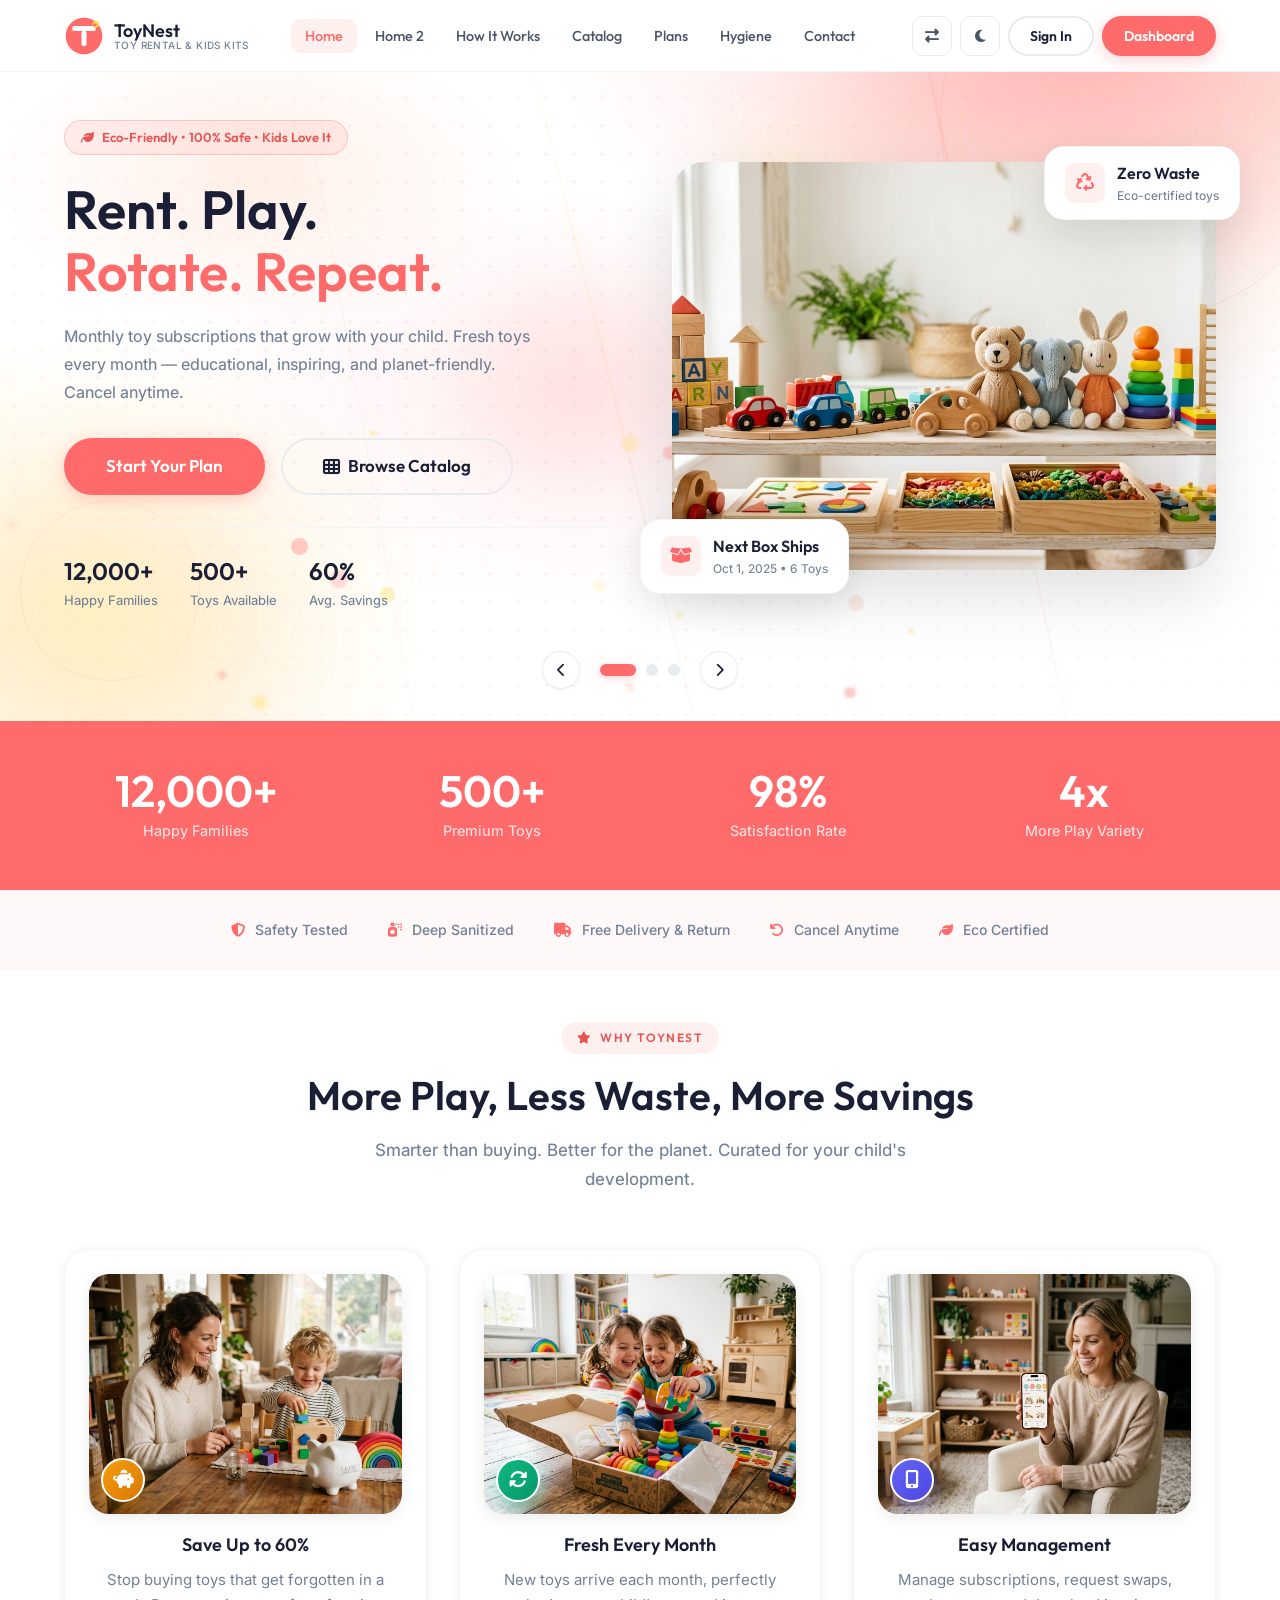
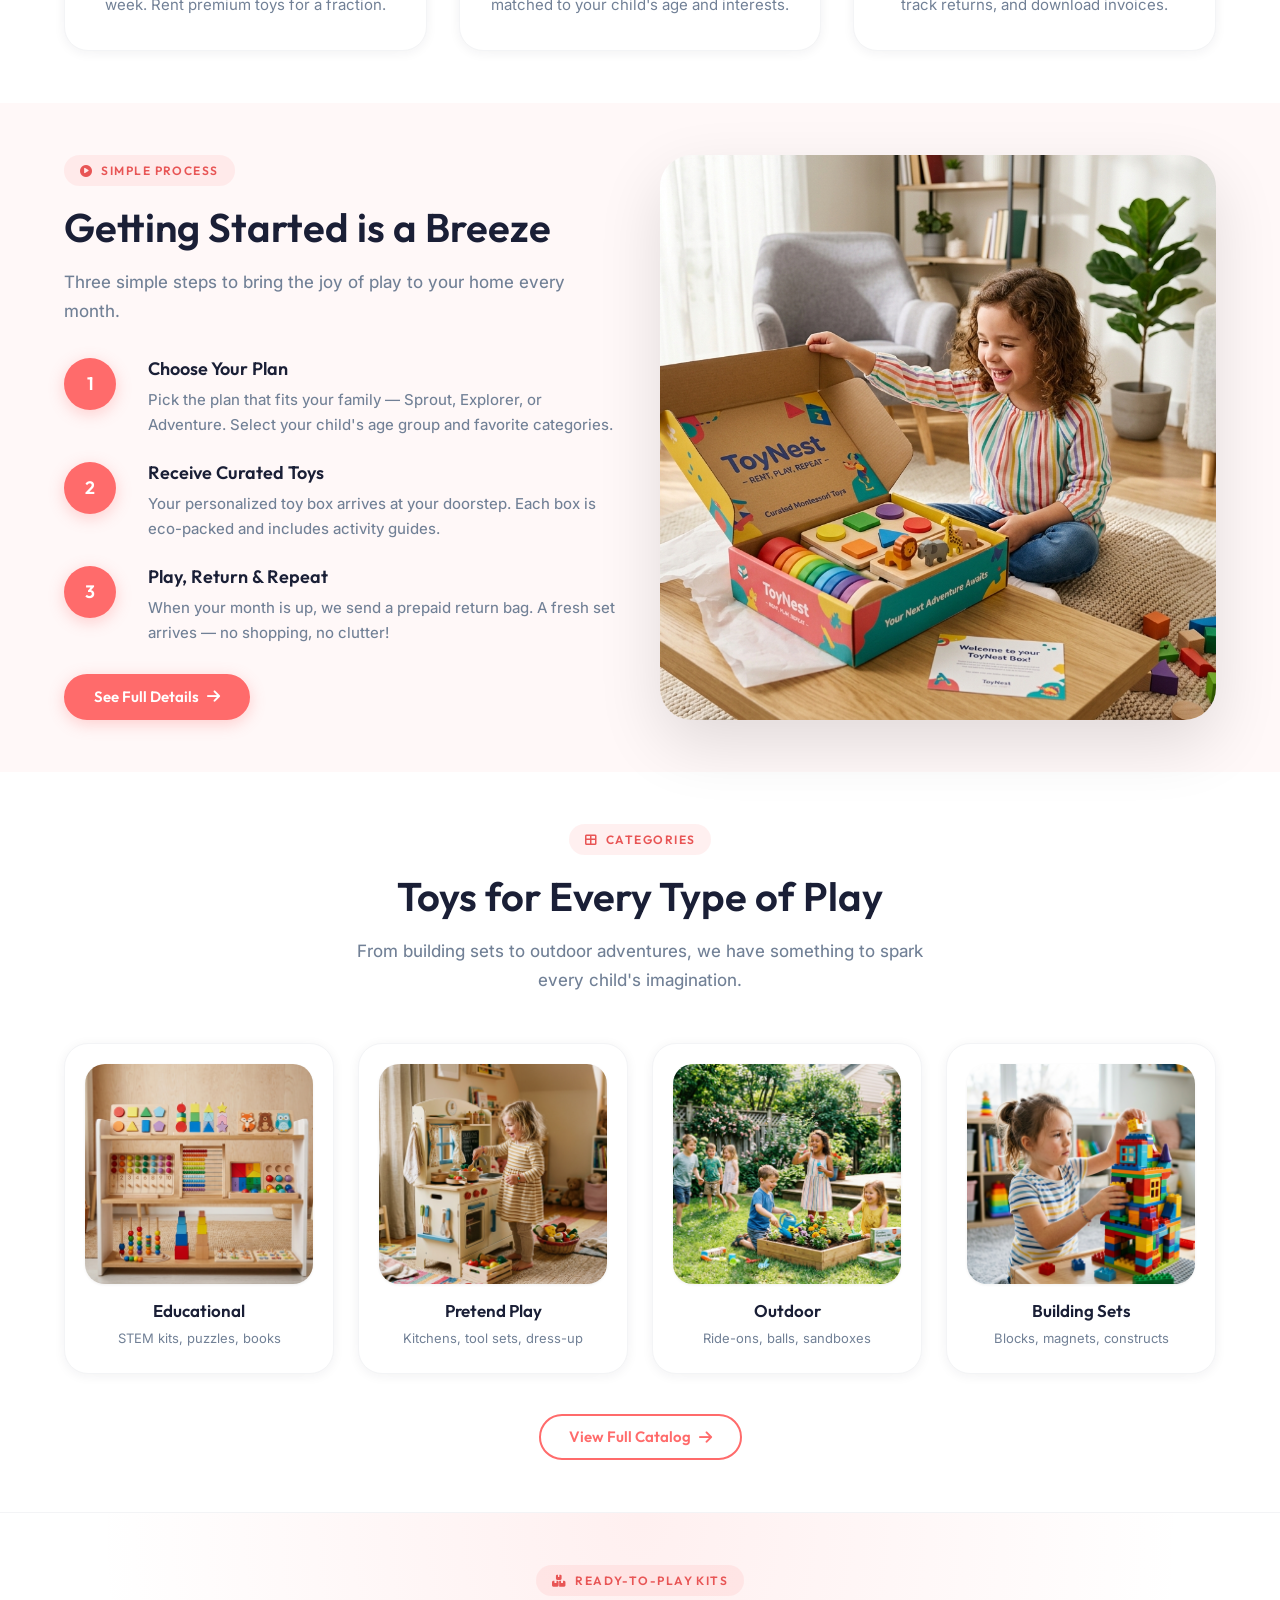
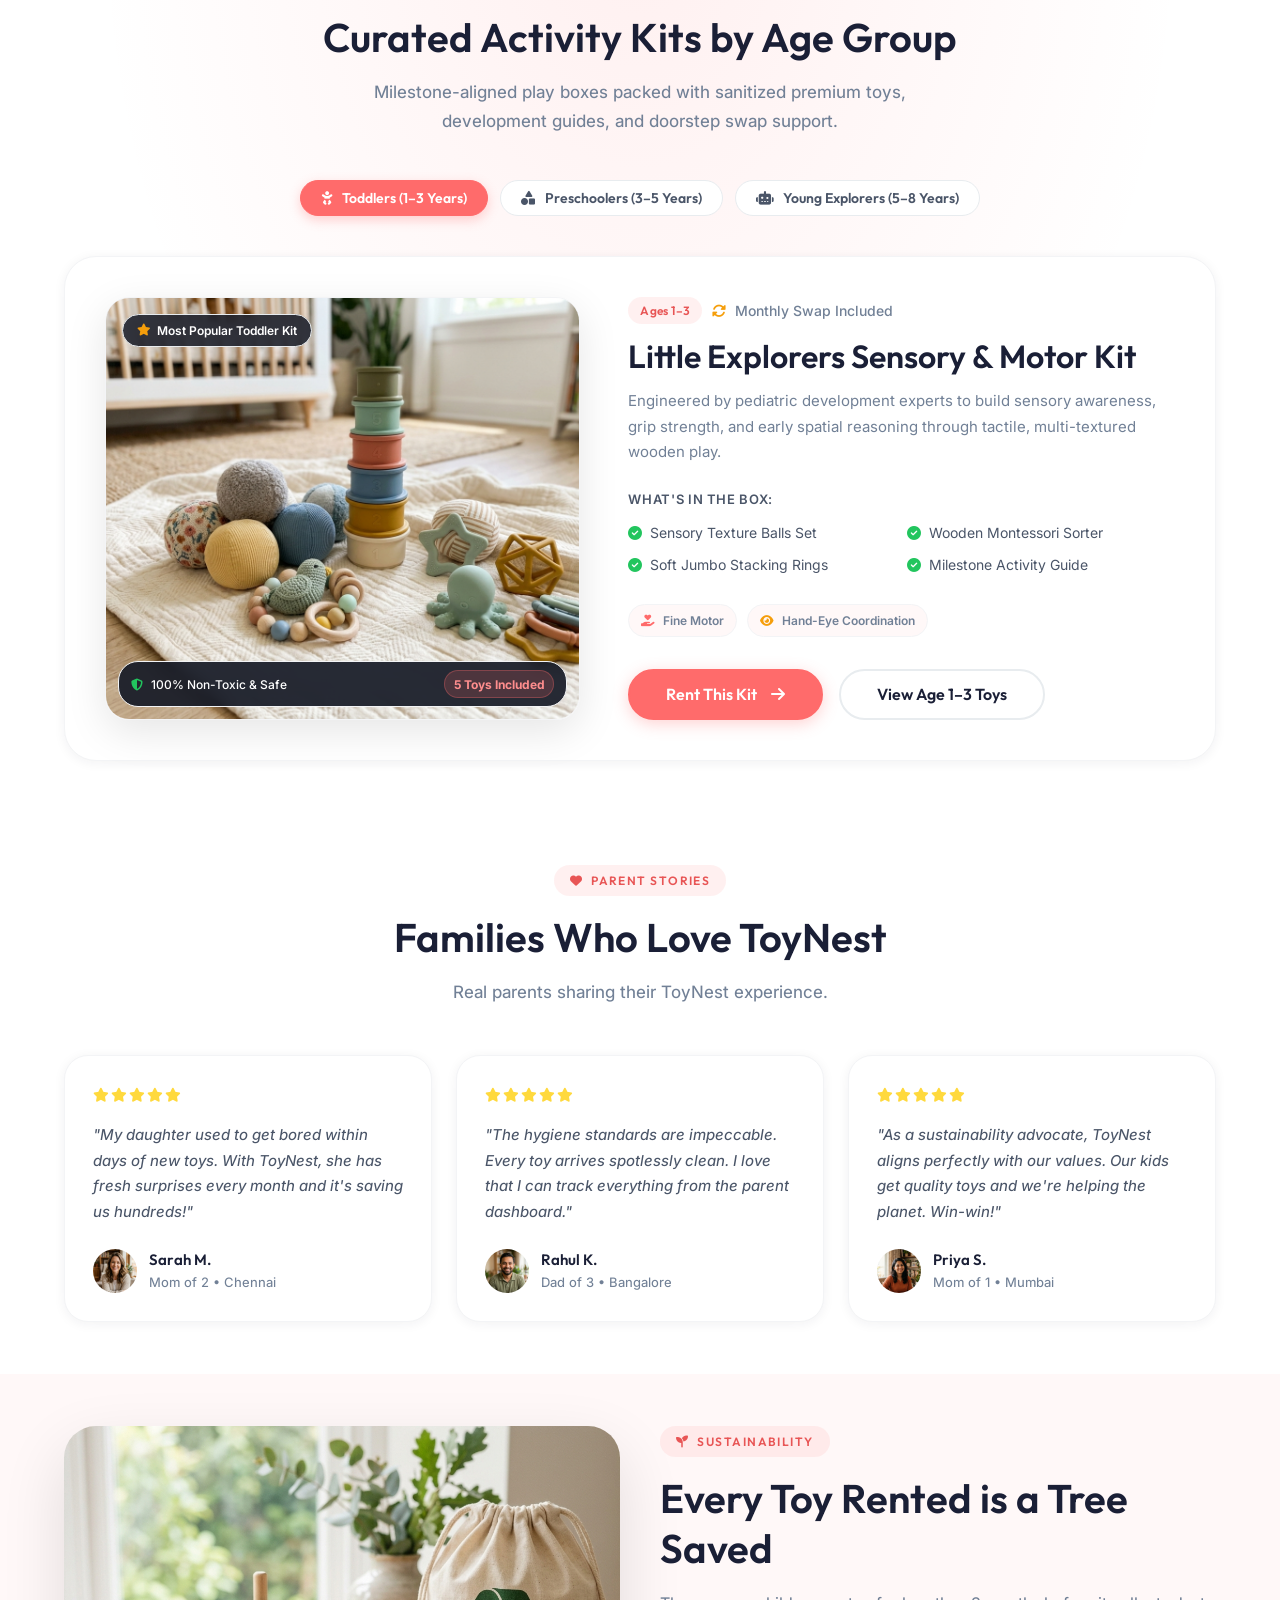
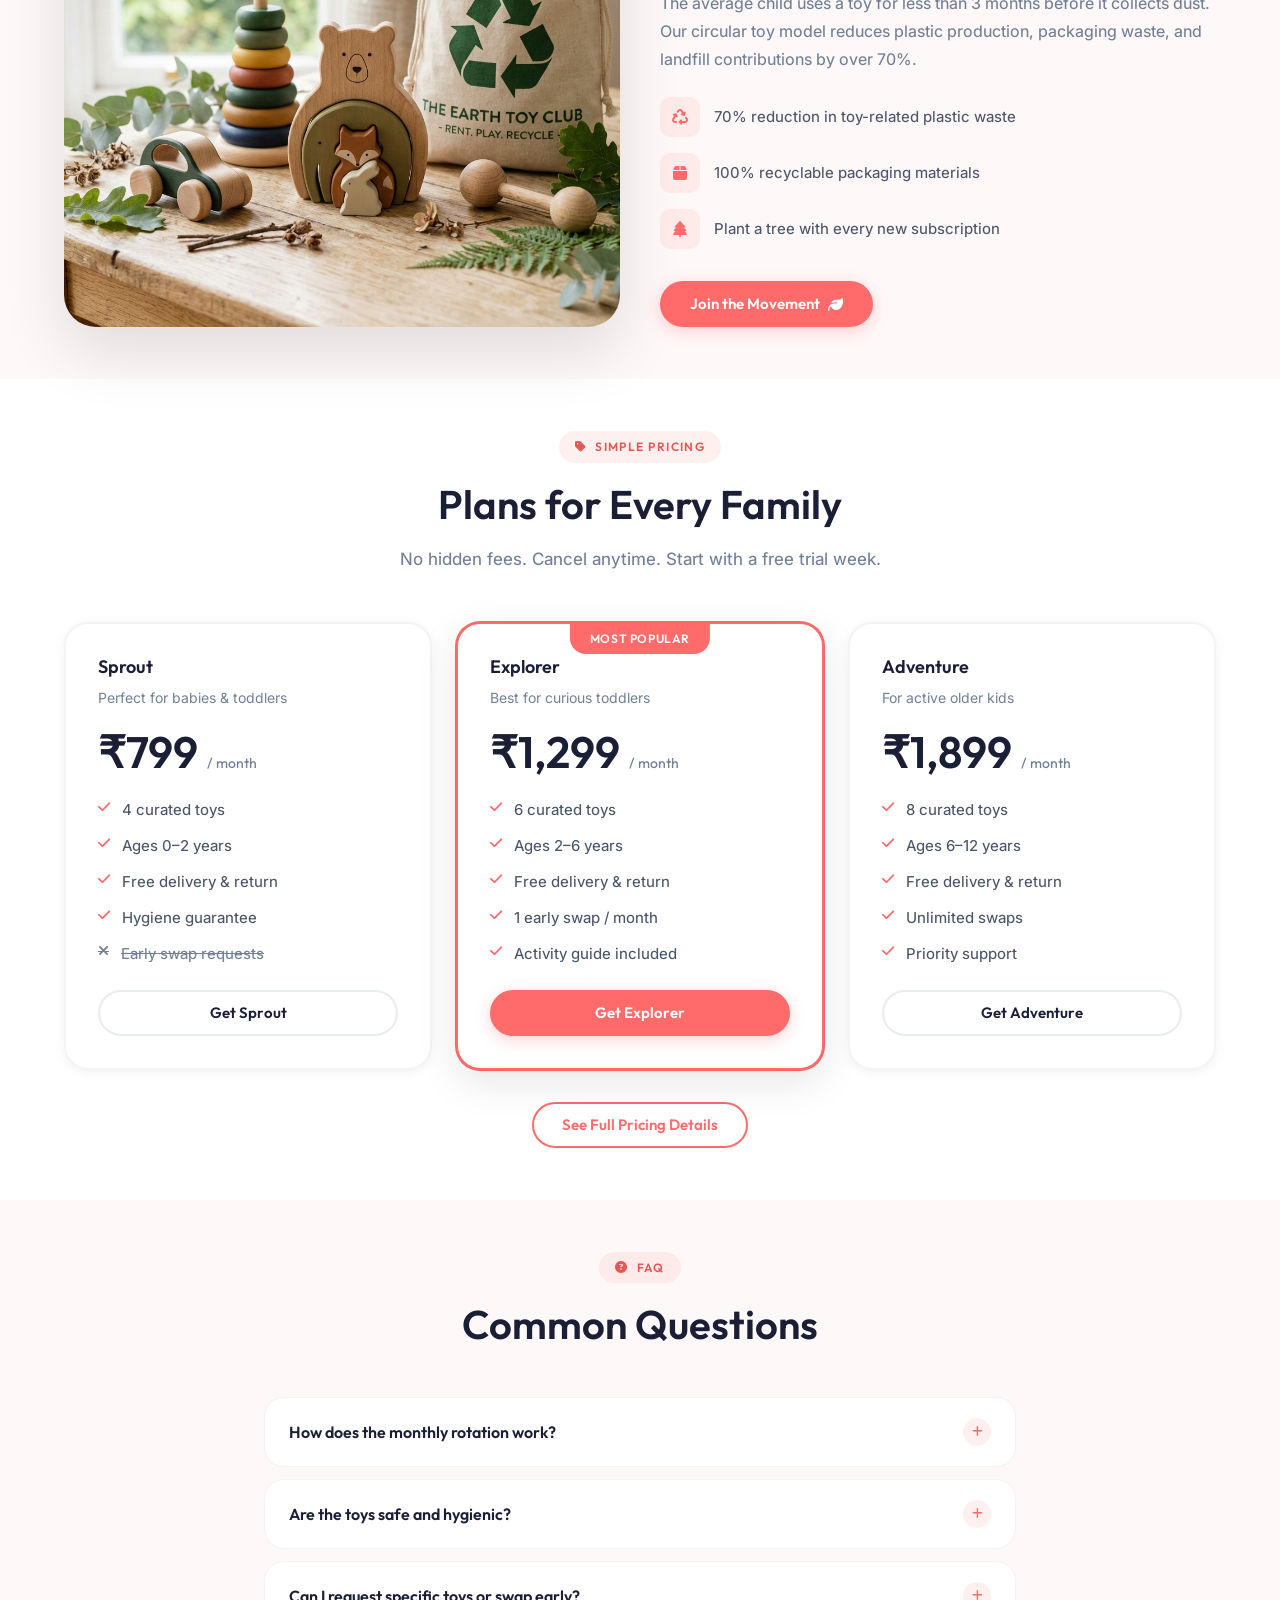
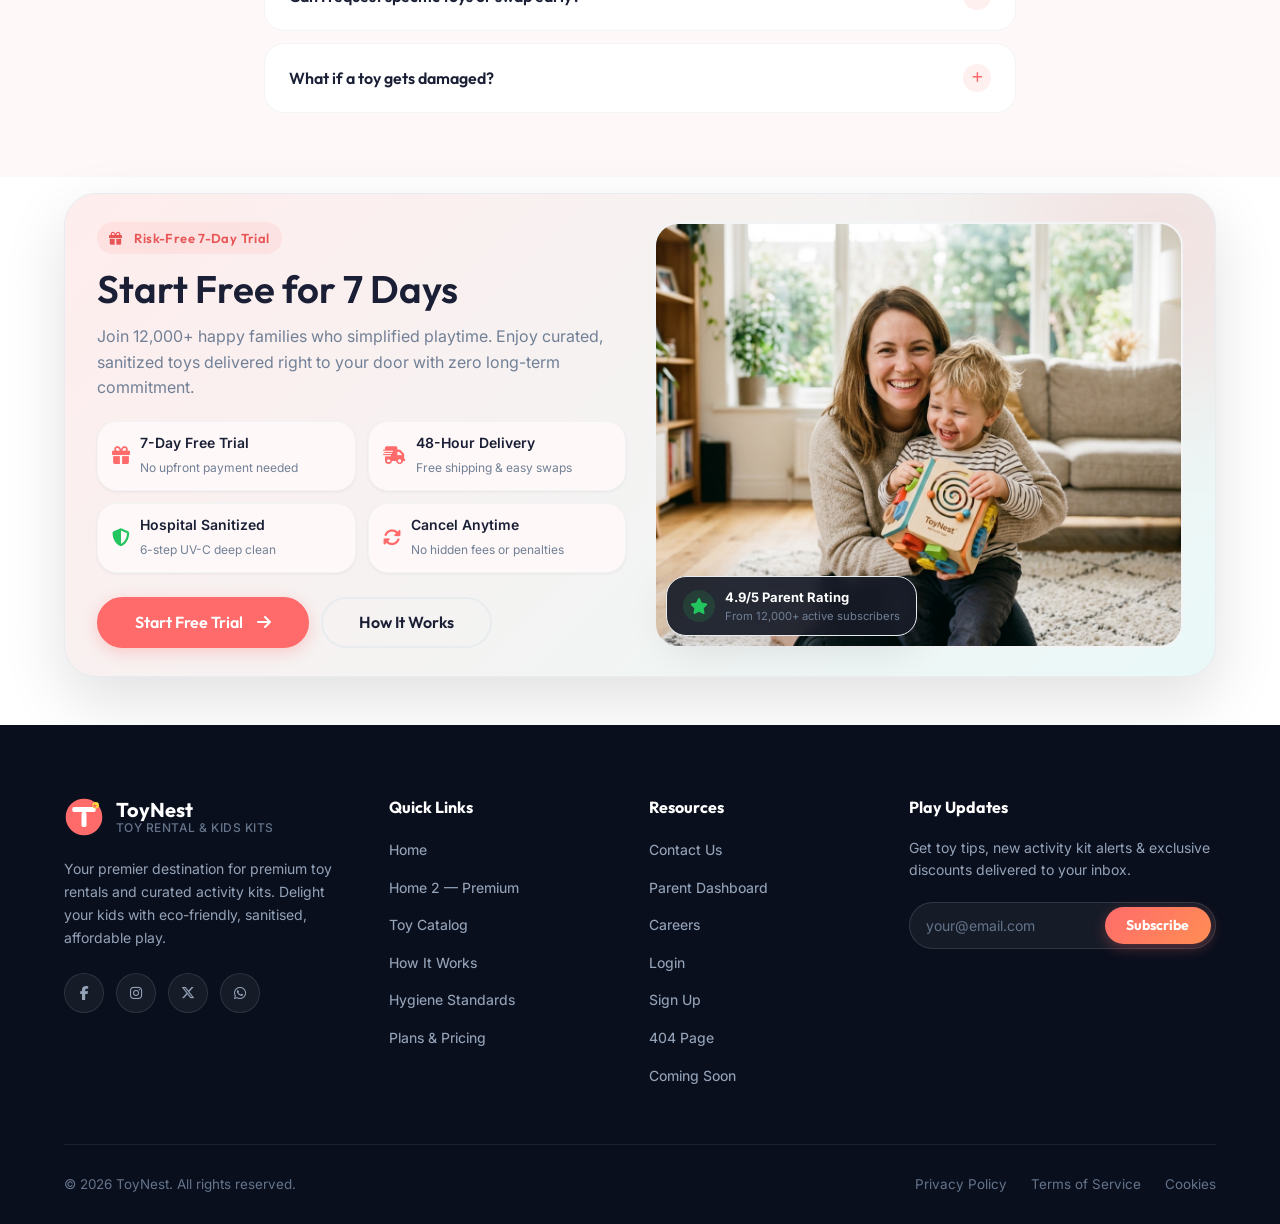
<file: index.html>
<!DOCTYPE html>
<html lang="en" id="root-html">
<head>
  <meta charset="UTF-8">
  <meta name="viewport" content="width=device-width, initial-scale=1.0">
  <meta name="description" content="ToyNest — Premium eco-friendly toy rental subscription for kids. Browse 500+ toys by age group, enjoy monthly rotations, and save 60% vs buying. Start free today.">
  <title>ToyNest | Toy Rental & Kids Activity Kit Subscription</title>
  <link rel="icon" type="image/svg+xml" href="favicon.svg">
  <link rel="stylesheet" href="https://cdnjs.cloudflare.com/ajax/libs/font-awesome/6.5.1/css/all.min.css">
  <link rel="stylesheet" href="style.css">
  <style>
    /* ─── HERO VISUAL EFFECTS ─── */
    .hero-bg { position:absolute;inset:0;z-index:0;pointer-events:none;overflow:hidden; }

    /* === AURORA WAVE === */
    .hero-aurora {
      position:absolute;inset:0;
      background:
        radial-gradient(ellipse 75% 55% at 85% 10%, rgba(255,107,107,0.28) 0%, transparent 55%),
        radial-gradient(ellipse 55% 70% at 5%  85%, rgba(255,217,61,0.20)  0%, transparent 55%),
        radial-gradient(ellipse 50% 45% at 45% 55%, rgba(255,107,107,0.10) 0%, transparent 65%),
        radial-gradient(ellipse 35% 35% at 20% 25%, rgba(255,142,83,0.14)  0%, transparent 60%);
      animation:auroraDrift 12s ease-in-out infinite alternate;
      will-change:transform,opacity;
    }
    @keyframes auroraDrift {
      0%  { opacity:.85; transform:scale(1)    translate(0,0); }
      40% { opacity:1;   transform:scale(1.06) translate(18px,-14px); }
      70% { opacity:.9;  transform:scale(1.03) translate(-8px,10px); }
      100%{ opacity:.85; transform:scale(1)    translate(4px,6px); }
    }

    /* === GRID DOT PATTERN === */
    .hero-grid-dots {
      position:absolute;inset:0;
      background-image:radial-gradient(circle, rgba(255,107,107,0.18) 1.2px, transparent 1.2px);
      background-size:28px 28px;
      mask-image:radial-gradient(ellipse 90% 90% at 50% 50%, black 30%, transparent 100%);
      -webkit-mask-image:radial-gradient(ellipse 90% 90% at 50% 50%, black 30%, transparent 100%);
      animation:gridPulse 5s ease-in-out infinite;
    }
    @keyframes gridPulse { 0%,100%{opacity:.4;} 50%{opacity:.85;} }

    /* === FLOATING GLOWING ORBS === */
    .hero-orb {
      position:absolute;border-radius:50%;
      filter:blur(60px);
      animation:orbFloat 15s ease-in-out infinite;
      pointer-events:none;
      will-change:transform;
    }
    .hero-orb-1 {
      width:560px;height:560px;
      background:radial-gradient(circle at 40% 40%, rgba(255,107,107,0.30), rgba(255,142,83,0.12) 60%, transparent);
      top:-180px;right:-120px;
      animation-duration:18s;
    }
    .hero-orb-2 {
      width:380px;height:380px;
      background:radial-gradient(circle at 50% 50%, rgba(255,217,61,0.22), rgba(255,107,107,0.08) 60%, transparent);
      bottom:-100px;left:-80px;
      animation-duration:13s;animation-delay:-5s;
    }
    .hero-orb-3 {
      width:260px;height:260px;
      background:radial-gradient(circle, rgba(255,107,107,0.18), transparent 70%);
      top:35%;left:35%;
      animation-duration:20s;animation-delay:-10s;
      filter:blur(45px);
    }
    .hero-orb-4 {
      width:180px;height:180px;
      background:radial-gradient(circle, rgba(255,217,61,0.20), transparent 70%);
      top:15%;left:55%;
      animation-duration:11s;animation-delay:-2s;
      filter:blur(40px);
    }
    @keyframes orbFloat {
      0%  { transform:translate(0,0)      scale(1); }
      25% { transform:translate(22px,-28px) scale(1.06); }
      50% { transform:translate(-10px,18px) scale(0.97); }
      75% { transform:translate(14px,8px)  scale(1.04); }
      100%{ transform:translate(0,0)      scale(1); }
    }

    /* === BOKEH SPARKLE CIRCLES === */
    .hero-bokeh {
      position:absolute;inset:0;
      overflow:hidden;
    }
    .hero-bokeh span {
      position:absolute;border-radius:50%;
      background:rgba(255,107,107,0.25);
      filter:blur(1px);
      animation:bokehRise linear infinite;
    }
    @keyframes bokehRise {
      0%  { transform:translateY(0) scale(1);   opacity:0; }
      10% { opacity:1; }
      90% { opacity:.6; }
      100%{ transform:translateY(-120vh) scale(1.4); opacity:0; }
    }

    /* === ANIMATED GEOMETRIC RING === */
    .hero-ring {
      position:absolute;border-radius:50%;border:1.5px solid rgba(255,107,107,0.15);
      animation:ringPulse 6s ease-in-out infinite;
    }
    .hero-ring-1 { width:400px;height:400px;top:-80px;right:-60px; animation-delay:0s; }
    .hero-ring-2 { width:260px;height:260px;top:0px;right:60px; border-color:rgba(255,217,61,0.12); animation-delay:-2s; }
    .hero-ring-3 { width:180px;height:180px;bottom:40px;left:20px; border-color:rgba(255,107,107,0.10); animation-delay:-4s; }
    @keyframes ringPulse {
      0%,100%{ transform:scale(1);   opacity:.5; }
      50%    { transform:scale(1.08); opacity:1; }
    }

    /* === DIAGONAL LIGHT BEAMS === */
    .hero-beam {
      position:absolute;
      top:-15%;right:22%;
      width:1.5px;height:140%;
      background:linear-gradient(to bottom, transparent 0%, rgba(255,107,107,0.18) 35%, rgba(255,107,107,0.08) 65%, transparent 100%);
      transform:rotate(-12deg);
      animation:beamPulse 9s ease-in-out infinite;
      filter:blur(0.5px);
    }
    .hero-beam-2 { right:52%; animation-delay:-3.5s;
      background:linear-gradient(to bottom, transparent 0%, rgba(255,217,61,0.12) 40%, rgba(255,107,107,0.06) 65%, transparent 100%);
      transform:rotate(-14deg);
    }
    .hero-beam-3 { right:72%; animation-delay:-6s; width:1px;
      background:linear-gradient(to bottom, transparent 0%, rgba(255,107,107,0.08) 45%, transparent 100%);
      transform:rotate(-10deg);
    }
    @keyframes beamPulse { 0%,100%{opacity:.35;} 50%{opacity:1;} }

    /* === SHIMMER TOP BORDER === */
    .hero-shimmer-bar {
      position:absolute;top:0;left:0;right:0;height:2.5px;z-index:5;
      background:linear-gradient(90deg, transparent 0%, var(--primary) 30%, var(--accent) 55%, rgba(255,107,107,0.6) 75%, transparent 100%);
      background-size:300% 100%;
      animation:shimmerSlide 2.5s linear infinite;
      opacity:0.9;
    }
    @keyframes shimmerSlide {
      0%  {background-position:200% 0;}
      100%{background-position:-200% 0;}
    }

    /* === CANVAS PARTICLES === */
    #hero-particles { position:absolute;inset:0;z-index:1;pointer-events:none; }

    /* Dark mode adjustments */
    .dark .hero-aurora { opacity:1.2; }
    .dark .hero-orb-1 { background:radial-gradient(circle at 40% 40%, rgba(255,107,107,0.22), rgba(255,142,83,0.10) 60%, transparent); }

    /* Curated Activity Kits section responsive styles */
    .kit-panel { display:none; grid-template-columns:1fr 1.15fr; gap:3rem; align-items:stretch; background:var(--bg-card); border:1px solid var(--border-light); border-radius:var(--radius-3xl); padding:2.5rem; box-shadow:var(--shadow-card); transition:opacity 0.35s ease; }
    .kit-panel.active { display:grid; }
    @media (max-width: 860px) {
      .kit-panel { grid-template-columns: 1fr; gap: 2rem; padding: 1.5rem; }
    }
  </style>
</head>
<body>

<div id="navbar-placeholder"></div>

<!-- HERO -->
<section class="hero" id="hero">
  <!-- VISUAL EFFECTS BACKGROUND -->
  <div class="hero-bg">
    <!-- Aurora gradient -->
    <div class="hero-aurora"></div>
    <!-- Dot grid -->
    <div class="hero-grid-dots"></div>
    <!-- Glowing orbs -->
    <div class="hero-orb hero-orb-1"></div>
    <div class="hero-orb hero-orb-2"></div>
    <div class="hero-orb hero-orb-3"></div>
    <div class="hero-orb hero-orb-4"></div>
    <!-- Geometric rings -->
    <div class="hero-ring hero-ring-1"></div>
    <div class="hero-ring hero-ring-2"></div>
    <div class="hero-ring hero-ring-3"></div>
    <!-- Bokeh sparkles (JS will add more) -->
    <div class="hero-bokeh" id="hero-bokeh"></div>
    <!-- Light beams -->
    <div class="hero-beam"></div>
    <div class="hero-beam hero-beam-2"></div>
    <div class="hero-beam hero-beam-3"></div>
    <!-- Shimmer top bar -->
    <div class="hero-shimmer-bar"></div>
    <!-- Particle canvas -->
    <canvas id="hero-particles"></canvas>
  </div>

  <div class="container" style="position:relative;z-index:2;">

    <div class="hero-slider" id="hero-slider">

      <!-- SLIDE 1 -->
      <div class="hero-slide active" data-slide="0">
        <div class="hero-inner">
          <div class="hero-content">
            <div class="hero-badge">
              <i class="fas fa-leaf"></i>
              Eco-Friendly &bull; 100% Safe &bull; Kids Love It
            </div>
            <h1 class="hero-title">
              Rent. Play.<br>
              <span class="highlight">Rotate. Repeat.</span>
            </h1>
            <p class="hero-desc">Monthly toy subscriptions that grow with your child. Fresh toys every month — educational, inspiring, and planet-friendly. Cancel anytime.</p>
            <div class="hero-ctas">
              <a href="pricing.html" class="btn btn-primary btn-xl" id="hero-cta-primary">Start Your Plan</a>
              <a href="catalog.html" class="btn btn-secondary btn-xl" id="hero-cta-secondary"><i class="fas fa-th"></i> Browse Catalog</a>
            </div>
            <div class="hero-stats">
              <div>
                <div class="hero-stat-num" data-count="12000" data-suffix="+">12,000+</div>
                <div class="hero-stat-label">Happy Families</div>
              </div>
              <div>
                <div class="hero-stat-num" data-count="500" data-suffix="+">500+</div>
                <div class="hero-stat-label">Toys Available</div>
              </div>
              <div>
                <div class="hero-stat-num" data-count="60" data-suffix="%">60%</div>
                <div class="hero-stat-label">Avg. Savings</div>
              </div>
            </div>
          </div>
          <div class="hero-visual">
            <div class="hero-img-wrap">
              <img src="assets/images/hero_toys_1790218188914.jpg" alt="Happy child playing with colorful educational toys" loading="eager">
            </div>
            <div class="hero-float-card card-1">
              <div class="card-icon"><i class="fas fa-box-open"></i></div>
              <div class="card-text">
                <div class="label">Next Box Ships</div>
                <div class="sub">Oct 1, 2025 &bull; 6 Toys</div>
              </div>
            </div>
            <div class="hero-float-card card-2">
              <div class="card-icon"><i class="fas fa-recycle"></i></div>
              <div class="card-text">
                <div class="label">Zero Waste</div>
                <div class="sub">Eco-certified toys</div>
              </div>
            </div>
          </div>
        </div>
      </div>

      <!-- SLIDE 2 -->
      <div class="hero-slide" data-slide="1">
        <div class="hero-inner">
          <div class="hero-content">
            <div class="hero-badge">
              <i class="fas fa-brain"></i>
              STEM &amp; Skill Development &bull; Expert Curated
            </div>
            <h1 class="hero-title">
              Unlock Skills.<br>
              <span class="highlight">Inspire Minds.</span>
            </h1>
            <p class="hero-desc">Discover age-tailored activity kits and developmental toys designed to boost cognitive growth, spatial problem-solving, and hands-on creativity.</p>
            <div class="hero-ctas">
              <a href="catalog.html" class="btn btn-primary btn-xl" id="hero-cta-slide2-primary"><i class="fas fa-boxes-stacked"></i> Explore Activity Kits</a>
              <a href="how-it-works.html" class="btn btn-secondary btn-xl" id="hero-cta-slide2-secondary"><i class="fas fa-play-circle"></i> How It Works</a>
            </div>
            <div class="hero-stats">
              <div>
                <div class="hero-stat-num" data-count="150" data-suffix="+">150+</div>
                <div class="hero-stat-label">STEM &amp; Skill Kits</div>
              </div>
              <div>
                <div class="hero-stat-num">0 - 12</div>
                <div class="hero-stat-label">Age Specific Groups</div>
              </div>
              <div>
                <div class="hero-stat-num">4.9/5</div>
                <div class="hero-stat-label">Parent Satisfaction</div>
              </div>
            </div>
          </div>
          <div class="hero-visual">
            <div class="hero-img-wrap">
              <img src="assets/images/educational_toys_shelf_1790218297526.jpg" alt="Educational toys and STEM development kits" loading="lazy">
            </div>
            <div class="hero-float-card card-1">
              <div class="card-icon"><i class="fas fa-award"></i></div>
              <div class="card-text">
                <div class="label">Expert Approved</div>
                <div class="sub">Montessori &amp; STEM</div>
              </div>
            </div>
            <div class="hero-float-card card-2">
              <div class="card-icon"><i class="fas fa-lightbulb"></i></div>
              <div class="card-text">
                <div class="label">Brain Boost</div>
                <div class="sub">+40% Skill Growth</div>
              </div>
            </div>
          </div>
        </div>
      </div>

      <!-- SLIDE 3 -->
      <div class="hero-slide" data-slide="2">
        <div class="hero-inner">
          <div class="hero-content">
            <div class="hero-badge">
              <i class="fas fa-shield-virus"></i>
              Hospital-Grade Sanitized &bull; Zero Hassle Swaps
            </div>
            <h1 class="hero-title">
              Pure Joy.<br>
              <span class="highlight">Zero Clutter.</span>
            </h1>
            <p class="hero-desc">Say goodbye to overflowing toy bins and wasted money. Swap toys effortlessly whenever your child is ready for their next exciting discovery box.</p>
            <div class="hero-ctas">
              <a href="pricing.html" class="btn btn-primary btn-xl" id="hero-cta-slide3-primary">View Subscription Plans</a>
              <a href="hygiene.html" class="btn btn-secondary btn-xl" id="hero-cta-slide3-secondary"><i class="fas fa-pump-medical"></i> Hygiene Standard</a>
            </div>
            <div class="hero-stats">
              <div>
                <div class="hero-stat-num" data-count="99" data-suffix=".9%">99.9%</div>
                <div class="hero-stat-label">Germ Sanitized</div>
              </div>
              <div>
                <div class="hero-stat-num">Free</div>
                <div class="hero-stat-label">Doorstep Swaps</div>
              </div>
              <div>
                <div class="hero-stat-num">100%</div>
                <div class="hero-stat-label">Flexible &amp; Risk Free</div>
              </div>
            </div>
          </div>
          <div class="hero-visual">
            <div class="hero-img-wrap">
              <img src="assets/images/toy_subscription_box_1790218273378.jpg" alt="Child unboxing ToyNest subscription kit" loading="lazy">
            </div>
            <div class="hero-float-card card-1">
              <div class="card-icon"><i class="fas fa-truck-fast"></i></div>
              <div class="card-text">
                <div class="label">Free Doorstep Swap</div>
                <div class="sub">Delivered in 48 hours</div>
              </div>
            </div>
            <div class="hero-float-card card-2">
              <div class="card-icon"><i class="fas fa-shield-virus"></i></div>
              <div class="card-text">
                <div class="label">UV Sanitized</div>
                <div class="sub">100% Germ-free guarantee</div>
              </div>
            </div>
          </div>
        </div>
      </div>

    </div>

    <!-- SLIDER CONTROLS (Arrows & Dots) -->
    <div class="hero-slider-controls">
      <button class="hero-slider-arrow prev" id="hero-prev" aria-label="Previous Slide"><i class="fas fa-chevron-left"></i></button>
      <div class="hero-slider-dots">
        <button class="hero-dot active" aria-label="Go to Slide 1" data-slide-target="0"></button>
        <button class="hero-dot" aria-label="Go to Slide 2" data-slide-target="1"></button>
        <button class="hero-dot" aria-label="Go to Slide 3" data-slide-target="2"></button>
      </div>
      <button class="hero-slider-arrow next" id="hero-next" aria-label="Next Slide"><i class="fas fa-chevron-right"></i></button>
    </div>
  </div>
</section>

<!-- STATS -->
<div class="stats-strip">
  <div class="container">
    <div class="stats-grid">
      <div>
        <div class="stat-num" data-count="12000" data-suffix="+">12,000+</div>
        <div class="stat-label">Happy Families</div>
      </div>
      <div>
        <div class="stat-num" data-count="500" data-suffix="+">500+</div>
        <div class="stat-label">Premium Toys</div>
      </div>
      <div>
        <div class="stat-num" data-count="98" data-suffix="%">98%</div>
        <div class="stat-label">Satisfaction Rate</div>
      </div>
      <div>
        <div class="stat-num" data-count="4" data-suffix="x">4x</div>
        <div class="stat-label">More Play Variety</div>
      </div>
    </div>
  </div>
</div>

<!-- TRUST STRIP -->
<div style="background:var(--bg-surface);padding:1.75rem 0;border-top:1px solid var(--border-light);border-bottom:1px solid var(--border-light);">
  <div class="container">
    <div style="display:flex;align-items:center;justify-content:center;gap:2.5rem;flex-wrap:wrap;">
      <div style="display:flex;align-items:center;gap:0.625rem;color:var(--text-muted);font-size:0.875rem;font-weight:500;">
        <i class="fas fa-shield-alt" style="color:var(--primary);"></i> Safety Tested
      </div>
      <div style="display:flex;align-items:center;gap:0.625rem;color:var(--text-muted);font-size:0.875rem;font-weight:500;">
        <i class="fas fa-spray-can" style="color:var(--primary);"></i> Deep Sanitized
      </div>
      <div style="display:flex;align-items:center;gap:0.625rem;color:var(--text-muted);font-size:0.875rem;font-weight:500;">
        <i class="fas fa-truck" style="color:var(--primary);"></i> Free Delivery & Return
      </div>
      <div style="display:flex;align-items:center;gap:0.625rem;color:var(--text-muted);font-size:0.875rem;font-weight:500;">
        <i class="fas fa-undo" style="color:var(--primary);"></i> Cancel Anytime
      </div>
      <div style="display:flex;align-items:center;gap:0.625rem;color:var(--text-muted);font-size:0.875rem;font-weight:500;">
        <i class="fas fa-leaf" style="color:var(--primary);"></i> Eco Certified
      </div>
    </div>
  </div>
</div>

<!-- WHY TOYNEST -->
<section class="section" id="why">
  <div class="container">
    <div class="text-center reveal" style="margin-bottom:3.5rem;">
      <span class="section-label"><i class="fas fa-star"></i> Why ToyNest</span>
      <h2 class="section-heading">More Play, Less Waste, More Savings</h2>
      <p class="section-sub">Smarter than buying. Better for the planet. Curated for your child's development.</p>
    </div>
    <div class="grid-3" style="gap:2rem;">
      <div class="card reveal" style="padding:1.5rem 1.5rem 2rem;text-align:center;">
        <div class="feature-card-img">
          <img src="assets/images/index_why_save_money.jpg" alt="Mother and toddler saving money with wooden educational toys">
          <div class="feature-card-badge" style="background:linear-gradient(135deg, #F59E0B, #D97706);box-shadow:0 6px 16px rgba(245,158,11,0.45);">
            <i class="fas fa-piggy-bank"></i>
          </div>
        </div>
        <h3 style="font-size:1.125rem;margin-bottom:0.625rem;">Save Up to 60%</h3>
        <p style="font-size:0.9375rem;color:var(--text-muted);line-height:1.7;">Stop buying toys that get forgotten in a week. Rent premium toys for a fraction.</p>
      </div>
      <div class="card reveal" style="padding:1.5rem 1.5rem 2rem;text-align:center;animation-delay:0.1s;">
        <div class="feature-card-img">
          <img src="assets/images/index_why_fresh_monthly.jpg" alt="Children unpacking a new monthly toy delivery box">
          <div class="feature-card-badge" style="background:linear-gradient(135deg, #10B981, #059669);box-shadow:0 6px 16px rgba(16,185,129,0.45);">
            <i class="fas fa-rotate"></i>
          </div>
        </div>
        <h3 style="font-size:1.125rem;margin-bottom:0.625rem;">Fresh Every Month</h3>
        <p style="font-size:0.9375rem;color:var(--text-muted);line-height:1.7;">New toys arrive each month, perfectly matched to your child's age and interests.</p>
      </div>
      <div class="card reveal" style="padding:1.5rem 1.5rem 2rem;text-align:center;animation-delay:0.2s;">
        <div class="feature-card-img">
          <img src="assets/images/index_why_easy_management.jpg" alt="Parent managing subscription on mobile phone">
          <div class="feature-card-badge" style="background:linear-gradient(135deg, #6366F1, #4F46E5);box-shadow:0 6px 16px rgba(99,102,241,0.45);">
            <i class="fas fa-mobile-screen-button"></i>
          </div>
        </div>
        <h3 style="font-size:1.125rem;margin-bottom:0.625rem;">Easy Management</h3>
        <p style="font-size:0.9375rem;color:var(--text-muted);line-height:1.7;">Manage subscriptions, request swaps, track returns, and download invoices.</p>
      </div>
    </div>
  </div>
</section>

<!-- HOW IT WORKS TEASER -->
<section class="section" style="background:var(--bg-surface);">
  <div class="container">
    <div style="display:grid;grid-template-columns:repeat(auto-fit, minmax(300px, 1fr));gap:2.5rem;align-items:stretch;">
      <div class="reveal">
        <span class="section-label"><i class="fas fa-play-circle"></i> Simple Process</span>
        <h2 class="section-heading">Getting Started is a Breeze</h2>
        <p class="section-sub" style="margin-bottom:2rem;">Three simple steps to bring the joy of play to your home every month.</p>
        <div style="display:flex;flex-direction:column;gap:1.5rem;">
          <div class="step-item" style="margin-bottom:0;">
            <div class="step-number">1</div>
            <div class="step-content">
              <h3>Choose Your Plan</h3>
              <p>Pick the plan that fits your family — Sprout, Explorer, or Adventure. Select your child's age group and favorite categories.</p>
            </div>
          </div>
          <div class="step-item" style="margin-bottom:0;">
            <div class="step-number">2</div>
            <div class="step-content">
              <h3>Receive Curated Toys</h3>
              <p>Your personalized toy box arrives at your doorstep. Each box is eco-packed and includes activity guides.</p>
            </div>
          </div>
          <div class="step-item" style="margin-bottom:0;">
            <div class="step-number">3</div>
            <div class="step-content">
              <h3>Play, Return & Repeat</h3>
              <p>When your month is up, we send a prepaid return bag. A fresh set arrives — no shopping, no clutter!</p>
            </div>
          </div>
        </div>
        <a href="how-it-works.html" class="btn btn-primary" style="margin-top:1.75rem;" id="home-hiw-cta">See Full Details <i class="fas fa-arrow-right"></i></a>
      </div>
      <div class="reveal" style="animation-delay:0.2s;align-self:stretch;display:flex;flex-direction:column;">
        <div style="border-radius:var(--radius-3xl);overflow:hidden;box-shadow:var(--shadow-xl);width:100%;height:100%;min-height:420px;flex:1;">
          <img src="assets/images/getting_started_steps.jpg" alt="Child opening ToyNest subscription box" style="width:100%;height:100%;object-fit:cover;display:block;">
        </div>
      </div>
    </div>
  </div>
</section>

<!-- FEATURED CATEGORIES -->
<section class="section" id="categories">
  <div class="container">
    <div class="text-center reveal" style="margin-bottom:3rem;">
      <span class="section-label"><i class="fas fa-th-large"></i> Categories</span>
      <h2 class="section-heading">Toys for Every Type of Play</h2>
      <p class="section-sub">From building sets to outdoor adventures, we have something to spark every child's imagination.</p>
    </div>
    <div class="grid-4 reveal">
      <a href="catalog.html?cat=educational" class="card category-card" id="cat-educational">
        <div class="category-card-img">
          <img src="assets/images/category_educational.jpg" alt="Educational toys">
        </div>
        <h3 class="category-card-title">Educational</h3>
        <p class="category-card-desc">STEM kits, puzzles, books</p>
      </a>
      <a href="catalog.html?cat=pretend" class="card category-card" id="cat-pretend">
        <div class="category-card-img">
          <img src="assets/images/pretend_play_kitchen_1790218338886.jpg" alt="Pretend play toys">
        </div>
        <h3 class="category-card-title">Pretend Play</h3>
        <p class="category-card-desc">Kitchens, tool sets, dress-up</p>
      </a>
      <a href="catalog.html?cat=outdoor" class="card category-card" id="cat-outdoor">
        <div class="category-card-img">
          <img src="assets/images/outdoor_play_kids_1790218314047.jpg" alt="Outdoor play toys">
        </div>
        <h3 class="category-card-title">Outdoor</h3>
        <p class="category-card-desc">Ride-ons, balls, sandboxes</p>
      </a>
      <a href="catalog.html?cat=building" class="card category-card" id="cat-building">
        <div class="category-card-img">
          <img src="assets/images/building_blocks_set_1790218370372.jpg" alt="Building set toys">
        </div>
        <h3 class="category-card-title">Building Sets</h3>
        <p class="category-card-desc">Blocks, magnets, constructs</p>
      </a>
    </div>
    <div style="margin-top:2.5rem;display:flex;justify-content:center;align-items:center;">
      <a href="catalog.html" class="btn btn-outline-primary" id="view-all-cats">View Full Catalog <i class="fas fa-arrow-right"></i></a>
    </div>
  </div>
</section>

<!-- CURATED ACTIVITY KITS BY AGE GROUP -->
<section class="section" id="activity-kits" style="border-top:1px solid var(--border-light);background:radial-gradient(ellipse at 50% 0%, var(--primary-subtle) 0%, transparent 60%);">
  <div class="container">
    <div class="text-center reveal" style="margin-bottom:2.75rem;">
      <span class="section-label"><i class="fas fa-boxes-stacked"></i> Ready-to-Play Kits</span>
      <h2 class="section-heading">Curated Activity Kits by Age Group</h2>
      <p class="section-sub">Milestone-aligned play boxes packed with sanitized premium toys, development guides, and doorstep swap support.</p>
    </div>

    <!-- Age Group Tabs -->
    <div class="filter-tabs reveal" id="kit-age-tabs" style="gap:0.75rem;margin-bottom:2.5rem;">
      <button type="button" class="filter-tab active" data-kit-target="kit-toddler"><i class="fas fa-baby" style="margin-right:0.4rem;"></i> Toddlers (1–3 Years)</button>
      <button type="button" class="filter-tab" data-kit-target="kit-preschool"><i class="fas fa-shapes" style="margin-right:0.4rem;"></i> Preschoolers (3–5 Years)</button>
      <button type="button" class="filter-tab" data-kit-target="kit-stem"><i class="fas fa-robot" style="margin-right:0.4rem;"></i> Young Explorers (5–8 Years)</button>
    </div>

    <!-- Kit Panels -->
    <div id="kit-panels-wrapper">
      
      <!-- Panel 1: Toddler (1-3 Years) -->
      <div class="kit-panel active reveal" id="kit-toddler">
        <div style="position:relative;border-radius:var(--radius-2xl);overflow:hidden;height:100%;min-height:320px;box-shadow:var(--shadow-lg);border:1px solid var(--border-light);">
          <img src="assets/images/sensory_discovery_set.jpg" alt="Toddler sensory discovery activity kit" style="width:100%;height:100%;object-fit:cover;">
          <div style="position:absolute;top:1rem;left:1rem;background:rgba(22,27,39,0.85);backdrop-filter:blur(8px);border:1px solid var(--border-default);color:#fff;padding:0.35rem 0.85rem;border-radius:var(--radius-full);font-size:0.75rem;font-weight:600;display:flex;align-items:center;gap:0.4rem;">
            <i class="fas fa-star" style="color:var(--amber);"></i> Most Popular Toddler Kit
          </div>
          <div style="position:absolute;bottom:0.75rem;left:0.75rem;right:0.75rem;background:rgba(22,27,39,0.92);backdrop-filter:blur(8px);border:1px solid var(--border-light);padding:0.5rem 0.75rem;border-radius:var(--radius-xl);display:flex;align-items:center;justify-content:space-between;gap:0.5rem;color:#fff;">
            <span style="font-size:0.75rem;font-weight:500;white-space:nowrap;overflow:hidden;text-overflow:ellipsis;"><i class="fas fa-shield-halved" style="color:var(--green);margin-right:0.3rem;"></i> 100% Non-Toxic &amp; Safe</span>
            <span style="font-size:0.75rem;font-weight:700;color:#ff8e8e;background:rgba(255,107,107,0.18);padding:0.2rem 0.55rem;border-radius:var(--radius-full);border:1px solid rgba(255,107,107,0.3);white-space:nowrap;flex-shrink:0;">5 Toys Included</span>
          </div>
        </div>

        <div>
          <div style="display:flex;align-items:center;gap:0.6rem;margin-bottom:0.75rem;">
            <span class="badge badge-primary" style="font-size:0.75rem;">Ages 1–3</span>
            <span style="color:var(--text-muted);font-size:0.875rem;font-weight:500;"><i class="fas fa-rotate" style="color:var(--amber);margin-right:0.3rem;"></i> Monthly Swap Included</span>
          </div>
          <h3 style="font-size:clamp(1.5rem,2.5vw,2rem);margin-bottom:0.75rem;color:var(--text-heading);line-height:1.25;">Little Explorers Sensory &amp; Motor Kit</h3>
          <p style="color:var(--text-muted);font-size:0.9375rem;line-height:1.7;margin-bottom:1.5rem;">Engineered by pediatric development experts to build sensory awareness, grip strength, and early spatial reasoning through tactile, multi-textured wooden play.</p>
          
          <div style="margin-bottom:1.75rem;">
            <div style="font-size:0.8125rem;font-weight:600;text-transform:uppercase;letter-spacing:0.05em;color:var(--text-body);margin-bottom:0.75rem;">What's In The Box:</div>
            <div style="display:grid;grid-template-columns:repeat(auto-fit, minmax(200px, 1fr));gap:0.625rem;">
              <div style="display:flex;align-items:center;gap:0.5rem;font-size:0.875rem;color:var(--text-body);"><i class="fas fa-check-circle" style="color:var(--green);font-size:0.875rem;"></i> Sensory Texture Balls Set</div>
              <div style="display:flex;align-items:center;gap:0.5rem;font-size:0.875rem;color:var(--text-body);"><i class="fas fa-check-circle" style="color:var(--green);font-size:0.875rem;"></i> Wooden Montessori Sorter</div>
              <div style="display:flex;align-items:center;gap:0.5rem;font-size:0.875rem;color:var(--text-body);"><i class="fas fa-check-circle" style="color:var(--green);font-size:0.875rem;"></i> Soft Jumbo Stacking Rings</div>
              <div style="display:flex;align-items:center;gap:0.5rem;font-size:0.875rem;color:var(--text-body);"><i class="fas fa-check-circle" style="color:var(--green);font-size:0.875rem;"></i> Milestone Activity Guide</div>
            </div>
          </div>

          <div style="display:flex;align-items:center;gap:0.625rem;margin-bottom:2rem;flex-wrap:wrap;">
            <span style="font-size:0.75rem;font-weight:600;padding:0.35rem 0.75rem;background:var(--bg-surface);border:1px solid var(--border-light);border-radius:var(--radius-full);color:var(--text-muted);"><i class="fas fa-hand-holding-heart" style="color:var(--primary);margin-right:0.3rem;"></i> Fine Motor</span>
            <span style="font-size:0.75rem;font-weight:600;padding:0.35rem 0.75rem;background:var(--bg-surface);border:1px solid var(--border-light);border-radius:var(--radius-full);color:var(--text-muted);"><i class="fas fa-eye" style="color:var(--amber);margin-right:0.3rem;"></i> Hand-Eye Coordination</span>
          </div>

          <div style="display:flex;gap:1rem;flex-wrap:wrap;">
            <a href="signup.html" class="btn btn-primary btn-lg" id="kit-toddler-cta">Rent This Kit <i class="fas fa-arrow-right" style="margin-left:0.35rem;"></i></a>
            <a href="catalog.html?cat=educational" class="btn btn-secondary btn-lg" id="kit-toddler-more">View Age 1–3 Toys</a>
          </div>
        </div>
      </div>

      <!-- Panel 2: Preschool (3-5 Years) -->
      <div class="kit-panel reveal" id="kit-preschool">
        <div style="position:relative;border-radius:var(--radius-2xl);overflow:hidden;height:100%;min-height:320px;box-shadow:var(--shadow-lg);border:1px solid var(--border-light);">
          <img src="assets/images/kit_preschoolers_creators.jpg" alt="Preschool imaginative roleplay activity kit" style="width:100%;height:100%;object-fit:cover;">
          <div style="position:absolute;top:1rem;left:1rem;background:rgba(22,27,39,0.85);backdrop-filter:blur(8px);border:1px solid var(--border-default);color:#fff;padding:0.35rem 0.85rem;border-radius:var(--radius-full);font-size:0.75rem;font-weight:600;display:flex;align-items:center;gap:0.4rem;">
            <i class="fas fa-palette" style="color:var(--primary);"></i> Top Creative Pick
          </div>
          <div style="position:absolute;bottom:0.75rem;left:0.75rem;right:0.75rem;background:rgba(22,27,39,0.92);backdrop-filter:blur(8px);border:1px solid var(--border-light);padding:0.5rem 0.75rem;border-radius:var(--radius-xl);display:flex;align-items:center;justify-content:space-between;gap:0.5rem;color:#fff;">
            <span style="font-size:0.75rem;font-weight:500;white-space:nowrap;overflow:hidden;text-overflow:ellipsis;"><i class="fas fa-leaf" style="color:var(--green);margin-right:0.3rem;"></i> Eco Wood &amp; Safe Dyes</span>
            <span style="font-size:0.75rem;font-weight:700;color:#ff8e8e;background:rgba(255,107,107,0.18);padding:0.2rem 0.55rem;border-radius:var(--radius-full);border:1px solid rgba(255,107,107,0.3);white-space:nowrap;flex-shrink:0;">6 Toys Included</span>
          </div>
        </div>

        <div>
          <div style="display:flex;align-items:center;gap:0.6rem;margin-bottom:0.75rem;">
            <span class="badge badge-primary" style="font-size:0.75rem;">Ages 3–5</span>
            <span style="color:var(--text-muted);font-size:0.875rem;font-weight:500;"><i class="fas fa-rotate" style="color:var(--amber);margin-right:0.3rem;"></i> Monthly Swap Included</span>
          </div>
          <h3 style="font-size:clamp(1.5rem,2.5vw,2rem);margin-bottom:0.75rem;color:var(--text-heading);line-height:1.25;">Little Creators &amp; Storytellers Kit</h3>
          <p style="color:var(--text-muted);font-size:0.9375rem;line-height:1.7;margin-bottom:1.5rem;">Fosters social-emotional intelligence, language development, and spatial cognition with open-ended pretend play sets and colorful interlocking builder components.</p>
          
          <div style="margin-bottom:1.75rem;">
            <div style="font-size:0.8125rem;font-weight:600;text-transform:uppercase;letter-spacing:0.05em;color:var(--text-body);margin-bottom:0.75rem;">What's In The Box:</div>
            <div style="display:grid;grid-template-columns:repeat(auto-fit, minmax(200px, 1fr));gap:0.625rem;">
              <div style="display:flex;align-items:center;gap:0.5rem;font-size:0.875rem;color:var(--text-body);"><i class="fas fa-check-circle" style="color:var(--green);font-size:0.875rem;"></i> Chef's Kitchen &amp; Food Set</div>
              <div style="display:flex;align-items:center;gap:0.5rem;font-size:0.875rem;color:var(--text-body);"><i class="fas fa-check-circle" style="color:var(--green);font-size:0.875rem;"></i> Rainbow Castle Arch Blocks</div>
              <div style="display:flex;align-items:center;gap:0.5rem;font-size:0.875rem;color:var(--text-body);"><i class="fas fa-check-circle" style="color:var(--green);font-size:0.875rem;"></i> Doctor's Roleplay Kit</div>
              <div style="display:flex;align-items:center;gap:0.5rem;font-size:0.875rem;color:var(--text-body);"><i class="fas fa-check-circle" style="color:var(--green);font-size:0.875rem;"></i> Story Prompt Flashcards</div>
            </div>
          </div>

          <div style="display:flex;align-items:center;gap:0.625rem;margin-bottom:2rem;flex-wrap:wrap;">
            <span style="font-size:0.75rem;font-weight:600;padding:0.35rem 0.75rem;background:var(--bg-surface);border:1px solid var(--border-light);border-radius:var(--radius-full);color:var(--text-muted);"><i class="fas fa-comments" style="color:var(--primary);margin-right:0.3rem;"></i> Language Skills</span>
            <span style="font-size:0.75rem;font-weight:600;padding:0.35rem 0.75rem;background:var(--bg-surface);border:1px solid var(--border-light);border-radius:var(--radius-full);color:var(--text-muted);"><i class="fas fa-users" style="color:var(--green);margin-right:0.3rem;"></i> Social Empathy</span>
            <span style="font-size:0.75rem;font-weight:600;padding:0.35rem 0.75rem;background:var(--bg-surface);border:1px solid var(--border-light);border-radius:var(--radius-full);color:var(--text-muted);"><i class="fas fa-cubes" style="color:var(--amber);margin-right:0.3rem;"></i> Spatial Logic</span>
          </div>

          <div style="display:flex;gap:1rem;flex-wrap:wrap;">
            <a href="signup.html" class="btn btn-primary btn-lg" id="kit-preschool-cta">Rent This Kit <i class="fas fa-arrow-right" style="margin-left:0.35rem;"></i></a>
            <a href="catalog.html?cat=pretend" class="btn btn-secondary btn-lg" id="kit-preschool-more">View Age 3–5 Toys</a>
          </div>
        </div>
      </div>

      <!-- Panel 3: STEM (5-8 Years) -->
      <div class="kit-panel reveal" id="kit-stem">
        <div style="position:relative;border-radius:var(--radius-2xl);overflow:hidden;height:100%;min-height:320px;box-shadow:var(--shadow-lg);border:1px solid var(--border-light);">
          <img src="assets/images/code_play_robot.jpg" alt="STEM coding robot and science activity kit" style="width:100%;height:100%;object-fit:cover;">
          <div style="position:absolute;top:1rem;left:1rem;background:rgba(22,27,39,0.85);backdrop-filter:blur(8px);border:1px solid var(--border-default);color:#fff;padding:0.35rem 0.85rem;border-radius:var(--radius-full);font-size:0.75rem;font-weight:600;display:flex;align-items:center;gap:0.4rem;">
            <i class="fas fa-atom" style="color:var(--purple);"></i> STEM &amp; Coding Winner
          </div>
          <div style="position:absolute;bottom:0.75rem;left:0.75rem;right:0.75rem;background:rgba(22,27,39,0.92);backdrop-filter:blur(8px);border:1px solid var(--border-light);padding:0.5rem 0.75rem;border-radius:var(--radius-xl);display:flex;align-items:center;justify-content:space-between;gap:0.5rem;color:#fff;">
            <span style="font-size:0.75rem;font-weight:500;white-space:nowrap;overflow:hidden;text-overflow:ellipsis;"><i class="fas fa-microchip" style="color:var(--purple);margin-right:0.3rem;"></i> Screen-Free Coding</span>
            <span style="font-size:0.75rem;font-weight:700;color:#ff8e8e;background:rgba(255,107,107,0.18);padding:0.2rem 0.55rem;border-radius:var(--radius-full);border:1px solid rgba(255,107,107,0.3);white-space:nowrap;flex-shrink:0;">4 Kits Included</span>
          </div>
        </div>

        <div>
          <div style="display:flex;align-items:center;gap:0.6rem;margin-bottom:0.75rem;">
            <span class="badge badge-primary" style="font-size:0.75rem;">Ages 5–8</span>
            <span style="color:var(--text-muted);font-size:0.875rem;font-weight:500;"><i class="fas fa-rotate" style="color:var(--amber);margin-right:0.3rem;"></i> Monthly Swap Included</span>
          </div>
          <h3 style="font-size:clamp(1.5rem,2.5vw,2rem);margin-bottom:0.75rem;color:var(--text-heading);line-height:1.25;">Future Inventors &amp; STEM Masters Kit</h3>
          <p style="color:var(--text-muted);font-size:0.9375rem;line-height:1.7;margin-bottom:1.5rem;">Hands-on engineering, robotic coding challenges, and magnetism experiments that inspire curious young minds and build foundational science confidence.</p>
          
          <div style="margin-bottom:1.75rem;">
            <div style="font-size:0.8125rem;font-weight:600;text-transform:uppercase;letter-spacing:0.05em;color:var(--text-body);margin-bottom:0.75rem;">What's In The Box:</div>
            <div style="display:grid;grid-template-columns:repeat(auto-fit, minmax(200px, 1fr));gap:0.625rem;">
              <div style="display:flex;align-items:center;gap:0.5rem;font-size:0.875rem;color:var(--text-body);"><i class="fas fa-check-circle" style="color:var(--green);font-size:0.875rem;"></i> Screen-Free Coding Robot</div>
              <div style="display:flex;align-items:center;gap:0.5rem;font-size:0.875rem;color:var(--text-body);"><i class="fas fa-check-circle" style="color:var(--green);font-size:0.875rem;"></i> 100-Pc Magnetic 3D Tiles</div>
              <div style="display:flex;align-items:center;gap:0.5rem;font-size:0.875rem;color:var(--text-body);"><i class="fas fa-check-circle" style="color:var(--green);font-size:0.875rem;"></i> Junior Chemistry Lab Kit</div>
              <div style="display:flex;align-items:center;gap:0.5rem;font-size:0.875rem;color:var(--text-body);"><i class="fas fa-check-circle" style="color:var(--green);font-size:0.875rem;"></i> Weekly STEM Challenges</div>
            </div>
          </div>

          <div style="display:flex;align-items:center;gap:0.625rem;margin-bottom:2rem;flex-wrap:wrap;">
            <span style="font-size:0.75rem;font-weight:600;padding:0.35rem 0.75rem;background:var(--bg-surface);border:1px solid var(--border-light);border-radius:var(--radius-full);color:var(--text-muted);"><i class="fas fa-code" style="color:var(--purple);margin-right:0.3rem;"></i> Algorithmic Thinking</span>
            <span style="font-size:0.75rem;font-weight:600;padding:0.35rem 0.75rem;background:var(--bg-surface);border:1px solid var(--border-light);border-radius:var(--radius-full);color:var(--text-muted);"><i class="fas fa-magnet" style="color:var(--primary);margin-right:0.3rem;"></i> Physics &amp; Optics</span>
          </div>

          <div style="display:flex;gap:1rem;flex-wrap:wrap;">
            <a href="signup.html" class="btn btn-primary btn-lg" id="kit-stem-cta">Rent This Kit <i class="fas fa-arrow-right" style="margin-left:0.35rem;"></i></a>
            <a href="catalog.html?cat=building" class="btn btn-secondary btn-lg" id="kit-stem-more">View Age 5–8 Toys</a>
          </div>
        </div>
      </div>

    </div>
  </div>
</section>

<!-- TESTIMONIALS -->
<section class="section" id="testimonials">
  <div class="container">
    <div class="text-center reveal" style="margin-bottom:3rem;">
      <span class="section-label"><i class="fas fa-heart"></i> Parent Stories</span>
      <h2 class="section-heading">Families Who Love ToyNest</h2>
      <p class="section-sub">Real parents sharing their ToyNest experience.</p>
    </div>
    <div class="grid-3 reveal">
      <div class="testimonial-card">
        <div class="testimonial-stars"><i class="fas fa-star"></i><i class="fas fa-star"></i><i class="fas fa-star"></i><i class="fas fa-star"></i><i class="fas fa-star"></i></div>
        <p class="testimonial-text">"My daughter used to get bored within days of new toys. With ToyNest, she has fresh surprises every month and it's saving us hundreds!"</p>
        <div class="testimonial-author">
          <img src="assets/images/avatar_parent_sarah.jpg" alt="Sarah M." class="testimonial-avatar">
          <div class="testimonial-info">
            <div class="name">Sarah M.</div>
            <div class="role">Mom of 2 &bull; Chennai</div>
          </div>
        </div>
      </div>
      <div class="testimonial-card">
        <div class="testimonial-stars"><i class="fas fa-star"></i><i class="fas fa-star"></i><i class="fas fa-star"></i><i class="fas fa-star"></i><i class="fas fa-star"></i></div>
        <p class="testimonial-text">"The hygiene standards are impeccable. Every toy arrives spotlessly clean. I love that I can track everything from the parent dashboard."</p>
        <div class="testimonial-author">
          <img src="assets/images/avatar_parent_rahul.jpg" alt="Rahul K." class="testimonial-avatar">
          <div class="testimonial-info">
            <div class="name">Rahul K.</div>
            <div class="role">Dad of 3 &bull; Bangalore</div>
          </div>
        </div>
      </div>
      <div class="testimonial-card">
        <div class="testimonial-stars"><i class="fas fa-star"></i><i class="fas fa-star"></i><i class="fas fa-star"></i><i class="fas fa-star"></i><i class="fas fa-star"></i></div>
        <p class="testimonial-text">"As a sustainability advocate, ToyNest aligns perfectly with our values. Our kids get quality toys and we're helping the planet. Win-win!"</p>
        <div class="testimonial-author">
          <img src="assets/images/avatar_parent_priya.jpg" alt="Priya S." class="testimonial-avatar">
          <div class="testimonial-info">
            <div class="name">Priya S.</div>
            <div class="role">Mom of 1 &bull; Mumbai</div>
          </div>
        </div>
      </div>
    </div>
  </div>
</section>

<!-- ECO SECTION -->
<section class="section" style="background:var(--bg-surface);">
  <div class="container">
    <div style="display:grid;grid-template-columns:repeat(auto-fit, minmax(300px, 1fr));gap:2.5rem;align-items:stretch;">
      <div class="reveal" style="align-self:stretch;display:flex;flex-direction:column;">
        <div style="border-radius:var(--radius-3xl);overflow:hidden;box-shadow:var(--shadow-xl);width:100%;height:100%;min-height:380px;flex:1;">
          <img src="assets/images/eco_green_toys_1790218458406.jpg" alt="Eco-friendly sustainable toys" style="width:100%;height:100%;object-fit:cover;display:block;">
        </div>
      </div>
      <div class="reveal" style="animation-delay:0.2s;">
        <span class="section-label"><i class="fas fa-seedling"></i> Sustainability</span>
        <h2 class="section-heading">Every Toy Rented is a Tree Saved</h2>
        <p style="color:var(--text-muted);line-height:1.75;margin-bottom:1.5rem;font-weight:450;">The average child uses a toy for less than 3 months before it collects dust. Our circular toy model reduces plastic production, packaging waste, and landfill contributions by over 70%.</p>
        <div style="display:flex;flex-direction:column;gap:1rem;margin-bottom:2rem;">
          <div style="display:flex;align-items:center;gap:0.875rem;">
            <div style="width:40px;height:40px;border-radius:var(--radius-md);background:var(--primary-subtle);display:flex;align-items:center;justify-content:center;flex-shrink:0;">
              <i class="fas fa-recycle" style="color:var(--primary);"></i>
            </div>
            <span style="font-size:0.9375rem;color:var(--text-body);font-weight:450;">70% reduction in toy-related plastic waste</span>
          </div>
          <div style="display:flex;align-items:center;gap:0.875rem;">
            <div style="width:40px;height:40px;border-radius:var(--radius-md);background:var(--primary-subtle);display:flex;align-items:center;justify-content:center;flex-shrink:0;">
              <i class="fas fa-box" style="color:var(--primary);"></i>
            </div>
            <span style="font-size:0.9375rem;color:var(--text-body);font-weight:450;">100% recyclable packaging materials</span>
          </div>
          <div style="display:flex;align-items:center;gap:0.875rem;">
            <div style="width:40px;height:40px;border-radius:var(--radius-md);background:var(--primary-subtle);display:flex;align-items:center;justify-content:center;flex-shrink:0;">
              <i class="fas fa-tree" style="color:var(--primary);"></i>
            </div>
            <span style="font-size:0.9375rem;color:var(--text-body);font-weight:450;">Plant a tree with every new subscription</span>
          </div>
        </div>
        <a href="pricing.html" class="btn btn-primary" id="eco-cta">Join the Movement <i class="fas fa-leaf"></i></a>
      </div>
    </div>
  </div>
</section>

<!-- PRICING PREVIEW -->
<section class="section" id="pricing-preview">
  <div class="container">
    <div class="text-center reveal" style="margin-bottom:3rem;">
      <span class="section-label"><i class="fas fa-tag"></i> Simple Pricing</span>
      <h2 class="section-heading">Plans for Every Family</h2>
      <p class="section-sub">No hidden fees. Cancel anytime. Start with a free trial week.</p>
    </div>
    <div class="pricing-grid reveal">
      <div class="pricing-card">
        <h3 style="font-size:1.125rem;margin-bottom:0.5rem;">Sprout</h3>
        <p style="font-size:0.875rem;color:var(--text-muted);margin-bottom:1.25rem;">Perfect for babies &amp; toddlers</p>
        <div class="price-amount">₹799 <span class="price-period">/ month</span></div>
        <ul class="price-features">
          <li><i class="fas fa-check"></i> 4 curated toys</li>
          <li><i class="fas fa-check"></i> Ages 0–2 years</li>
          <li><i class="fas fa-check"></i> Free delivery &amp; return</li>
          <li><i class="fas fa-check"></i> Hygiene guarantee</li>
          <li class="disabled"><i class="fas fa-times"></i> Early swap requests</li>
        </ul>
        <a href="signup.html" class="btn btn-secondary w-full" id="plan-sprout">Get Sprout</a>
      </div>
      <div class="pricing-card popular">
        <div class="popular-badge">Most Popular</div>
        <h3 style="font-size:1.125rem;margin-bottom:0.5rem;">Explorer</h3>
        <p style="font-size:0.875rem;color:var(--text-muted);margin-bottom:1.25rem;">Best for curious toddlers</p>
        <div class="price-amount">₹1,299 <span class="price-period">/ month</span></div>
        <ul class="price-features">
          <li><i class="fas fa-check"></i> 6 curated toys</li>
          <li><i class="fas fa-check"></i> Ages 2–6 years</li>
          <li><i class="fas fa-check"></i> Free delivery &amp; return</li>
          <li><i class="fas fa-check"></i> 1 early swap / month</li>
          <li><i class="fas fa-check"></i> Activity guide included</li>
        </ul>
        <a href="signup.html" class="btn btn-primary w-full" id="plan-explorer">Get Explorer</a>
      </div>
      <div class="pricing-card">
        <h3 style="font-size:1.125rem;margin-bottom:0.5rem;">Adventure</h3>
        <p style="font-size:0.875rem;color:var(--text-muted);margin-bottom:1.25rem;">For active older kids</p>
        <div class="price-amount">₹1,899 <span class="price-period">/ month</span></div>
        <ul class="price-features">
          <li><i class="fas fa-check"></i> 8 curated toys</li>
          <li><i class="fas fa-check"></i> Ages 6–12 years</li>
          <li><i class="fas fa-check"></i> Free delivery &amp; return</li>
          <li><i class="fas fa-check"></i> Unlimited swaps</li>
          <li><i class="fas fa-check"></i> Priority support</li>
        </ul>
        <a href="signup.html" class="btn btn-secondary w-full" id="plan-adventure">Get Adventure</a>
      </div>
    </div>
    <div class="text-center" style="margin-top:2rem;">
      <a href="pricing.html" class="btn btn-outline-primary" id="full-pricing-link">See Full Pricing Details</a>
    </div>
  </div>
</section>

<!-- FAQ TEASER -->
<section class="section" style="background:var(--bg-surface);">
  <div class="container" style="max-width:800px;">
    <div class="text-center reveal" style="margin-bottom:3rem;">
      <span class="section-label"><i class="fas fa-question-circle"></i> FAQ</span>
      <h2 class="section-heading">Common Questions</h2>
    </div>
    <div class="reveal">
      <div class="faq-item">
        <button class="faq-question" aria-expanded="false"><span>How does the monthly rotation work?</span><span class="faq-icon"><i class="fas fa-plus"></i></span></button>
        <div class="faq-answer"><div class="faq-answer-inner">Each month, we ship a new set of toys tailored to your child's age group and categories you've selected. At the end of the month, we send a prepaid return bag. Simply pack the toys and leave it for pickup — no hassle!</div></div>
      </div>
      <div class="faq-item">
        <button class="faq-question" aria-expanded="false"><span>Are the toys safe and hygienic?</span><span class="faq-icon"><i class="fas fa-plus"></i></span></button>
        <div class="faq-answer"><div class="faq-answer-inner">Absolutely. Every toy goes through a rigorous 6-step cleaning and safety inspection before being shipped. We use non-toxic, hospital-grade sanitizers and UV sterilization. Damaged toys are immediately retired from our fleet.</div></div>
      </div>
      <div class="faq-item">
        <button class="faq-question" aria-expanded="false"><span>Can I request specific toys or swap early?</span><span class="faq-icon"><i class="fas fa-plus"></i></span></button>
        <div class="faq-answer"><div class="faq-answer-inner">Yes! Explorer and Adventure plan members can request early swaps directly from the parent dashboard. You can also set toy preferences and blacklist categories you don't want.</div></div>
      </div>
      <div class="faq-item">
        <button class="faq-question" aria-expanded="false"><span>What if a toy gets damaged?</span><span class="faq-icon"><i class="fas fa-plus"></i></span></button>
        <div class="faq-answer"><div class="faq-answer-inner">Normal wear and tear is completely covered at no extra cost. We understand that kids play hard! Intentional damage may incur a small fee, but this is assessed case-by-case with full transparency.</div></div>
      </div>
    </div>
  </div>
</section>

<!-- CTA -->
<section class="section" style="padding-top:1rem;padding-bottom:3rem;">
  <div class="container">
    <div style="background:linear-gradient(135deg, rgba(255,107,107,0.12) 0%, rgba(78,205,196,0.12) 100%), var(--bg-card);border:1px solid var(--border-default);border-radius:var(--radius-3xl);padding:1.75rem 2rem;position:relative;overflow:hidden;box-shadow:var(--shadow-xl);">
      <div style="position:absolute;top:-100px;right:-100px;width:300px;height:300px;background:rgba(255,107,107,0.15);filter:blur(80px);border-radius:50%;pointer-events:none;"></div>
      
      <div style="display:grid;grid-template-columns:repeat(auto-fit, minmax(280px, 1fr));gap:1.75rem;align-items:stretch;position:relative;z-index:1;">
        <div style="display:flex;flex-direction:column;justify-content:center;">
          <span class="badge badge-primary" style="margin-bottom:0.75rem;font-size:0.8125rem;padding:0.35rem 0.75rem;align-self:flex-start;"><i class="fas fa-gift" style="margin-right:0.375rem;"></i> Risk-Free 7-Day Trial</span>
          <h2 style="font-size:clamp(1.75rem,3vw,2.5rem);margin-bottom:0.75rem;color:var(--text-heading);line-height:1.2;">Start Free for 7 Days</h2>
          <p style="font-size:1rem;color:var(--text-muted);margin-bottom:1.25rem;line-height:1.6;">Join 12,000+ happy families who simplified playtime. Enjoy curated, sanitized toys delivered right to your door with zero long-term commitment.</p>
          
          <div style="display:grid;grid-template-columns:repeat(auto-fit, minmax(200px, 1fr));gap:0.75rem;margin-bottom:1.5rem;">
            <div style="display:flex;align-items:center;gap:0.625rem;padding:0.625rem 0.875rem;background:var(--bg-surface);border:1px solid var(--border-light);border-radius:var(--radius-xl);box-shadow:var(--shadow-sm);">
              <i class="fas fa-gift" style="color:var(--primary);font-size:1.125rem;"></i>
              <div>
                <strong style="display:block;font-size:0.875rem;color:var(--text-heading);font-weight:600;">7-Day Free Trial</strong>
                <span style="font-size:0.75rem;color:var(--text-muted);">No upfront payment needed</span>
              </div>
            </div>
            <div style="display:flex;align-items:center;gap:0.625rem;padding:0.625rem 0.875rem;background:var(--bg-surface);border:1px solid var(--border-light);border-radius:var(--radius-xl);box-shadow:var(--shadow-sm);">
              <i class="fas fa-truck-fast" style="color:var(--primary);font-size:1.125rem;"></i>
              <div>
                <strong style="display:block;font-size:0.875rem;color:var(--text-heading);font-weight:600;">48-Hour Delivery</strong>
                <span style="font-size:0.75rem;color:var(--text-muted);">Free shipping & easy swaps</span>
              </div>
            </div>
            <div style="display:flex;align-items:center;gap:0.625rem;padding:0.625rem 0.875rem;background:var(--bg-surface);border:1px solid var(--border-light);border-radius:var(--radius-xl);box-shadow:var(--shadow-sm);">
              <i class="fas fa-shield-halved" style="color:var(--green);font-size:1.125rem;"></i>
              <div>
                <strong style="display:block;font-size:0.875rem;color:var(--text-heading);font-weight:600;">Hospital Sanitized</strong>
                <span style="font-size:0.75rem;color:var(--text-muted);">6-step UV-C deep clean</span>
              </div>
            </div>
            <div style="display:flex;align-items:center;gap:0.625rem;padding:0.625rem 0.875rem;background:var(--bg-surface);border:1px solid var(--border-light);border-radius:var(--radius-xl);box-shadow:var(--shadow-sm);">
              <i class="fas fa-rotate" style="color:var(--primary);font-size:1.125rem;"></i>
              <div>
                <strong style="display:block;font-size:0.875rem;color:var(--text-heading);font-weight:600;">Cancel Anytime</strong>
                <span style="font-size:0.75rem;color:var(--text-muted);">No hidden fees or penalties</span>
              </div>
            </div>
          </div>

          <div style="display:flex;gap:0.75rem;flex-wrap:wrap;">
            <a href="signup.html" class="btn btn-primary btn-lg" id="home-final-cta">Start Free Trial <i class="fas fa-arrow-right" style="margin-left:0.375rem;"></i></a>
            <a href="how-it-works.html" class="btn btn-secondary btn-lg" id="home-final-hiw">How It Works</a>
          </div>
        </div>

        <div style="position:relative;display:flex;flex-direction:column;align-self:stretch;">
          <div style="border-radius:var(--radius-2xl);overflow:hidden;box-shadow:var(--shadow-2xl);border:2px solid var(--border-light);width:100%;height:100%;min-height:280px;flex:1;">
            <img src="assets/images/index_cta_trial.jpg" alt="Mother and child with ToyNest activity toy" style="width:100%;height:100%;object-fit:cover;display:block;">
          </div>
          <!-- Floating badge overlay -->
          <div style="position:absolute;bottom:0.75rem;left:0.75rem;background:rgba(22,27,39,0.92);backdrop-filter:blur(8px);border:1px solid var(--border-default);padding:0.6rem 1rem;border-radius:var(--radius-xl);box-shadow:var(--shadow-lg);display:flex;align-items:center;gap:0.625rem;">
            <div style="width:32px;height:32px;border-radius:50%;background:rgba(34,197,94,0.15);color:var(--green);display:flex;align-items:center;justify-content:center;font-size:1rem;"><i class="fas fa-star"></i></div>
            <div>
              <div style="font-size:0.8125rem;font-weight:700;color:#fff;">4.9/5 Parent Rating</div>
              <div style="font-size:0.7rem;color:var(--text-muted);">From 12,000+ active subscribers</div>
            </div>
          </div>
        </div>
      </div>

    </div>
  </div>
</section>

<div id="footer-placeholder"></div>

<script src="components.js"></script>
<script>
/* ─── HERO VISUAL EFFECTS SCRIPTS ─── */

/* 1. Bokeh sparkle DOM generation */
(function() {
  const bokeh = document.getElementById('hero-bokeh');
  if (!bokeh) return;
  const colors = [
    'rgba(255,107,107,', 'rgba(255,142,83,', 'rgba(255,217,61,'
  ];
  for (let i = 0; i < 22; i++) {
    const s = document.createElement('span');
    const size = Math.random() * 14 + 4;
    const col  = colors[Math.floor(Math.random() * colors.length)];
    const alpha = (Math.random() * 0.25 + 0.12).toFixed(2);
    s.style.cssText = [
      `width:${size}px`, `height:${size}px`,
      `left:${Math.random() * 100}%`,
      `bottom:${Math.random() * 40}%`,
      `background:${col}${alpha})`,
      `animation-duration:${(Math.random() * 12 + 8).toFixed(1)}s`,
      `animation-delay:${(Math.random() * -14).toFixed(1)}s`,
      `filter:blur(${(Math.random() * 2 + 0.5).toFixed(1)}px)`
    ].join(';');
    bokeh.appendChild(s);
  }
})();

/* 2. Canvas particle system */
(function() {
  const canvas = document.getElementById('hero-particles');
  if (!canvas) return;
  const ctx = canvas.getContext('2d');
  const hero = document.getElementById('hero');
  let W, H, particles = [], animId;

  function resize() {
    W = canvas.width  = hero.offsetWidth;
    H = canvas.height = hero.offsetHeight;
  }

  function Particle() {
    this.reset = function() {
      this.x  = Math.random() * W;
      this.y  = H + 5;
      this.r  = Math.random() * 2.2 + 0.5;
      this.vx = (Math.random() - 0.5) * 0.45;
      this.vy = -(Math.random() * 0.65 + 0.2);
      this.alpha = Math.random() * 0.55 + 0.2;
      this.decay = Math.random() * 0.0018 + 0.0007;
      this.isCoral = Math.random() > 0.45;
    };
    this.reset();
    this.y = Math.random() * H; // scatter on init
  }

  function init() {
    resize();
    particles = [];
    const count = Math.min(Math.floor((W * H) / 7500), 110);
    for (let i = 0; i < count; i++) particles.push(new Particle());
  }

  function draw() {
    ctx.clearRect(0, 0, W, H);
    particles.forEach(p => {
      p.x += p.vx;
      p.y += p.vy;
      p.alpha -= p.decay;

      if (p.alpha <= 0 || p.y < -10 || p.x < -5 || p.x > W + 5) p.reset();

      const a = Math.max(0, p.alpha);
      ctx.beginPath();
      ctx.arc(p.x, p.y, p.r, 0, Math.PI * 2);
      ctx.fillStyle = p.isCoral ? `rgba(255,107,107,${a})` : `rgba(255,217,61,${a})`;
      ctx.fill();
    });
    animId = requestAnimationFrame(draw);
  }

  const obs = new IntersectionObserver(entries => {
    entries.forEach(e => {
      if (e.isIntersecting) { if (!animId) draw(); }
      else { cancelAnimationFrame(animId); animId = null; }
    });
  }, { threshold: 0.1 });
  obs.observe(hero);

  window.addEventListener('resize', init);
  init();
  draw();
})();

// === CURATED ACTIVITY KITS TAB SWITCHER ===
(function() {
  const kitTabs = document.querySelectorAll('#kit-age-tabs .filter-tab');
  const kitPanels = document.querySelectorAll('.kit-panel');
  if (!kitTabs.length || !kitPanels.length) return;

  kitTabs.forEach(tab => {
    tab.addEventListener('click', function(e) {
      e.preventDefault();
      const targetId = this.getAttribute('data-kit-target');
      kitTabs.forEach(t => t.classList.remove('active'));
      this.classList.add('active');

      kitPanels.forEach(panel => {
        if (panel.id === targetId) {
          panel.classList.add('active');
        } else {
          panel.classList.remove('active');
        }
      });
    });
  });
})();
</script>
</body>
</html>
</file>
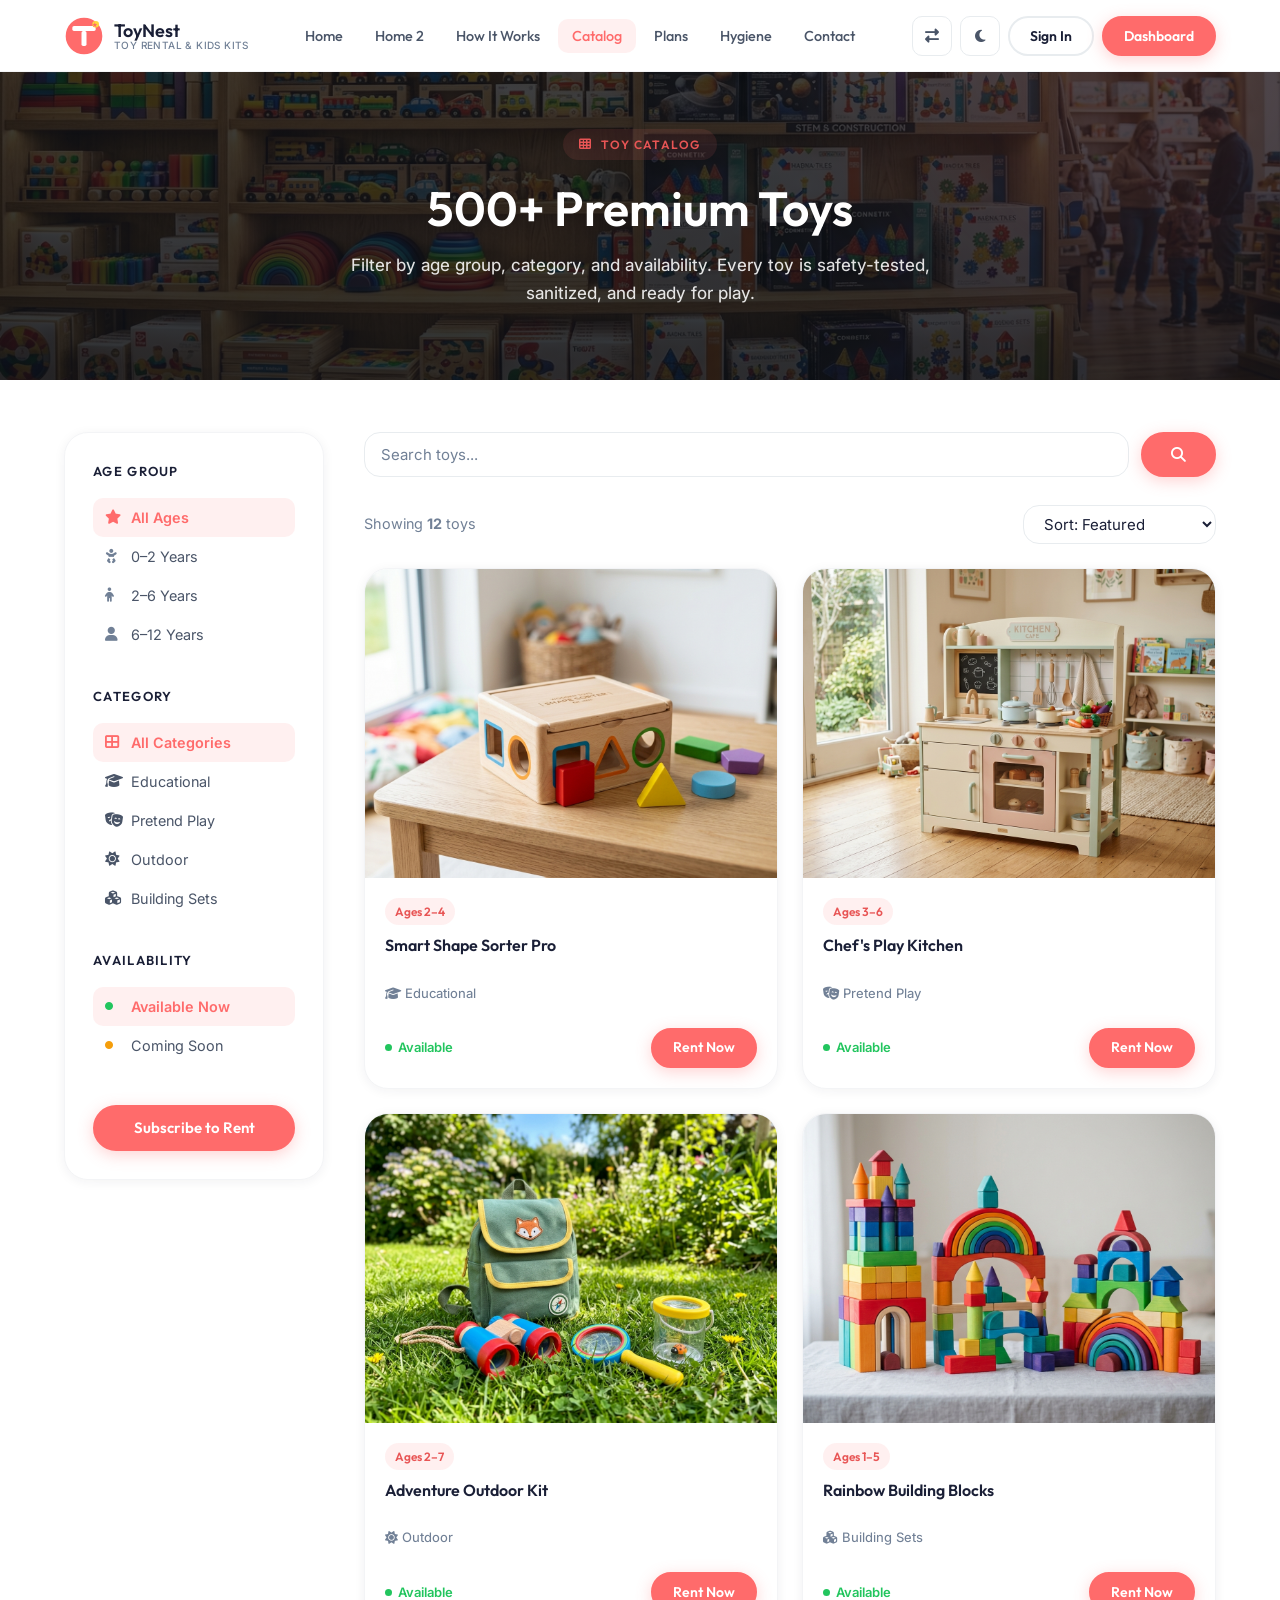
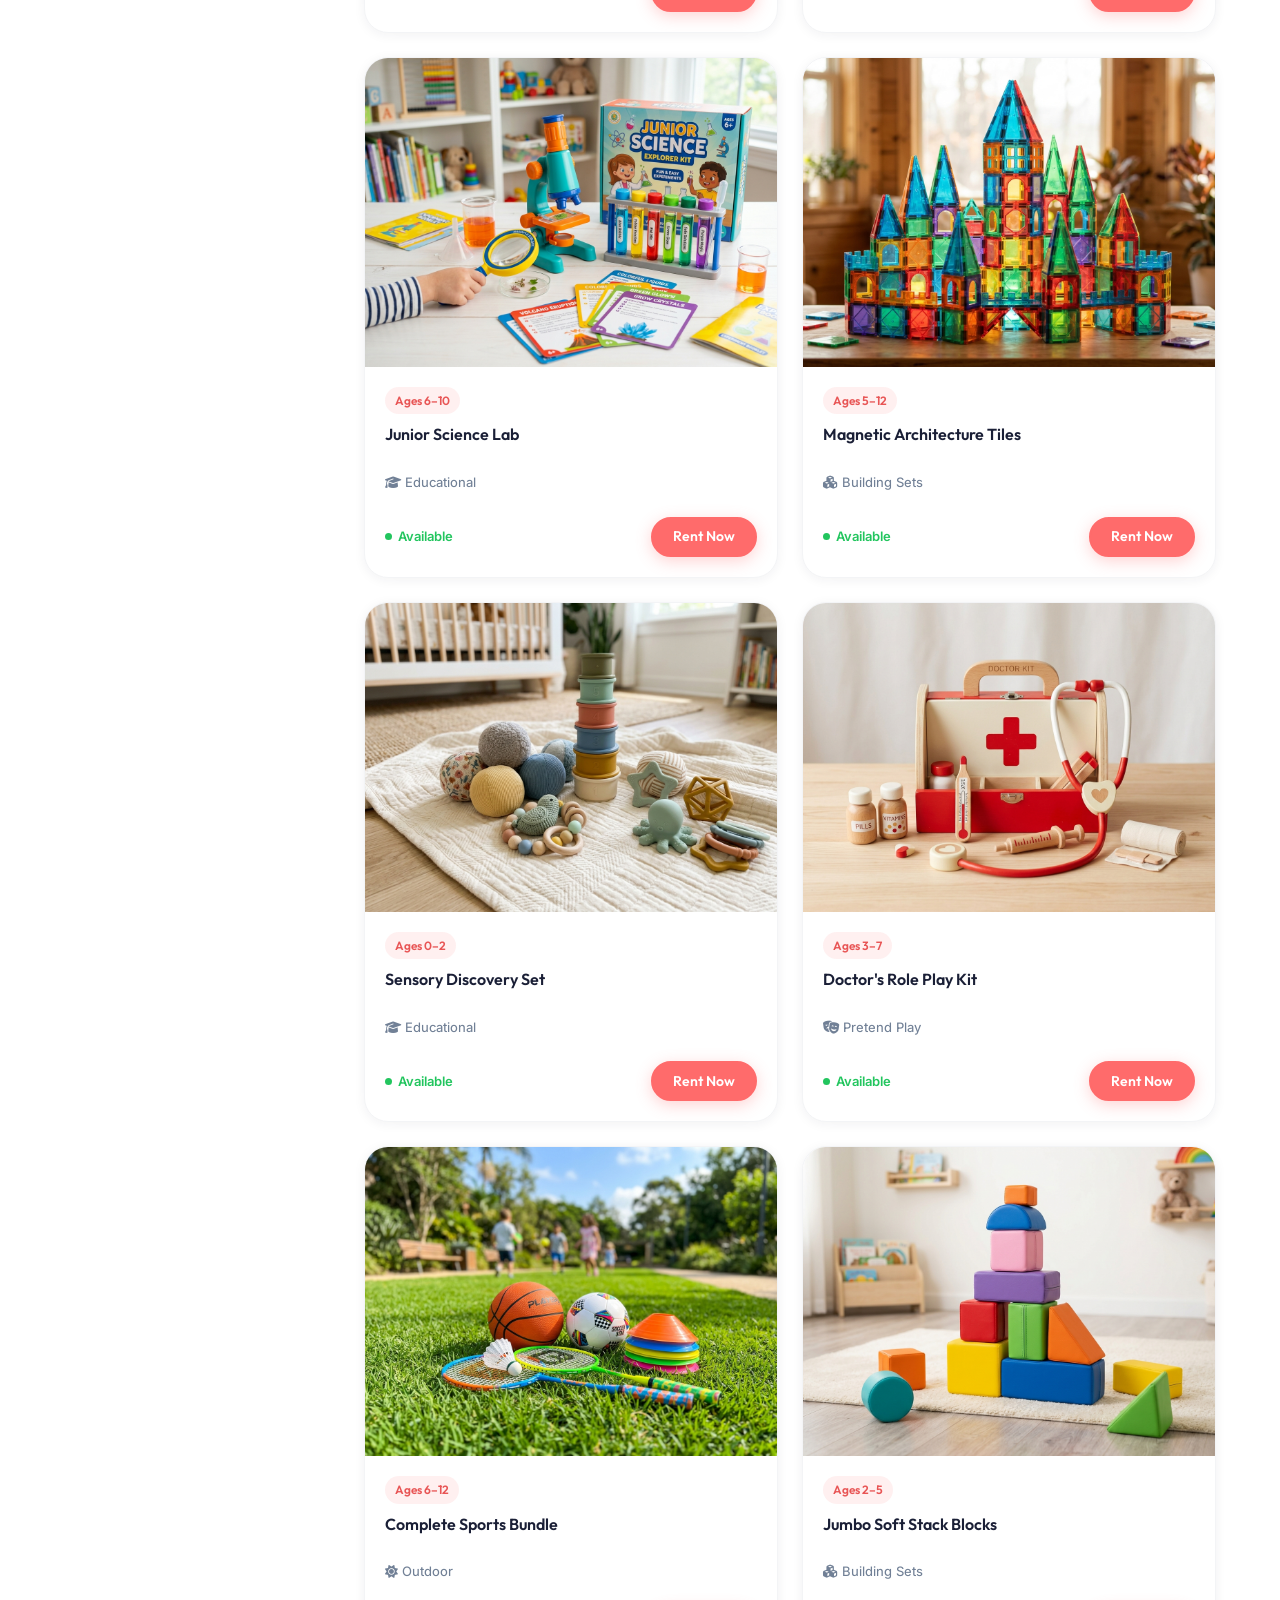
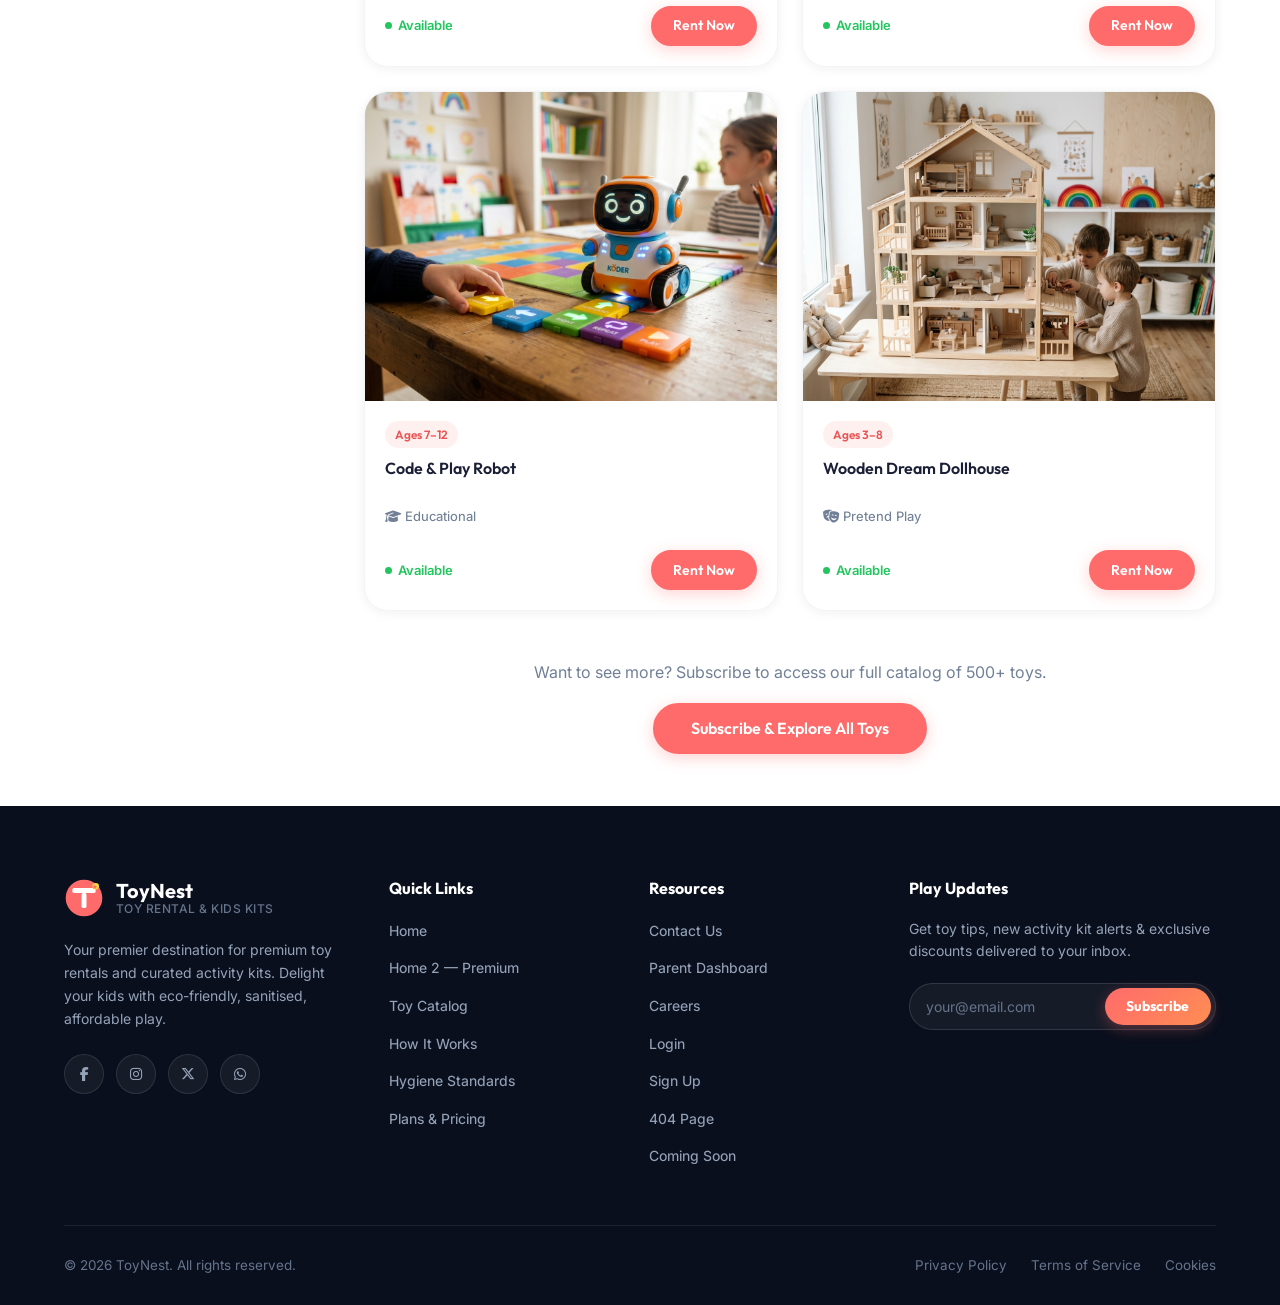
<file: catalog.html>
<!DOCTYPE html>
<html lang="en" id="root-html">
<head>
  <meta charset="UTF-8">
  <meta name="viewport" content="width=device-width, initial-scale=1.0">
  <meta name="description" content="Browse ToyNest's curated toy catalog — filter by age group (0-12 years) and category including Educational, Pretend Play, Outdoor, and Building Sets. 500+ premium toys.">
  <title>Toy Catalog | ToyNest Rental & Kids Activity Kits</title>
  <link rel="icon" type="image/svg+xml" href="favicon.svg">
  <link rel="stylesheet" href="https://cdnjs.cloudflare.com/ajax/libs/font-awesome/6.5.1/css/all.min.css">
  <link rel="stylesheet" href="style.css">
  <style>
    .catalog-layout { display: grid; grid-template-columns: 260px 1fr; gap: 2.5rem; align-items: start; }
    .catalog-sidebar { position: sticky; top: calc(var(--nav-height) + 1rem); background: var(--bg-card); border: 1px solid var(--border-light); border-radius: var(--radius-2xl); padding: 1.75rem; box-shadow: var(--shadow-card); }
    .sidebar-section { margin-bottom: 2rem; }
    .sidebar-section:last-child { margin-bottom: 0; }
    .sidebar-title { font-family: var(--font-heading); font-size: 0.8125rem; font-weight: 600; color: var(--text-heading); text-transform: uppercase; letter-spacing: 0.1em; margin-bottom: 1rem; }
    .sidebar-option { display: flex; align-items: center; gap: 0.625rem; padding: 0.5rem 0.75rem; border-radius: var(--radius-md); cursor: pointer; font-size: 0.9rem; color: var(--text-body); transition: var(--transition-fast); }
    .sidebar-option:hover { background: var(--primary-subtle); color: var(--primary); }
    .sidebar-option.active { background: var(--primary-subtle); color: var(--primary); font-weight: 600; }
    .sidebar-option input { accent-color: var(--primary); }
    .toys-grid { display: grid !important; grid-template-columns: repeat(2, 1fr) !important; gap: 1.5rem; }
    .search-bar { display: flex; gap: 0.75rem; margin-bottom: 1.75rem; }
    .search-bar .form-input { flex: 1; }
    .toy-card-body { padding: 1.25rem; display: flex; flex-direction: column; flex: 1; text-align: left; }
    .toy-card-title { font-family: var(--font-heading); font-weight: 600; font-size: 1rem; color: var(--text-heading); margin-bottom: 0.375rem; line-height: 1.3; text-align: left; }
    .toy-card-cat { font-size: 0.8125rem; color: var(--text-muted); font-weight: 450; margin-bottom: 1rem; text-align: left; }
    .toy-card-footer { display: flex; align-items: center; justify-content: space-between; gap: 0.5rem; margin-top: auto; padding-top: 0.5rem; }
    @media (max-width: 1024px) { 
      .catalog-layout { grid-template-columns: 1fr; } 
      .catalog-sidebar { 
        position: static; 
        max-width: 460px;
        width: 100%;
        margin: 0 auto 2.5rem;
      } 
      .toys-grid { grid-template-columns: repeat(2, 1fr) !important; gap: 1.25rem; } 
    }
    @media (max-width: 768px) { 
      .catalog-sidebar { max-width: 440px; padding: 1.5rem; }
      .toys-grid { grid-template-columns: repeat(2, 1fr) !important; gap: 1rem; } 
    }
    @media (max-width: 600px) {
      .catalog-sidebar { max-width: 100%; padding: 1.25rem; }
      .toys-grid { grid-template-columns: 1fr !important; gap: 1.25rem; }
      .toy-card { max-width: 400px; margin: 0 auto; width: 100%; }
      .toy-card-body { padding: 1.125rem; }
      .toy-card-title { font-size: 1rem; min-height: auto; margin-bottom: 0.35rem; }
      .toy-card-cat { font-size: 0.8125rem; margin-bottom: 0.75rem; }
      .toy-card-footer { gap: 0.5rem; flex-wrap: nowrap; }
      .toy-card-footer .btn { padding: 0.5rem 1.25rem; font-size: 0.85rem; }
    }
  </style>
</head>
<body>

<div id="navbar-placeholder"></div>

<!-- PAGE HERO -->
<section class="page-hero" style="background:linear-gradient(rgba(13,17,23,0.78), rgba(13,17,23,0.85)), url('assets/images/banner_catalog.jpg') center/cover no-repeat;">
  <div class="container">
    <span class="section-label" style="margin-bottom:1.25rem;"><i class="fas fa-th"></i> Toy Catalog</span>
    <h1 style="color:#ffffff;">500+ Premium Toys</h1>
    <p style="color:rgba(255,255,255,0.88);">Filter by age group, category, and availability. Every toy is safety-tested, sanitized, and ready for play.</p>
  </div>
</section>

<section class="section">
  <div class="container">

    <!-- Mobile Filter Tabs -->
    <div class="filter-tabs" style="display:none;" id="mobile-tabs">
      <button class="filter-tab active" data-filter="all">All</button>
      <button class="filter-tab" data-filter="educational">Educational</button>
      <button class="filter-tab" data-filter="pretend">Pretend Play</button>
      <button class="filter-tab" data-filter="outdoor">Outdoor</button>
      <button class="filter-tab" data-filter="building">Building</button>
    </div>

    <div class="catalog-layout">
      <!-- Sidebar -->
      <aside class="catalog-sidebar" aria-label="Filter toys">
        <div class="sidebar-section">
          <div class="sidebar-title">Age Group</div>
          <div class="sidebar-option active" onclick="filterByAge('all', this)" id="age-all"><i class="fas fa-star" style="color:var(--primary);width:16px;"></i> All Ages</div>
          <div class="sidebar-option" onclick="filterByAge('0-2', this)" id="age-0-2"><i class="fas fa-baby" style="color:var(--text-muted);width:16px;"></i> 0–2 Years</div>
          <div class="sidebar-option" onclick="filterByAge('2-6', this)" id="age-2-6"><i class="fas fa-child" style="color:var(--text-muted);width:16px;"></i> 2–6 Years</div>
          <div class="sidebar-option" onclick="filterByAge('6-12', this)" id="age-6-12"><i class="fas fa-user" style="color:var(--text-muted);width:16px;"></i> 6–12 Years</div>
        </div>
        <div class="sidebar-section">
          <div class="sidebar-title">Category</div>
          <div class="sidebar-option active" onclick="filterByCat('all', this)" id="cat-all"><i class="fas fa-th-large" style="width:16px;"></i> All Categories</div>
          <div class="sidebar-option" onclick="filterByCat('educational', this)" id="cat-edu"><i class="fas fa-graduation-cap" style="width:16px;"></i> Educational</div>
          <div class="sidebar-option" onclick="filterByCat('pretend', this)" id="cat-pre"><i class="fas fa-theater-masks" style="width:16px;"></i> Pretend Play</div>
          <div class="sidebar-option" onclick="filterByCat('outdoor', this)" id="cat-out"><i class="fas fa-sun" style="width:16px;"></i> Outdoor</div>
          <div class="sidebar-option" onclick="filterByCat('building', this)" id="cat-bld"><i class="fas fa-cubes" style="width:16px;"></i> Building Sets</div>
        </div>
        <div class="sidebar-section">
          <div class="sidebar-title">Availability</div>
          <div class="sidebar-option active"><i class="fas fa-circle" style="color:var(--green);font-size:0.5rem;width:16px;"></i> Available Now</div>
          <div class="sidebar-option"><i class="fas fa-circle" style="color:var(--amber);font-size:0.5rem;width:16px;"></i> Coming Soon</div>
        </div>
        <a href="pricing.html" class="btn btn-primary w-full" style="margin-top:0.5rem;" id="catalog-sub-cta">Subscribe to Rent</a>
      </aside>

      <!-- Toy Grid -->
      <div>
        <div class="search-bar">
          <input type="text" class="form-input" placeholder="Search toys..." id="toy-search" oninput="searchToys(this.value)">
          <button class="btn btn-primary" id="catalog-search-btn"><i class="fas fa-search"></i></button>
        </div>
        <div style="display:flex;align-items:center;justify-content:space-between;margin-bottom:1.5rem;flex-wrap:wrap;gap:0.75rem;">
          <p style="font-size:0.9rem;color:var(--text-muted);" id="results-count">Showing <strong>12</strong> toys</p>
          <select class="form-input" style="width:auto;padding:0.5rem 1rem;" id="sort-select">
            <option>Sort: Featured</option>
            <option>Age: Youngest First</option>
            <option>Age: Oldest First</option>
            <option>Name: A–Z</option>
          </select>
        </div>

        <div class="toys-grid" id="toys-grid">
          <!-- Educational Toys -->
          <div class="toy-card" data-category="educational" data-age="2-6" data-name="Smart Shape Sorter">
            <div class="toy-card-img">
              <img src="assets/images/shape_sorter_toy.jpg" alt="Smart Shape Sorter educational toy">
            </div>
            <div class="toy-card-body">
              <span class="toy-card-age">Ages 2–4</span>
              <div class="toy-card-title">Smart Shape Sorter Pro</div>
              <div class="toy-card-cat"><i class="fas fa-graduation-cap"></i> Educational</div>
              <div class="toy-card-footer">
                <span class="toy-availability">Available</span>
                <a href="signup.html" class="btn btn-primary btn-sm" id="rent-shape-sorter">Rent Now</a>
              </div>
            </div>
          </div>

          <div class="toy-card" data-category="pretend" data-age="2-6" data-name="Pretend Kitchen">
            <div class="toy-card-img">
              <img src="assets/images/chefs_play_kitchen.jpg" alt="Pretend play kitchen set">
            </div>
            <div class="toy-card-body">
              <span class="toy-card-age">Ages 3–6</span>
              <div class="toy-card-title">Chef's Play Kitchen</div>
              <div class="toy-card-cat"><i class="fas fa-theater-masks"></i> Pretend Play</div>
              <div class="toy-card-footer">
                <span class="toy-availability">Available</span>
                <a href="signup.html" class="btn btn-primary btn-sm" id="rent-kitchen">Rent Now</a>
              </div>
            </div>
          </div>

          <div class="toy-card" data-category="outdoor" data-age="2-6" data-name="Outdoor Play Set">
            <div class="toy-card-img">
              <img src="assets/images/outdoor_adventure_kit.jpg" alt="Kids outdoor play set">
            </div>
            <div class="toy-card-body">
              <span class="toy-card-age">Ages 2–7</span>
              <div class="toy-card-title">Adventure Outdoor Kit</div>
              <div class="toy-card-cat"><i class="fas fa-sun"></i> Outdoor</div>
              <div class="toy-card-footer">
                <span class="toy-availability">Available</span>
                <a href="signup.html" class="btn btn-primary btn-sm" id="rent-outdoor">Rent Now</a>
              </div>
            </div>
          </div>

          <div class="toy-card" data-category="building" data-age="2-6" data-name="Building Blocks">
            <div class="toy-card-img">
              <img src="assets/images/rainbow_building_blocks.jpg" alt="Premium building blocks set">
            </div>
            <div class="toy-card-body">
              <span class="toy-card-age">Ages 1–5</span>
              <div class="toy-card-title">Rainbow Building Blocks</div>
              <div class="toy-card-cat"><i class="fas fa-cubes"></i> Building Sets</div>
              <div class="toy-card-footer">
                <span class="toy-availability">Available</span>
                <a href="signup.html" class="btn btn-primary btn-sm" id="rent-blocks">Rent Now</a>
              </div>
            </div>
          </div>

          <div class="toy-card" data-category="educational" data-age="6-12" data-name="Science Kit">
            <div class="toy-card-img">
              <img src="assets/images/junior_science_lab.jpg" alt="Science experiment kit for kids">
            </div>
            <div class="toy-card-body">
              <span class="toy-card-age">Ages 6–10</span>
              <div class="toy-card-title">Junior Science Lab</div>
              <div class="toy-card-cat"><i class="fas fa-graduation-cap"></i> Educational</div>
              <div class="toy-card-footer">
                <span class="toy-availability">Available</span>
                <a href="signup.html" class="btn btn-primary btn-sm" id="rent-science">Rent Now</a>
              </div>
            </div>
          </div>

          <div class="toy-card" data-category="building" data-age="6-12" data-name="Magnetic Tiles">
            <div class="toy-card-img">
              <img src="assets/images/magnetic_tiles_toy.jpg" alt="Magnetic building tiles for kids">
            </div>
            <div class="toy-card-body">
              <span class="toy-card-age">Ages 5–12</span>
              <div class="toy-card-title">Magnetic Architecture Tiles</div>
              <div class="toy-card-cat"><i class="fas fa-cubes"></i> Building Sets</div>
              <div class="toy-card-footer">
                <span class="toy-availability">Available</span>
                <a href="signup.html" class="btn btn-primary btn-sm" id="rent-tiles">Rent Now</a>
              </div>
            </div>
          </div>

          <div class="toy-card" data-category="educational" data-age="0-2" data-name="Sensory Toys">
            <div class="toy-card-img">
              <img src="assets/images/sensory_discovery_set.jpg" alt="Sensory development toys for babies">
            </div>
            <div class="toy-card-body">
              <span class="toy-card-age">Ages 0–2</span>
              <div class="toy-card-title">Sensory Discovery Set</div>
              <div class="toy-card-cat"><i class="fas fa-graduation-cap"></i> Educational</div>
              <div class="toy-card-footer">
                <span class="toy-availability">Available</span>
                <a href="signup.html" class="btn btn-primary btn-sm" id="rent-sensory">Rent Now</a>
              </div>
            </div>
          </div>

          <div class="toy-card" data-category="pretend" data-age="2-6" data-name="Doctor Set">
            <div class="toy-card-img">
              <img src="assets/images/doctors_role_play_kit.jpg" alt="Pretend doctor play set">
            </div>
            <div class="toy-card-body">
              <span class="toy-card-age">Ages 3–7</span>
              <div class="toy-card-title">Doctor's Role Play Kit</div>
              <div class="toy-card-cat"><i class="fas fa-theater-masks"></i> Pretend Play</div>
              <div class="toy-card-footer">
                <span class="toy-availability">Available</span>
                <a href="signup.html" class="btn btn-primary btn-sm" id="rent-doctor">Rent Now</a>
              </div>
            </div>
          </div>

          <div class="toy-card" data-category="outdoor" data-age="6-12" data-name="Sports Set">
            <div class="toy-card-img">
              <img src="assets/images/sports_bundle_toy.jpg" alt="Outdoor sports kit for older kids">
            </div>
            <div class="toy-card-body">
              <span class="toy-card-age">Ages 6–12</span>
              <div class="toy-card-title">Complete Sports Bundle</div>
              <div class="toy-card-cat"><i class="fas fa-sun"></i> Outdoor</div>
              <div class="toy-card-footer">
                <span class="toy-availability">Available</span>
                <a href="signup.html" class="btn btn-primary btn-sm" id="rent-sports">Rent Now</a>
              </div>
            </div>
          </div>

          <div class="toy-card" data-category="building" data-age="2-6" data-name="Duplo Blocks">
            <div class="toy-card-img">
              <img src="assets/images/jumbo_soft_blocks.jpg" alt="Large soft building blocks">
            </div>
            <div class="toy-card-body">
              <span class="toy-card-age">Ages 2–5</span>
              <div class="toy-card-title">Jumbo Soft Stack Blocks</div>
              <div class="toy-card-cat"><i class="fas fa-cubes"></i> Building Sets</div>
              <div class="toy-card-footer">
                <span class="toy-availability">Available</span>
                <a href="signup.html" class="btn btn-primary btn-sm" id="rent-soft-blocks">Rent Now</a>
              </div>
            </div>
          </div>

          <div class="toy-card" data-category="educational" data-age="6-12" data-name="Coding Robot">
            <div class="toy-card-img">
              <img src="assets/images/code_play_robot.jpg" alt="Kids coding robot toy">
            </div>
            <div class="toy-card-body">
              <span class="toy-card-age">Ages 7–12</span>
              <div class="toy-card-title">Code & Play Robot</div>
              <div class="toy-card-cat"><i class="fas fa-graduation-cap"></i> Educational</div>
              <div class="toy-card-footer">
                <span class="toy-availability">Available</span>
                <a href="signup.html" class="btn btn-primary btn-sm" id="rent-robot">Rent Now</a>
              </div>
            </div>
          </div>

          <div class="toy-card" data-category="pretend" data-age="2-6" data-name="Doll House">
            <div class="toy-card-img">
              <img src="assets/images/wooden_dream_dollhouse.jpg" alt="Wooden dollhouse for pretend play">
            </div>
            <div class="toy-card-body">
              <span class="toy-card-age">Ages 3–8</span>
              <div class="toy-card-title">Wooden Dream Dollhouse</div>
              <div class="toy-card-cat"><i class="fas fa-theater-masks"></i> Pretend Play</div>
              <div class="toy-card-footer">
                <span class="toy-availability">Available</span>
                <a href="signup.html" class="btn btn-primary btn-sm" id="rent-dollhouse">Rent Now</a>
              </div>
            </div>
          </div>
        </div>

        <div class="text-center" style="margin-top:3rem;">
          <p style="color:var(--text-muted);margin-bottom:1rem;">Want to see more? Subscribe to access our full catalog of 500+ toys.</p>
          <a href="signup.html" class="btn btn-primary btn-lg" id="catalog-full-cta">Subscribe & Explore All Toys</a>
        </div>
      </div>
    </div>

  </div>
</section>

<div id="footer-placeholder"></div>

<script src="components.js"></script>
<script>
let activeAge = 'all';
let activeCat = 'all';

function filterByAge(age, el) {
    activeAge = age;
    document.querySelectorAll('[id^="age-"]').forEach(e => e.classList.remove('active'));
    el.classList.add('active');
    applyFilter();
}

function filterByCat(cat, el) {
    activeCat = cat;
    document.querySelectorAll('[id^="cat-"]').forEach(e => e.classList.remove('active'));
    el.classList.add('active');
    applyFilter();
}

function applyFilter() {
    const cards = document.querySelectorAll('.toy-card');
    let visible = 0;
    cards.forEach(card => {
        const cardAge = card.dataset.age;
        const cardCat = card.dataset.category;
        const ageMatch = activeAge === 'all' || cardAge === activeAge;
        const catMatch = activeCat === 'all' || cardCat === activeCat;
        const show = ageMatch && catMatch;
        card.style.display = show ? '' : 'none';
        if (show) visible++;
    });
    const count = document.getElementById('results-count');
    if (count) count.innerHTML = `Showing <strong>${visible}</strong> toys`;
}

function searchToys(q) {
    const cards = document.querySelectorAll('.toy-card');
    let visible = 0;
    q = q.toLowerCase();
    cards.forEach(card => {
        const name = (card.dataset.name || '').toLowerCase();
        const cat = (card.dataset.category || '').toLowerCase();
        const match = !q || name.includes(q) || cat.includes(q);
        card.style.display = match ? '' : 'none';
        if (match) visible++;
    });
    const count = document.getElementById('results-count');
    if (count) count.innerHTML = `Showing <strong>${visible}</strong> toys`;
}
</script>
</body>
</html>
</file>
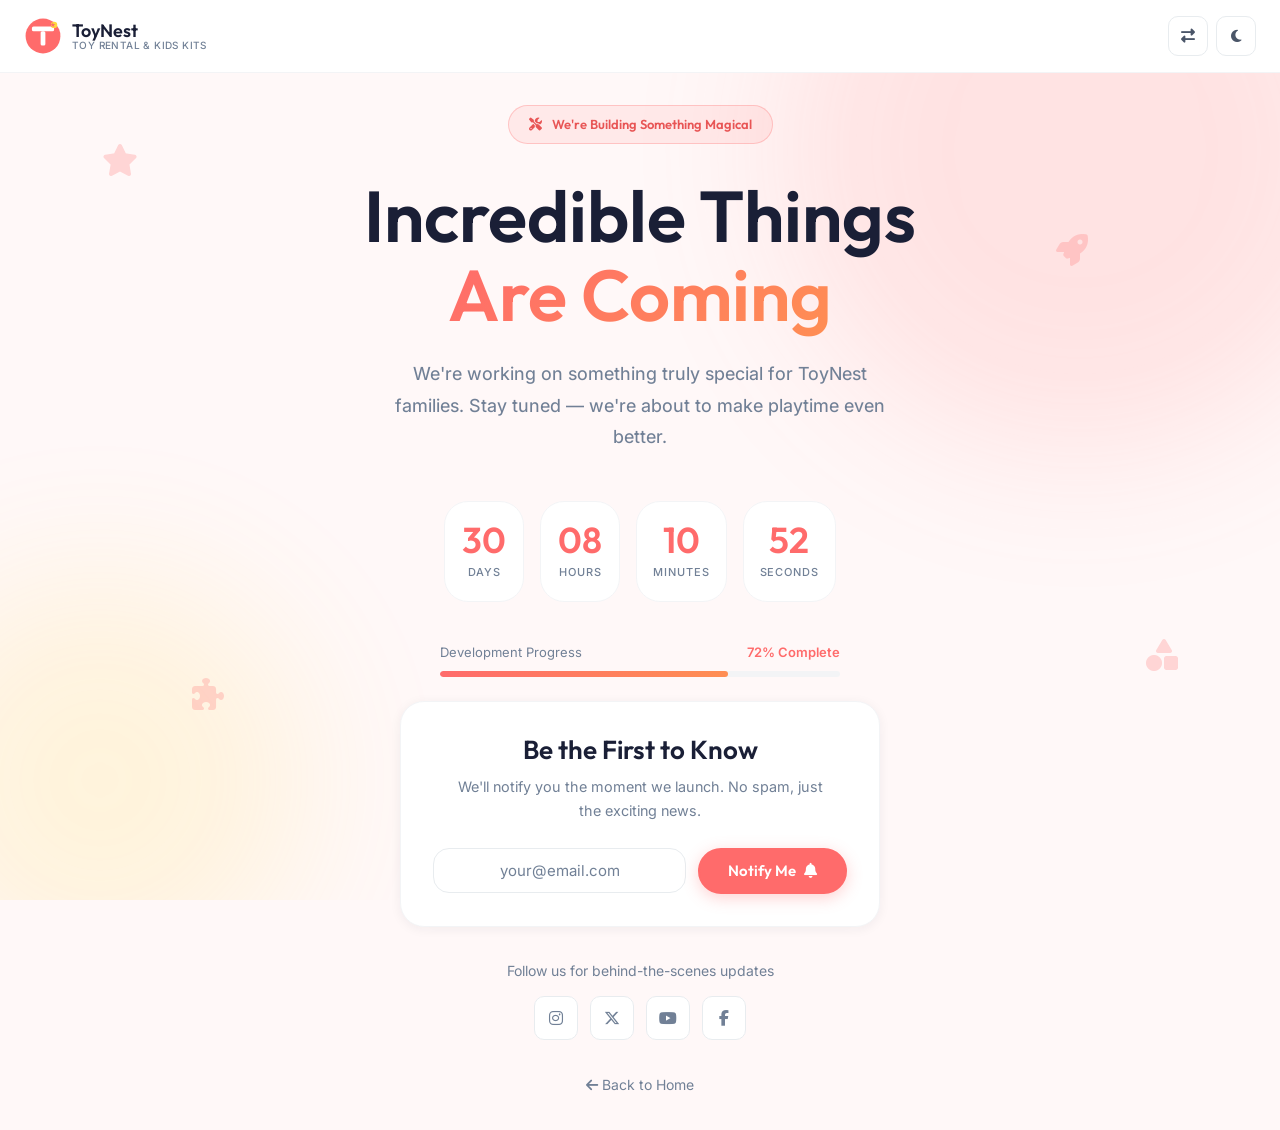
<file: coming-soon.html>
<!DOCTYPE html>
<html lang="en" id="root-html">
<head>
  <meta charset="UTF-8">
  <meta name="viewport" content="width=device-width, initial-scale=1.0">
  <meta name="description" content="Something exciting is coming to ToyNest. New features and experiences are on the way — subscribe to be notified first.">
  <title>Coming Soon | ToyNest</title>
  <link rel="icon" type="image/svg+xml" href="favicon.svg">
  <link rel="stylesheet" href="https://cdnjs.cloudflare.com/ajax/libs/font-awesome/6.5.1/css/all.min.css">
  <link rel="stylesheet" href="style.css">
  <style>
    .coming-soon-bg {
      position: fixed;
      inset: 0;
      z-index: -1;
      overflow: hidden;
    }
    .cs-blob {
      position: absolute;
      border-radius: 50%;
      filter: blur(80px);
      opacity: 0.15;
    }
    .toy-orbit {
      position: absolute;
      animation: float 4s ease-in-out infinite;
      font-size: 2rem;
      color: var(--primary);
      opacity: 0.25;
    }
  </style>
</head>
<body class="fullscreen-page">

<div class="coming-soon-bg">
  <div class="cs-blob" style="width:600px;height:600px;background:var(--primary);top:-150px;right:-100px;"></div>
  <div class="cs-blob" style="width:400px;height:400px;background:var(--accent);bottom:-80px;left:-100px;"></div>
  <div class="toy-orbit" style="top:15%;left:8%;animation-delay:0s;"><i class="fas fa-star"></i></div>
  <div class="toy-orbit" style="top:70%;right:8%;animation-delay:1s;"><i class="fas fa-shapes"></i></div>
  <div class="toy-orbit" style="bottom:20%;left:15%;animation-delay:2s;"><i class="fas fa-puzzle-piece"></i></div>
  <div class="toy-orbit" style="top:25%;right:15%;animation-delay:1.5s;"><i class="fas fa-rocket"></i></div>
</div>

<div class="fullscreen-topbar">
  <a href="index.html" class="nav-logo" aria-label="ToyNest Home">
    <img src="logo.svg" alt="ToyNest Logo" width="38" height="38" style="width:38px;height:38px;object-fit:contain;">
    <div class="nav-logo-text">
      <span class="brand-top">ToyNest</span>
      <span class="brand-bottom">Toy Rental &amp; Kids Kits</span>
    </div>
  </a>
  <div style="display:flex;gap:0.5rem;align-items:center;">
    <button onclick="toggleDir()" class="auth-toggle-btn dir-toggle-btn" title="Toggle Direction" aria-label="Toggle text direction">
      <i class="fas fa-right-left"></i>
    </button>
    <button onclick="toggleTheme()" class="auth-toggle-btn" title="Toggle Theme" aria-label="Toggle dark mode">
      <i class="fas fa-moon theme-icon"></i>
    </button>
  </div>
</div>

<div class="fullscreen-content" style="text-align:center;">
  <div style="max-width:680px;width:100%;margin:0 auto;">
    <div style="display:inline-flex;align-items:center;gap:0.625rem;background:var(--primary-subtle);border:1px solid var(--primary-glow);color:var(--primary-text);font-family:var(--font-heading);font-size:0.8125rem;font-weight:600;padding:0.5rem 1.25rem;border-radius:var(--radius-full);margin-bottom:2rem;">
      <i class="fas fa-tools"></i> We're Building Something Magical
    </div>

    <h1 style="font-size:clamp(2.5rem,7vw,4.5rem);margin-bottom:1.5rem;line-height:1.1;">
      Incredible Things <br><span class="gradient-text">Are Coming</span>
    </h1>
    <p style="font-size:1.125rem;color:var(--text-muted);max-width:520px;margin:0 auto 3rem;line-height:1.75;font-weight:450;">We're working on something truly special for ToyNest families. Stay tuned — we're about to make playtime even better.</p>

    <!-- Countdown -->
    <div class="countdown-grid" id="countdown">
      <div class="countdown-item"><div class="countdown-value" id="cd-days">30</div><div class="countdown-label">Days</div></div>
      <div class="countdown-item"><div class="countdown-value" id="cd-hours">12</div><div class="countdown-label">Hours</div></div>
      <div class="countdown-item"><div class="countdown-value" id="cd-minutes">45</div><div class="countdown-label">Minutes</div></div>
      <div class="countdown-item"><div class="countdown-value" id="cd-seconds">00</div><div class="countdown-label">Seconds</div></div>
    </div>

    <!-- Progress Bar -->
    <div class="progress-bar-wrapper">
      <div style="display:flex;justify-content:space-between;font-size:0.8125rem;color:var(--text-muted);margin-bottom:0.5rem;">
        <span>Development Progress</span>
        <span style="color:var(--primary);font-weight:600;">72% Complete</span>
      </div>
      <div class="progress-bar-bg">
        <div class="progress-bar-fill"></div>
      </div>
    </div>

    <!-- Notify Me Form -->
    <div class="coming-soon-card">
      <h3 style="margin-bottom:0.5rem;text-align:center;">Be the First to Know</h3>
      <p style="font-size:0.9rem;color:var(--text-muted);margin:0 auto 1.5rem;text-align:center;max-width:380px;">We'll notify you the moment we launch. No spam, just the exciting news.</p>
      <form onsubmit="event.preventDefault(); notifySuccess();" id="notify-form" style="display:flex;gap:0.75rem;flex-wrap:wrap;justify-content:center;align-items:center;width:100%;margin:0 auto;">
        <input type="email" class="form-input" placeholder="your@email.com" required style="flex:1;min-width:200px;text-align:center;">
        <button type="submit" class="btn btn-primary" id="notify-submit-btn" style="justify-content:center;white-space:nowrap;">Notify Me <i class="fas fa-bell"></i></button>
      </form>
      <div id="notify-success" style="display:none;margin-top:1rem;text-align:center;">
        <span style="color:var(--green);font-weight:600;"><i class="fas fa-check-circle"></i> You're on the list! We'll email you at launch.</span>
      </div>
    </div>

    <!-- Social Links -->
    <div>
      <p style="font-size:0.875rem;color:var(--text-muted);margin-bottom:0.875rem;">Follow us for behind-the-scenes updates</p>
      <div style="display:flex;gap:0.75rem;justify-content:center;">
        <a href="#" style="width:44px;height:44px;border-radius:var(--radius-md);border:1px solid var(--border-default);background:var(--bg-card);display:flex;align-items:center;justify-content:center;color:var(--text-muted);font-size:1rem;transition:var(--transition-fast);" aria-label="Instagram"><i class="fab fa-instagram"></i></a>
        <a href="#" style="width:44px;height:44px;border-radius:var(--radius-md);border:1px solid var(--border-default);background:var(--bg-card);display:flex;align-items:center;justify-content:center;color:var(--text-muted);font-size:1rem;transition:var(--transition-fast);" aria-label="X"><i class="fab fa-x-twitter"></i></a>
        <a href="#" style="width:44px;height:44px;border-radius:var(--radius-md);border:1px solid var(--border-default);background:var(--bg-card);display:flex;align-items:center;justify-content:center;color:var(--text-muted);font-size:1rem;transition:var(--transition-fast);" aria-label="YouTube"><i class="fab fa-youtube"></i></a>
        <a href="#" style="width:44px;height:44px;border-radius:var(--radius-md);border:1px solid var(--border-default);background:var(--bg-card);display:flex;align-items:center;justify-content:center;color:var(--text-muted);font-size:1rem;transition:var(--transition-fast);" aria-label="Facebook"><i class="fab fa-facebook-f"></i></a>
      </div>
    </div>

    <div style="margin-top:2rem;">
      <a href="index.html" style="font-size:0.875rem;color:var(--text-muted);text-decoration:none;"><i class="fas fa-arrow-left"></i> Back to Home</a>
    </div>
  </div>
</div>

<script src="components.js"></script>
<script>
document.addEventListener('DOMContentLoaded', function() {
    initAuthPage();
    // Countdown: Launch date = 30 days from now
    const launch = new Date();
    launch.setDate(launch.getDate() + 30);
    launch.setHours(12, 0, 0, 0);

    function updateCountdown() {
        const now = new Date();
        const diff = launch - now;
        if (diff <= 0) return;
        const days = Math.floor(diff / (1000 * 60 * 60 * 24));
        const hours = Math.floor((diff % (1000 * 60 * 60 * 24)) / (1000 * 60 * 60));
        const mins = Math.floor((diff % (1000 * 60 * 60)) / (1000 * 60));
        const secs = Math.floor((diff % (1000 * 60)) / 1000);
        document.getElementById('cd-days').textContent = String(days).padStart(2,'0');
        document.getElementById('cd-hours').textContent = String(hours).padStart(2,'0');
        document.getElementById('cd-minutes').textContent = String(mins).padStart(2,'0');
        document.getElementById('cd-seconds').textContent = String(secs).padStart(2,'0');
    }
    updateCountdown();
    setInterval(updateCountdown, 1000);
});

function notifySuccess() {
    document.getElementById('notify-form').style.display = 'none';
    document.getElementById('notify-success').style.display = 'block';
}
</script>
</body>
</html>
</file>
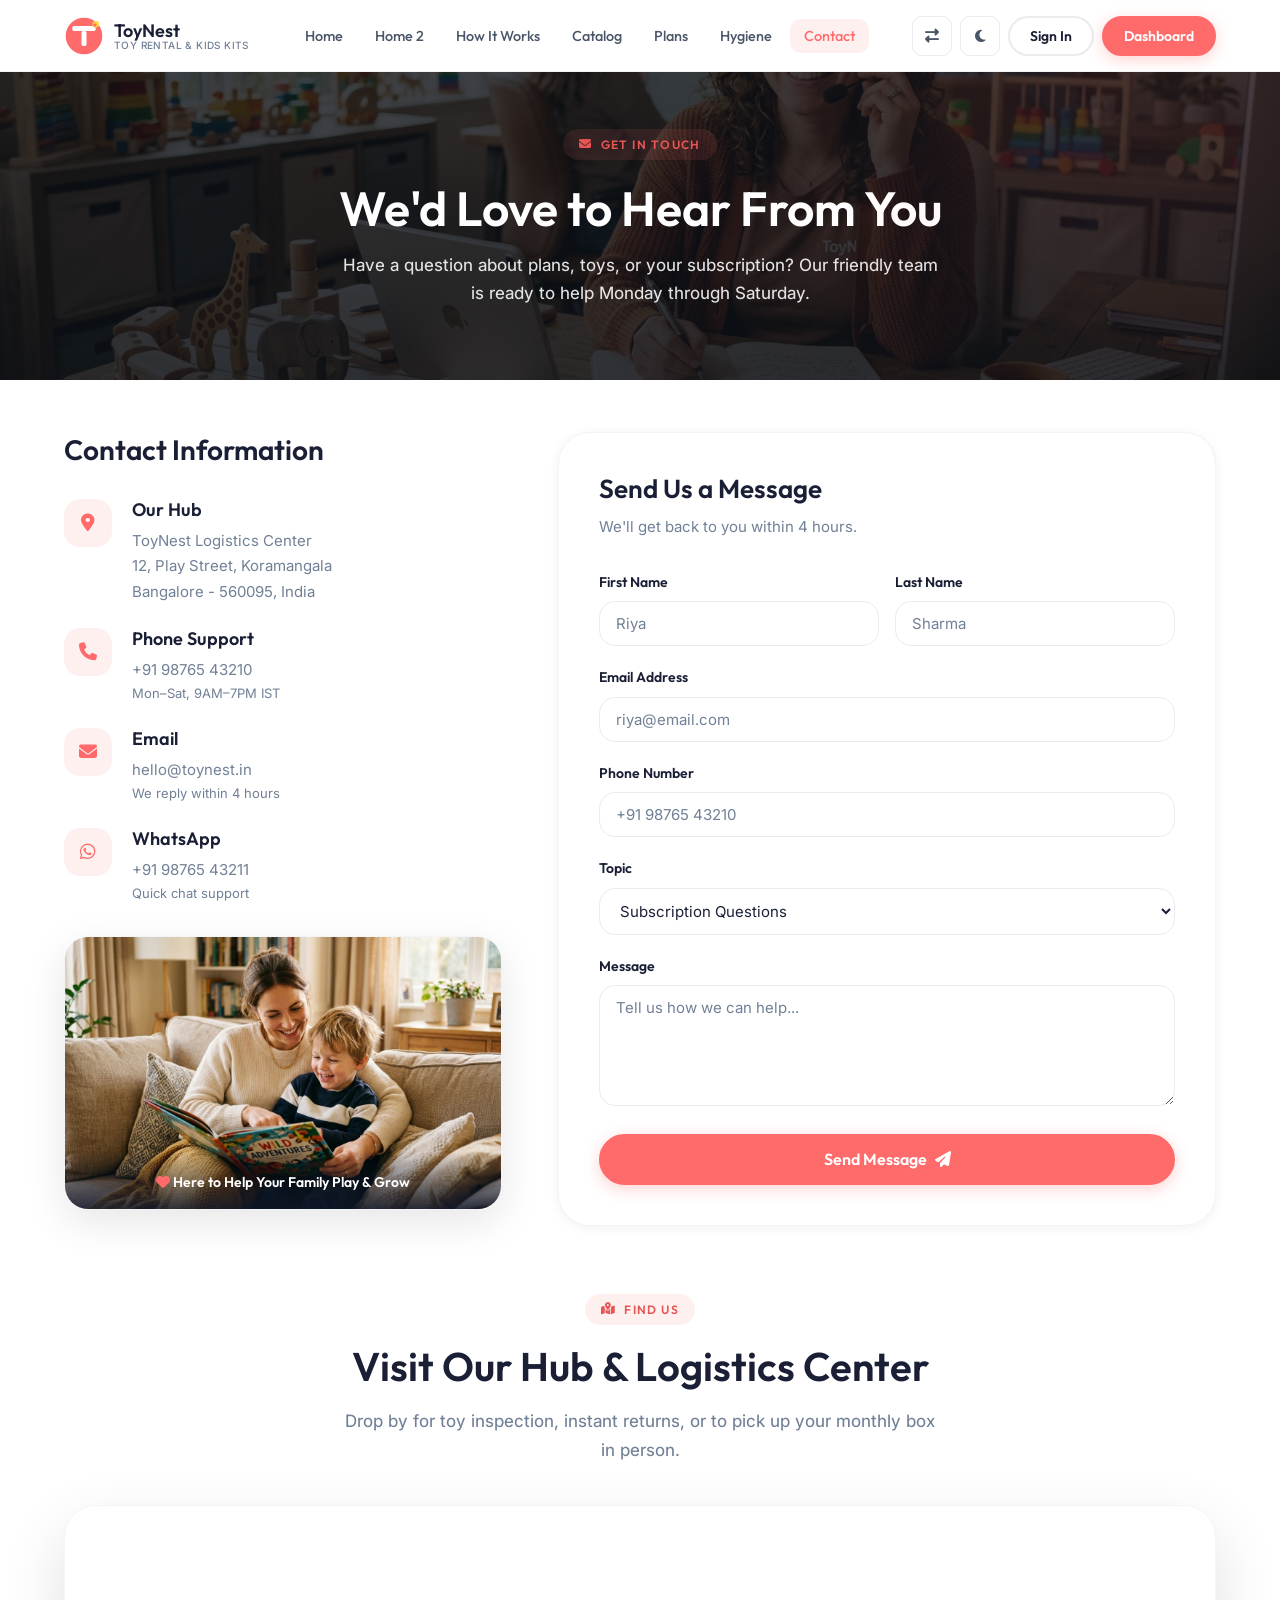
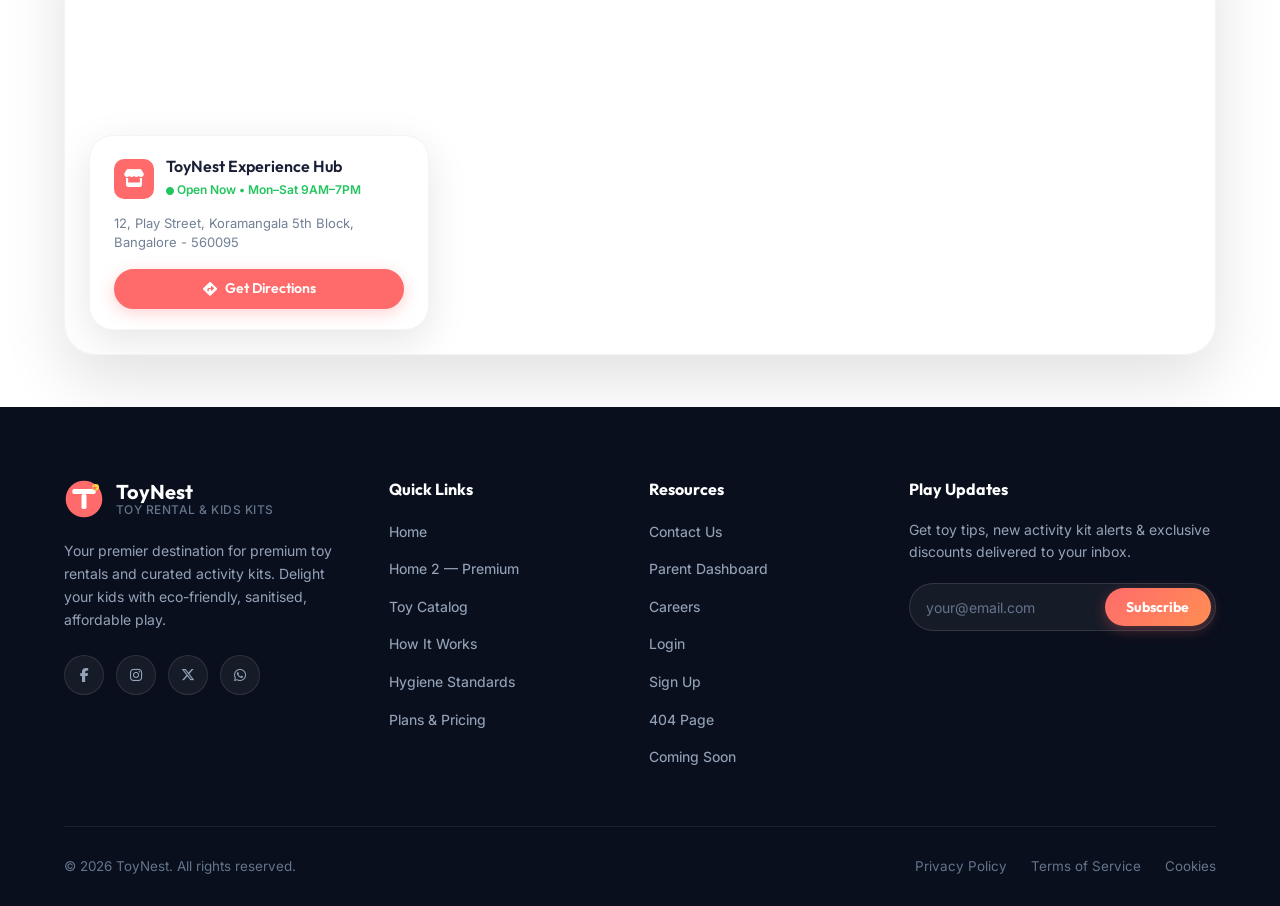
<file: contact.html>
<!DOCTYPE html>
<html lang="en" id="root-html">
<head>
  <meta charset="UTF-8">
  <meta name="viewport" content="width=device-width, initial-scale=1.0">
  <meta name="description" content="Contact ToyNest — reach out for subscription help, toy questions, or general inquiries. We're here to help your family play more and worry less.">
  <title>Contact Us | ToyNest Toy Rental</title>
  <link rel="icon" type="image/svg+xml" href="favicon.svg">
  <link rel="stylesheet" href="https://cdnjs.cloudflare.com/ajax/libs/font-awesome/6.5.1/css/all.min.css">
  <link rel="stylesheet" href="style.css">
  <style>
    .contact-grid {
      display: grid;
      grid-template-columns: 2fr 3fr;
      gap: 3.5rem;
      align-items: start;
    }
    @media (max-width: 900px) {
      .contact-grid {
        grid-template-columns: 1fr !important;
        gap: 2.5rem !important;
      }
      .contact-info-col {
        text-align: center;
        display: flex;
        flex-direction: column;
        align-items: center;
      }
      .contact-info-col .section-heading {
        text-align: center !important;
      }
      .contact-info-list {
        align-items: center !important;
        width: 100%;
      }
      .contact-info-item {
        flex-direction: column;
        align-items: center !important;
        text-align: center !important;
        gap: 0.75rem !important;
      }
      .contact-banner-img {
        max-width: 480px;
        width: 100%;
        margin-left: auto;
        margin-right: auto;
      }
    }
  </style>
</head>
<body>

<div id="navbar-placeholder"></div>

<!-- PAGE HERO -->
<section class="page-hero" style="background:linear-gradient(rgba(13,17,23,0.78), rgba(13,17,23,0.85)), url('assets/images/banner_contact.jpg') center/cover no-repeat;">
  <div class="container">
    <span class="section-label" style="margin-bottom:1.25rem;"><i class="fas fa-envelope"></i> Get in Touch</span>
    <h1 style="color:#ffffff;">We'd Love to Hear From You</h1>
    <p style="color:rgba(255,255,255,0.88);">Have a question about plans, toys, or your subscription? Our friendly team is ready to help Monday through Saturday.</p>
  </div>
</section>

<section class="section">
  <div class="container">
    <div class="contact-grid reveal">

      <!-- Contact Info -->
      <div class="contact-info-col">
        <h2 class="section-heading" style="font-size:1.75rem;margin-bottom:2rem;">Contact Information</h2>
        <div style="display:flex;flex-direction:column;gap:1.5rem;" class="contact-info-list">
          <div style="display:flex;gap:1.25rem;align-items:flex-start;" class="contact-info-item">
            <div style="width:48px;height:48px;border-radius:var(--radius-lg);background:var(--primary-subtle);display:flex;align-items:center;justify-content:center;color:var(--primary);font-size:1.125rem;flex-shrink:0;">
              <i class="fas fa-map-marker-alt"></i>
            </div>
            <div>
              <h4 style="margin-bottom:0.375rem;">Our Hub</h4>
              <p style="font-size:0.9375rem;color:var(--text-muted);">ToyNest Logistics Center<br>12, Play Street, Koramangala<br>Bangalore - 560095, India</p>
            </div>
          </div>
          <div style="display:flex;gap:1.25rem;align-items:flex-start;" class="contact-info-item">
            <div style="width:48px;height:48px;border-radius:var(--radius-lg);background:var(--primary-subtle);display:flex;align-items:center;justify-content:center;color:var(--primary);font-size:1.125rem;flex-shrink:0;">
              <i class="fas fa-phone"></i>
            </div>
            <div>
              <h4 style="margin-bottom:0.375rem;">Phone Support</h4>
              <p style="font-size:0.9375rem;color:var(--text-muted);">+91 98765 43210</p>
              <p style="font-size:0.8125rem;color:var(--text-muted);">Mon–Sat, 9AM–7PM IST</p>
            </div>
          </div>
          <div style="display:flex;gap:1.25rem;align-items:flex-start;" class="contact-info-item">
            <div style="width:48px;height:48px;border-radius:var(--radius-lg);background:var(--primary-subtle);display:flex;align-items:center;justify-content:center;color:var(--primary);font-size:1.125rem;flex-shrink:0;">
              <i class="fas fa-envelope"></i>
            </div>
            <div>
              <h4 style="margin-bottom:0.375rem;">Email</h4>
              <p style="font-size:0.9375rem;color:var(--text-muted);">hello@toynest.in</p>
              <p style="font-size:0.8125rem;color:var(--text-muted);">We reply within 4 hours</p>
            </div>
          </div>
          <div style="display:flex;gap:1.25rem;align-items:flex-start;" class="contact-info-item">
            <div style="width:48px;height:48px;border-radius:var(--radius-lg);background:var(--primary-subtle);display:flex;align-items:center;justify-content:center;color:var(--primary);font-size:1.125rem;flex-shrink:0;">
              <i class="fab fa-whatsapp"></i>
            </div>
            <div>
              <h4 style="margin-bottom:0.375rem;">WhatsApp</h4>
              <p style="font-size:0.9375rem;color:var(--text-muted);">+91 98765 43211</p>
              <p style="font-size:0.8125rem;color:var(--text-muted);">Quick chat support</p>
            </div>
          </div>
        </div>

        <!-- Contact Banner Image -->
        <div style="margin-top:2rem;border-radius:var(--radius-2xl);overflow:hidden;box-shadow:var(--shadow-lg);border:1px solid var(--border-light);position:relative;aspect-ratio:16/10;" class="contact-banner-img">
          <img src="assets/images/mother_child_reading_1790218405592.jpg" alt="ToyNest Friendly Customer Support & Play Time" style="width:100%;height:100%;object-fit:cover;display:block;">
          <div style="position:absolute;bottom:0;left:0;right:0;padding:1.25rem 1rem 0.875rem;background:linear-gradient(to top, rgba(15,23,42,0.85), transparent);color:#fff;text-align:center;">
            <p style="font-family:var(--font-heading);font-weight:600;font-size:0.875rem;color:#fff;margin:0;"><i class="fas fa-heart" style="color:var(--primary);"></i> Here to Help Your Family Play &amp; Grow</p>
          </div>
        </div>
      </div>

      <!-- Contact Form -->
      <div style="background:var(--bg-card);border:1px solid var(--border-light);border-radius:var(--radius-3xl);padding:2.5rem;box-shadow:var(--shadow-card);">
        <h3 style="margin-bottom:0.5rem;">Send Us a Message</h3>
        <p style="color:var(--text-muted);font-size:0.9375rem;margin-bottom:2rem;">We'll get back to you within 4 hours.</p>
        <form onsubmit="event.preventDefault(); showSuccess();" id="contact-form">
          <div class="grid-2" style="gap:1rem;">
            <div class="form-group">
              <label class="form-label" for="c-first">First Name</label>
              <input type="text" id="c-first" class="form-input" placeholder="Riya" required>
            </div>
            <div class="form-group">
              <label class="form-label" for="c-last">Last Name</label>
              <input type="text" id="c-last" class="form-input" placeholder="Sharma" required>
            </div>
          </div>
          <div class="form-group">
            <label class="form-label" for="c-email">Email Address</label>
            <input type="email" id="c-email" class="form-input" placeholder="riya@email.com" required>
          </div>
          <div class="form-group">
            <label class="form-label" for="c-phone">Phone Number</label>
            <input type="tel" id="c-phone" class="form-input" placeholder="+91 98765 43210">
          </div>
          <div class="form-group">
            <label class="form-label" for="c-topic">Topic</label>
            <select id="c-topic" class="form-input">
              <option>Subscription Questions</option>
              <option>Toy Catalog Inquiry</option>
              <option>Hygiene &amp; Safety</option>
              <option>Billing &amp; Payments</option>
              <option>Return &amp; Pickup</option>
              <option>General Feedback</option>
              <option>Other</option>
            </select>
          </div>
          <div class="form-group">
            <label class="form-label" for="c-message">Message</label>
            <textarea id="c-message" class="form-input" rows="5" placeholder="Tell us how we can help..." required style="resize:vertical;"></textarea>
          </div>
          <button type="submit" class="btn btn-primary w-full btn-lg" id="contact-submit-btn">Send Message <i class="fas fa-paper-plane"></i></button>
        </form>
        <div id="contact-success" style="display:none;text-align:center;padding:2rem;">
          <div style="font-size:3rem;color:var(--green);margin-bottom:1rem;"><i class="fas fa-check-circle"></i></div>
          <h3>Message Sent!</h3>
          <p style="color:var(--text-muted);margin-top:0.5rem;">We'll get back to you within 4 hours. Thank you!</p>
        </div>
      </div>
    </div>
  </div>
</section>

<!-- LIVE MAP SECTION -->
<section class="section" style="padding-top:1rem;">
  <div class="container">
    <div class="text-center reveal" style="margin-bottom:2.5rem;">
      <span class="section-label"><i class="fas fa-map-marked-alt"></i> Find Us</span>
      <h2 class="section-heading">Visit Our Hub &amp; Logistics Center</h2>
      <p class="section-sub">Drop by for toy inspection, instant returns, or to pick up your monthly box in person.</p>
    </div>

    <div style="position:relative;border-radius:var(--radius-3xl);overflow:hidden;box-shadow:var(--shadow-xl);border:1px solid var(--border-light);height:450px;" class="reveal">
      <!-- Google Map Iframe -->
      <iframe 
        src="https://www.google.com/maps/embed?pb=!1m18!1m12!1m3!1d3888.583345719914!2d77.6200234!3d12.9348981!2m3!1f0!2f0!3f0!3m2!1i1024!2i768!4f13.1!3m3!1m2!1s0x3bae144e59df1343%3A0xb35a0928a6f0cf74!2sKoramangala%2C%20Bengaluru%2C%20Karnataka!5e0!3m2!1sen!2sin!4v1700000000000!5m2!1sen!2sin" 
        width="100%" 
        height="100%" 
        style="border:0;" 
        allowfullscreen="" 
        loading="lazy" 
        referrerpolicy="no-referrer-when-downgrade"
        title="ToyNest Hub Location Map">
      </iframe>

      <!-- Floating Map Info Card Overlay -->
      <div style="position:absolute;bottom:1.5rem;left:1.5rem;background:var(--bg-card);border:1px solid var(--border-light);border-radius:var(--radius-2xl);padding:1.25rem 1.5rem;box-shadow:var(--shadow-lg);max-width:340px;display:flex;flex-direction:column;gap:0.75rem;z-index:10;">
        <div style="display:flex;align-items:center;gap:0.75rem;">
          <div style="width:40px;height:40px;border-radius:var(--radius-md);background:var(--primary);color:#fff;display:flex;align-items:center;justify-content:center;font-size:1.125rem;flex-shrink:0;">
            <i class="fas fa-store"></i>
          </div>
          <div>
            <h4 style="font-size:1rem;margin:0;">ToyNest Experience Hub</h4>
            <span style="font-size:0.75rem;color:var(--green);font-weight:600;"><i class="fas fa-circle" style="font-size:0.5rem;vertical-align:middle;"></i> Open Now &bull; Mon–Sat 9AM–7PM</span>
          </div>
        </div>
        <p style="font-size:0.8125rem;color:var(--text-muted);margin:0;line-height:1.5;">12, Play Street, Koramangala 5th Block, Bangalore - 560095</p>
        <a href="https://maps.google.com/?q=Koramangala+Bangalore" target="_blank" rel="noopener" class="btn btn-primary btn-sm" style="width:100%;margin-top:0.25rem;">
          <i class="fas fa-directions"></i> Get Directions
        </a>
      </div>
    </div>
  </div>
</section>

<div id="footer-placeholder"></div>
<script src="components.js"></script>
<script>
function showSuccess() {
    document.getElementById('contact-form').style.display = 'none';
    document.getElementById('contact-success').style.display = 'block';
}
</script>
</body>
</html>
</file>
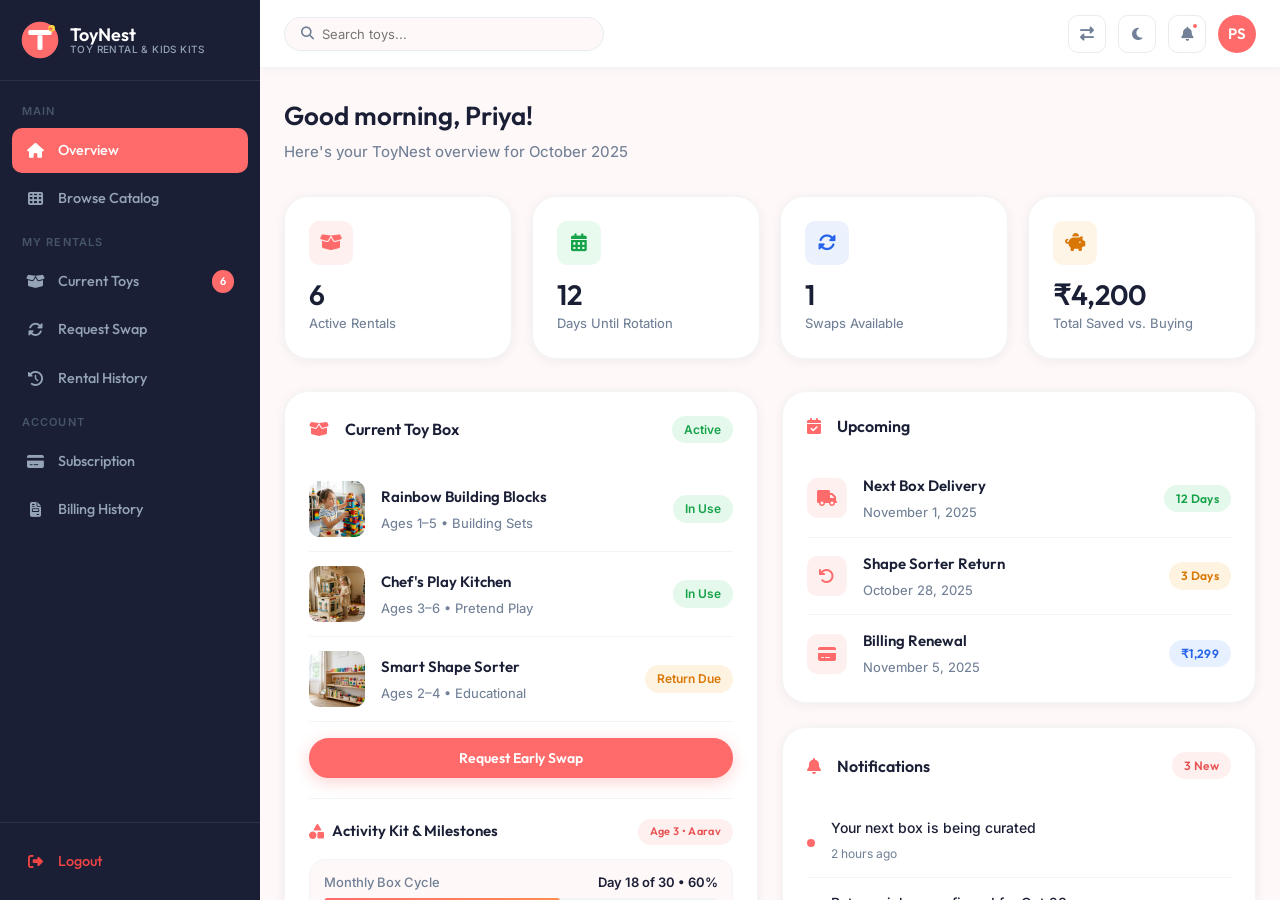
<file: dashboard.html>
<!DOCTYPE html>
<html lang="en" id="root-html">
<head>
  <meta charset="UTF-8">
  <meta name="viewport" content="width=device-width, initial-scale=1.0">
  <meta name="description" content="ToyNest Parent Dashboard — manage your toy subscriptions, browse the catalog by age and category, request swaps, track returns, and view billing history.">
  <title>Parent Dashboard | ToyNest</title>
  <link rel="icon" type="image/svg+xml" href="favicon.svg">
  <link rel="stylesheet" href="https://cdnjs.cloudflare.com/ajax/libs/font-awesome/6.5.1/css/all.min.css">
  <link rel="stylesheet" href="style.css">
  <style>
    body { overflow: hidden; background: var(--bg-surface); }
    .dash-layout { display: flex; height: 100vh; overflow: hidden; }
    .dash-sidebar { width: 260px; flex-shrink: 0; background: var(--secondary); display: flex; flex-direction: column; height: 100vh; overflow-y: auto; scrollbar-width: none; -ms-overflow-style: none; }
    .dash-sidebar::-webkit-scrollbar { display: none; width: 0; height: 0; }
    .dash-sidebar-brand { padding: 1.25rem 1.25rem; border-bottom: 1px solid rgba(255,255,255,0.08); display: flex; align-items: center; gap: 0.625rem; }
    .dash-sidebar-brand .brand-top { color: #FFFFFF; font-family: var(--font-heading); font-weight: 600; font-size: 1.125rem; }
    .dash-sidebar-brand .brand-bottom { color: #94A3B8; font-size: 0.625rem; font-weight: 500; letter-spacing: 0.04em; text-transform: uppercase; }
    .dash-nav { flex: 1; padding: 0.75rem 0.75rem; display: flex; flex-direction: column; gap: 0.2rem; }
    .dash-nav-section { font-size: 0.6875rem; font-weight: 600; text-transform: uppercase; letter-spacing: 0.1em; color: #475569; padding: 0.625rem 0.625rem 0.25rem; }
    .dash-nav-link { display: flex; align-items: center; gap: 0.875rem; padding: 0.6875rem 0.875rem; border-radius: var(--radius-md); font-size: 0.9rem; color: #94A3B8; font-family: var(--font-heading); font-weight: 500; cursor: pointer; transition: var(--transition-fast); text-decoration: none; }
    .dash-nav-link:hover { background: rgba(255,255,255,0.06); color: #F1F5F9; }
    .dash-nav-link.active { background: var(--primary); color: #fff; }
    .dash-nav-link i { width: 18px; text-align: center; font-size: 0.9375rem; }
    .dash-nav-badge { margin-left: auto; background: var(--primary); color: #fff; font-size: 0.6875rem; font-weight: 600; padding: 0.15rem 0.5rem; border-radius: var(--radius-full); }
    .dash-sidebar-footer { padding: 1rem 0.75rem; border-top: 1px solid rgba(255,255,255,0.08); }
    .dash-main { flex: 1; display: flex; flex-direction: column; overflow: hidden; }
    .dash-topbar { position: sticky; top: 0; z-index: 100; display: flex; align-items: center; justify-content: space-between; padding: 0 var(--container-padding); height: 68px; background: var(--bg-body); border-bottom: 1px solid var(--border-light); flex-shrink: 0; gap: 1rem; box-shadow: 0 2px 10px rgba(0,0,0,0.04); backdrop-filter: blur(10px); -webkit-backdrop-filter: blur(10px); }
    .dash-topbar-left { display: flex; align-items: center; gap: 0.75rem; flex: 1; min-width: 0; }
    .dash-search { display: flex; align-items: center; gap: 0.5rem; background: var(--bg-surface); border: 1px solid var(--border-default); border-radius: var(--radius-full); padding: 0.5rem 1rem; flex: 1; max-width: 320px; min-width: 0; }
    .dash-search input { border: none; background: none; outline: none; font-size: 0.8125rem; color: var(--text-heading); font-family: var(--font-body); width: 100%; min-width: 0; }
    .dash-topbar-actions { display: flex; align-items: center; gap: 0.75rem; flex-shrink: 0; }
    .dash-icon-btn { width: 38px; height: 38px; border-radius: var(--radius-md); border: 1px solid var(--border-default); background: var(--bg-card); display: flex; align-items: center; justify-content: center; color: var(--text-muted); font-size: 0.875rem; cursor: pointer; transition: var(--transition-fast); position: relative; flex-shrink: 0; }
    .dash-icon-btn:hover { border-color: var(--primary); color: var(--primary); }
    .dash-notif-dot { position: absolute; top: 6px; right: 6px; width: 8px; height: 8px; background: var(--primary); border-radius: 50%; border: 2px solid var(--bg-body); }
    .dash-avatar { width: 38px; height: 38px; border-radius: 50%; background: var(--primary); display: flex; align-items: center; justify-content: center; color: #fff; font-family: var(--font-heading); font-weight: 600; font-size: 0.9375rem; cursor: pointer; flex-shrink: 0; }
    .dash-content { flex: 1; overflow-y: auto; padding: 2rem var(--container-padding); }
    .dash-welcome { margin-bottom: 2rem; }
    .metric-grid { display: grid; grid-template-columns: repeat(4,1fr); gap: 1.25rem; margin-bottom: 2rem; }
    .metric-card { background: var(--bg-card); border: 1px solid var(--border-light); border-radius: var(--radius-2xl); padding: 1.5rem; box-shadow: var(--shadow-card); }
    .metric-card .metric-icon { width: 44px; height: 44px; border-radius: var(--radius-md); display: flex; align-items: center; justify-content: center; font-size: 1.125rem; margin-bottom: 1rem; }
    .metric-card .metric-val { font-family: var(--font-heading); font-size: 1.75rem; font-weight: 600; color: var(--text-heading); line-height: 1; margin-bottom: 0.25rem; }
    .metric-card .metric-label { font-size: 0.8125rem; color: var(--text-muted); font-weight: 450; }
    .dash-panel { background: var(--bg-card); border: 1px solid var(--border-light); border-radius: var(--radius-2xl); padding: 1.5rem; box-shadow: var(--shadow-card); margin-bottom: 1.5rem; }
    .dash-panel-header { display: flex; align-items: center; justify-content: space-between; margin-bottom: 1.5rem; gap: 1rem; }
    .dash-panel-header h3 { font-size: 1rem; margin: 0; display: inline-flex; align-items: center; gap: 0.5rem; }
    .toy-list-item { display: flex; align-items: center; gap: 1rem; padding: 0.875rem 0; border-bottom: 1px solid var(--border-light); }
    .toy-list-item:last-child { border-bottom: none; padding-bottom: 0; }
    .toy-list-img { width: 56px; height: 56px; border-radius: var(--radius-md); overflow: hidden; flex-shrink: 0; }
    .toy-list-img img { width: 100%; height: 100%; object-fit: cover; }
    .toy-list-info { flex: 1; }
    .toy-list-name { font-family: var(--font-heading); font-weight: 600; font-size: 0.9375rem; color: var(--text-heading); margin-bottom: 0.25rem; }
    .toy-list-meta { font-size: 0.8125rem; color: var(--text-muted); font-weight: 450; }
    .status-badge { display: inline-flex; align-items: center; gap: 0.375rem; font-size: 0.75rem; font-weight: 600; padding: 0.25rem 0.75rem; border-radius: var(--radius-full); }
    .status-active { background: rgba(34,197,94,0.12); color: #16A34A; }
    .status-due { background: rgba(245,158,11,0.12); color: #D97706; }
    .status-returned { background: rgba(100,116,139,0.12); color: #475569; }
    .invoice-row { display: flex; align-items: center; justify-content: space-between; padding: 0.875rem 0; border-bottom: 1px solid var(--border-light); }
    .invoice-row:last-child { border-bottom: none; }
    /* Filter Tabs & Catalog Cards Alignment */
    .filter-tabs { display: flex; gap: 0.5rem; flex-wrap: wrap; align-items: center; margin-bottom: 2rem; }
    .filter-tabs .filter-tab { font-size: 0.8125rem; padding: 0.45rem 1rem; border-radius: var(--radius-full); transition: var(--transition-fast); }
    #dashboard-catalog-grid { display: grid; grid-template-columns: repeat(2, 1fr); gap: 1.25rem; align-items: stretch; }
    #dashboard-catalog-grid .toy-card { display: flex; flex-direction: column; height: 100%; border-radius: var(--radius-xl); overflow: hidden; background: var(--bg-card); border: 1px solid var(--border-light); box-shadow: var(--shadow-card); }
    #dashboard-catalog-grid .toy-card-img { aspect-ratio: 16/10; width: 100%; overflow: hidden; background: var(--bg-surface); }
    #dashboard-catalog-grid .toy-card-img img { width: 100%; height: 100%; object-fit: cover; }
    #dashboard-catalog-grid .toy-card-body { padding: 1.125rem; display: flex; flex-direction: column; flex: 1; }
    #dashboard-catalog-grid .toy-card-age { width: fit-content; align-self: flex-start; display: inline-flex; align-items: center; margin-bottom: 0.625rem; }
    #dashboard-catalog-grid .toy-card-title { min-height: 2.75rem; display: -webkit-box; -webkit-line-clamp: 2; -webkit-box-orient: vertical; overflow: hidden; font-size: 0.9375rem; font-weight: 600; line-height: 1.35; color: var(--text-heading); margin-bottom: 0.25rem; }
    #dashboard-catalog-grid .toy-card-cat { font-size: 0.8125rem; color: var(--text-muted); margin-bottom: 0.875rem; }
    #dashboard-catalog-grid .toy-card-footer { margin-top: auto; display: flex; align-items: center; justify-content: space-between; gap: 0.5rem; padding-top: 0.75rem; border-top: 1px solid var(--border-light); }
    #dashboard-catalog-grid .toy-card-footer .btn-sm { height: 34px; padding: 0 0.875rem; font-size: 0.8125rem; white-space: nowrap; flex-shrink: 0; border-radius: var(--radius-full); font-weight: 600; }
    #dashboard-catalog-grid .toy-availability { font-size: 0.75rem; font-weight: 600; color: var(--green); display: flex; align-items: center; gap: 0.35rem; white-space: nowrap; }
    #sidebar-toggle { display: none; }
    @media (max-width: 1024px) {
      .dash-sidebar { width: 220px; }
      .metric-grid { grid-template-columns: repeat(2,1fr); }
      #dashboard-catalog-grid { grid-template-columns: repeat(2, 1fr); gap: 0.875rem; }
      #dashboard-catalog-grid .toy-card-body { padding: 0.875rem; }
      #dashboard-catalog-grid .toy-card-footer .btn-sm { padding: 0 0.625rem; font-size: 0.75rem; height: 32px; }
      #dashboard-catalog-grid .toy-availability { font-size: 0.6875rem; }
    }
    @media (max-width: 768px) {
      .dash-topbar { position: sticky; top: 0; z-index: 100; padding: 0 0.875rem; height: 60px; gap: 0.5rem; background: var(--bg-body); box-shadow: 0 2px 10px rgba(0,0,0,0.06); }
      .dash-topbar-left { gap: 0.5rem; }
      .dash-topbar-actions { gap: 0.375rem; }
      .dash-icon-btn { width: 34px; height: 34px; font-size: 0.8125rem; }
      .dash-avatar { width: 34px; height: 34px; font-size: 0.8125rem; }
      .dash-search { padding: 0.35rem 0.625rem; max-width: none; }
      .dash-search input { font-size: 0.75rem; }
      #sidebar-toggle { display: flex; flex-shrink: 0; }
      .mobile-close-btn { display: flex !important; }
      .dash-sidebar { position: fixed; top: 0; bottom: 0; left: -260px; z-index: 200; transition: left 0.3s cubic-bezier(0.4, 0, 0.2, 1); box-shadow: none; }
      .dash-sidebar.open { left: 0; box-shadow: 4px 0 24px rgba(0,0,0,0.5); }
      body { overflow-x: hidden; overflow-y: auto; }
      .dash-layout { height: auto; overflow: visible; }
      .dash-main { height: auto; overflow: visible; }
      .dash-content { overflow: visible; padding: 1.25rem 0.875rem; }
      .metric-grid { grid-template-columns: repeat(2,1fr); gap: 0.875rem; margin-bottom: 1.25rem; }
      .metric-card { padding: 1rem; }
      .metric-card .metric-val { font-size: 1.375rem; }
      #dashboard-catalog-grid { grid-template-columns: repeat(2, 1fr) !important; gap: 0.875rem !important; }
      #dashboard-catalog-grid .toy-card-body { padding: 0.875rem; }
      #dashboard-catalog-grid .toy-card-footer .btn-sm { padding: 0 0.5rem; font-size: 0.75rem; height: 32px; }
      #dashboard-catalog-grid .toy-availability { font-size: 0.6875rem; }
      .dash-panel { padding: 1.125rem 1rem; border-radius: var(--radius-xl); }
    }
    @media (max-width: 540px) {
      #dashboard-catalog-grid { grid-template-columns: 1fr !important; gap: 1.25rem !important; }
      #dashboard-catalog-grid .toy-card { max-width: 380px; margin: 0 auto; width: 100%; }
      #dashboard-catalog-grid .toy-card-body { padding: 1.125rem; }
      #dashboard-catalog-grid .toy-card-title { font-size: 1rem; min-height: auto; }
      #dashboard-catalog-grid .toy-card-footer .btn-sm { height: 36px; padding: 0 1rem; font-size: 0.8125rem; }
      #dashboard-catalog-grid .toy-availability { font-size: 0.75rem; }
    }
    @media (max-width: 400px) {
      .dash-topbar { padding: 0 0.625rem; gap: 0.375rem; }
      .dash-topbar-left { gap: 0.375rem; }
      .dash-topbar-actions { gap: 0.25rem; }
      .dash-icon-btn, .dash-avatar { width: 32px; height: 32px; font-size: 0.75rem; }
      .dash-search { padding: 0.3rem 0.5rem; gap: 0.375rem; }
    }

    /* Enhanced Form Select Styles */
    select.form-input {
      appearance: none;
      -webkit-appearance: none;
      -moz-appearance: none;
      background-image: url("data:image/svg+xml,%3Csvg xmlns='http://www.w3.org/2000/svg' width='16' height='16' viewBox='0 0 24 24' fill='none' stroke='%23F43F5E' stroke-width='2.5' stroke-linecap='round' stroke-linejoin='round'%3E%3Cpath d='m6 9 6 6 6-6'/%3E%3C/svg%3E");
      background-repeat: no-repeat;
      background-position: right 1rem center;
      background-size: 16px;
      padding-right: 2.75rem;
      cursor: pointer;
      max-width: 100%;
      box-sizing: border-box;
    }
    [data-theme="dark"] select.form-input {
      background-image: url("data:image/svg+xml,%3Csvg xmlns='http://www.w3.org/2000/svg' width='16' height='16' viewBox='0 0 24 24' fill='none' stroke='%23FB7185' stroke-width='2.5' stroke-linecap='round' stroke-linejoin='round'%3E%3Cpath d='m6 9 6 6 6-6'/%3E%3C/svg%3E");
    }
    select.form-input option {
      background: var(--bg-card);
      color: var(--text-heading);
      padding: 0.75rem 1rem;
    }

    /* Custom Toy Selector Dropdown (Contained & Responsive) */
    .custom-select-container {
      position: relative;
      width: 100%;
      box-sizing: border-box;
    }
    .custom-select-trigger {
      display: flex;
      align-items: center;
      justify-content: space-between;
      gap: 0.75rem;
      width: 100%;
      padding: 0.625rem 0.875rem;
      border: 1.5px solid var(--border-default);
      border-radius: var(--radius-lg);
      background: var(--bg-body);
      color: var(--text-heading);
      cursor: pointer;
      transition: var(--transition-fast);
      box-sizing: border-box;
      user-select: none;
    }
    .custom-select-trigger:focus, .custom-select-container.open .custom-select-trigger {
      border-color: var(--primary);
      box-shadow: 0 0 0 3px var(--primary-subtle);
    }
    .custom-select-selected {
      display: flex;
      align-items: center;
      gap: 0.75rem;
      min-width: 0;
      flex: 1;
    }
    .custom-select-thumb {
      width: 36px;
      height: 36px;
      border-radius: var(--radius-md);
      object-fit: cover;
      flex-shrink: 0;
      background: var(--bg-surface);
    }
    .custom-select-text {
      display: flex;
      flex-direction: column;
      min-width: 0;
      flex: 1;
      text-align: left;
    }
    .custom-select-name {
      font-size: 0.9375rem;
      font-weight: 600;
      color: var(--text-heading);
      white-space: nowrap;
      overflow: hidden;
      text-overflow: ellipsis;
    }
    .custom-select-meta {
      font-size: 0.75rem;
      color: var(--text-muted);
      white-space: nowrap;
      overflow: hidden;
      text-overflow: ellipsis;
    }
    .custom-select-arrow {
      color: var(--primary);
      font-size: 0.8125rem;
      transition: transform 0.2s ease;
      flex-shrink: 0;
    }
    .custom-select-container.open .custom-select-arrow {
      transform: rotate(180deg);
    }
    .custom-select-dropdown {
      position: absolute;
      top: calc(100% + 6px);
      left: 0;
      right: 0;
      background: var(--bg-card);
      border: 1.5px solid var(--border-default);
      border-radius: var(--radius-xl);
      box-shadow: 0 12px 30px rgba(0,0,0,0.18);
      z-index: 100;
      max-height: 260px;
      overflow-y: auto;
      display: none;
      padding: 0.375rem;
      box-sizing: border-box;
    }
    .custom-select-container.open .custom-select-dropdown {
      display: flex;
      flex-direction: column;
      gap: 0.25rem;
      animation: selectFadeIn 0.18s cubic-bezier(0.16, 1, 0.3, 1);
    }
    @keyframes selectFadeIn {
      from { opacity: 0; transform: translateY(-6px); }
      to { opacity: 1; transform: translateY(0); }
    }
    .custom-select-option {
      display: flex;
      align-items: center;
      gap: 0.75rem;
      padding: 0.625rem 0.75rem;
      border-radius: var(--radius-lg);
      cursor: pointer;
      transition: var(--transition-fast);
      color: var(--text-heading);
      box-sizing: border-box;
      width: 100%;
    }
    .custom-select-option:hover {
      background: var(--bg-surface);
    }
    .custom-select-option.selected {
      background: var(--primary-subtle);
    }
    .custom-select-option.selected .custom-select-name {
      color: var(--primary);
    }
    .custom-select-check {
      color: var(--primary);
      font-size: 0.875rem;
      display: none;
      flex-shrink: 0;
      margin-left: auto;
    }
    .custom-select-option.selected .custom-select-check {
      display: inline-block;
    }

    /* Billing History Responsive Cards */
    .invoice-row { display: flex; align-items: center; justify-content: space-between; padding: 1rem 0; border-bottom: 1px solid var(--border-light); gap: 1rem; }
    .invoice-row:last-child { border-bottom: none; }
    .invoice-info { min-width: 0; flex: 1; }
    .invoice-title { font-weight: 600; color: var(--text-heading); font-size: 0.9375rem; margin-bottom: 0.2rem; }
    .invoice-sub { font-size: 0.8125rem; color: var(--text-muted); }
    .invoice-actions { display: flex; align-items: center; gap: 0.875rem; flex-shrink: 0; }
    .invoice-actions-left { display: flex; align-items: center; gap: 0.75rem; }
    .invoice-amount { font-family: var(--font-heading); font-weight: 700; color: var(--text-heading); font-size: 1rem; }

    @media (max-width: 640px) {
      .invoice-row { flex-direction: column; align-items: stretch; gap: 0.625rem; padding: 0.875rem 0; }
      .invoice-info { width: 100%; display: flex; flex-direction: column; gap: 0.2rem; }
      .invoice-actions { display: flex; align-items: center; justify-content: space-between; width: 100%; gap: 0.5rem; padding-top: 0.5rem; border-top: 1px dashed var(--border-light); }
      .invoice-actions-left { gap: 0.5rem; }
      .invoice-amount { font-size: 1.0625rem; }
      .invoice-actions .btn { height: 32px; padding: 0 0.75rem; font-size: 0.8125rem; }
    }

    /* Currently Rented Toys Responsive Cards */
    .rented-toy-card { display: flex; align-items: center; justify-content: space-between; gap: 1.25rem; padding: 1.25rem 1.5rem; }
    .rented-toy-main { display: flex; align-items: center; gap: 1.25rem; flex: 1; min-width: 0; }
    .rented-toy-img { width: 76px; height: 76px; border-radius: var(--radius-lg); overflow: hidden; flex-shrink: 0; background: var(--bg-surface); }
    .rented-toy-img img { width: 100%; height: 100%; object-fit: cover; }
    .rented-toy-info { flex: 1; min-width: 0; }
    .rented-toy-name { font-family: var(--font-heading); font-weight: 600; font-size: 1rem; color: var(--text-heading); margin-bottom: 0.25rem; }
    .rented-toy-meta { font-size: 0.8125rem; color: var(--text-muted); margin-bottom: 0.35rem; }
    .rented-toy-date { font-size: 0.8125rem; color: var(--text-body); }
    .rented-toy-actions { display: flex; flex-direction: column; gap: 0.5rem; align-items: flex-end; flex-shrink: 0; }
    .rented-toy-header-badge { display: none; }

    @media (max-width: 640px) {
      .rented-toy-card { flex-direction: column; align-items: stretch; gap: 0.875rem; padding: 1rem; }
      .rented-toy-main { align-items: flex-start; gap: 0.875rem; width: 100%; }
      .rented-toy-img { width: 64px; height: 64px; min-width: 64px; border-radius: var(--radius-md); }
      .rented-toy-header { display: flex; align-items: flex-start; justify-content: space-between; gap: 0.5rem; margin-bottom: 0.25rem; }
      .rented-toy-name { font-size: 0.9375rem; line-height: 1.35; margin-bottom: 0; }
      .rented-toy-header-badge { display: inline-flex; flex-shrink: 0; }
      .rented-toy-actions-badge { display: none; }
      .rented-toy-meta { font-size: 0.75rem; line-height: 1.4; }
      .rented-toy-date { font-size: 0.75rem; margin-top: 0.35rem; }
      .rented-toy-actions { flex-direction: row; width: 100%; gap: 0.5rem; padding-top: 0.75rem; border-top: 1px solid var(--border-light); align-items: center; }
      .rented-toy-actions .btn { flex: 1 1 0; min-width: 0; justify-content: center; height: 36px; font-size: 0.8125rem; white-space: nowrap; }
    }

    /* Responsive Dashboard Grids */
    .dash-grid-2col {
      display: grid;
      grid-template-columns: 1fr 1fr;
      gap: 1.5rem;
      margin-bottom: 1.5rem;
    }
    .dash-sub-stats {
      display: grid;
      grid-template-columns: repeat(4, 1fr);
      gap: 1.5rem;
    }

    @media (max-width: 768px) {
      .dash-grid-2col {
        grid-template-columns: 1fr;
        gap: 1.25rem;
      }
      .dash-sub-stats {
        grid-template-columns: repeat(2, 1fr);
        gap: 1rem;
      }
    }

    /* RTL Direction Support for Dashboard (Desktop, Tablet & Mobile) */
    [dir="rtl"] .dash-sidebar-brand { text-align: right; }
    [dir="rtl"] .nav-logo-text { text-align: right; }
    [dir="rtl"] .dash-nav-section { text-align: right; }
    [dir="rtl"] .dash-nav-link { text-align: right; justify-content: flex-start; }
    [dir="rtl"] .dash-nav-link i { margin-left: 0.75rem; margin-right: 0; }
    [dir="rtl"] .dash-nav-badge { margin-left: 0; margin-right: auto; }
    [dir="rtl"] .dash-topbar-left { justify-content: flex-start; }
    [dir="rtl"] .dash-search { text-align: right; }
    [dir="rtl"] .dash-search input { text-align: right; direction: rtl; }
    [dir="rtl"] .dash-welcome { text-align: right; }
    [dir="rtl"] .metric-card { text-align: right; }
    [dir="rtl"] .dash-panel { text-align: right; }
    [dir="rtl"] .dash-panel-header { text-align: right; }
    [dir="rtl"] .dash-panel-header h3 i { margin-left: 0.5rem; margin-right: 0; }
    [dir="rtl"] .toy-list-item { text-align: right; }
    [dir="rtl"] .toy-list-info { text-align: right; }
    [dir="rtl"] .rented-toy-card { text-align: right; }
    [dir="rtl"] .rented-toy-main { text-align: right; }
    [dir="rtl"] .rented-toy-info { text-align: right; }
    [dir="rtl"] .rented-toy-actions { align-items: flex-start; }
    [dir="rtl"] .invoice-row { text-align: right; }
    [dir="rtl"] .invoice-info { text-align: right; }
    [dir="rtl"] .filter-tabs { justify-content: flex-start; direction: rtl; }
    [dir="rtl"] #dashboard-catalog-grid .toy-card-body { text-align: right; }
    [dir="rtl"] #dashboard-catalog-grid .toy-card-age { align-self: flex-start; }

    @media (max-width: 768px) {
      /* RTL Mobile/Tablet Sidebar Drawer */
      [dir="rtl"] .dash-sidebar {
        left: auto !important;
        right: -260px !important;
        transition: right 0.3s cubic-bezier(0.4, 0, 0.2, 1) !important;
      }
      [dir="rtl"] .dash-sidebar.open {
        left: auto !important;
        right: 0 !important;
        box-shadow: -4px 0 24px rgba(0,0,0,0.5) !important;
      }
      [dir="rtl"] .rented-toy-actions {
        align-items: center;
      }
    }
  </style>
</head>
<body>

<!-- MOBILE SIDEBAR OVERLAY -->
<div id="sidebar-overlay" onclick="toggleSidebar()" style="display:none;position:fixed;inset:0;background:rgba(0,0,0,0.55);z-index:190;backdrop-filter:blur(2px);-webkit-backdrop-filter:blur(2px);"></div>

<div class="dash-layout" id="dash-layout">

  <!-- SIDEBAR -->
  <aside class="dash-sidebar" id="dash-sidebar">
    <div class="dash-sidebar-brand" style="display:flex;align-items:center;justify-content:space-between;">
      <a href="index.html" class="nav-logo" aria-label="ToyNest Home">
        <img src="logo.svg" alt="ToyNest Logo" width="40" height="40">
        <div class="nav-logo-text">
          <span class="brand-top">ToyNest</span>
          <span class="brand-bottom">Toy Rental &amp; Kids Kits</span>
        </div>
      </a>
      <button class="mobile-close-btn" onclick="toggleSidebar()" style="display:none;background:transparent;border:none;color:#94A3B8;font-size:1.125rem;cursor:pointer;padding:0.25rem 0.5rem;" aria-label="Close sidebar">
        <i class="fas fa-times"></i>
      </button>
    </div>

    <nav class="dash-nav" aria-label="Dashboard navigation">
      <div class="dash-nav-section">Main</div>
      <a href="#" class="dash-nav-link active" onclick="showSection('overview',this)" id="nav-overview">
        <i class="fas fa-home"></i> Overview
      </a>
      <a href="#" class="dash-nav-link" onclick="showSection('catalog',this)" id="nav-catalog-d">
        <i class="fas fa-th"></i> Browse Catalog
      </a>

      <div class="dash-nav-section">My Rentals</div>
      <a href="#" class="dash-nav-link" onclick="showSection('current',this)" id="nav-current">
        <i class="fas fa-box-open"></i> Current Toys
        <span class="dash-nav-badge">6</span>
      </a>
      <a href="#" class="dash-nav-link" onclick="showSection('swap',this)" id="nav-swap">
        <i class="fas fa-sync-alt"></i> Request Swap
      </a>
      <a href="#" class="dash-nav-link" onclick="showSection('history',this)" id="nav-history">
        <i class="fas fa-history"></i> Rental History
      </a>

      <div class="dash-nav-section">Account</div>
      <a href="#" class="dash-nav-link" onclick="showSection('subscription',this)" id="nav-subscription">
        <i class="fas fa-credit-card"></i> Subscription
      </a>
      <a href="#" class="dash-nav-link" onclick="showSection('billing',this)" id="nav-billing">
        <i class="fas fa-file-invoice"></i> Billing History
      </a>
    </nav>

    <div class="dash-sidebar-footer">
      <a href="javascript:void(0)" class="dash-nav-link" style="color:#EF4444;" id="logout-btn" onclick="openLogoutModal()">
        <i class="fas fa-sign-out-alt"></i> Logout
      </a>
    </div>
  </aside>

  <!-- MAIN AREA -->
  <div class="dash-main">
    <!-- TOP BAR -->
    <div class="dash-topbar">
      <div class="dash-topbar-left">
        <button class="dash-icon-btn" onclick="toggleSidebar()" id="sidebar-toggle" aria-label="Toggle sidebar">
          <i class="fas fa-bars"></i>
        </button>
        <div class="dash-search">
          <i class="fas fa-search" style="color:var(--text-muted);font-size:0.8125rem;flex-shrink:0;"></i>
          <input type="text" placeholder="Search toys...">
        </div>
      </div>
      <div class="dash-topbar-actions">
        <button onclick="toggleDir()" class="dash-icon-btn dir-toggle-btn" title="Toggle Direction" aria-label="Toggle text direction">
          <i class="fas fa-right-left"></i>
        </button>
        <button onclick="toggleTheme()" class="dash-icon-btn" title="Toggle Theme" aria-label="Toggle dark mode">
          <i class="fas fa-moon theme-icon"></i>
        </button>
        <div class="dash-icon-btn" title="Notifications" onclick="showSection('notifications', null);" style="cursor:pointer;" id="topbar-notif-btn">
          <i class="fas fa-bell"></i>
          <div class="dash-notif-dot"></div>
        </div>
        <div class="dash-avatar" title="Profile — Priya Sharma" onclick="showSection('profile', null);" style="cursor:pointer;" id="topbar-avatar-btn">PS</div>
      </div>
    </div>

    <!-- DASHBOARD CONTENT -->
    <div class="dash-content">

      <!-- OVERVIEW SECTION -->
      <div id="section-overview">
        <div class="dash-welcome">
          <h1 style="font-size:1.625rem;margin-bottom:0.375rem;">Good morning, Priya!</h1>
          <p style="color:var(--text-muted);font-size:0.9375rem;font-weight:450;">Here's your ToyNest overview for October 2025</p>
        </div>

        <!-- Metric Cards -->
        <div class="metric-grid">
          <div class="metric-card">
            <div class="metric-icon" style="background:var(--primary-subtle);color:var(--primary);">
              <i class="fas fa-box-open"></i>
            </div>
            <div class="metric-val">6</div>
            <div class="metric-label">Active Rentals</div>
          </div>
          <div class="metric-card">
            <div class="metric-icon" style="background:rgba(34,197,94,0.1);color:#16A34A;">
              <i class="fas fa-calendar-alt"></i>
            </div>
            <div class="metric-val">12</div>
            <div class="metric-label">Days Until Rotation</div>
          </div>
          <div class="metric-card">
            <div class="metric-icon" style="background:rgba(59,130,246,0.1);color:#2563EB;">
              <i class="fas fa-sync-alt"></i>
            </div>
            <div class="metric-val">1</div>
            <div class="metric-label">Swaps Available</div>
          </div>
          <div class="metric-card">
            <div class="metric-icon" style="background:rgba(245,158,11,0.1);color:#D97706;">
              <i class="fas fa-piggy-bank"></i>
            </div>
            <div class="metric-val">₹4,200</div>
            <div class="metric-label">Total Saved vs. Buying</div>
          </div>
        </div>

        <div class="dash-grid-2col">

          <!-- Current Box -->
          <div class="dash-panel">
            <div class="dash-panel-header">
              <h3><i class="fas fa-box-open" style="color:var(--primary);margin-inline-end:0.5rem;"></i>Current Toy Box</h3>
              <span class="status-badge status-active">Active</span>
            </div>
            <div class="toy-list-item">
              <div class="toy-list-img"><img src="assets/images/building_blocks_set_1790218370372.jpg" alt="Rainbow Building Blocks"></div>
              <div class="toy-list-info">
                <div class="toy-list-name">Rainbow Building Blocks</div>
                <div class="toy-list-meta">Ages 1–5 &bull; Building Sets</div>
              </div>
              <span class="status-badge status-active">In Use</span>
            </div>
            <div class="toy-list-item">
              <div class="toy-list-img"><img src="assets/images/pretend_play_kitchen_1790218338886.jpg" alt="Chef's Kitchen"></div>
              <div class="toy-list-info">
                <div class="toy-list-name">Chef's Play Kitchen</div>
                <div class="toy-list-meta">Ages 3–6 &bull; Pretend Play</div>
              </div>
              <span class="status-badge status-active">In Use</span>
            </div>
            <div class="toy-list-item">
              <div class="toy-list-img"><img src="assets/images/educational_toys_shelf_1790218297526.jpg" alt="Smart Shape Sorter"></div>
              <div class="toy-list-info">
                <div class="toy-list-name">Smart Shape Sorter</div>
                <div class="toy-list-meta">Ages 2–4 &bull; Educational</div>
              </div>
              <span class="status-badge status-due">Return Due</span>
            </div>
            <div style="margin-top:1rem;">
              <a href="#" class="btn btn-primary btn-sm" onclick="showSection('swap', document.getElementById('nav-swap'))" style="width:100%;justify-content:center;">Request Early Swap</a>
            </div>

            <!-- Activity Kit & Milestones (Fills space evenly with right column) -->
            <div style="margin-top:1.25rem;padding-top:1.25rem;border-top:1px solid var(--border-light);">
              <div style="display:flex;align-items:center;justify-content:space-between;margin-bottom:0.875rem;">
                <h4 style="font-size:0.9375rem;font-weight:600;display:flex;align-items:center;gap:0.5rem;margin:0;color:var(--text-heading);">
                  <i class="fas fa-shapes" style="color:var(--primary);"></i>
                  Activity Kit &amp; Milestones
                </h4>
                <span class="badge badge-primary" style="font-size:0.6875rem;">Age 3 &bull; Aarav</span>
              </div>

              <!-- Cycle Progress -->
              <div style="background:var(--bg-surface);border:1px solid var(--border-light);border-radius:var(--radius-lg);padding:0.75rem 0.875rem;margin-bottom:0.75rem;">
                <div style="display:flex;justify-content:space-between;align-items:center;margin-bottom:0.375rem;font-size:0.8125rem;">
                  <span style="color:var(--text-muted);font-weight:500;">Monthly Box Cycle</span>
                  <span style="color:var(--text-heading);font-weight:600;">Day 18 of 30 &bull; 60%</span>
                </div>
                <div style="width:100%;height:6px;background:var(--border-light);border-radius:var(--radius-full);overflow:hidden;">
                  <div style="width:60%;height:100%;background:linear-gradient(90deg,var(--primary),var(--primary-gradient-2));border-radius:var(--radius-full);"></div>
                </div>
              </div>

              <!-- Skill Highlights -->
              <div style="display:grid;grid-template-columns:1fr 1fr;gap:0.625rem;margin-bottom:0.875rem;">
                <div style="background:var(--bg-surface);border:1px solid var(--border-light);border-radius:var(--radius-md);padding:0.625rem 0.75rem;display:flex;align-items:center;gap:0.625rem;">
                  <div style="width:30px;height:30px;border-radius:var(--radius-sm);background:rgba(34,197,94,0.1);color:#16A34A;display:flex;align-items:center;justify-content:center;font-size:0.8125rem;flex-shrink:0;">
                    <i class="fas fa-hand-sparkles"></i>
                  </div>
                  <div style="min-width:0;">
                    <div style="font-size:0.75rem;font-weight:600;color:var(--text-heading);white-space:nowrap;overflow:hidden;text-overflow:ellipsis;">Fine Motor</div>
                    <div style="font-size:0.6875rem;color:var(--green);font-weight:500;">85% Mastered</div>
                  </div>
                </div>
                <div style="background:var(--bg-surface);border:1px solid var(--border-light);border-radius:var(--radius-md);padding:0.625rem 0.75rem;display:flex;align-items:center;gap:0.625rem;">
                  <div style="width:30px;height:30px;border-radius:var(--radius-sm);background:rgba(59,130,246,0.1);color:#2563EB;display:flex;align-items:center;justify-content:center;font-size:0.8125rem;flex-shrink:0;">
                    <i class="fas fa-lightbulb"></i>
                  </div>
                  <div style="min-width:0;">
                    <div style="font-size:0.75rem;font-weight:600;color:var(--text-heading);white-space:nowrap;overflow:hidden;text-overflow:ellipsis;">Logic &amp; STEM</div>
                    <div style="font-size:0.6875rem;color:var(--blue);font-weight:500;">70% Progress</div>
                  </div>
                </div>
              </div>

              <!-- Action Buttons -->
              <div style="display:flex;gap:0.625rem;">
                <a href="#" class="btn btn-secondary btn-sm" onclick="alert('Opening October Activity Kit Play Guide...');return false;" style="flex:1;justify-content:center;font-size:0.75rem;padding:0.4rem 0.5rem;display:inline-flex;align-items:center;gap:0.375rem;">
                  <i class="fas fa-book-open" style="color:var(--primary);margin-inline-end:0.375rem;"></i> Play Guide
                </a>
                <a href="#" class="btn btn-outline-primary btn-sm" onclick="showSection('profile',null);return false;" style="flex:1;justify-content:center;font-size:0.75rem;padding:0.4rem 0.5rem;display:inline-flex;align-items:center;gap:0.375rem;">
                  <i class="fas fa-sliders-h" style="margin-inline-end:0.375rem;"></i> Edit Goals
                </a>
              </div>
            </div>
          </div>

          <!-- Upcoming & Notifications -->
          <div>
            <div class="dash-panel" style="margin-bottom:1.5rem;">
              <div class="dash-panel-header">
                <h3><i class="fas fa-calendar-check" style="color:var(--primary);margin-inline-end:0.5rem;"></i>Upcoming</h3>
              </div>
              <div class="toy-list-item">
                <div style="width:40px;height:40px;border-radius:var(--radius-md);background:var(--primary-subtle);display:flex;align-items:center;justify-content:center;flex-shrink:0;"><i class="fas fa-truck" style="color:var(--primary);"></i></div>
                <div class="toy-list-info">
                  <div class="toy-list-name">Next Box Delivery</div>
                  <div class="toy-list-meta">November 1, 2025</div>
                </div>
                <span class="badge badge-green">12 Days</span>
              </div>
              <div class="toy-list-item">
                <div style="width:40px;height:40px;border-radius:var(--radius-md);background:var(--primary-subtle);display:flex;align-items:center;justify-content:center;flex-shrink:0;"><i class="fas fa-undo" style="color:var(--primary);"></i></div>
                <div class="toy-list-info">
                  <div class="toy-list-name">Shape Sorter Return</div>
                  <div class="toy-list-meta">October 28, 2025</div>
                </div>
                <span class="badge badge-amber">3 Days</span>
              </div>
              <div class="toy-list-item">
                <div style="width:40px;height:40px;border-radius:var(--radius-md);background:var(--primary-subtle);display:flex;align-items:center;justify-content:center;flex-shrink:0;"><i class="fas fa-credit-card" style="color:var(--primary);"></i></div>
                <div class="toy-list-info">
                  <div class="toy-list-name">Billing Renewal</div>
                  <div class="toy-list-meta">November 5, 2025</div>
                </div>
                <span class="badge badge-blue">₹1,299</span>
              </div>
            </div>

            <div class="dash-panel">
              <div class="dash-panel-header">
                <h3><i class="fas fa-bell" style="color:var(--primary);margin-inline-end:0.5rem;"></i>Notifications</h3>
                <span class="badge badge-primary">3 New</span>
              </div>
              <div class="toy-list-item">
                <div style="width:8px;height:8px;background:var(--primary);border-radius:50%;flex-shrink:0;margin-top:0.375rem;"></div>
                <div>
                  <div style="font-size:0.875rem;font-weight:500;color:var(--text-heading);margin-bottom:0.25rem;">Your next box is being curated</div>
                  <div style="font-size:0.75rem;color:var(--text-muted);">2 hours ago</div>
                </div>
              </div>
              <div class="toy-list-item">
                <div style="width:8px;height:8px;background:var(--primary);border-radius:50%;flex-shrink:0;margin-top:0.375rem;"></div>
                <div>
                  <div style="font-size:0.875rem;font-weight:500;color:var(--text-heading);margin-bottom:0.25rem;">Return pickup confirmed for Oct 28</div>
                  <div style="font-size:0.75rem;color:var(--text-muted);">Yesterday</div>
                </div>
              </div>
              <div class="toy-list-item">
                <div style="width:8px;height:8px;background:var(--amber);border-radius:50%;flex-shrink:0;margin-top:0.375rem;"></div>
                <div>
                  <div style="font-size:0.875rem;font-weight:500;color:var(--text-heading);margin-bottom:0.25rem;">Invoice #TN-0028 is ready</div>
                  <div style="font-size:0.75rem;color:var(--text-muted);">2 days ago</div>
                </div>
              </div>
            </div>
          </div>
        </div>

        <!-- Subscription Status -->
        <div class="dash-panel">
          <div class="dash-panel-header">
            <h3><i class="fas fa-crown" style="color:var(--primary);margin-inline-end:0.5rem;"></i>Your Subscription</h3>
            <a href="#" class="btn btn-secondary btn-sm" onclick="showSection('subscription',document.getElementById('nav-subscription'))">Manage Plan</a>
          </div>
          <div class="dash-sub-stats">
            <div>
              <div style="font-size:0.75rem;color:var(--text-muted);margin-bottom:0.25rem;text-transform:uppercase;letter-spacing:0.08em;">Plan</div>
              <div style="font-family:var(--font-heading);font-weight:600;color:var(--primary);">Explorer</div>
            </div>
            <div>
              <div style="font-size:0.75rem;color:var(--text-muted);margin-bottom:0.25rem;text-transform:uppercase;letter-spacing:0.08em;">Status</div>
              <div><span class="status-badge status-active">Active</span></div>
            </div>
            <div>
              <div style="font-size:0.75rem;color:var(--text-muted);margin-bottom:0.25rem;text-transform:uppercase;letter-spacing:0.08em;">Next Billing</div>
              <div style="font-family:var(--font-heading);font-weight:600;color:var(--text-heading);">Nov 5, 2025</div>
            </div>
            <div>
              <div style="font-size:0.75rem;color:var(--text-muted);margin-bottom:0.25rem;text-transform:uppercase;letter-spacing:0.08em;">Monthly Cost</div>
              <div style="font-family:var(--font-heading);font-weight:600;color:var(--text-heading);">₹1,299</div>
            </div>
          </div>
        </div>
      </div>

      <!-- CATALOG SECTION -->
      <div id="section-catalog" style="display:none;">
        <h2 style="margin-bottom:0.5rem;">Browse Toy Catalog</h2>
        <p style="color:var(--text-muted);margin-bottom:2rem;font-size:0.9375rem;">Filter by age group and category to find the perfect toys for your child.</p>
        <div class="filter-tabs">
          <button class="filter-tab active" data-filter="all">All Ages</button>
          <button class="filter-tab" data-filter="0-2">0–2 Years</button>
          <button class="filter-tab" data-filter="2-6">2–6 Years</button>
          <button class="filter-tab" data-filter="6-12">6–12 Years</button>
          <div style="width:1px;height:22px;background:var(--border-default);margin:0 0.25rem;"></div>
          <button class="filter-tab" data-filter="educational">Educational</button>
          <button class="filter-tab" data-filter="pretend">Pretend Play</button>
          <button class="filter-tab" data-filter="outdoor">Outdoor</button>
          <button class="filter-tab" data-filter="building">Building</button>
        </div>

        <div id="dashboard-catalog-grid">
          <!-- 1. Building / 2-6 -->
          <div class="toy-card" data-category="building" data-age="2-6">
            <div class="toy-card-img"><img src="assets/images/building_blocks_set_1790218370372.jpg" alt="Building Blocks"></div>
            <div class="toy-card-body">
              <span class="toy-card-age">Ages 1–5</span>
              <div class="toy-card-title">Rainbow Building Blocks</div>
              <div class="toy-card-cat"><i class="fas fa-cubes"></i> Building Sets</div>
              <div class="toy-card-footer">
                <span class="toy-availability">Available</span>
                <button class="btn btn-primary btn-sm" onclick="addToNextBox(this, 'Rainbow Building Blocks')">Add to Box</button>
              </div>
            </div>
          </div>

          <!-- 2. Educational / 2-6 -->
          <div class="toy-card" data-category="educational" data-age="2-6">
            <div class="toy-card-img"><img src="assets/images/educational_toys_shelf_1790218297526.jpg" alt="Educational"></div>
            <div class="toy-card-body">
              <span class="toy-card-age">Ages 2–4</span>
              <div class="toy-card-title">Smart Shape Sorter Pro</div>
              <div class="toy-card-cat"><i class="fas fa-graduation-cap"></i> Educational</div>
              <div class="toy-card-footer">
                <span class="toy-availability">Available</span>
                <button class="btn btn-primary btn-sm" onclick="addToNextBox(this, 'Smart Shape Sorter Pro')">Add to Box</button>
              </div>
            </div>
          </div>

          <!-- 3. Outdoor / 2-6 -->
          <div class="toy-card" data-category="outdoor" data-age="2-6">
            <div class="toy-card-img"><img src="assets/images/outdoor_play_kids_1790218314047.jpg" alt="Outdoor"></div>
            <div class="toy-card-body">
              <span class="toy-card-age">Ages 2–7</span>
              <div class="toy-card-title">Adventure Outdoor Kit</div>
              <div class="toy-card-cat"><i class="fas fa-sun"></i> Outdoor</div>
              <div class="toy-card-footer">
                <span class="toy-availability">Available</span>
                <button class="btn btn-primary btn-sm" onclick="addToNextBox(this, 'Adventure Outdoor Kit')">Add to Box</button>
              </div>
            </div>
          </div>

          <!-- 4. Pretend Play / 2-6 -->
          <div class="toy-card" data-category="pretend" data-age="2-6">
            <div class="toy-card-img"><img src="assets/images/pretend_play_kitchen_1790218338886.jpg" alt="Kitchen"></div>
            <div class="toy-card-body">
              <span class="toy-card-age">Ages 3–6</span>
              <div class="toy-card-title">Chef's Play Kitchen</div>
              <div class="toy-card-cat"><i class="fas fa-utensils"></i> Pretend Play</div>
              <div class="toy-card-footer">
                <span class="toy-availability">Available</span>
                <button class="btn btn-primary btn-sm" onclick="addToNextBox(this, 'Chef\'s Play Kitchen')">Add to Box</button>
              </div>
            </div>
          </div>

          <!-- 5. Educational / 0-2 -->
          <div class="toy-card" data-category="educational" data-age="0-2">
            <div class="toy-card-img"><img src="assets/images/sensory_discovery_set.jpg" alt="Sensory Set"></div>
            <div class="toy-card-body">
              <span class="toy-card-age">Ages 0–2</span>
              <div class="toy-card-title">Sensory Discovery Rings</div>
              <div class="toy-card-cat"><i class="fas fa-shapes"></i> Educational</div>
              <div class="toy-card-footer">
                <span class="toy-availability">Available</span>
                <button class="btn btn-primary btn-sm" onclick="addToNextBox(this, 'Sensory Discovery Rings')">Add to Box</button>
              </div>
            </div>
          </div>

          <!-- 6. Building / 0-2 -->
          <div class="toy-card" data-category="building" data-age="0-2">
            <div class="toy-card-img"><img src="assets/images/jumbo_soft_blocks.jpg" alt="Soft Blocks"></div>
            <div class="toy-card-body">
              <span class="toy-card-age">Ages 0–2</span>
              <div class="toy-card-title">Jumbo Soft Foam Blocks</div>
              <div class="toy-card-cat"><i class="fas fa-cube"></i> Building Sets</div>
              <div class="toy-card-footer">
                <span class="toy-availability">Available</span>
                <button class="btn btn-primary btn-sm" onclick="addToNextBox(this, 'Jumbo Soft Foam Blocks')">Add to Box</button>
              </div>
            </div>
          </div>

          <!-- 7. Pretend Play / 0-2 -->
          <div class="toy-card" data-category="pretend" data-age="0-2">
            <div class="toy-card-img"><img src="assets/images/eco_green_toys_1790218458406.jpg" alt="Animal Farm"></div>
            <div class="toy-card-body">
              <span class="toy-card-age">Ages 1–3</span>
              <div class="toy-card-title">Eco Wooden Animal Farm</div>
              <div class="toy-card-cat"><i class="fas fa-paw"></i> Pretend Play</div>
              <div class="toy-card-footer">
                <span class="toy-availability">Available</span>
                <button class="btn btn-primary btn-sm" onclick="addToNextBox(this, 'Eco Wooden Animal Farm')">Add to Box</button>
              </div>
            </div>
          </div>

          <!-- 8. Educational / 6-12 -->
          <div class="toy-card" data-category="educational" data-age="6-12">
            <div class="toy-card-img"><img src="assets/images/junior_science_lab.jpg" alt="Science Lab"></div>
            <div class="toy-card-body">
              <span class="toy-card-age">Ages 6–12</span>
              <div class="toy-card-title">Junior Science Explorer Lab</div>
              <div class="toy-card-cat"><i class="fas fa-flask"></i> Educational</div>
              <div class="toy-card-footer">
                <span class="toy-availability">Available</span>
                <button class="btn btn-primary btn-sm" onclick="addToNextBox(this, 'Junior Science Explorer Lab')">Add to Box</button>
              </div>
            </div>
          </div>

          <!-- 9. Building / 6-12 -->
          <div class="toy-card" data-category="building" data-age="6-12">
            <div class="toy-card-img"><img src="assets/images/code_play_robot.jpg" alt="Coding Robot"></div>
            <div class="toy-card-body">
              <span class="toy-card-age">Ages 6–10</span>
              <div class="toy-card-title">Code &amp; Play STEM Robot</div>
              <div class="toy-card-cat"><i class="fas fa-robot"></i> Building Sets</div>
              <div class="toy-card-footer">
                <span class="toy-availability">Available</span>
                <button class="btn btn-primary btn-sm" onclick="addToNextBox(this, 'Code & Play STEM Robot')">Add to Box</button>
              </div>
            </div>
          </div>

          <!-- 10. Outdoor / 6-12 -->
          <div class="toy-card" data-category="outdoor" data-age="6-12">
            <div class="toy-card-img"><img src="assets/images/sports_bundle_toy.jpg" alt="Sports Bundle"></div>
            <div class="toy-card-body">
              <span class="toy-card-age">Ages 6–12</span>
              <div class="toy-card-title">Sports &amp; Agility Kit</div>
              <div class="toy-card-cat"><i class="fas fa-volleyball-ball"></i> Outdoor</div>
              <div class="toy-card-footer">
                <span class="toy-availability">Available</span>
                <button class="btn btn-primary btn-sm" onclick="addToNextBox(this, 'Sports & Agility Kit')">Add to Box</button>
              </div>
            </div>
          </div>

          <!-- 11. Building / 2-6 -->
          <div class="toy-card" data-category="building" data-age="2-6">
            <div class="toy-card-img"><img src="assets/images/magnetic_tiles_toy.jpg" alt="Magnetic Tiles"></div>
            <div class="toy-card-body">
              <span class="toy-card-age">Ages 3–8</span>
              <div class="toy-card-title">Magnetic 3D Master Tiles</div>
              <div class="toy-card-cat"><i class="fas fa-shapes"></i> Building Sets</div>
              <div class="toy-card-footer">
                <span class="toy-availability">Available</span>
                <button class="btn btn-primary btn-sm" onclick="addToNextBox(this, 'Magnetic 3D Master Tiles')">Add to Box</button>
              </div>
            </div>
          </div>

          <!-- 12. Pretend Play / 2-6 -->
          <div class="toy-card" data-category="pretend" data-age="2-6">
            <div class="toy-card-img"><img src="assets/images/doctors_role_play_kit.jpg" alt="Doctor Kit"></div>
            <div class="toy-card-body">
              <span class="toy-card-age">Ages 3–7</span>
              <div class="toy-card-title">Junior Doctor Clinic Set</div>
              <div class="toy-card-cat"><i class="fas fa-stethoscope"></i> Pretend Play</div>
              <div class="toy-card-footer">
                <span class="toy-availability">Available</span>
                <button class="btn btn-primary btn-sm" onclick="addToNextBox(this, 'Junior Doctor Clinic Set')">Add to Box</button>
              </div>
            </div>
          </div>
        </div>
      </div>

      <!-- CURRENT TOYS SECTION -->
      <div id="section-current" style="display:none;">
        <h2 style="margin-bottom:0.5rem;">Currently Rented Toys</h2>
        <p style="color:var(--text-muted);margin-bottom:2rem;font-size:0.9375rem;">Manage your active rentals and check return dates.</p>
        <div style="display:flex;flex-direction:column;gap:1rem;">
          <!-- Toy 1 -->
          <div class="dash-panel rented-toy-card">
            <div class="rented-toy-main">
              <div class="rented-toy-img">
                <img src="assets/images/building_blocks_set_1790218370372.jpg" alt="Rainbow Building Blocks">
              </div>
              <div class="rented-toy-info">
                <div class="rented-toy-header">
                  <div class="rented-toy-name">Rainbow Building Blocks</div>
                  <span class="status-badge status-active rented-toy-header-badge">Active</span>
                </div>
                <div class="rented-toy-meta">Ages 1–5 &bull; Building Sets &bull; Rented Oct 1</div>
                <div class="rented-toy-date">Return by: <strong>Oct 31, 2025</strong></div>
              </div>
            </div>
            <div class="rented-toy-actions">
              <span class="status-badge status-active rented-toy-actions-badge">Active</span>
              <button class="btn btn-secondary btn-sm" onclick="openSwapForToy('Rainbow Building Blocks')">Request Swap</button>
              <button class="btn btn-outline-primary btn-sm" onclick="alert('Purchased Rainbow Building Blocks for ₹450!')">Buy ₹450</button>
            </div>
          </div>

          <!-- Toy 2 -->
          <div class="dash-panel rented-toy-card">
            <div class="rented-toy-main">
              <div class="rented-toy-img">
                <img src="assets/images/pretend_play_kitchen_1790218338886.jpg" alt="Chef's Play Kitchen">
              </div>
              <div class="rented-toy-info">
                <div class="rented-toy-header">
                  <div class="rented-toy-name">Chef's Play Kitchen</div>
                  <span class="status-badge status-active rented-toy-header-badge">Active</span>
                </div>
                <div class="rented-toy-meta">Ages 3–6 &bull; Pretend Play &bull; Rented Oct 1</div>
                <div class="rented-toy-date">Return by: <strong>Oct 31, 2025</strong></div>
              </div>
            </div>
            <div class="rented-toy-actions">
              <span class="status-badge status-active rented-toy-actions-badge">Active</span>
              <button class="btn btn-secondary btn-sm" onclick="openSwapForToy('Chef\'s Play Kitchen')">Request Swap</button>
              <button class="btn btn-outline-primary btn-sm" onclick="alert('Purchased Chef\'s Play Kitchen for ₹899!')">Buy ₹899</button>
            </div>
          </div>

          <!-- Toy 3 -->
          <div class="dash-panel rented-toy-card">
            <div class="rented-toy-main">
              <div class="rented-toy-img">
                <img src="assets/images/educational_toys_shelf_1790218297526.jpg" alt="Smart Shape Sorter Pro">
              </div>
              <div class="rented-toy-info">
                <div class="rented-toy-header">
                  <div class="rented-toy-name">Smart Shape Sorter Pro</div>
                  <span class="status-badge status-due rented-toy-header-badge">Due Soon</span>
                </div>
                <div class="rented-toy-meta">Ages 2–4 &bull; Educational &bull; Rented Oct 1</div>
                <div class="rented-toy-date">Return by: <strong style="color:#D97706;">Oct 28, 2025 (Due Soon!)</strong></div>
              </div>
            </div>
            <div class="rented-toy-actions">
              <span class="status-badge status-due rented-toy-actions-badge">Due Soon</span>
              <button class="btn btn-primary btn-sm" onclick="alert('Pickup scheduled for Oct 28 at 2–4 PM!')">Schedule Pickup</button>
            </div>
          </div>
        </div>
      </div>

      <!-- SWAP REQUEST SECTION -->
      <div id="section-swap" style="display:none;">
        <div style="max-width:640px;margin:0 auto;">
          <div style="text-align:center;margin-bottom:2rem;">
            <h2 style="margin-bottom:0.5rem;">Request Early Swap</h2>
            <p style="color:var(--text-muted);">You have <strong style="color:var(--primary);">1 early swap</strong> available this month on your Explorer plan.</p>
          </div>
          <div class="dash-panel">
            <div class="form-group">
              <label class="form-label">Select Toy to Return Early</label>
              
              <!-- Custom Contained Toy Selector -->
              <div class="custom-select-container" id="swap-toy-container">
                <select class="form-input" id="swap-toy" style="display:none;">
                  <option value="Rainbow Building Blocks" selected>Rainbow Building Blocks</option>
                  <option value="Chef's Play Kitchen">Chef's Play Kitchen</option>
                  <option value="Smart Shape Sorter Pro">Smart Shape Sorter Pro</option>
                </select>

                <div class="custom-select-trigger" onclick="toggleCustomSelect(this)" tabindex="0" role="button" aria-haspopup="listbox">
                  <div class="custom-select-selected" id="swap-toy-selected">
                    <img src="assets/images/building_blocks_set_1790218370372.jpg" alt="" class="custom-select-thumb" id="swap-toy-thumb">
                    <div class="custom-select-text">
                      <span class="custom-select-name" id="swap-toy-name">Rainbow Building Blocks</span>
                      <span class="custom-select-meta" id="swap-toy-meta">Ages 1–5 &bull; Return by Oct 31, 2025</span>
                    </div>
                  </div>
                  <i class="fas fa-chevron-down custom-select-arrow"></i>
                </div>

                <div class="custom-select-dropdown" id="swap-toy-dropdown" role="listbox">
                  <div class="custom-select-option selected" onclick="selectSwapToy('Rainbow Building Blocks', 'assets/images/building_blocks_set_1790218370372.jpg', 'Ages 1–5 &bull; Return by Oct 31, 2025', this)" role="option">
                    <img src="assets/images/building_blocks_set_1790218370372.jpg" alt="Rainbow Building Blocks" class="custom-select-thumb">
                    <div class="custom-select-text">
                      <span class="custom-select-name">Rainbow Building Blocks</span>
                      <span class="custom-select-meta">Ages 1–5 &bull; Return by Oct 31, 2025</span>
                    </div>
                    <i class="fas fa-check custom-select-check"></i>
                  </div>
                  <div class="custom-select-option" onclick="selectSwapToy('Chef\'s Play Kitchen', 'assets/images/pretend_play_kitchen_1790218338886.jpg', 'Ages 3–6 &bull; Return by Oct 31, 2025', this)" role="option">
                    <img src="assets/images/pretend_play_kitchen_1790218338886.jpg" alt="Chef's Play Kitchen" class="custom-select-thumb">
                    <div class="custom-select-text">
                      <span class="custom-select-name">Chef's Play Kitchen</span>
                      <span class="custom-select-meta">Ages 3–6 &bull; Return by Oct 31, 2025</span>
                    </div>
                    <i class="fas fa-check custom-select-check"></i>
                  </div>
                  <div class="custom-select-option" onclick="selectSwapToy('Smart Shape Sorter Pro', 'assets/images/educational_toys_shelf_1790218297526.jpg', 'Ages 2–4 &bull; Due Soon: Oct 28', this)" role="option">
                    <img src="assets/images/educational_toys_shelf_1790218297526.jpg" alt="Smart Shape Sorter Pro" class="custom-select-thumb">
                    <div class="custom-select-text">
                      <span class="custom-select-name">Smart Shape Sorter Pro</span>
                      <span class="custom-select-meta" style="color:#D97706;">Ages 2–4 &bull; Due Soon: Oct 28</span>
                    </div>
                    <i class="fas fa-check custom-select-check"></i>
                  </div>
                </div>
              </div>
            </div>
            <div class="form-group">
              <label class="form-label">Reason for Swap</label>
              <select class="form-input" id="swap-reason">
                <option>Child has finished exploring this toy</option>
                <option>Toy doesn't match child's interest</option>
                <option>Requesting different category</option>
                <option>Other reason</option>
              </select>
            </div>
            <div class="form-group">
              <label class="form-label">Preferred Category for Replacement</label>
              <select class="form-input" id="swap-category">
                <option>Any (Let ToyNest Decide)</option>
                <option>Educational</option>
                <option>Pretend Play</option>
                <option>Outdoor</option>
                <option>Building Sets</option>
              </select>
            </div>
            <div class="form-group">
              <label class="form-label">Additional Notes</label>
              <textarea class="form-input" rows="3" placeholder="Any specific preferences..."></textarea>
            </div>
            <button class="btn btn-primary w-full btn-lg" onclick="alert('Swap request submitted! We will process your request within 24 hours.')">Submit Swap Request</button>
          </div>
        </div>
      </div>

      <!-- BILLING SECTION -->
      <div id="section-billing" style="display:none;">
        <h2 style="margin-bottom:0.5rem;">Billing History</h2>
        <p style="color:var(--text-muted);margin-bottom:2rem;">Download invoices or review past payments.</p>
        <div class="dash-panel">
          <div class="dash-panel-header">
            <h3>Transaction History</h3>
            <button class="btn btn-secondary btn-sm" onclick="alert('Exporting invoices as CSV...')">Export All</button>
          </div>
          <div class="invoice-row">
            <div class="invoice-info">
              <div class="invoice-title">Invoice #TN-0028</div>
              <div class="invoice-sub">October 2025 &bull; Explorer Plan</div>
            </div>
            <div class="invoice-actions">
              <div class="invoice-actions-left">
                <span class="invoice-amount">₹1,299</span>
                <span class="status-badge status-active">Paid</span>
              </div>
              <button class="btn btn-secondary btn-sm" onclick="alert('Downloading Invoice #TN-0028 (PDF)...')"><i class="fas fa-download"></i> PDF</button>
            </div>
          </div>
          <div class="invoice-row">
            <div class="invoice-info">
              <div class="invoice-title">Invoice #TN-0027</div>
              <div class="invoice-sub">September 2025 &bull; Explorer Plan</div>
            </div>
            <div class="invoice-actions">
              <div class="invoice-actions-left">
                <span class="invoice-amount">₹1,299</span>
                <span class="status-badge status-active">Paid</span>
              </div>
              <button class="btn btn-secondary btn-sm" onclick="alert('Downloading Invoice #TN-0027 (PDF)...')"><i class="fas fa-download"></i> PDF</button>
            </div>
          </div>
          <div class="invoice-row">
            <div class="invoice-info">
              <div class="invoice-title">Invoice #TN-0026</div>
              <div class="invoice-sub">August 2025 &bull; Sprout Plan</div>
            </div>
            <div class="invoice-actions">
              <div class="invoice-actions-left">
                <span class="invoice-amount">₹799</span>
                <span class="status-badge status-active">Paid</span>
              </div>
              <button class="btn btn-secondary btn-sm" onclick="alert('Downloading Invoice #TN-0026 (PDF)...')"><i class="fas fa-download"></i> PDF</button>
            </div>
          </div>
        </div>
      </div>

      <!-- PROFILE SECTION -->
      <div id="section-profile" style="display:none;">
        <h2 style="margin-bottom:0.5rem;">My Profile</h2>
        <p style="color:var(--text-muted);margin-bottom:2rem;">Manage your account and child's preferences.</p>
        <div class="dash-grid-2col">
          <div class="dash-panel">
            <h3 style="margin-bottom:1.5rem;">Parent Information</h3>
            <div class="form-group"><label class="form-label">First Name</label><input type="text" class="form-input" value="Priya"></div>
            <div class="form-group"><label class="form-label">Last Name</label><input type="text" class="form-input" value="Sharma"></div>
            <div class="form-group"><label class="form-label">Email</label><input type="email" class="form-input" value="priya.sharma@email.com"></div>
            <div class="form-group"><label class="form-label">Phone</label><input type="tel" class="form-input" value="+91 98765 43210"></div>
            <button class="btn btn-primary" onclick="alert('Profile updated!')">Save Changes</button>
          </div>
          <div class="dash-panel">
            <h3 style="margin-bottom:1.5rem;">Child's Profile</h3>
            <div class="form-group"><label class="form-label">Child's Name</label><input type="text" class="form-input" value="Aarav"></div>
            <div class="form-group"><label class="form-label">Date of Birth</label><input type="date" class="form-input" value="2020-03-15"></div>
            <div class="form-group">
              <label class="form-label">Preferred Categories</label>
              <div style="display:flex;flex-wrap:wrap;gap:0.5rem;margin-top:0.5rem;">
                <button class="filter-tab active" style="font-size:0.8125rem;">Building</button>
                <button class="filter-tab active" style="font-size:0.8125rem;">Educational</button>
                <button class="filter-tab" style="font-size:0.8125rem;">Pretend Play</button>
                <button class="filter-tab" style="font-size:0.8125rem;">Outdoor</button>
              </div>
            </div>
            <button class="btn btn-primary" onclick="alert('Preferences saved!')">Update Preferences</button>
          </div>
        </div>
      </div>

      <!-- NOTIFICATIONS SECTION -->
      <div id="section-notifications" style="display:none;">
        <h2 style="margin-bottom:0.5rem;">Notifications</h2>
        <p style="color:var(--text-muted);margin-bottom:2rem;">Your recent account activity and updates.</p>
        <div class="dash-panel">
          <div class="toy-list-item" style="gap:1rem;">
            <div style="width:44px;height:44px;border-radius:var(--radius-md);background:var(--primary-subtle);display:flex;align-items:center;justify-content:center;flex-shrink:0;"><i class="fas fa-box" style="color:var(--primary);"></i></div>
            <div style="flex:1;"><div style="font-weight:600;color:var(--text-heading);margin-bottom:0.25rem;">Your November box is being curated</div><div style="font-size:0.8125rem;color:var(--text-muted);">2 hours ago</div></div>
            <div style="width:8px;height:8px;background:var(--primary);border-radius:50%;flex-shrink:0;"></div>
          </div>
          <div class="toy-list-item" style="gap:1rem;">
            <div style="width:44px;height:44px;border-radius:var(--radius-md);background:var(--primary-subtle);display:flex;align-items:center;justify-content:center;flex-shrink:0;"><i class="fas fa-truck" style="color:var(--primary);"></i></div>
            <div style="flex:1;"><div style="font-weight:600;color:var(--text-heading);margin-bottom:0.25rem;">Return pickup scheduled for Oct 28 at 2–4 PM</div><div style="font-size:0.8125rem;color:var(--text-muted);">Yesterday</div></div>
            <div style="width:8px;height:8px;background:var(--primary);border-radius:50%;flex-shrink:0;"></div>
          </div>
          <div class="toy-list-item" style="gap:1rem;">
            <div style="width:44px;height:44px;border-radius:var(--radius-md);background:var(--primary-subtle);display:flex;align-items:center;justify-content:center;flex-shrink:0;"><i class="fas fa-file-invoice" style="color:var(--primary);"></i></div>
            <div style="flex:1;"><div style="font-weight:600;color:var(--text-heading);margin-bottom:0.25rem;">Invoice #TN-0028 for ₹1,299 is available</div><div style="font-size:0.8125rem;color:var(--text-muted);">2 days ago</div></div>
            <div style="width:8px;height:8px;background:var(--amber);border-radius:50%;flex-shrink:0;"></div>
          </div>
        </div>
      </div>

      <!-- SUBSCRIPTION SECTION -->
      <div id="section-subscription" style="display:none;">
        <div style="max-width:640px;margin:0 auto;">
          <div style="text-align:center;margin-bottom:2rem;">
            <h2 style="margin-bottom:0.5rem;">Manage Subscription</h2>
            <p style="color:var(--text-muted);">View your current plan, upgrade, pause, or cancel.</p>
          </div>
          <div class="dash-panel" style="margin-bottom:1.5rem;">
            <h3 style="margin-bottom:1.5rem;">Current Plan: Explorer</h3>
            <div style="background:var(--primary-subtle);border-radius:var(--radius-xl);padding:1.5rem;margin-bottom:1.5rem;">
              <div style="display:flex;justify-content:space-between;flex-wrap:wrap;gap:1rem;">
                <div><div style="font-size:0.75rem;color:var(--text-muted);text-transform:uppercase;letter-spacing:0.08em;">Status</div><div style="margin-top:0.25rem;"><span class="status-badge status-active">Active</span></div></div>
                <div><div style="font-size:0.75rem;color:var(--text-muted);text-transform:uppercase;letter-spacing:0.08em;">Next Box</div><div style="font-family:var(--font-heading);font-weight:600;color:var(--text-heading);margin-top:0.25rem;">Nov 1, 2025</div></div>
                <div><div style="font-size:0.75rem;color:var(--text-muted);text-transform:uppercase;letter-spacing:0.08em;">Monthly Cost</div><div style="font-family:var(--font-heading);font-weight:600;color:var(--primary);margin-top:0.25rem;">₹1,299</div></div>
              </div>
            </div>
            <div style="display:flex;flex-direction:column;gap:0.75rem;">
              <button class="btn btn-primary" onclick="alert('Upgrading to Adventure Plan...')">Upgrade to Adventure (₹1,899)</button>
              <button class="btn btn-secondary" onclick="alert('Subscription paused for 1 month.')">Pause for 1 Month</button>
              <button class="btn" style="color:var(--red);border:1px solid var(--red);border-radius:var(--radius-full);" onclick="alert('Cancellation request submitted. We\'ll process this shortly.')">Cancel Subscription</button>
            </div>
          </div>
        </div>
      </div>

      <!-- RENTAL HISTORY -->
      <div id="section-history" style="display:none;">
        <h2 style="margin-bottom:0.5rem;">Rental History</h2>
        <p style="color:var(--text-muted);margin-bottom:2rem;">All your past toy rentals from ToyNest.</p>
        <div class="dash-panel">
          <div class="toy-list-item">
            <div class="toy-list-img"><img src="assets/images/toy_subscription_box_1790218273378.jpg" alt="Box"></div>
            <div class="toy-list-info"><div class="toy-list-name">October 2025 Box (6 Toys)</div><div class="toy-list-meta">Oct 1 – Oct 31, 2025</div></div>
            <span class="status-badge status-active">Active</span>
          </div>
          <div class="toy-list-item">
            <div class="toy-list-img"><img src="assets/images/eco_green_toys_1790218458406.jpg" alt="Box"></div>
            <div class="toy-list-info"><div class="toy-list-name">September 2025 Box (6 Toys)</div><div class="toy-list-meta">Sep 1 – Sep 30, 2025</div></div>
            <span class="status-badge status-returned">Returned</span>
          </div>
          <div class="toy-list-item">
            <div class="toy-list-img"><img src="assets/images/outdoor_play_kids_1790218314047.jpg" alt="Box"></div>
            <div class="toy-list-info"><div class="toy-list-name">August 2025 Box (4 Toys)</div><div class="toy-list-meta">Aug 1 – Aug 31, 2025</div></div>
            <span class="status-badge status-returned">Returned</span>
          </div>
        </div>
      </div>

    </div>
  </div>
</div>

<!-- LOGOUT CONFIRMATION MODAL -->
<div id="logout-modal" style="display:none;position:fixed;inset:0;background:rgba(15,23,42,0.65);backdrop-filter:blur(4px);-webkit-backdrop-filter:blur(4px);z-index:99999;align-items:center;justify-content:center;padding:1.5rem;" onclick="handleModalBackdropClick(event)">
  <div style="background:var(--bg-card);border:1px solid var(--border-default);border-radius:var(--radius-2xl);padding:2.25rem 2rem;max-width:420px;width:100%;box-shadow:var(--shadow-xl);text-align:center;animation:slideInUp 0.25s ease;" onclick="event.stopPropagation()">
    <div style="width:56px;height:56px;border-radius:50%;background:rgba(239,68,68,0.12);color:#EF4444;display:flex;align-items:center;justify-content:center;margin:0 auto 1.25rem;font-size:1.5rem;">
      <i class="fas fa-sign-out-alt"></i>
    </div>
    <h3 style="font-size:1.25rem;margin-bottom:0.5rem;color:var(--text-heading);font-family:var(--font-heading);">Log Out Confirmation</h3>
    <p style="color:var(--text-muted);font-size:0.9375rem;margin-bottom:1.75rem;line-height:1.5;">Are you sure you want to log out of your ToyNest parent portal?</p>
    <div style="display:flex;gap:0.75rem;">
      <button type="button" class="btn btn-secondary" onclick="closeLogoutModal()" id="cancel-logout-btn" style="flex:1;justify-content:center;font-weight:600;">Cancel</button>
      <a href="login.html" class="btn" id="confirm-logout-btn" style="flex:1;justify-content:center;background:#EF4444;color:#fff;border-color:#EF4444;font-weight:600;box-shadow:0 4px 14px rgba(239,68,68,0.35);">Yes, Log Out</a>
    </div>
  </div>
</div>

<script src="components.js"></script>
<script>
function showSection(id, navEl) {
    // Hide all sections
    document.querySelectorAll('[id^="section-"]').forEach(s => s.style.display = 'none');
    // Show target
    const target = document.getElementById('section-' + id);
    if (target) target.style.display = 'block';
    // Update nav active
    document.querySelectorAll('.dash-nav-link').forEach(l => l.classList.remove('active'));
    if (navEl) navEl.classList.add('active');
    // Close sidebar on mobile
    if (window.innerWidth <= 768) {
        const sidebar = document.getElementById('dash-sidebar');
        const overlay = document.getElementById('sidebar-overlay');
        if (sidebar && sidebar.classList.contains('open')) {
            sidebar.classList.remove('open');
            if (overlay) overlay.style.display = 'none';
        }
    }
    return false;
}

function toggleSidebar() {
    const sidebar = document.getElementById('dash-sidebar');
    const overlay = document.getElementById('sidebar-overlay');
    if (!sidebar) return;
    const isOpen = sidebar.classList.toggle('open');
    if (overlay) overlay.style.display = isOpen ? 'block' : 'none';
}

document.addEventListener('DOMContentLoaded', function() {
    const isDark = localStorage.getItem('tn_theme') === 'dark';
    if (isDark) document.documentElement.classList.add('dark');
    document.querySelectorAll('.theme-icon').forEach(i => {
        i.className = isDark ? 'fas fa-sun theme-icon' : 'fas fa-moon theme-icon';
    });
    initFilterTabs();
});

function toggleTheme() {
    const html = document.documentElement;
    const isDark = html.classList.toggle('dark');
    localStorage.setItem('tn_theme', isDark ? 'dark' : 'light');
    document.querySelectorAll('.theme-icon').forEach(i => {
        i.className = isDark ? 'fas fa-sun theme-icon' : 'fas fa-moon theme-icon';
    });
}

function addToNextBox(btn, name) {
    btn.innerHTML = '<i class="fas fa-check" style="margin-inline-end:0.25rem;"></i> Added';
    btn.classList.remove('btn-primary');
    btn.classList.add('btn-secondary');
    btn.style.color = 'var(--green)';
    btn.style.borderColor = 'var(--green)';
    btn.disabled = true;

    // Toast notification
    const existing = document.getElementById('dash-toast');
    if (existing) existing.remove();

    const toast = document.createElement('div');
    toast.id = 'dash-toast';
    toast.style.cssText = 'position:fixed;bottom:24px;right:24px;background:#0F172A;color:#fff;padding:0.75rem 1.25rem;border-radius:12px;box-shadow:0 8px 24px rgba(0,0,0,0.25);display:flex;align-items:center;gap:0.75rem;z-index:9999;font-weight:500;font-size:0.875rem;border:1px solid rgba(255,255,255,0.15);animation:slideInUp 0.3s ease;';
    toast.innerHTML = `<i class="fas fa-check-circle" style="color:#22C55E;font-size:1.125rem;"></i> Added <strong>${name}</strong> to your next box!`;
    document.body.appendChild(toast);
    setTimeout(() => {
        toast.style.opacity = '0';
        toast.style.transition = 'opacity 0.4s ease';
        setTimeout(() => toast.remove(), 400);
    }, 2500);
}

/* ─── LOGOUT CONFIRMATION MODAL ─── */
function openLogoutModal() {
    const modal = document.getElementById('logout-modal');
    if (modal) {
        modal.style.display = 'flex';
        document.body.style.overflow = 'hidden';
    }
}

function closeLogoutModal() {
    const modal = document.getElementById('logout-modal');
    if (modal) {
        modal.style.display = 'none';
        document.body.style.overflow = '';
    }
}

function handleModalBackdropClick(e) {
    if (e.target.id === 'logout-modal') {
        closeLogoutModal();
    }
}

document.addEventListener('keydown', function(e) {
    if (e.key === 'Escape') {
        closeLogoutModal();
        document.querySelectorAll('.custom-select-container.open').forEach(c => c.classList.remove('open'));
    }
});

/* ─── CUSTOM TOY SELECTOR ─── */
function toggleCustomSelect(trigger) {
    const container = trigger.closest('.custom-select-container');
    if (!container) return;
    const isOpen = container.classList.contains('open');
    document.querySelectorAll('.custom-select-container.open').forEach(c => c.classList.remove('open'));
    if (!isOpen) {
        container.classList.add('open');
    }
}

function selectSwapToy(name, img, meta, optionEl) {
    const container = optionEl.closest('.custom-select-container');
    const nameEl = document.getElementById('swap-toy-name');
    const thumbEl = document.getElementById('swap-toy-thumb');
    const metaEl = document.getElementById('swap-toy-meta');
    const select = document.getElementById('swap-toy');
    
    if (nameEl) nameEl.textContent = name;
    if (thumbEl) thumbEl.src = img;
    if (metaEl) metaEl.textContent = meta;
    if (select) {
        select.value = name;
        select.dispatchEvent(new Event('change'));
    }
    if (container) {
        container.querySelectorAll('.custom-select-option').forEach(opt => opt.classList.remove('selected'));
        optionEl.classList.add('selected');
        container.classList.remove('open');
    }
}

function openSwapForToy(toyName) {
    showSection('swap', document.getElementById('nav-swap'));
    const options = document.querySelectorAll('#swap-toy-dropdown .custom-select-option');
    options.forEach(opt => {
        const nameEl = opt.querySelector('.custom-select-name');
        if (nameEl && nameEl.textContent.trim().toLowerCase() === toyName.trim().toLowerCase()) {
            opt.click();
        }
    });
}

document.addEventListener('click', function(e) {
    if (!e.target.closest('.custom-select-container')) {
        document.querySelectorAll('.custom-select-container.open').forEach(c => c.classList.remove('open'));
    }
});
</script>
<script src="components.js"></script>
</body>
</html>
</file>
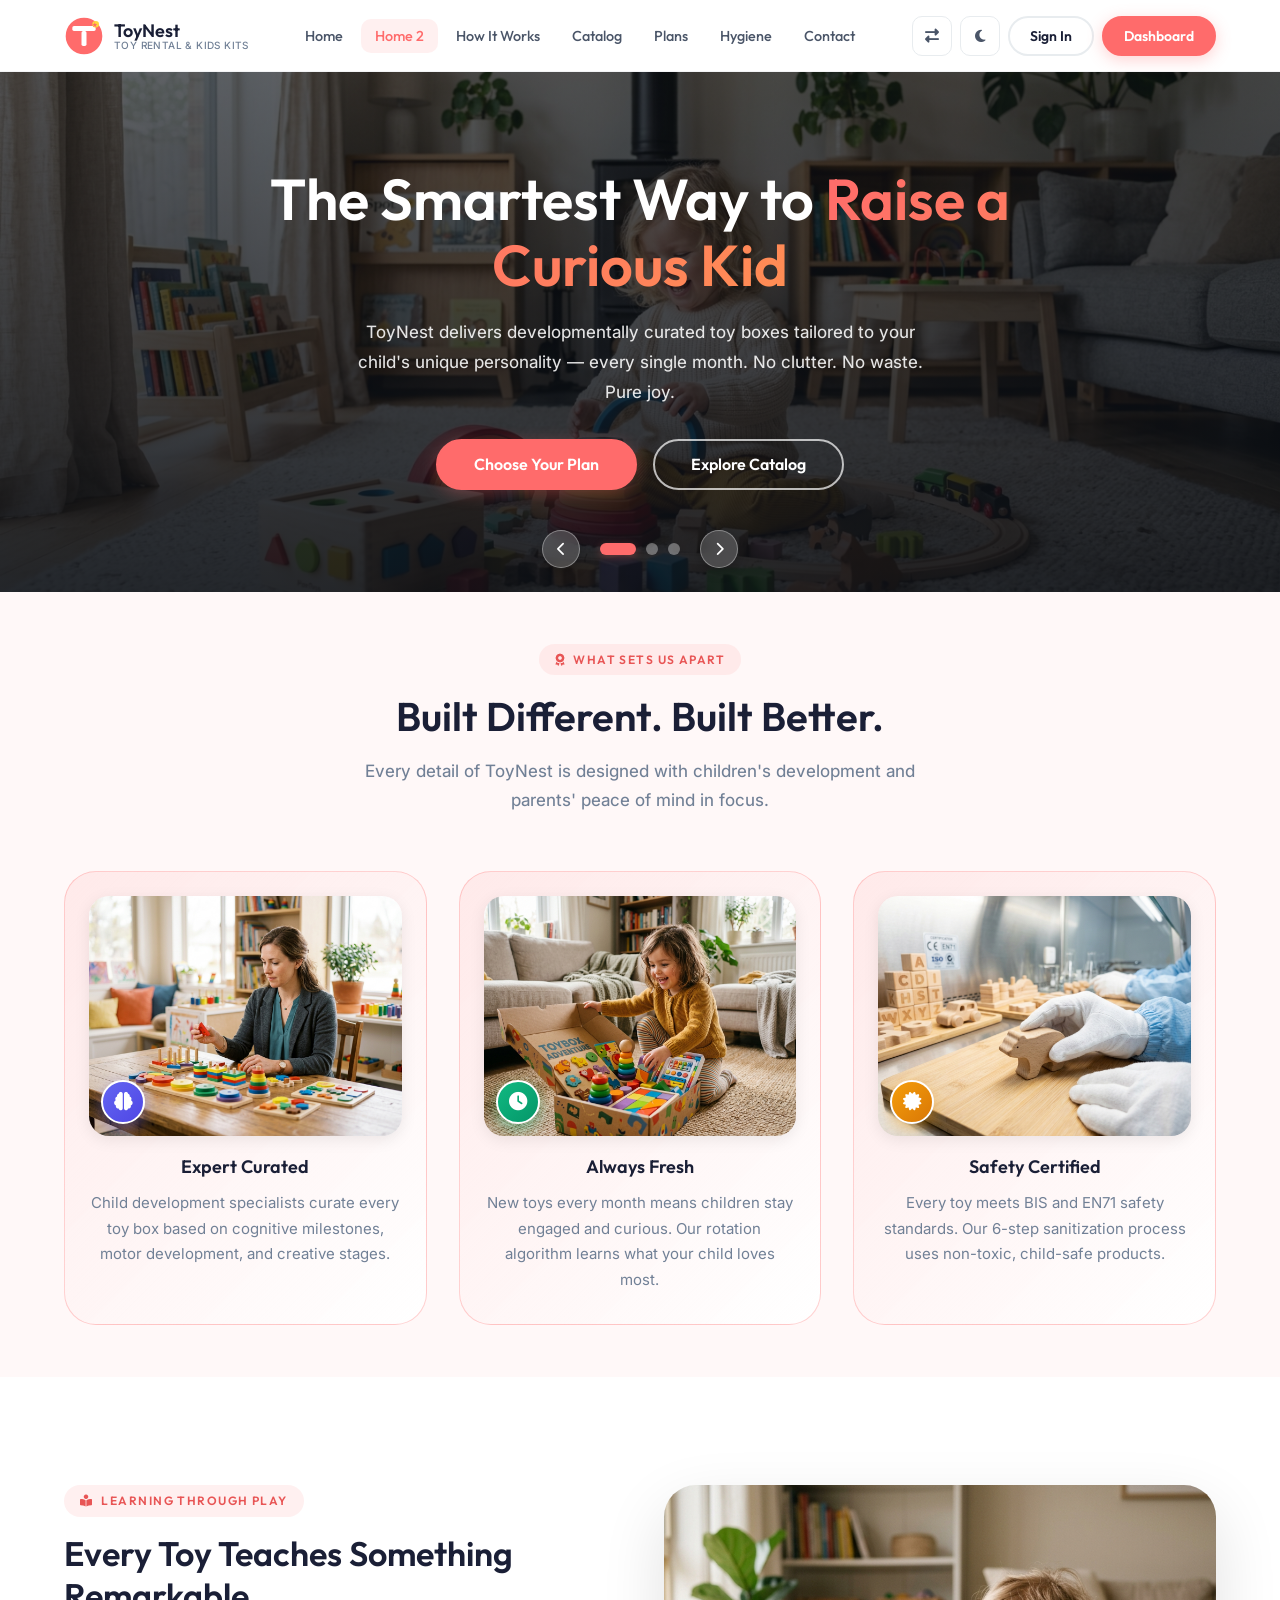
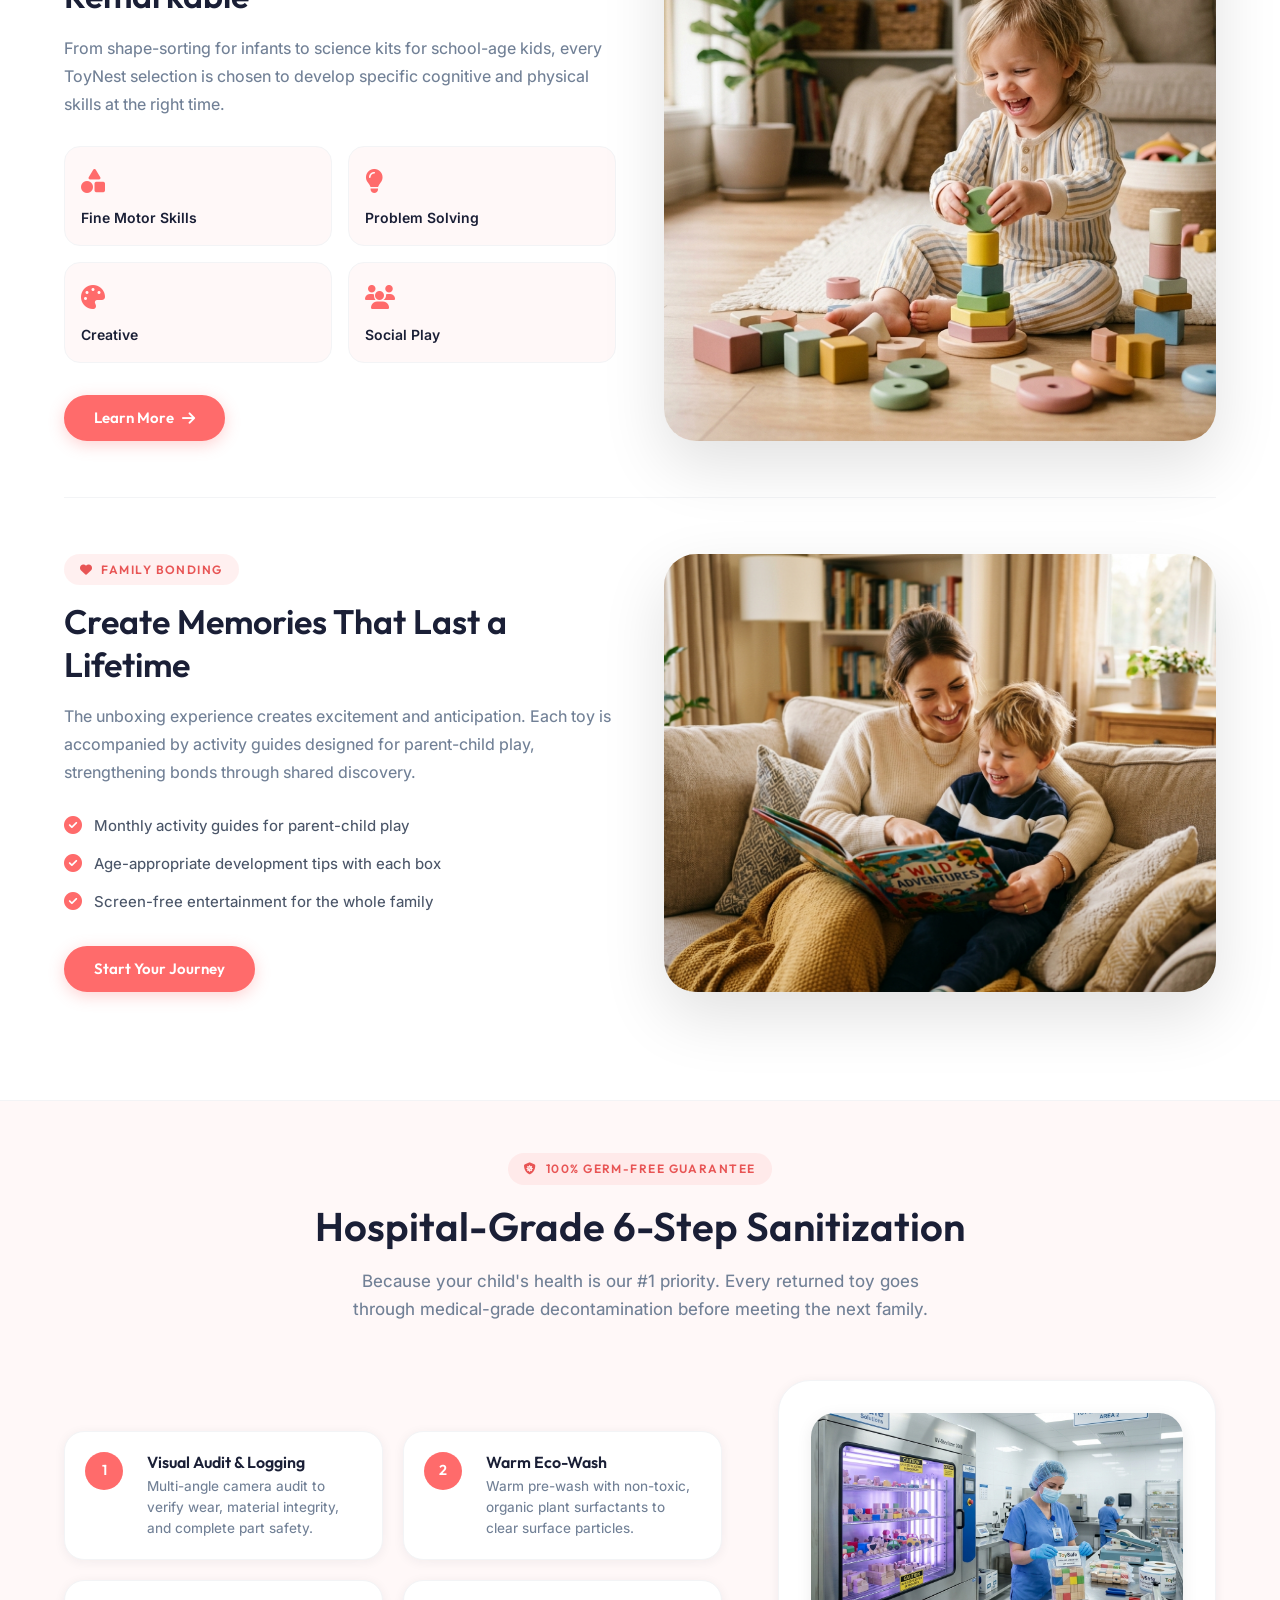
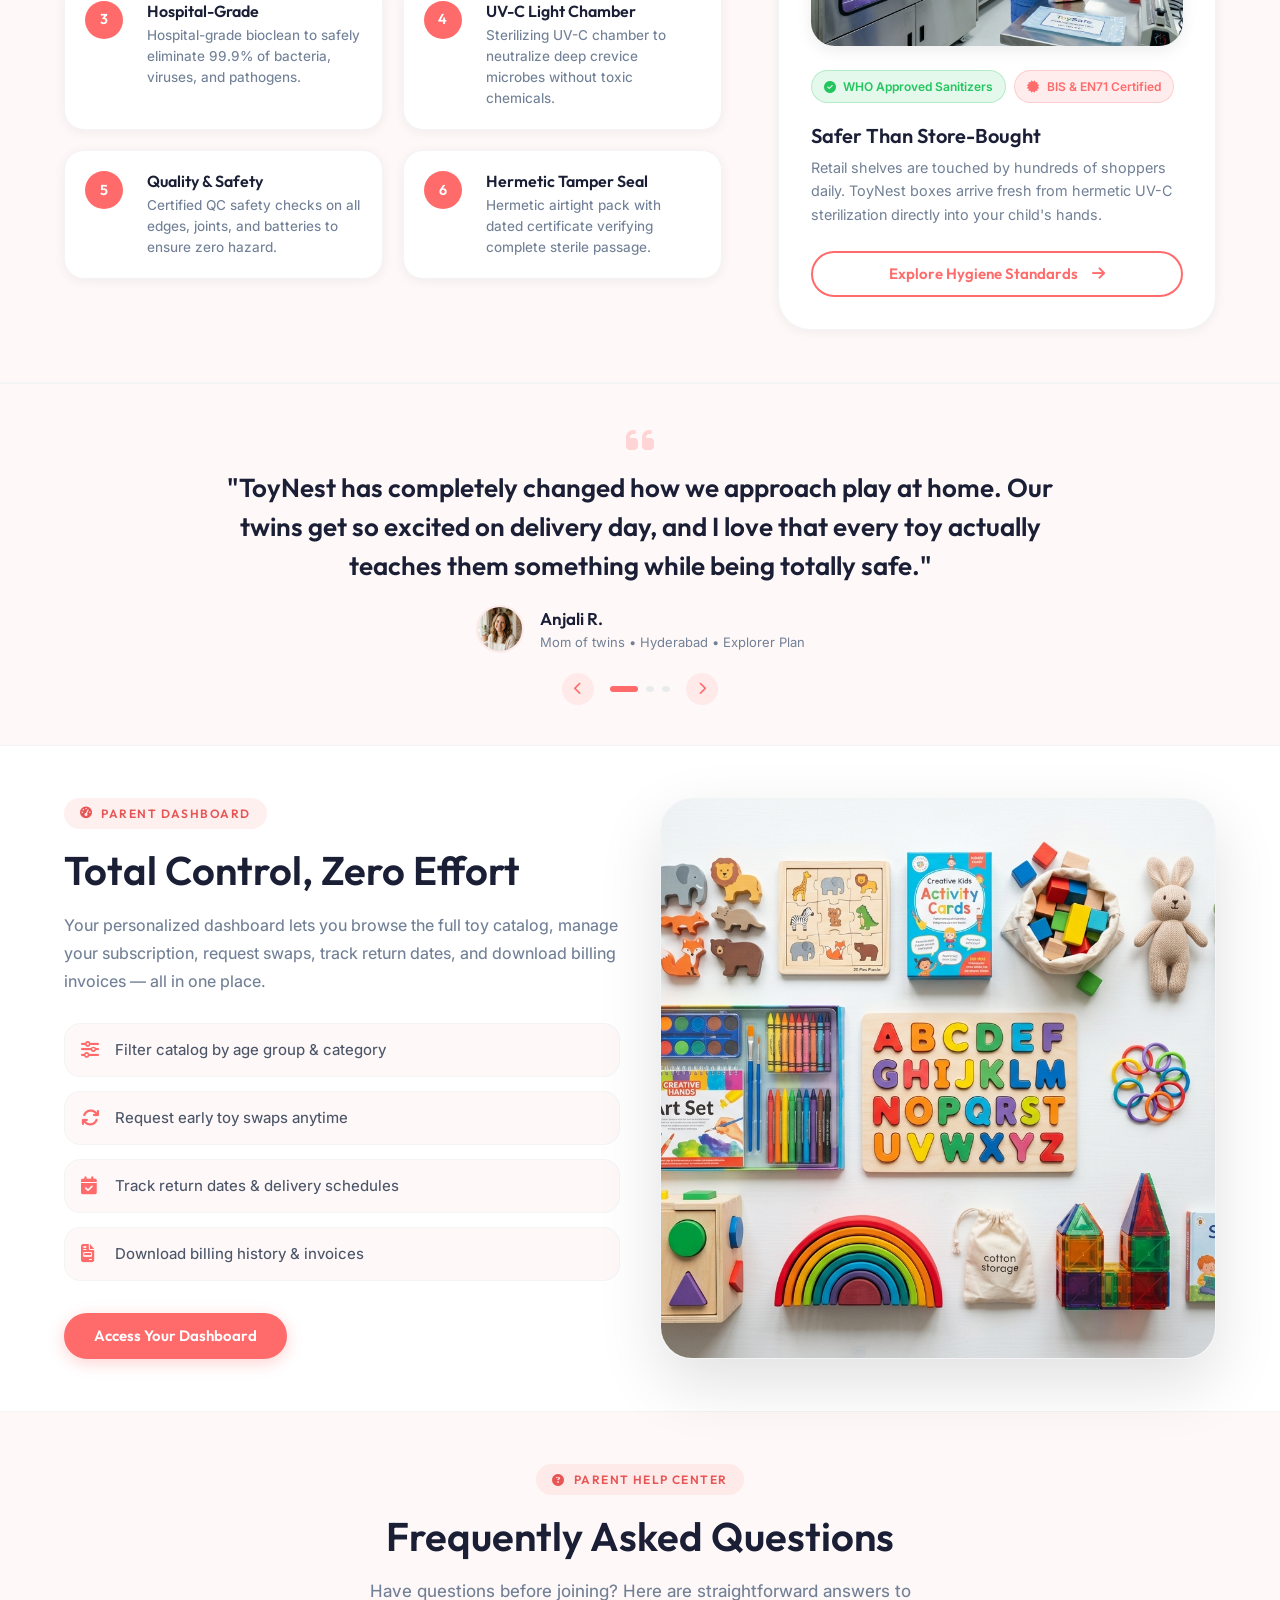
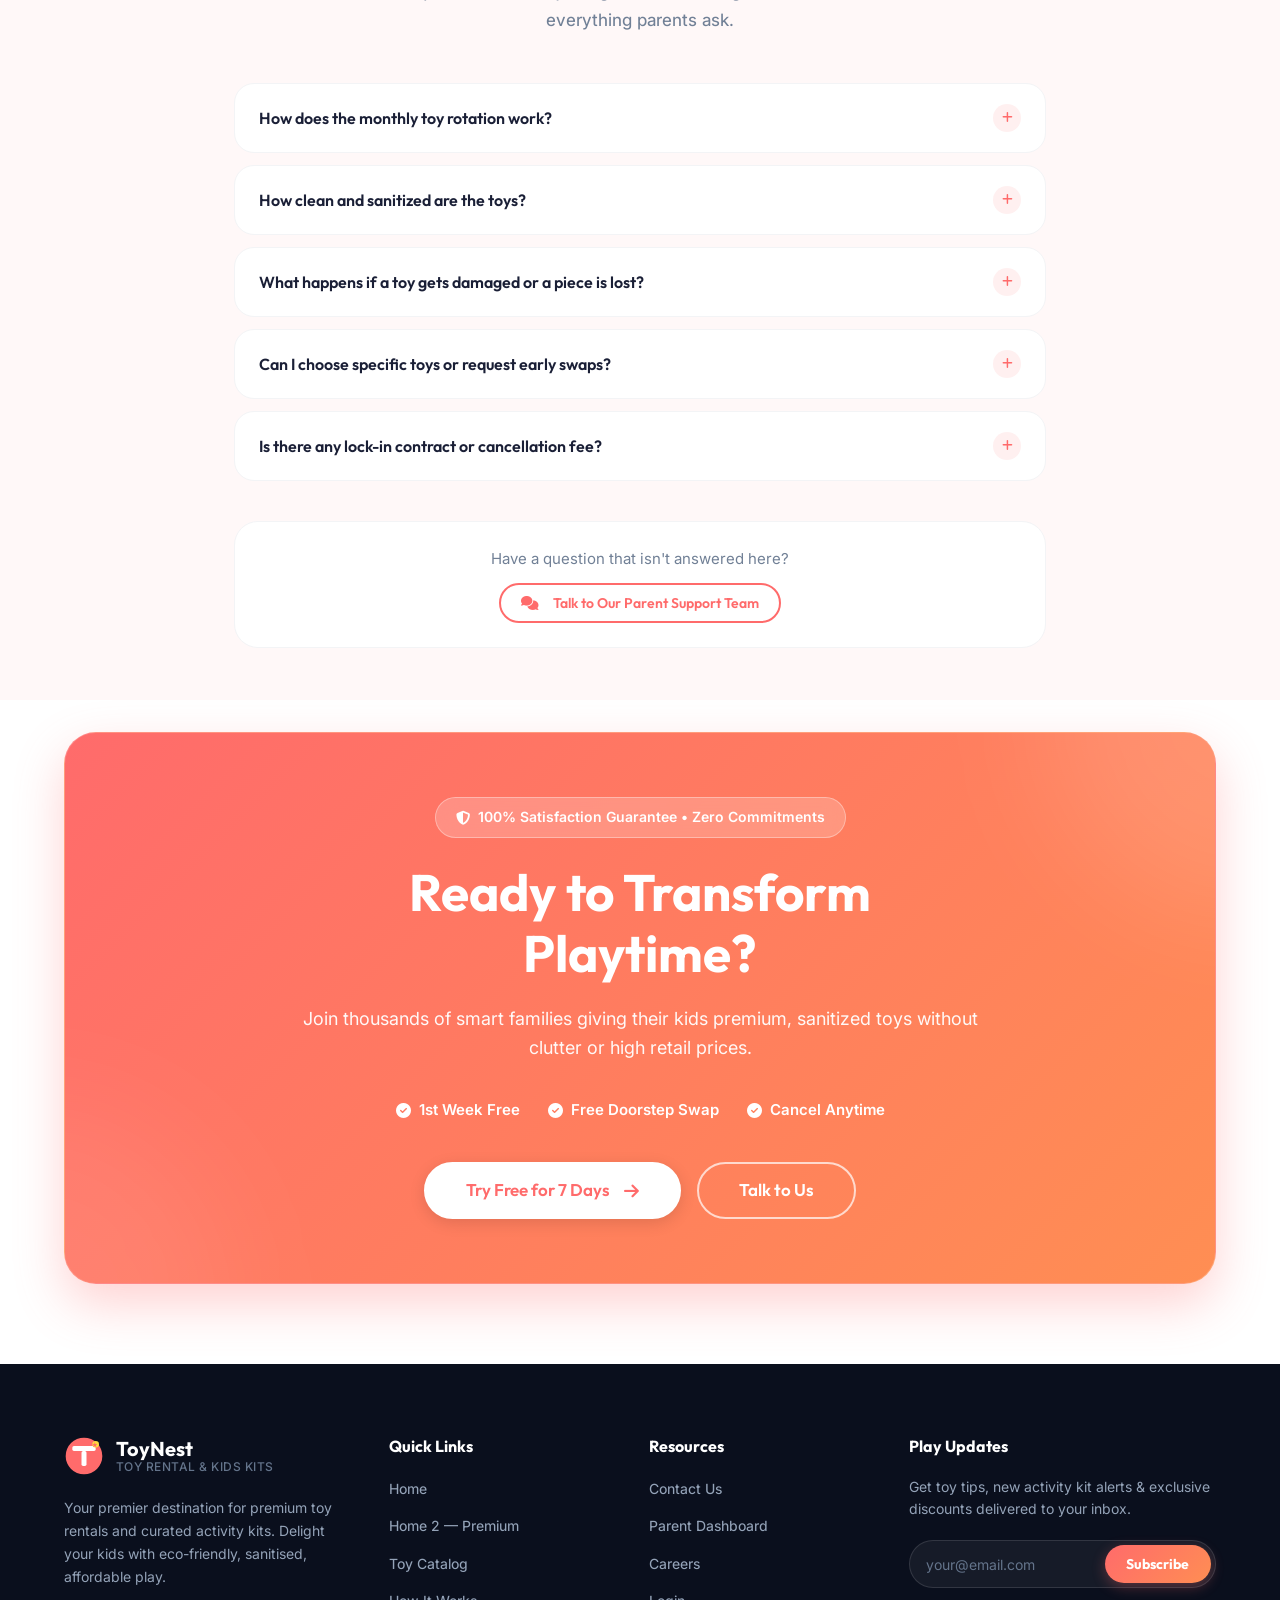
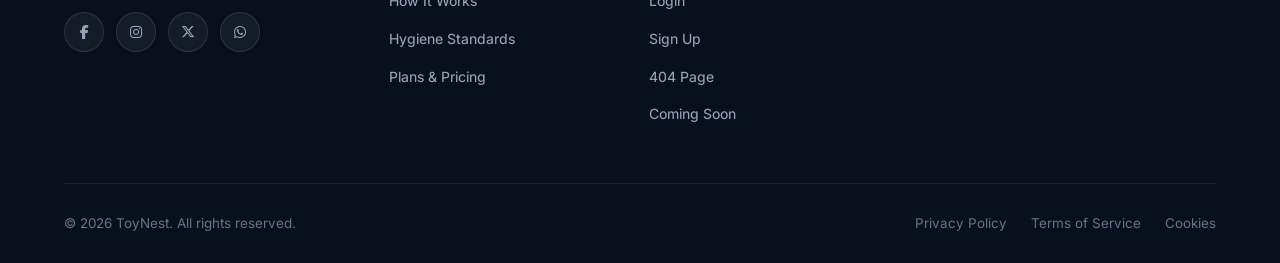
<file: home2.html>
<!DOCTYPE html>
<html lang="en" id="root-html">
<head>
  <meta charset="UTF-8">
  <meta name="viewport" content="width=device-width, initial-scale=1.0">
  <meta name="description" content="Discover ToyNest's premium toy rental experience — curated collections, monthly surprises, and a smarter way to play. The Home 2 guide to sustainable play.">
  <title>Home 2 | ToyNest — Premium Toy Rental & Kids Activity Kit</title>
  <link rel="icon" type="image/svg+xml" href="favicon.svg">
  <link rel="stylesheet" href="https://cdnjs.cloudflare.com/ajax/libs/font-awesome/6.5.1/css/all.min.css">
  <link rel="stylesheet" href="style.css">
  <style>
    .home2-hero {
      position: relative;
      padding-top: var(--nav-height);
      padding-bottom: 0;
      overflow: hidden;
      width: 100%;
    }
    .h2-hero-slider {
      display: grid;
      grid-template-areas: "slide";
      width: 100%;
      position: relative;
    }
    .h2-hero-slide {
      grid-area: slide;
      opacity: 0;
      visibility: hidden;
      pointer-events: none;
      transition: opacity 0.6s cubic-bezier(0.16, 1, 0.3, 1);
      width: 100%;
      border-radius: 0;
      position: relative;
      min-height: 520px;
      display: flex;
      align-items: center;
      justify-content: center;
    }
    .h2-hero-slide.active {
      opacity: 1;
      visibility: visible;
      pointer-events: auto;
    }
    .h2-hero-slide-bg {
      position: absolute;
      inset: 0;
      width: 100%;
      height: 100%;
      object-fit: cover;
      z-index: 1;
      filter: brightness(0.85);
    }
    .h2-hero-slide-overlay {
      position: absolute;
      inset: 0;
      z-index: 2;
      background: linear-gradient(180deg, rgba(13, 17, 23, 0.60) 0%, rgba(13, 17, 23, 0.88) 100%);
    }
    .h2-hero-slide-content {
      position: relative;
      z-index: 3;
      padding: 5rem 1.5rem 5.5rem;
      max-width: 840px;
      margin: 0 auto;
      text-align: center;
      display: flex;
      flex-direction: column;
      align-items: center;
      justify-content: center;
    }
    .h2-hero-controls {
      position: absolute;
      bottom: 1.5rem;
      left: 0;
      right: 0;
      display: flex;
      align-items: center;
      justify-content: center;
      gap: 1.25rem;
      z-index: 10;
    }
    .h2-slider-dots {
      display: flex;
      align-items: center;
      gap: 0.625rem;
    }
    .h2-dot {
      width: 12px;
      height: 12px;
      border-radius: 50%;
      background: rgba(255, 255, 255, 0.35);
      border: none;
      padding: 0;
      cursor: pointer;
      transition: all 0.35s cubic-bezier(0.4, 0, 0.2, 1);
      position: relative;
      overflow: hidden;
    }
    .h2-dot:hover {
      background: var(--primary);
      transform: scale(1.2);
    }
    .h2-dot.active {
      width: 36px;
      border-radius: 8px;
      background: var(--primary);
      box-shadow: 0 2px 8px var(--primary-glow);
    }
    .h2-dot.active::after {
      content: '';
      position: absolute;
      top: 0;
      left: 0;
      height: 100%;
      width: 0%;
      background: rgba(255, 255, 255, 0.45);
      animation: heroDotProgress 5s linear infinite;
    }
    @keyframes heroDotProgress { 0% { width: 0%; } 100% { width: 100%; } }
    .h2-hero-controls .hero-slider-arrow {
      width: 38px;
      height: 38px;
      border-radius: 50%;
      background: rgba(255, 255, 255, 0.18);
      backdrop-filter: blur(8px);
      border: 1px solid rgba(255, 255, 255, 0.35);
      color: #FFFFFF;
      display: flex;
      align-items: center;
      justify-content: center;
      font-size: 0.875rem;
      cursor: pointer;
      transition: all 0.25s cubic-bezier(0.16, 1, 0.3, 1);
      box-shadow: 0 4px 12px rgba(0, 0, 0, 0.25);
    }
    .h2-hero-controls .hero-slider-arrow:hover {
      background: var(--primary);
      border-color: var(--primary);
      color: #FFFFFF;
      transform: scale(1.12);
      box-shadow: 0 4px 14px var(--primary-glow);
    }
    .h2-hero-controls .hero-slider-arrow:active {
      transform: scale(0.95);
    }

    .benefit-row {
      display: grid;
      grid-template-columns: 1fr 1fr;
      gap: 3rem;
      align-items: center;
      padding: 3.5rem 0;
      border-bottom: 1px solid var(--border-light);
    }
    .benefit-row:last-child { border-bottom: none; }
    .benefit-row.reverse { direction: rtl; }
    .benefit-row.reverse > * { direction: ltr; }
    .mag-card {
      background: linear-gradient(135deg, var(--primary-subtle), var(--bg-card));
      border: 1px solid var(--primary-glow);
      border-radius: var(--radius-3xl);
      padding: 2.5rem;
      text-align: center;
      position: relative;
      overflow: hidden;
      transition: var(--transition-smooth);
    }
    .mag-card:hover { transform: translateY(-6px); box-shadow: var(--shadow-card-hover); }
    .mag-card .big-icon {
      font-size: 3.5rem;
      color: var(--primary);
      margin-bottom: 1.25rem;
      display: block;
    }
    @media (max-width: 768px) {
      .h2-hero-slide-content { padding: 4rem 1rem 4.5rem; }
      .benefit-row { 
        grid-template-columns: 1fr; 
        text-align: center;
        gap: 2.5rem;
      }
      .benefit-row.reverse { direction: ltr; }
      .benefit-content {
        display: flex;
        flex-direction: column;
        align-items: center;
        text-align: center;
      }
      .benefit-content .section-label {
        margin-bottom: 1rem;
      }
      .benefit-content .btn {
        margin: 0 auto;
      }
      .benefit-check-list {
        margin: 0 auto 2rem !important;
        align-items: flex-start !important;
        max-width: fit-content !important;
      }
    }
    @media (max-width: 960px) {
      .hygiene-protocol-grid { grid-template-columns: 1fr !important; gap: 2.5rem !important; }
    }
  </style>
</head>
<body>

<div id="navbar-placeholder"></div>

<!-- HERO — 100% FULL WIDTH EDGE-TO-EDGE BACKGROUND SLIDER -->
<section class="home2-hero" id="h2-hero">
  <div class="h2-hero-slider" id="h2-hero-slider">

    <!-- SLIDE 1 -->
    <div class="h2-hero-slide active" data-slide="0">
      <img src="assets/images/hero_home2_slide1.jpg" alt="Children playing with premium educational toys" class="h2-hero-slide-bg" loading="eager">
      <div class="h2-hero-slide-overlay"></div>
      <div class="container" style="position:relative;z-index:3;">
        <div class="h2-hero-slide-content">
          <h1 style="font-size:clamp(2.25rem,4.8vw,3.6rem);line-height:1.15;margin-bottom:1.25rem;color:#FFFFFF;">
            The Smartest Way to <span class="gradient-text">Raise a Curious Kid</span>
          </h1>
          <p style="font-size:1.0625rem;color:rgba(255,255,255,0.88);line-height:1.75;margin:0 auto 2rem;font-weight:450;max-width:580px;">ToyNest delivers developmentally curated toy boxes tailored to your child's unique personality — every single month. No clutter. No waste. Pure joy.</p>
          <div style="display:flex;gap:1rem;flex-wrap:wrap;justify-content:center;">
            <a href="pricing.html" class="btn btn-primary btn-lg" id="h2-hero-cta1">Choose Your Plan</a>
            <a href="catalog.html" class="btn btn-outline-white btn-lg" id="h2-hero-cta2">Explore Catalog</a>
          </div>
        </div>
      </div>
    </div>

    <!-- SLIDE 2 -->
    <div class="h2-hero-slide" data-slide="1">
      <img src="assets/images/hero_home2_stem.jpg" alt="STEM &amp; Montessori educational toys" class="h2-hero-slide-bg" loading="lazy">
      <div class="h2-hero-slide-overlay"></div>
      <div class="container" style="position:relative;z-index:3;">
        <div class="h2-hero-slide-content">
          <h1 style="font-size:clamp(2.25rem,4.8vw,3.6rem);line-height:1.15;margin-bottom:1.25rem;color:#FFFFFF;">
            Spark Imagination with <span class="gradient-text">STEM &amp; Montessori</span>
          </h1>
          <p style="font-size:1.0625rem;color:rgba(255,255,255,0.88);line-height:1.75;margin:0 auto 2rem;font-weight:450;max-width:580px;">Hand-selected activity kits built to inspire critical thinking, spatial reasoning, and creative problem solving for kids of all ages. Rotated monthly.</p>
          <div style="display:flex;gap:1rem;flex-wrap:wrap;justify-content:center;">
            <a href="catalog.html" class="btn btn-primary btn-lg" id="h2-hero-slide2-cta1">Explore STEM Kits</a>
            <a href="how-it-works.html" class="btn btn-outline-white btn-lg" id="h2-hero-slide2-cta2">How It Works</a>
          </div>
        </div>
      </div>
    </div>

    <!-- SLIDE 3 -->
    <div class="h2-hero-slide" data-slide="2">
      <img src="assets/images/hero_home2_slide3_hygiene.jpg" alt="Hospital-grade UV-C sanitized eco toys" class="h2-hero-slide-bg" loading="lazy">
      <div class="h2-hero-slide-overlay"></div>
      <div class="container" style="position:relative;z-index:3;">
        <div class="h2-hero-slide-content">
          <h1 style="font-size:clamp(2.25rem,4.8vw,3.6rem);line-height:1.15;margin-bottom:1.25rem;color:#FFFFFF;">
            Clean, Eco-Friendly &amp; <span class="gradient-text">100% Germ-Free</span>
          </h1>
          <p style="font-size:1.0625rem;color:rgba(255,255,255,0.88);line-height:1.75;margin:0 auto 2rem;font-weight:450;max-width:580px;">Every single toy undergoes hospital-grade UV-C sanitization and eco-certified organic cleaning before arriving safely packaged at your doorstep.</p>
          <div style="display:flex;gap:1rem;flex-wrap:wrap;justify-content:center;">
            <a href="pricing.html" class="btn btn-primary btn-lg" id="h2-hero-slide3-cta1">View Subscription Plans</a>
            <a href="hygiene.html" class="btn btn-outline-white btn-lg" id="h2-hero-slide3-cta2">Hygiene Standard</a>
          </div>
        </div>
      </div>
    </div>

  </div>

  <!-- SLIDER CONTROLS (Arrows & Dots Overlay) -->
  <div class="h2-hero-controls">
    <button class="hero-slider-arrow prev" id="h2-prev" aria-label="Previous Slide"><i class="fas fa-chevron-left"></i></button>
    <div class="h2-slider-dots">
      <button class="h2-dot active" aria-label="Go to Slide 1" data-slide-target="0"></button>
      <button class="h2-dot" aria-label="Go to Slide 2" data-slide-target="1"></button>
      <button class="h2-dot" aria-label="Go to Slide 3" data-slide-target="2"></button>
    </div>
    <button class="hero-slider-arrow next" id="h2-next" aria-label="Next Slide"><i class="fas fa-chevron-right"></i></button>
  </div>
</section>

<!-- MAGAZINE-STYLE FEATURE CARDS -->
<section class="section" style="background:var(--bg-surface);">
  <div class="container">
    <div class="text-center reveal" style="margin-bottom:3.5rem;">
      <span class="section-label"><i class="fas fa-award"></i> What Sets Us Apart</span>
      <h2 class="section-heading">Built Different. Built Better.</h2>
      <p class="section-sub">Every detail of ToyNest is designed with children's development and parents' peace of mind in focus.</p>
    </div>
    <div class="grid-3 reveal" style="gap:2rem;">
      <div class="mag-card" style="padding:1.5rem 1.5rem 2rem;">
        <div class="feature-card-img">
          <img src="assets/images/feature_expert_curated.jpg" alt="Child development specialist curating educational toys">
          <div class="feature-card-badge" style="background:linear-gradient(135deg, #6366F1, #4F46E5);box-shadow:0 6px 16px rgba(99,102,241,0.45);">
            <i class="fas fa-brain"></i>
          </div>
        </div>
        <h3 style="font-size:1.125rem;margin-bottom:0.75rem;">Expert Curated</h3>
        <p style="font-size:0.9375rem;color:var(--text-muted);line-height:1.7;">Child development specialists curate every toy box based on cognitive milestones, motor development, and creative stages.</p>
      </div>
      <div class="mag-card" style="padding:1.5rem 1.5rem 2rem;animation-delay:0.1s;">
        <div class="feature-card-img">
          <img src="assets/images/feature_always_fresh.jpg" alt="Child opening a new monthly toy rotation delivery box">
          <div class="feature-card-badge" style="background:linear-gradient(135deg, #10B981, #059669);box-shadow:0 6px 16px rgba(16,185,129,0.45);">
            <i class="fas fa-clock"></i>
          </div>
        </div>
        <h3 style="font-size:1.125rem;margin-bottom:0.75rem;">Always Fresh</h3>
        <p style="font-size:0.9375rem;color:var(--text-muted);line-height:1.7;">New toys every month means children stay engaged and curious. Our rotation algorithm learns what your child loves most.</p>
      </div>
      <div class="mag-card" style="padding:1.5rem 1.5rem 2rem;animation-delay:0.2s;">
        <div class="feature-card-img">
          <img src="assets/images/feature_safety_certified.jpg" alt="Safety testing and inspection of eco-friendly wooden toys">
          <div class="feature-card-badge" style="background:linear-gradient(135deg, #F59E0B, #D97706);box-shadow:0 6px 16px rgba(245,158,11,0.45);">
            <i class="fas fa-certificate"></i>
          </div>
        </div>
        <h3 style="font-size:1.125rem;margin-bottom:0.75rem;">Safety Certified</h3>
        <p style="font-size:0.9375rem;color:var(--text-muted);line-height:1.7;">Every toy meets BIS and EN71 safety standards. Our 6-step sanitization process uses non-toxic, child-safe products.</p>
      </div>
    </div>
  </div>
</section>

<!-- BENEFIT SECTIONS WITH ALTERNATING LAYOUT -->
<section class="section">
  <div class="container">
    <div class="benefit-row reveal">
      <div class="benefit-content">
        <span class="section-label"><i class="fas fa-book-reader"></i> Learning Through Play</span>
        <h2 class="section-heading" style="font-size:clamp(1.5rem,3vw,2.125rem);">Every Toy Teaches Something Remarkable</h2>
        <p style="color:var(--text-muted);line-height:1.75;margin-bottom:1.75rem;font-weight:450;">From shape-sorting for infants to science kits for school-age kids, every ToyNest selection is chosen to develop specific cognitive and physical skills at the right time.</p>
        <div style="display:grid;grid-template-columns:1fr 1fr;gap:1rem;margin-bottom:2rem;width:100%;">
          <div style="padding:1rem;background:var(--bg-surface);border-radius:var(--radius-lg);border:1px solid var(--border-light);">
            <div style="font-size:1.5rem;color:var(--primary);margin-bottom:0.375rem;"><i class="fas fa-shapes"></i></div>
            <div style="font-size:0.875rem;font-weight:600;color:var(--text-heading);">Fine Motor Skills</div>
          </div>
          <div style="padding:1rem;background:var(--bg-surface);border-radius:var(--radius-lg);border:1px solid var(--border-light);">
            <div style="font-size:1.5rem;color:var(--primary);margin-bottom:0.375rem;"><i class="fas fa-lightbulb"></i></div>
            <div style="font-size:0.875rem;font-weight:600;color:var(--text-heading);">Problem Solving</div>
          </div>
          <div style="padding:1rem;background:var(--bg-surface);border-radius:var(--radius-lg);border:1px solid var(--border-light);">
            <div style="font-size:1.5rem;color:var(--primary);margin-bottom:0.375rem;"><i class="fas fa-palette"></i></div>
            <div style="font-size:0.875rem;font-weight:600;color:var(--text-heading);">Creative</div>
          </div>
          <div style="padding:1rem;background:var(--bg-surface);border-radius:var(--radius-lg);border:1px solid var(--border-light);">
            <div style="font-size:1.5rem;color:var(--primary);margin-bottom:0.375rem;"><i class="fas fa-users"></i></div>
            <div style="font-size:0.875rem;font-weight:600;color:var(--text-heading);">Social Play</div>
          </div>
        </div>
        <a href="how-it-works.html" class="btn btn-primary" id="h2-learn-cta">Learn More <i class="fas fa-arrow-right"></i></a>
      </div>
      <div style="align-self:stretch;display:flex;flex-direction:column;">
        <div style="border-radius:var(--radius-3xl);overflow:hidden;box-shadow:var(--shadow-xl);width:100%;height:100%;min-height:350px;flex:1;">
          <img src="assets/images/child_playing_blocks_1790218236581.jpg" alt="Child learning through play with building blocks" style="width:100%;height:100%;object-fit:cover;display:block;">
        </div>
      </div>
    </div>

    <div class="benefit-row reverse reveal">
      <div style="direction:ltr;align-self:stretch;display:flex;flex-direction:column;">
        <div style="border-radius:var(--radius-3xl);overflow:hidden;box-shadow:var(--shadow-xl);width:100%;height:100%;min-height:350px;flex:1;">
          <img src="assets/images/mother_child_reading_1790218405592.jpg" alt="Mother and child playing and reading together" style="width:100%;height:100%;object-fit:cover;display:block;">
        </div>
      </div>
      <div class="benefit-content" style="direction:ltr;">
        <span class="section-label"><i class="fas fa-heart"></i> Family Bonding</span>
        <h2 class="section-heading" style="font-size:clamp(1.5rem,3vw,2.125rem);">Create Memories That Last a Lifetime</h2>
        <p style="color:var(--text-muted);line-height:1.75;margin-bottom:1.75rem;font-weight:450;">The unboxing experience creates excitement and anticipation. Each toy is accompanied by activity guides designed for parent-child play, strengthening bonds through shared discovery.</p>
        <div class="benefit-check-list" style="display:flex;flex-direction:column;gap:0.875rem;margin-bottom:2rem;">
          <div style="display:flex;align-items:center;gap:0.75rem;">
            <i class="fas fa-check-circle" style="color:var(--primary);font-size:1.125rem;flex-shrink:0;"></i>
            <span style="font-size:0.9375rem;color:var(--text-body);font-weight:450;">Monthly activity guides for parent-child play</span>
          </div>
          <div style="display:flex;align-items:center;gap:0.75rem;">
            <i class="fas fa-check-circle" style="color:var(--primary);font-size:1.125rem;flex-shrink:0;"></i>
            <span style="font-size:0.9375rem;color:var(--text-body);font-weight:450;">Age-appropriate development tips with each box</span>
          </div>
          <div style="display:flex;align-items:center;gap:0.75rem;">
            <i class="fas fa-check-circle" style="color:var(--primary);font-size:1.125rem;flex-shrink:0;"></i>
            <span style="font-size:0.9375rem;color:var(--text-body);font-weight:450;">Screen-free entertainment for the whole family</span>
          </div>
        </div>
        <a href="pricing.html" class="btn btn-primary" id="h2-family-cta">Start Your Journey</a>
      </div>
    </div>
  </div>
</section>

<!-- HOSPITAL-GRADE SANITIZATION PROTOCOL -->
<section class="section" id="hygiene-protocol" style="background:var(--bg-surface);border-top:1px solid var(--border-light);border-bottom:1px solid var(--border-light);">
  <div class="container">
    <div class="text-center reveal" style="margin-bottom:3.5rem;">
      <span class="section-label"><i class="fas fa-shield-virus"></i> 100% Germ-Free Guarantee</span>
      <h2 class="section-heading">Hospital-Grade 6-Step Sanitization</h2>
      <p class="section-sub">Because your child's health is our #1 priority. Every returned toy goes through medical-grade decontamination before meeting the next family.</p>
    </div>

    <div class="hygiene-protocol-grid" style="display:grid;grid-template-columns:1.2fr 0.8fr;gap:3.5rem;align-items:center;">
      <!-- Steps 1 to 6 Grid -->
      <div class="reveal" style="display:grid;grid-template-columns:repeat(auto-fit, minmax(260px, 1fr));gap:1.25rem;">
        <div class="hygiene-step-card" style="padding:1.25rem;border-radius:var(--radius-xl);height:100%;">
          <div class="hygiene-step-num" style="width:38px;height:38px;font-size:0.9rem;">1</div>
          <div>
            <h4 style="font-size:1rem;margin-bottom:0.25rem;">Visual Audit &amp; Logging</h4>
            <p style="font-size:0.85rem;line-height:1.55;margin:0;">Multi-angle camera audit to verify wear, material integrity, and complete part safety.</p>
          </div>
        </div>

        <div class="hygiene-step-card" style="padding:1.25rem;border-radius:var(--radius-xl);height:100%;">
          <div class="hygiene-step-num" style="width:38px;height:38px;font-size:0.9rem;">2</div>
          <div>
            <h4 style="font-size:1rem;margin-bottom:0.25rem;">Warm Eco-Wash</h4>
            <p style="font-size:0.85rem;line-height:1.55;margin:0;">Warm pre-wash with non-toxic, organic plant surfactants to clear surface particles.</p>
          </div>
        </div>

        <div class="hygiene-step-card" style="padding:1.25rem;border-radius:var(--radius-xl);height:100%;">
          <div class="hygiene-step-num" style="width:38px;height:38px;font-size:0.9rem;">3</div>
          <div>
            <h4 style="font-size:1rem;margin-bottom:0.25rem;">Hospital-Grade</h4>
            <p style="font-size:0.85rem;line-height:1.55;margin:0;">Hospital-grade bioclean to safely eliminate 99.9% of bacteria, viruses, and pathogens.</p>
          </div>
        </div>

        <div class="hygiene-step-card" style="padding:1.25rem;border-radius:var(--radius-xl);height:100%;">
          <div class="hygiene-step-num" style="width:38px;height:38px;font-size:0.9rem;">4</div>
          <div>
            <h4 style="font-size:1rem;margin-bottom:0.25rem;">UV-C Light Chamber</h4>
            <p style="font-size:0.85rem;line-height:1.55;margin:0;">Sterilizing UV-C chamber to neutralize deep crevice microbes without toxic chemicals.</p>
          </div>
        </div>

        <div class="hygiene-step-card" style="padding:1.25rem;border-radius:var(--radius-xl);height:100%;">
          <div class="hygiene-step-num" style="width:38px;height:38px;font-size:0.9rem;">5</div>
          <div>
            <h4 style="font-size:1rem;margin-bottom:0.25rem;">Quality &amp; Safety</h4>
            <p style="font-size:0.85rem;line-height:1.55;margin:0;">Certified QC safety checks on all edges, joints, and batteries to ensure zero hazard.</p>
          </div>
        </div>

        <div class="hygiene-step-card" style="padding:1.25rem;border-radius:var(--radius-xl);height:100%;">
          <div class="hygiene-step-num" style="width:38px;height:38px;font-size:0.9rem;">6</div>
          <div>
            <h4 style="font-size:1rem;margin-bottom:0.25rem;">Hermetic Tamper Seal</h4>
            <p style="font-size:0.85rem;line-height:1.55;margin:0;">Hermetic airtight pack with dated certificate verifying complete sterile passage.</p>
          </div>
        </div>
      </div>

      <!-- Feature Card Showcase with Image & Trust Badges -->
      <div class="reveal" style="animation-delay:0.15s;">
        <div style="background:var(--bg-card);border:1px solid var(--border-light);border-radius:var(--radius-3xl);padding:2rem;box-shadow:var(--shadow-card);position:relative;overflow:hidden;">
          <div style="border-radius:var(--radius-2xl);overflow:hidden;aspect-ratio:16/10;margin-bottom:1.5rem;box-shadow:var(--shadow-md);">
            <img src="assets/images/home2_hygiene_sanitization.jpg" alt="Specialist performing hospital grade UV-C toy cleaning in lab chamber" style="width:100%;height:100%;object-fit:cover;">
          </div>
          <div style="display:flex;flex-wrap:wrap;gap:0.5rem;margin-bottom:1.25rem;">
            <span style="font-size:0.75rem;font-weight:600;padding:0.35rem 0.75rem;background:rgba(34,197,94,0.12);color:var(--green);border:1px solid rgba(34,197,94,0.25);border-radius:var(--radius-full);"><i class="fas fa-check-circle" style="margin-right:0.3rem;"></i> WHO Approved Sanitizers</span>
            <span style="font-size:0.75rem;font-weight:600;padding:0.35rem 0.75rem;background:rgba(255,107,107,0.12);color:var(--primary);border:1px solid rgba(255,107,107,0.25);border-radius:var(--radius-full);"><i class="fas fa-certificate" style="margin-right:0.3rem;"></i> BIS &amp; EN71 Certified</span>
          </div>
          <h3 style="font-size:1.25rem;margin-bottom:0.5rem;color:var(--text-heading);">Safer Than Store-Bought</h3>
          <p style="font-size:0.9rem;color:var(--text-muted);line-height:1.65;margin-bottom:1.5rem;">Retail shelves are touched by hundreds of shoppers daily. ToyNest boxes arrive fresh from hermetic UV-C sterilization directly into your child's hands.</p>
          <a href="hygiene.html" class="btn btn-outline-primary" style="width:100%;justify-content:center;" id="h2-view-hygiene">Explore Hygiene Standards <i class="fas fa-arrow-right" style="margin-left:0.35rem;"></i></a>
        </div>
      </div>
    </div>
  </div>
</section>

<!-- TESTIMONIAL SLIDER (3 SLIDES - 5 SECONDS AUTO ROTATION) -->
<section class="section" style="background:var(--bg-surface);border-top:1px solid var(--border-light);border-bottom:1px solid var(--border-light);position:relative;overflow:hidden;padding:2.5rem 0;">
  <div class="container" style="max-width:900px;text-align:center;position:relative;z-index:1;">
    <i class="fas fa-quote-left" style="font-size:2rem;color:var(--primary);opacity:0.25;margin-bottom:0.75rem;display:block;"></i>
    
    <!-- Slides Container -->
    <div id="testimonial-slider" style="position:relative;min-height:180px;">
      
      <!-- Slide 1 -->
      <div class="t-slide active" style="transition:opacity 0.6s ease-in-out;opacity:1;display:block;width:100%;">
        <blockquote style="font-family:var(--font-heading);font-size:clamp(1.125rem,2.2vw,1.625rem);font-weight:600;color:var(--text-heading);line-height:1.5;margin-bottom:1.25rem;">"ToyNest has completely changed how we approach play at home. Our twins get so excited on delivery day, and I love that every toy actually teaches them something while being totally safe."</blockquote>
        <div style="display:flex;align-items:center;justify-content:center;gap:1rem;">
          <img src="assets/images/avatar_parent_anjali.jpg" alt="Anjali R." style="width:48px;height:48px;border-radius:50%;border:2px solid var(--primary-subtle);object-fit:cover;">
          <div style="text-align:left;">
            <div style="font-family:var(--font-heading);font-weight:600;color:var(--text-heading);font-size:1.0625rem;">Anjali R.</div>
            <div style="font-size:0.8125rem;color:var(--text-muted);">Mom of twins &bull; Hyderabad &bull; Explorer Plan</div>
          </div>
        </div>
      </div>

      <!-- Slide 2 -->
      <div class="t-slide" style="transition:opacity 0.6s ease-in-out;opacity:0;display:none;width:100%;">
        <blockquote style="font-family:var(--font-heading);font-size:clamp(1.125rem,2.2vw,1.625rem);font-weight:600;color:var(--text-heading);line-height:1.5;margin-bottom:1.25rem;">"As a working parent, finding high-quality educational toys was always exhausting. ToyNest delivers sanitized STEM kits right to our door. It has saved us thousands of rupees!"</blockquote>
        <div style="display:flex;align-items:center;justify-content:center;gap:1rem;">
          <img src="assets/images/avatar_parent_vikram.jpg" alt="Vikram S." style="width:48px;height:48px;border-radius:50%;border:2px solid var(--primary-subtle);object-fit:cover;">
          <div style="text-align:left;">
            <div style="font-family:var(--font-heading);font-weight:600;color:var(--text-heading);font-size:1.0625rem;">Vikram S.</div>
            <div style="font-size:0.8125rem;color:var(--text-muted);">Father of 4-year-old &bull; Bengaluru &bull; Sprout Plan</div>
          </div>
        </div>
      </div>

      <!-- Slide 3 -->
      <div class="t-slide" style="transition:opacity 0.6s ease-in-out;opacity:0;display:none;width:100%;">
        <blockquote style="font-family:var(--font-heading);font-size:clamp(1.125rem,2.2vw,1.625rem);font-weight:600;color:var(--text-heading);line-height:1.5;margin-bottom:1.25rem;">"The zero clutter policy is a lifesaver! We rotate 8 STEM toys every month and when my kids get bored, we simply send them back for a fresh new set. Best subscription ever!"</blockquote>
        <div style="display:flex;align-items:center;justify-content:center;gap:1rem;">
          <img src="assets/images/avatar_parent_priyam.jpg" alt="Priya M." style="width:48px;height:48px;border-radius:50%;border:2px solid var(--primary-subtle);object-fit:cover;">
          <div style="text-align:left;">
            <div style="font-family:var(--font-heading);font-weight:600;color:var(--text-heading);font-size:1.0625rem;">Priya M.</div>
            <div style="font-size:0.8125rem;color:var(--text-muted);">Mother of two &bull; Mumbai &bull; Adventure Plan</div>
          </div>
        </div>
      </div>

    </div>

    <!-- Controls & Pagination Dots -->
    <div style="display:flex;align-items:center;justify-content:center;gap:1rem;margin-top:1.25rem;">
      <button onclick="prevTSlide()" aria-label="Previous Slide" style="width:32px;height:32px;border-radius:50%;background:var(--primary-subtle);color:var(--primary);display:flex;align-items:center;justify-content:center;transition:all 0.2s;"><i class="fas fa-chevron-left" style="font-size:0.8125rem;"></i></button>
      
      <div style="display:flex;align-items:center;gap:0.5rem;">
        <div class="t-dot active" onclick="setTSlide(0)" style="width:24px;height:6px;border-radius:3px;background:var(--primary);cursor:pointer;transition:all 0.3s;"></div>
        <div class="t-dot" onclick="setTSlide(1)" style="width:6px;height:6px;border-radius:50%;background:var(--border-default);cursor:pointer;transition:all 0.3s;"></div>
        <div class="t-dot" onclick="setTSlide(2)" style="width:6px;height:6px;border-radius:50%;background:var(--border-default);cursor:pointer;transition:all 0.3s;"></div>
      </div>

      <button onclick="nextTSlide()" aria-label="Next Slide" style="width:32px;height:32px;border-radius:50%;background:var(--primary-subtle);color:var(--primary);display:flex;align-items:center;justify-content:center;transition:all 0.2s;"><i class="fas fa-chevron-right" style="font-size:0.8125rem;"></i></button>
    </div>

  </div>
</section>

<!-- APP-LIKE DASHBOARD PREVIEW -->
<section class="section">
  <div class="container">
    <div style="display:grid;grid-template-columns:repeat(auto-fit, minmax(280px, 1fr));gap:2.5rem;align-items:stretch;">
      <div class="reveal">
        <span class="section-label"><i class="fas fa-tachometer-alt"></i> Parent Dashboard</span>
        <h2 class="section-heading">Total Control, Zero Effort</h2>
        <p style="color:var(--text-muted);line-height:1.75;margin-bottom:1.75rem;font-weight:450;">Your personalized dashboard lets you browse the full toy catalog, manage your subscription, request swaps, track return dates, and download billing invoices — all in one place.</p>
        <div style="display:flex;flex-direction:column;gap:0.875rem;margin-bottom:2rem;">
          <div style="display:flex;align-items:center;gap:0.875rem;padding:0.875rem 1rem;background:var(--bg-surface);border-radius:var(--radius-lg);border:1px solid var(--border-light);">
            <i class="fas fa-sliders-h" style="color:var(--primary);font-size:1.125rem;width:20px;flex-shrink:0;"></i>
            <span style="font-size:0.9375rem;font-weight:450;">Filter catalog by age group &amp; category</span>
          </div>
          <div style="display:flex;align-items:center;gap:0.875rem;padding:0.875rem 1rem;background:var(--bg-surface);border-radius:var(--radius-lg);border:1px solid var(--border-light);">
            <i class="fas fa-sync" style="color:var(--primary);font-size:1.125rem;width:20px;flex-shrink:0;"></i>
            <span style="font-size:0.9375rem;font-weight:450;">Request early toy swaps anytime</span>
          </div>
          <div style="display:flex;align-items:center;gap:0.875rem;padding:0.875rem 1rem;background:var(--bg-surface);border-radius:var(--radius-lg);border:1px solid var(--border-light);">
            <i class="fas fa-calendar-check" style="color:var(--primary);font-size:1.125rem;width:20px;flex-shrink:0;"></i>
            <span style="font-size:0.9375rem;font-weight:450;">Track return dates &amp; delivery schedules</span>
          </div>
          <div style="display:flex;align-items:center;gap:0.875rem;padding:0.875rem 1rem;background:var(--bg-surface);border-radius:var(--radius-lg);border:1px solid var(--border-light);">
            <i class="fas fa-file-invoice" style="color:var(--primary);font-size:1.125rem;width:20px;flex-shrink:0;"></i>
            <span style="font-size:0.9375rem;font-weight:450;">Download billing history &amp; invoices</span>
          </div>
        </div>
        <a href="signup.html" class="btn btn-primary" id="h2-dash-cta">Access Your Dashboard</a>
      </div>
      <div class="reveal" style="animation-delay:0.2s;align-self:stretch;display:flex;flex-direction:column;">
        <div style="border-radius:var(--radius-3xl);overflow:hidden;box-shadow:var(--shadow-xl);width:100%;height:100%;min-height:380px;flex:1;border:1px solid var(--border-light);">
          <img src="assets/images/toy_catalog_display_1790218433334.jpg" alt="ToyNest dashboard and catalog management" style="width:100%;height:100%;object-fit:cover;display:block;">
        </div>
      </div>
    </div>
  </div>
</section>

<!-- FREQUENTLY ASKED QUESTIONS -->
<section class="section" id="faq" style="background:var(--bg-surface);border-top:1px solid var(--border-light);">
  <div class="container" style="max-width:860px;">
    <div class="text-center reveal" style="margin-bottom:3rem;">
      <span class="section-label"><i class="fas fa-circle-question"></i> Parent Help Center</span>
      <h2 class="section-heading">Frequently Asked Questions</h2>
      <p class="section-sub">Have questions before joining? Here are straightforward answers to everything parents ask.</p>
    </div>

    <div class="reveal">
      <div class="faq-item">
        <button class="faq-question" aria-expanded="false"><span>How does the monthly toy rotation work?</span><span class="faq-icon"><i class="fas fa-plus"></i></span></button>
        <div class="faq-answer"><div class="faq-answer-inner">Each month, you receive a curated activity box filled with sanitized, milestone-appropriate toys. When you are ready for the next rotation, we deliver the fresh box and collect the previous one from your doorstep in a single visit — 100% free!</div></div>
      </div>
      <div class="faq-item">
        <button class="faq-question" aria-expanded="false"><span>How clean and sanitized are the toys?</span><span class="faq-icon"><i class="fas fa-plus"></i></span></button>
        <div class="faq-answer"><div class="faq-answer-inner">Every single toy passes through our certified 6-step medical decontamination process: warm organic pre-wash, hospital-grade non-toxic disinfectant, and a UV-C sterilization chamber. Each kit arrives sealed with a dated tamper-evident safety certificate.</div></div>
      </div>
      <div class="faq-item">
        <button class="faq-question" aria-expanded="false"><span>What happens if a toy gets damaged or a piece is lost?</span><span class="faq-icon"><i class="fas fa-plus"></i></span></button>
        <div class="faq-answer"><div class="faq-answer-inner">Kids will be kids! Normal playtime wear and accidental damage or minor missing pieces are 100% covered by our ToyNest Care guarantee with zero penalties. We want kids to explore freely without parent stress.</div></div>
      </div>
      <div class="faq-item">
        <button class="faq-question" aria-expanded="false"><span>Can I choose specific toys or request early swaps?</span><span class="faq-icon"><i class="fas fa-plus"></i></span></button>
        <div class="faq-answer"><div class="faq-answer-inner">Yes! Through your Parent Dashboard, you can hand-pick toys from our 500+ item catalog, blacklist categories, or request an early swap if your child has mastered their current toys ahead of schedule.</div></div>
      </div>
      <div class="faq-item">
        <button class="faq-question" aria-expanded="false"><span>Is there any lock-in contract or cancellation fee?</span><span class="faq-icon"><i class="fas fa-plus"></i></span></button>
        <div class="faq-answer"><div class="faq-answer-inner">Zero lock-in contracts. You can pause your subscription during family holidays or cancel anytime with one simple click in your account settings. Start risk-free with our 7-day trial.</div></div>
      </div>
    </div>

    <!-- Help Box -->
    <div class="text-center reveal" style="margin-top:2.5rem;padding:1.5rem;background:var(--bg-card);border:1px solid var(--border-light);border-radius:var(--radius-2xl);">
      <p style="font-size:0.9375rem;color:var(--text-muted);margin-bottom:0.75rem;">Have a question that isn't answered here?</p>
      <a href="contact.html" class="btn btn-outline-primary btn-sm" id="h2-faq-contact"><i class="fas fa-comments" style="margin-right:0.35rem;"></i> Talk to Our Parent Support Team</a>
    </div>
  </div>
</section>

<!-- CTA -->
<section class="section" style="padding-top:2rem;padding-bottom:5rem;">
  <div class="container">
    <div style="background:linear-gradient(135deg, #FF6B6B 0%, #FF8E53 100%);border-radius:var(--radius-3xl);padding:4rem 2rem;text-align:center;position:relative;overflow:hidden;box-shadow:0 20px 50px rgba(255,107,107,0.3);border:1px solid rgba(255,255,255,0.2);">
      <div style="position:absolute;top:-40%;right:-20%;width:400px;height:400px;background:rgba(255,255,255,0.12);filter:blur(60px);border-radius:50%;pointer-events:none;"></div>
      <div style="position:absolute;bottom:-40%;left:-20%;width:400px;height:400px;background:rgba(255,255,255,0.08);filter:blur(60px);border-radius:50%;pointer-events:none;"></div>
      
      <div style="position:relative;z-index:1;max-width:680px;margin:0 auto;">
        <span style="display:inline-flex;align-items:center;gap:0.5rem;padding:0.5rem 1.25rem;background:rgba(255,255,255,0.2);backdrop-filter:blur(10px);border:1px solid rgba(255,255,255,0.35);border-radius:var(--radius-full);color:#fff;font-size:0.875rem;font-weight:600;margin-bottom:1.5rem;"><i class="fas fa-shield-alt" style="color:#fff;"></i> 100% Satisfaction Guarantee • Zero Commitments</span>
        
        <h2 style="font-size:clamp(2rem,4vw,3.25rem);color:#fff;margin-bottom:1.25rem;line-height:1.2;font-weight:700;">Ready to Transform Playtime?</h2>
        <p style="font-size:1.125rem;color:rgba(255,255,255,0.95);margin-bottom:2.25rem;line-height:1.6;">Join thousands of smart families giving their kids premium, sanitized toys without clutter or high retail prices.</p>

        <div style="display:flex;justify-content:center;gap:1.75rem;flex-wrap:wrap;margin-bottom:2.5rem;">
          <div style="display:flex;align-items:center;gap:0.5rem;color:#fff;font-size:0.9375rem;font-weight:600;"><i class="fas fa-circle-check" style="color:#fff;"></i> 1st Week Free</div>
          <div style="display:flex;align-items:center;gap:0.5rem;color:#fff;font-size:0.9375rem;font-weight:600;"><i class="fas fa-circle-check" style="color:#fff;"></i> Free Doorstep Swap</div>
          <div style="display:flex;align-items:center;gap:0.5rem;color:#fff;font-size:0.9375rem;font-weight:600;"><i class="fas fa-circle-check" style="color:#fff;"></i> Cancel Anytime</div>
        </div>

        <div style="display:flex;gap:1rem;justify-content:center;flex-wrap:wrap;">
          <a href="signup.html" class="btn btn-white btn-xl" id="h2-final-cta">Try Free for 7 Days <i class="fas fa-arrow-right" style="margin-left:0.375rem;"></i></a>
          <a href="contact.html" class="btn btn-outline-white btn-xl" id="h2-final-contact">Talk to Us</a>
        </div>
      </div>
    </div>
  </div>
</section>

<div id="footer-placeholder"></div>

<script src="components.js"></script>
<script>
let currentTSlide = 0;
let tSlideTimer = null;

function showTSlide(index) {
    const slides = document.querySelectorAll('.t-slide');
    const dots = document.querySelectorAll('.t-dot');
    if (!slides.length) return;
    
    currentTSlide = (index + slides.length) % slides.length;
    
    slides.forEach((slide, i) => {
        if (i === currentTSlide) {
            slide.style.display = 'block';
            setTimeout(() => {
                slide.style.opacity = '1';
            }, 20);
        } else {
            slide.style.opacity = '0';
            slide.style.display = 'none';
        }
    });

    dots.forEach((dot, i) => {
        if (i === currentTSlide) {
            dot.style.width = '28px';
            dot.style.borderRadius = '4px';
            dot.style.background = 'var(--primary)';
        } else {
            dot.style.width = '8px';
            dot.style.borderRadius = '50%';
            dot.style.background = 'var(--border-default)';
        }
    });
}

function nextTSlide() {
    showTSlide(currentTSlide + 1);
    resetTTimer();
}

function prevTSlide() {
    showTSlide(currentTSlide - 1);
    resetTTimer();
}

function setTSlide(index) {
    showTSlide(index);
    resetTTimer();
}

function startTTimer() {
    tSlideTimer = setInterval(() => {
        showTSlide(currentTSlide + 1);
    }, 5000); // 5 seconds
}

function resetTTimer() {
    if (tSlideTimer) clearInterval(tSlideTimer);
    startTTimer();
}

document.addEventListener('DOMContentLoaded', () => {
    showTSlide(0);
    startTTimer();
});
</script>
</body>
</html>
</file>
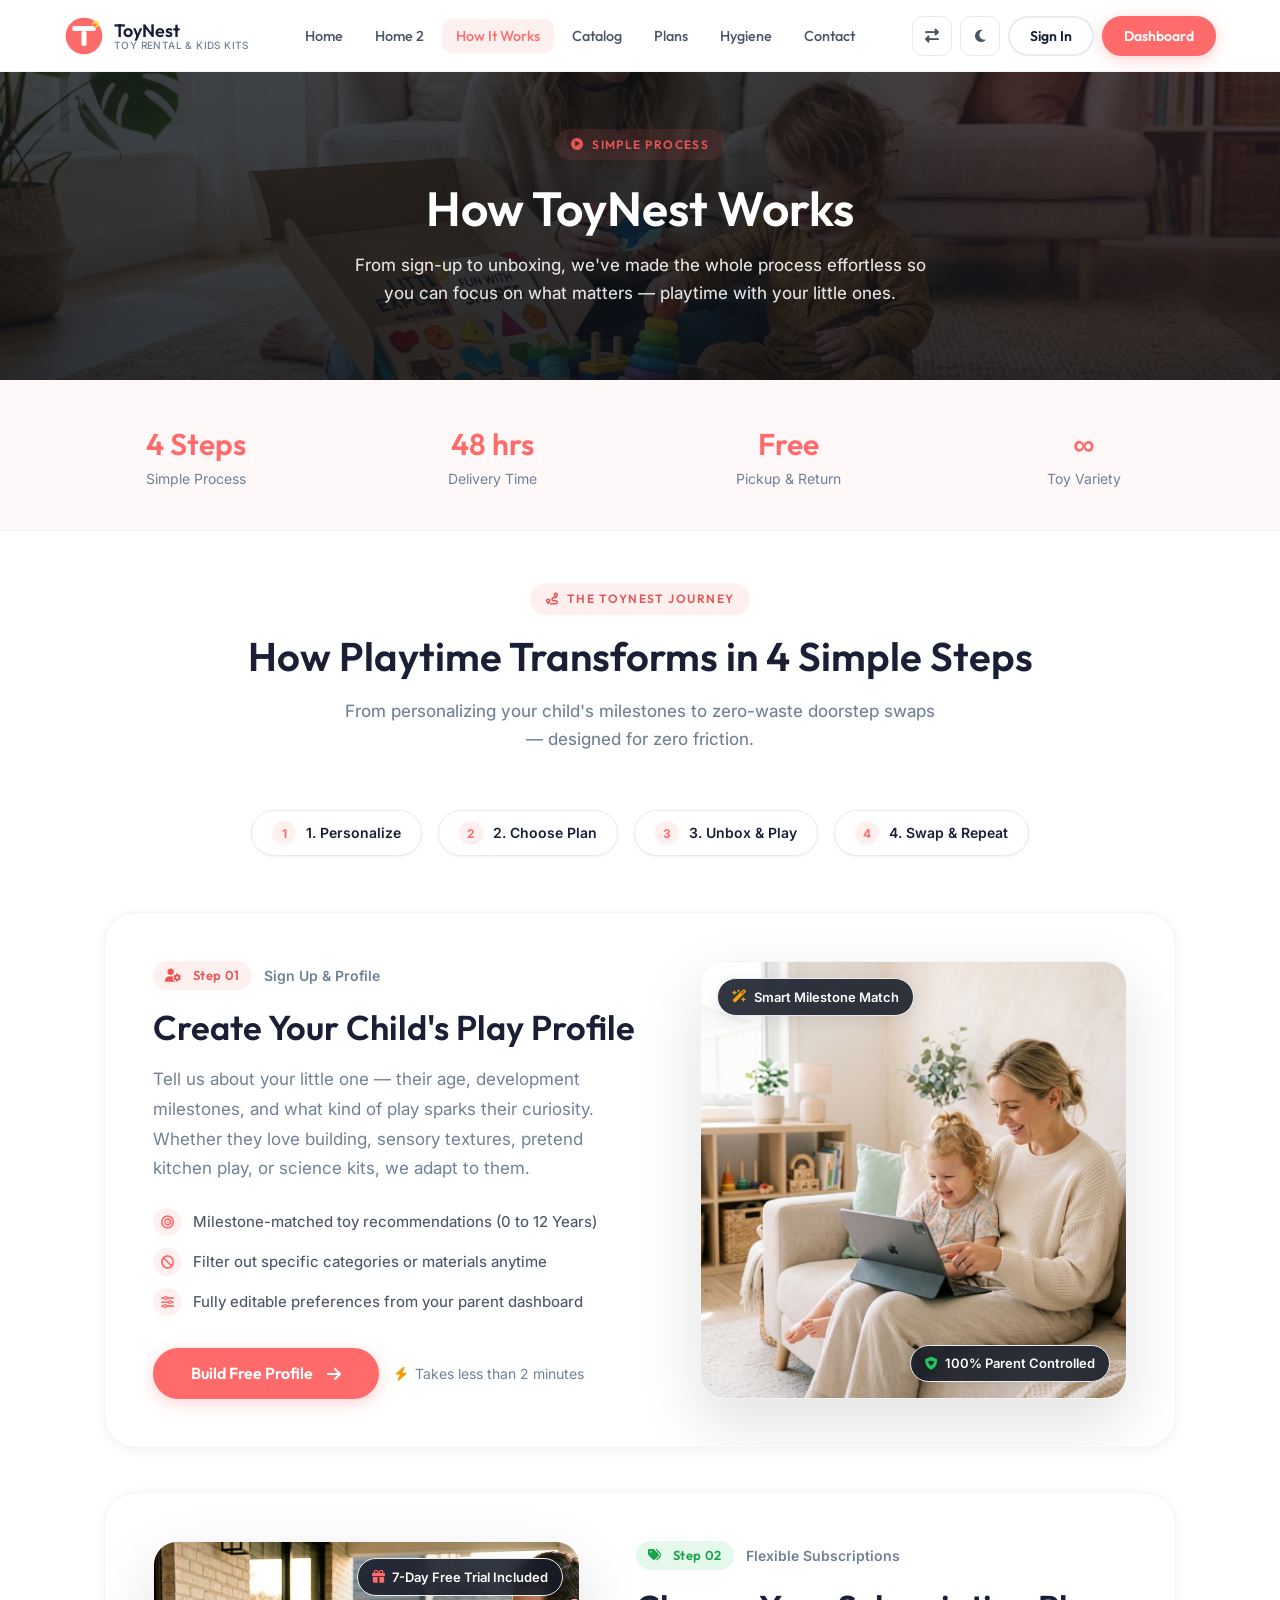
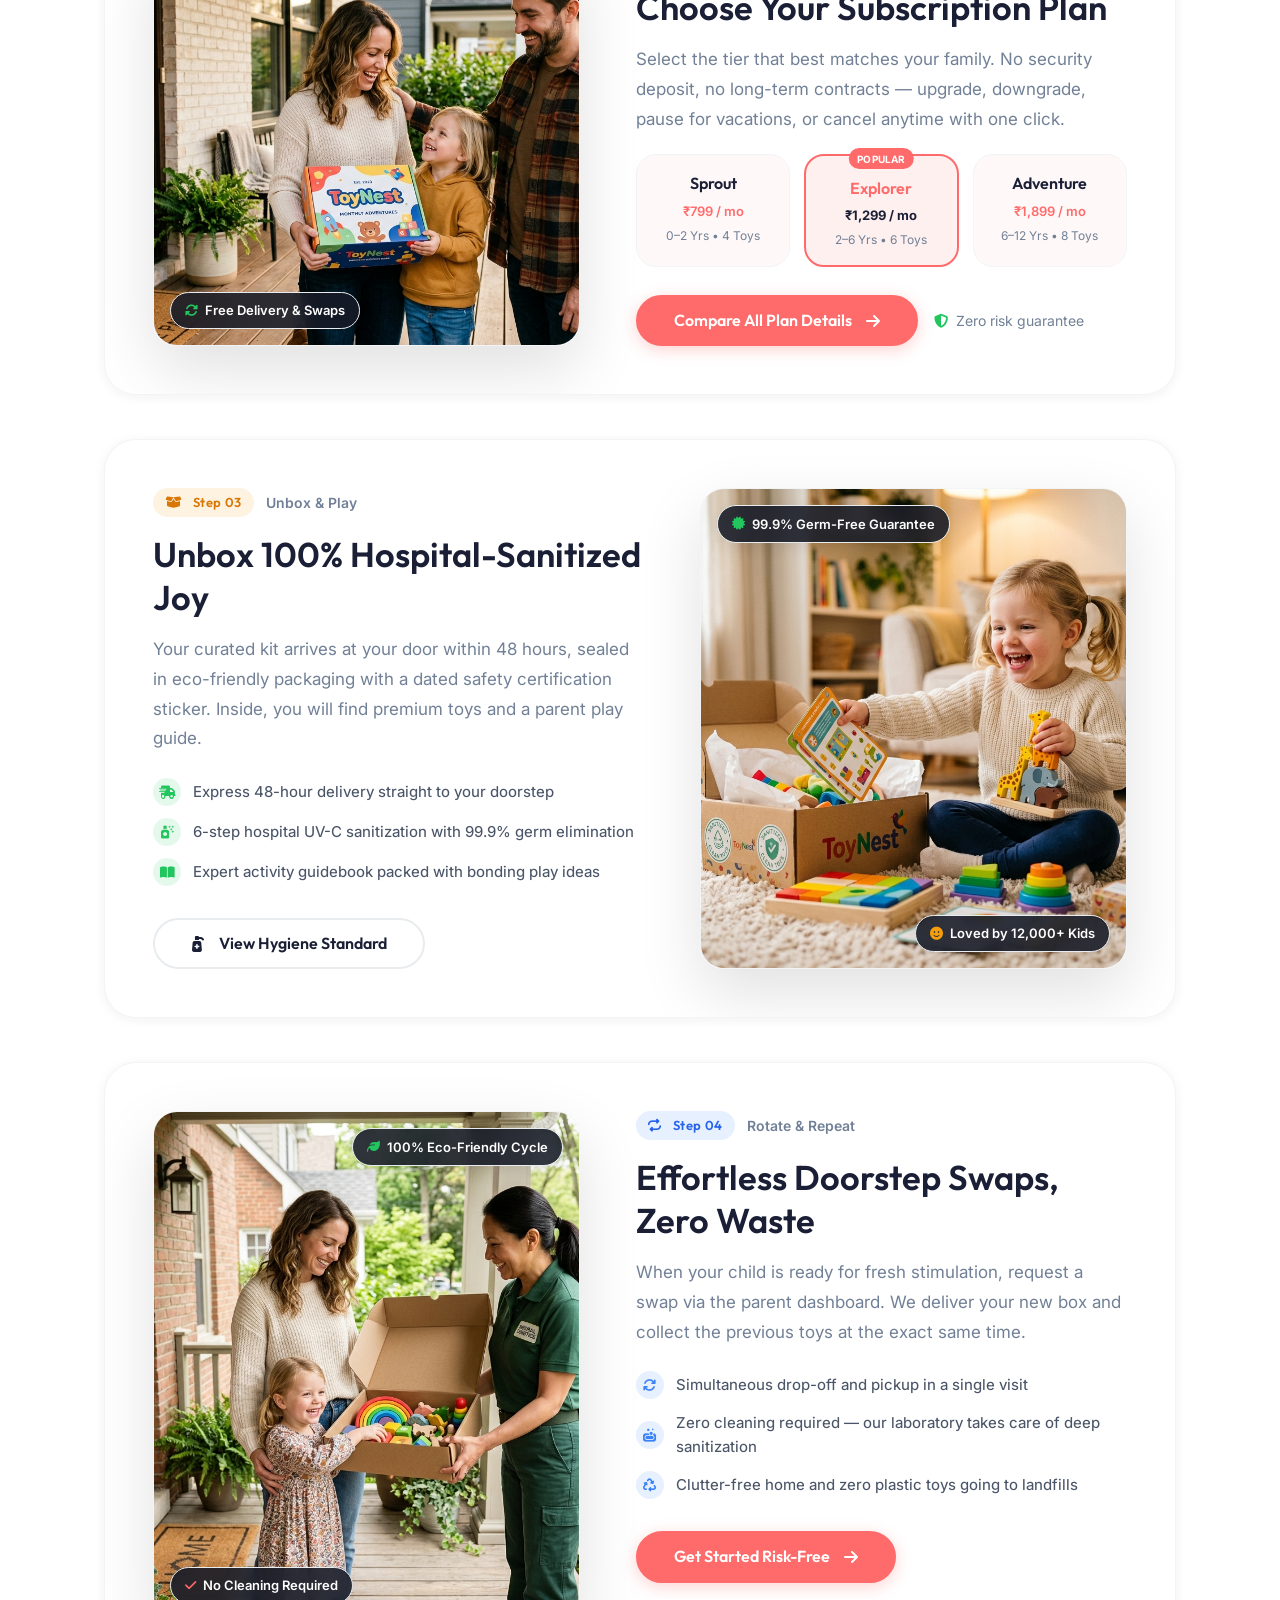
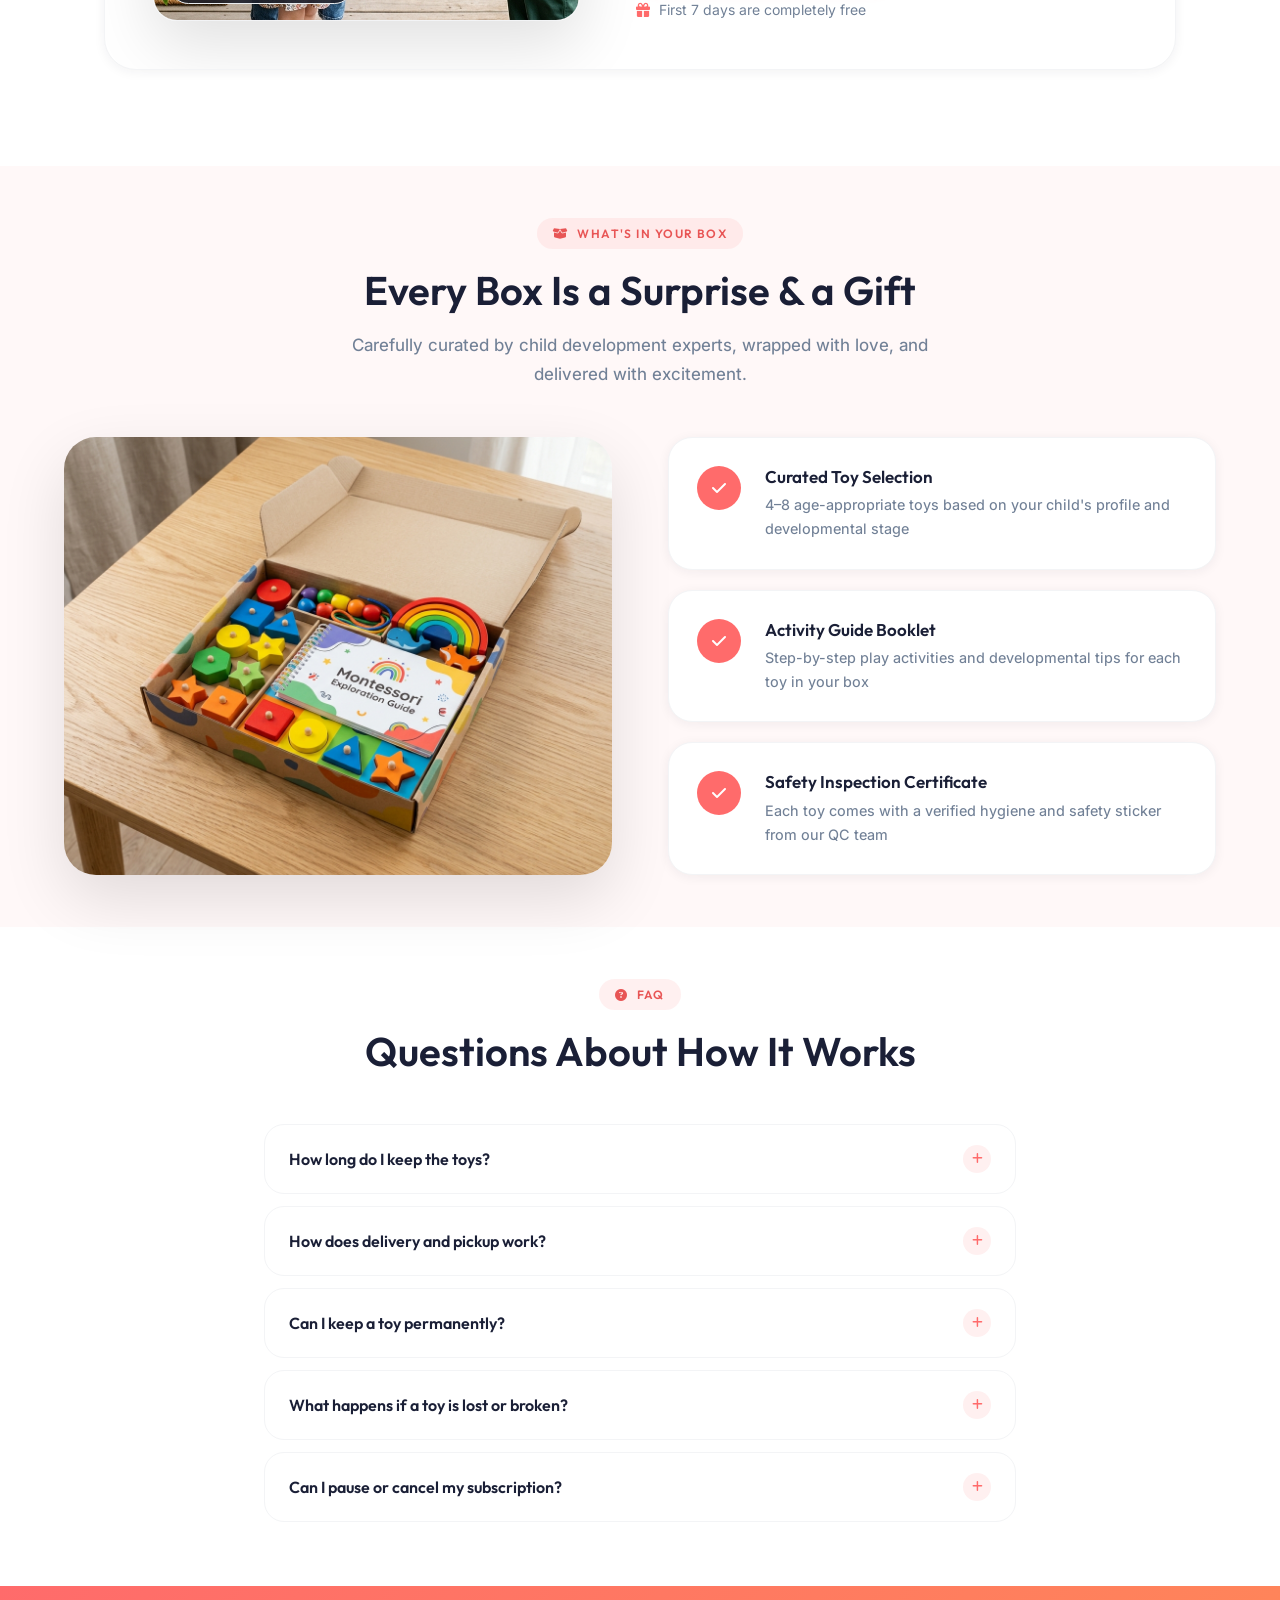
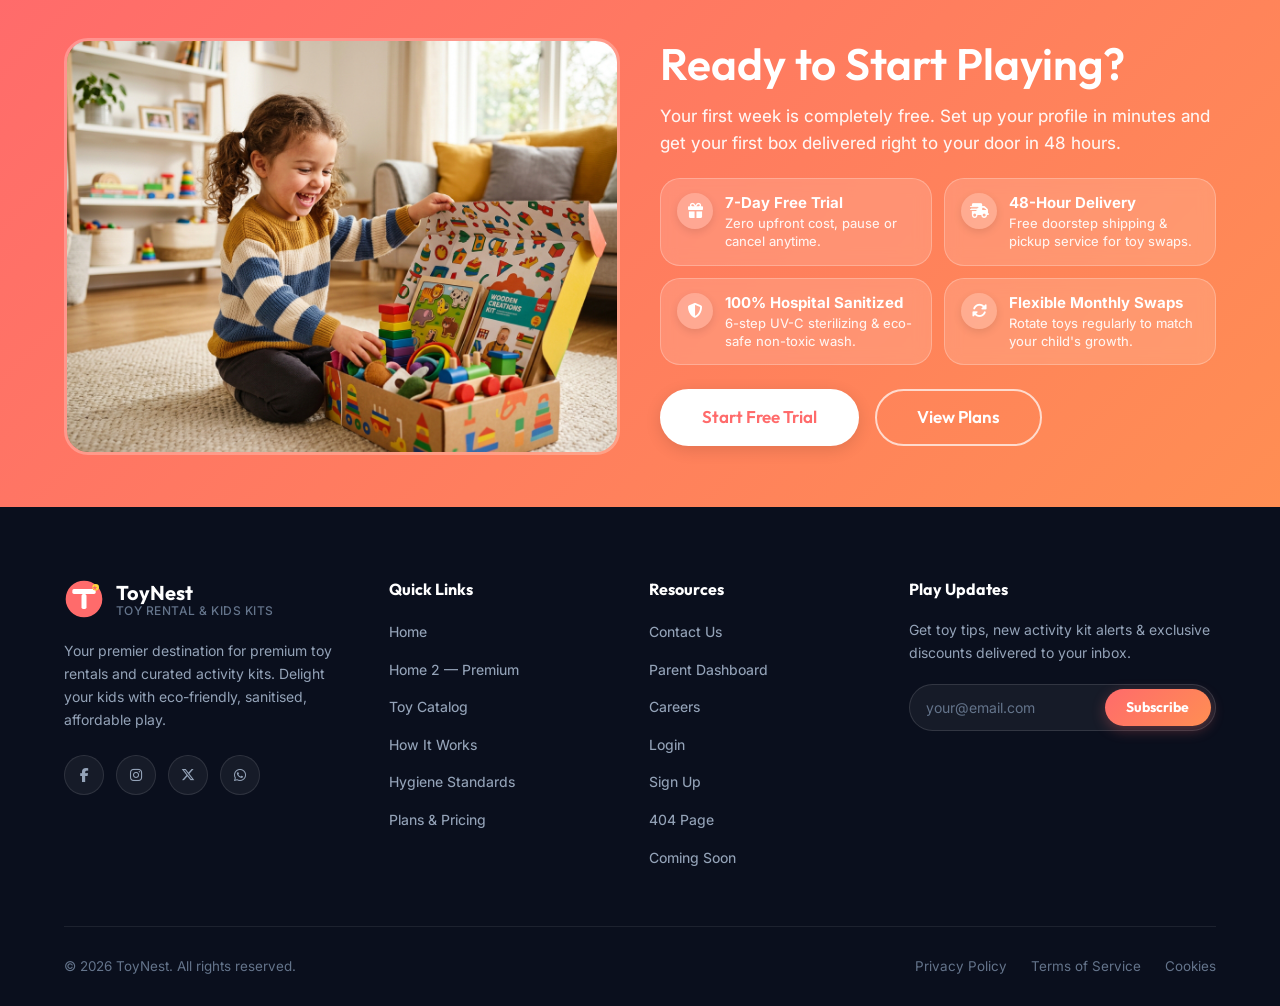
<file: how-it-works.html>
<!DOCTYPE html>
<html lang="en" id="root-html">
<head>
  <meta charset="UTF-8">
  <meta name="viewport" content="width=device-width, initial-scale=1.0">
  <meta name="description" content="Learn how ToyNest works — choose your plan, receive curated toys, enjoy the play, return, and repeat. Simple 4-step process for monthly toy rotations.">
  <title>How It Works | ToyNest Toy Rental & Kids Activity Kits</title>
  <link rel="icon" type="image/svg+xml" href="favicon.svg">
  <link rel="stylesheet" href="https://cdnjs.cloudflare.com/ajax/libs/font-awesome/6.5.1/css/all.min.css">
  <link rel="stylesheet" href="style.css">
  <style>
    .step-nav-bar {
      display: flex;
      justify-content: center;
      gap: 1rem;
      margin-bottom: 3.5rem;
      flex-wrap: wrap;
    }
    .step-nav-pill {
      display: inline-flex;
      align-items: center;
      gap: 0.625rem;
      padding: 0.625rem 1.25rem;
      background: var(--bg-card);
      border: 1px solid var(--border-default);
      border-radius: var(--radius-full);
      font-size: 0.875rem;
      font-weight: 600;
      color: var(--text-heading);
      box-shadow: var(--shadow-sm);
      transition: var(--transition-fast);
      text-decoration: none;
    }
    .step-nav-pill:hover {
      border-color: var(--primary);
      color: var(--primary);
      transform: translateY(-2px);
      box-shadow: var(--shadow-md);
    }
    .step-nav-pill .pill-num {
      width: 24px;
      height: 24px;
      border-radius: 50%;
      background: var(--primary-subtle);
      color: var(--primary);
      display: flex;
      align-items: center;
      justify-content: center;
      font-size: 0.75rem;
      font-weight: 700;
    }
    .step-card {
      display: grid;
      grid-template-columns: 1.15fr 1fr;
      gap: 3.5rem;
      align-items: stretch;
      background: var(--bg-card);
      border: 1px solid var(--border-light);
      border-radius: var(--radius-3xl);
      padding: 3rem;
      box-shadow: var(--shadow-card);
      margin-bottom: 2.75rem;
      transition: var(--transition-smooth);
      position: relative;
      overflow: hidden;
    }
    .step-card:hover {
      box-shadow: var(--shadow-card-hover);
      transform: translateY(-4px);
    }
    .step-card.reverse {
      grid-template-columns: 1fr 1.15fr;
    }
    .step-feature-list {
      display: flex;
      flex-direction: column;
      gap: 0.75rem;
      margin: 1.5rem 0 2rem;
    }
    .step-feature-item {
      display: flex;
      align-items: center;
      gap: 0.75rem;
      font-size: 0.9375rem;
      color: var(--text-body);
      font-weight: 450;
    }
    .step-feature-icon {
      width: 28px;
      height: 28px;
      border-radius: 50%;
      background: var(--primary-subtle);
      color: var(--primary);
      display: flex;
      align-items: center;
      justify-content: center;
      font-size: 0.8125rem;
      flex-shrink: 0;
    }
    .step-img-box {
      position: relative;
      border-radius: var(--radius-2xl);
      overflow: hidden;
      height: 100%;
      min-height: 320px;
      box-shadow: var(--shadow-xl);
      border: 1px solid var(--border-light);
    }
    .step-img-box img {
      width: 100%;
      height: 100%;
      object-fit: cover;
      display: block;
      transition: transform 0.6s ease;
    }
    .step-card:hover .step-img-box img {
      transform: scale(1.03);
    }
    .step-float-badge {
      position: absolute;
      background: rgba(22, 27, 39, 0.88);
      backdrop-filter: blur(8px);
      -webkit-backdrop-filter: blur(8px);
      border: 1px solid var(--border-default);
      color: #fff;
      padding: 0.45rem 0.875rem;
      border-radius: var(--radius-full);
      font-size: 0.8125rem;
      font-weight: 600;
      display: flex;
      align-items: center;
      gap: 0.45rem;
      box-shadow: var(--shadow-md);
      max-width: calc(100% - 1.5rem);
      white-space: nowrap;
      z-index: 3;
    }
    .badge-top-left { top: 1rem; left: 1rem; }
    .badge-top-right { top: 1rem; right: 1rem; }
    .badge-bottom-left { bottom: 1rem; left: 1rem; }
    .badge-bottom-right { bottom: 1rem; right: 1rem; }

    .step-mini-plans {
      display: flex;
      flex-wrap: wrap;
      gap: 0.875rem;
      margin-bottom: 1.75rem;
      justify-content: center;
    }
    .step-mini-plans > div {
      flex: 1 1 125px;
      min-width: 120px;
    }
    @media (max-width: 900px) {
      .step-card {
        display: flex !important;
        flex-direction: column !important;
        gap: 1.5rem !important;
        padding: 1.75rem 1.25rem !important;
      }
      .step-img-col {
        order: -1 !important;
        width: 100% !important;
      }
      .step-img-box {
        aspect-ratio: 16/10 !important;
        height: auto !important;
        min-height: 0 !important;
        width: 100% !important;
      }
      .step-text-col {
        order: 1 !important;
        width: 100% !important;
      }
      .step-float-badge {
        padding: 0.35rem 0.65rem !important;
        font-size: 0.725rem !important;
        max-width: calc(100% - 1rem) !important;
      }
    }
    @media (max-width: 600px) {
      .badge-top-left { top: 0.5rem !important; left: 0.5rem !important; }
      .badge-top-right { top: 0.5rem !important; right: 0.5rem !important; }
      .badge-bottom-left { bottom: 0.5rem !important; left: 0.5rem !important; }
      .badge-bottom-right { bottom: 0.5rem !important; right: 0.5rem !important; }
      .step-float-badge {
        padding: 0.28rem 0.55rem !important;
        font-size: 0.6875rem !important;
        gap: 0.3rem !important;
      }
    }
  </style>
</head>
<body>

<div id="navbar-placeholder"></div>

<!-- PAGE HERO -->
<section class="page-hero" style="background:linear-gradient(rgba(13,17,23,0.78), rgba(13,17,23,0.85)), url('assets/images/banner_how_it_works.jpg') center/cover no-repeat;">
  <div class="container">
    <span class="section-label" style="margin-bottom:1.25rem;"><i class="fas fa-play-circle"></i> Simple Process</span>
    <h1 style="color:#ffffff;">How ToyNest Works</h1>
    <p style="color:rgba(255,255,255,0.88);">From sign-up to unboxing, we've made the whole process effortless so you can focus on what matters — playtime with your little ones.</p>
  </div>
</section>

<!-- OVERVIEW STATS -->
<div style="background:var(--bg-surface);border-bottom:1px solid var(--border-light);padding:2.5rem 0;">
  <div class="container">
    <div class="stats-grid" style="background:none;">
      <div style="text-align:center;">
        <div style="font-family:var(--font-heading);font-size:1.875rem;font-weight:600;color:var(--primary);">4 Steps</div>
        <div style="font-size:0.875rem;color:var(--text-muted);">Simple Process</div>
      </div>
      <div style="text-align:center;">
        <div style="font-family:var(--font-heading);font-size:1.875rem;font-weight:600;color:var(--primary);">48 hrs</div>
        <div style="font-size:0.875rem;color:var(--text-muted);">Delivery Time</div>
      </div>
      <div style="text-align:center;">
        <div style="font-family:var(--font-heading);font-size:1.875rem;font-weight:600;color:var(--primary);">Free</div>
        <div style="font-size:0.875rem;color:var(--text-muted);">Pickup & Return</div>
      </div>
      <div style="text-align:center;">
        <div style="font-family:var(--font-heading);font-size:1.875rem;font-weight:600;color:var(--primary);">∞</div>
        <div style="font-size:0.875rem;color:var(--text-muted);">Toy Variety</div>
      </div>
    </div>
  </div>
</div>

<!-- TIMELINE STEPS / JOURNEY WALKTHROUGH -->
<section class="section" id="how-steps">
  <div class="container" style="max-width:1120px;">
    
    <!-- Section Header -->
    <div class="text-center reveal" style="margin-bottom:3.5rem;">
      <span class="section-label"><i class="fas fa-route"></i> The ToyNest Journey</span>
      <h2 class="section-heading">How Playtime Transforms in 4 Simple Steps</h2>
      <p class="section-sub">From personalizing your child's milestones to zero-waste doorstep swaps — designed for zero friction.</p>
    </div>

    <!-- Step Progress Tracker Bar -->
    <div class="step-nav-bar reveal">
      <a href="#step-1" class="step-nav-pill"><span class="pill-num">1</span> <span>1. Personalize</span></a>
      <a href="#step-2" class="step-nav-pill"><span class="pill-num">2</span> <span>2. Choose Plan</span></a>
      <a href="#step-3" class="step-nav-pill"><span class="pill-num">3</span> <span>3. Unbox &amp; Play</span></a>
      <a href="#step-4" class="step-nav-pill"><span class="pill-num">4</span> <span>4. Swap &amp; Repeat</span></a>
    </div>

    <div class="timeline-steps">

      <!-- STEP 1 -->
      <div class="step-card reveal" id="step-1">
        <div class="step-text-col">
          <div style="display:flex;align-items:center;gap:0.75rem;margin-bottom:1rem;">
            <span class="badge badge-primary" style="font-size:0.8125rem;"><i class="fas fa-user-gear" style="margin-right:0.35rem;"></i> Step 01</span>
            <span style="font-size:0.875rem;font-weight:600;color:var(--text-muted);">Sign Up &amp; Profile</span>
          </div>
          <h3 style="font-size:clamp(1.5rem,2.8vw,2.15rem);margin-bottom:1rem;color:var(--text-heading);line-height:1.25;">Create Your Child's Play Profile</h3>
          <p style="font-size:1.0625rem;color:var(--text-muted);line-height:1.75;margin-bottom:0.75rem;">Tell us about your little one — their age, development milestones, and what kind of play sparks their curiosity. Whether they love building, sensory textures, pretend kitchen play, or science kits, we adapt to them.</p>
          
          <div class="step-feature-list">
            <div class="step-feature-item">
              <div class="step-feature-icon"><i class="fas fa-bullseye"></i></div>
              <span>Milestone-matched toy recommendations (0 to 12 Years)</span>
            </div>
            <div class="step-feature-item">
              <div class="step-feature-icon"><i class="fas fa-ban"></i></div>
              <span>Filter out specific categories or materials anytime</span>
            </div>
            <div class="step-feature-item">
              <div class="step-feature-icon"><i class="fas fa-sliders"></i></div>
              <span>Fully editable preferences from your parent dashboard</span>
            </div>
          </div>

          <div style="display:flex;gap:1rem;flex-wrap:wrap;align-items:center;">
            <a href="signup.html" class="btn btn-primary btn-lg" id="hiw-step1-cta">Build Free Profile <i class="fas fa-arrow-right" style="margin-left:0.35rem;"></i></a>
            <span style="font-size:0.875rem;color:var(--text-muted);"><i class="fas fa-bolt" style="color:var(--amber);margin-right:0.3rem;"></i> Takes less than 2 minutes</span>
          </div>
        </div>

        <div class="step-img-col">
          <div class="step-img-box">
            <img src="assets/images/hiw_step1_customize.jpg" alt="Setting up your ToyNest family profile">
            <div class="step-float-badge badge-top-left">
              <i class="fas fa-wand-magic-sparkles" style="color:var(--amber);"></i> Smart Milestone Match
            </div>
            <div class="step-float-badge badge-bottom-right">
              <i class="fas fa-shield-heart" style="color:var(--green);"></i> 100% Parent Controlled
            </div>
          </div>
        </div>
      </div>

      <!-- STEP 2 (Alternating Layout) -->
      <div class="step-card reverse reveal" id="step-2">
        <div class="step-img-col">
          <div class="step-img-box">
            <img src="assets/images/banner_pricing.jpg" alt="Choosing ToyNest subscription plan">
            <div class="step-float-badge badge-top-right">
              <i class="fas fa-gift" style="color:var(--primary);"></i> 7-Day Free Trial Included
            </div>
            <div class="step-float-badge badge-bottom-left">
              <i class="fas fa-rotate" style="color:var(--green);"></i> Free Delivery &amp; Swaps
            </div>
          </div>
        </div>

        <div class="step-text-col">
          <div style="display:flex;align-items:center;gap:0.75rem;margin-bottom:1rem;">
            <span class="badge badge-green" style="font-size:0.8125rem;"><i class="fas fa-tags" style="margin-right:0.35rem;"></i> Step 02</span>
            <span style="font-size:0.875rem;font-weight:600;color:var(--text-muted);">Flexible Subscriptions</span>
          </div>
          <h3 style="font-size:clamp(1.5rem,2.8vw,2.15rem);margin-bottom:1rem;color:var(--text-heading);line-height:1.25;">Choose Your Subscription Plan</h3>
          <p style="font-size:1.0625rem;color:var(--text-muted);line-height:1.75;margin-bottom:1.25rem;">Select the tier that best matches your family. No security deposit, no long-term contracts — upgrade, downgrade, pause for vacations, or cancel anytime with one click.</p>

          <!-- Plan Mini Cards -->
          <div class="step-mini-plans">
            <div style="padding:1rem 0.875rem;background:var(--bg-surface);border-radius:var(--radius-xl);border:1px solid var(--border-light);text-align:center;">
              <div style="font-family:var(--font-heading);font-weight:600;color:var(--text-heading);font-size:1rem;margin-bottom:0.25rem;">Sprout</div>
              <div style="font-size:0.8125rem;color:var(--primary);font-weight:600;margin-bottom:0.25rem;">₹799 / mo</div>
              <div style="font-size:0.75rem;color:var(--text-muted);">0–2 Yrs &bull; 4 Toys</div>
            </div>

            <div style="padding:1rem 0.875rem;background:var(--primary-subtle);border-radius:var(--radius-xl);border:2px solid var(--primary);text-align:center;position:relative;">
              <div style="position:absolute;top:-8px;left:50%;transform:translateX(-50%);background:var(--primary);color:#fff;font-size:0.625rem;padding:0.15rem 0.5rem;border-radius:var(--radius-full);font-weight:700;letter-spacing:0.02em;">POPULAR</div>
              <div style="font-family:var(--font-heading);font-weight:600;color:var(--primary);font-size:1rem;margin-bottom:0.25rem;margin-top:0.2rem;">Explorer</div>
              <div style="font-size:0.8125rem;color:var(--text-heading);font-weight:700;margin-bottom:0.25rem;">₹1,299 / mo</div>
              <div style="font-size:0.75rem;color:var(--text-muted);">2–6 Yrs &bull; 6 Toys</div>
            </div>

            <div style="padding:1rem 0.875rem;background:var(--bg-surface);border-radius:var(--radius-xl);border:1px solid var(--border-light);text-align:center;">
              <div style="font-family:var(--font-heading);font-weight:600;color:var(--text-heading);font-size:1rem;margin-bottom:0.25rem;">Adventure</div>
              <div style="font-size:0.8125rem;color:var(--primary);font-weight:600;margin-bottom:0.25rem;">₹1,899 / mo</div>
              <div style="font-size:0.75rem;color:var(--text-muted);">6–12 Yrs &bull; 8 Toys</div>
            </div>
          </div>

          <div style="display:flex;gap:1rem;flex-wrap:wrap;align-items:center;">
            <a href="pricing.html" class="btn btn-primary btn-lg" id="hiw-step2-cta">Compare All Plan Details <i class="fas fa-arrow-right" style="margin-left:0.35rem;"></i></a>
            <span style="font-size:0.875rem;color:var(--text-muted);"><i class="fas fa-shield-alt" style="color:var(--green);margin-right:0.3rem;"></i> Zero risk guarantee</span>
          </div>
        </div>
      </div>

      <!-- STEP 3 -->
      <div class="step-card reveal" id="step-3">
        <div class="step-text-col">
          <div style="display:flex;align-items:center;gap:0.75rem;margin-bottom:1rem;">
            <span class="badge badge-amber" style="font-size:0.8125rem;"><i class="fas fa-box-open" style="margin-right:0.35rem;"></i> Step 03</span>
            <span style="font-size:0.875rem;font-weight:600;color:var(--text-muted);">Unbox &amp; Play</span>
          </div>
          <h3 style="font-size:clamp(1.5rem,2.8vw,2.15rem);margin-bottom:1rem;color:var(--text-heading);line-height:1.25;">Unbox 100% Hospital-Sanitized Joy</h3>
          <p style="font-size:1.0625rem;color:var(--text-muted);line-height:1.75;margin-bottom:0.75rem;">Your curated kit arrives at your door within 48 hours, sealed in eco-friendly packaging with a dated safety certification sticker. Inside, you will find premium toys and a parent play guide.</p>
          
          <div class="step-feature-list">
            <div class="step-feature-item">
              <div class="step-feature-icon" style="color:var(--green);background:rgba(34,197,94,0.12);"><i class="fas fa-truck-fast"></i></div>
              <span>Express 48-hour delivery straight to your doorstep</span>
            </div>
            <div class="step-feature-item">
              <div class="step-feature-icon" style="color:var(--green);background:rgba(34,197,94,0.12);"><i class="fas fa-spray-can-sparkles"></i></div>
              <span>6-step hospital UV-C sanitization with 99.9% germ elimination</span>
            </div>
            <div class="step-feature-item">
              <div class="step-feature-icon" style="color:var(--green);background:rgba(34,197,94,0.12);"><i class="fas fa-book-open"></i></div>
              <span>Expert activity guidebook packed with bonding play ideas</span>
            </div>
          </div>

          <div style="display:flex;gap:1rem;flex-wrap:wrap;align-items:center;">
            <a href="hygiene.html" class="btn btn-secondary btn-lg" id="hiw-step3-cta"><i class="fas fa-pump-medical" style="margin-right:0.35rem;"></i> View Hygiene Standard</a>
          </div>
        </div>

        <div class="step-img-col">
          <div class="step-img-box">
            <img src="assets/images/hiw_step3_unboxing_joy.jpg" alt="Child happily unboxing sanitized ToyNest toy box">
            <div class="step-float-badge badge-top-left">
              <i class="fas fa-certificate" style="color:var(--green);"></i> 99.9% Germ-Free Guarantee
            </div>
            <div class="step-float-badge badge-bottom-right">
              <i class="fas fa-face-smile" style="color:var(--amber);"></i> Loved by 12,000+ Kids
            </div>
          </div>
        </div>
      </div>

      <!-- STEP 4 (Alternating Layout) -->
      <div class="step-card reverse reveal" id="step-4">
        <div class="step-img-col">
          <div class="step-img-box">
            <img src="assets/images/hiw_step4_doorstep_swap.jpg" alt="Effortless doorstep toy swap and delivery">
            <div class="step-float-badge badge-top-right">
              <i class="fas fa-leaf" style="color:var(--green);"></i> 100% Eco-Friendly Cycle
            </div>
            <div class="step-float-badge badge-bottom-left">
              <i class="fas fa-check" style="color:var(--primary);"></i> No Cleaning Required
            </div>
          </div>
        </div>

        <div class="step-text-col">
          <div style="display:flex;align-items:center;gap:0.75rem;margin-bottom:1rem;">
            <span class="badge badge-blue" style="font-size:0.8125rem;"><i class="fas fa-repeat" style="margin-right:0.35rem;"></i> Step 04</span>
            <span style="font-size:0.875rem;font-weight:600;color:var(--text-muted);">Rotate &amp; Repeat</span>
          </div>
          <h3 style="font-size:clamp(1.5rem,2.8vw,2.15rem);margin-bottom:1rem;color:var(--text-heading);line-height:1.25;">Effortless Doorstep Swaps, Zero Waste</h3>
          <p style="font-size:1.0625rem;color:var(--text-muted);line-height:1.75;margin-bottom:0.75rem;">When your child is ready for fresh stimulation, request a swap via the parent dashboard. We deliver your new box and collect the previous toys at the exact same time.</p>
          
          <div class="step-feature-list">
            <div class="step-feature-item">
              <div class="step-feature-icon" style="color:var(--blue);background:rgba(59,130,246,0.12);"><i class="fas fa-arrows-rotate"></i></div>
              <span>Simultaneous drop-off and pickup in a single visit</span>
            </div>
            <div class="step-feature-item">
              <div class="step-feature-icon" style="color:var(--blue);background:rgba(59,130,246,0.12);"><i class="fas fa-soap"></i></div>
              <span>Zero cleaning required — our laboratory takes care of deep sanitization</span>
            </div>
            <div class="step-feature-item">
              <div class="step-feature-icon" style="color:var(--blue);background:rgba(59,130,246,0.12);"><i class="fas fa-recycle"></i></div>
              <span>Clutter-free home and zero plastic toys going to landfills</span>
            </div>
          </div>

          <div style="display:flex;gap:1rem;flex-wrap:wrap;align-items:center;">
            <a href="signup.html" class="btn btn-primary btn-lg" id="hiw-step4-cta">Get Started Risk-Free <i class="fas fa-arrow-right" style="margin-left:0.35rem;"></i></a>
            <span style="font-size:0.875rem;color:var(--text-muted);"><i class="fas fa-gift" style="color:var(--primary);margin-right:0.3rem;"></i> First 7 days are completely free</span>
          </div>
        </div>
      </div>

    </div>
  </div>
</section>

<!-- WHAT'S INCLUDED -->
<section class="section" style="background:var(--bg-surface);">
  <div class="container">
    <div class="text-center reveal" style="margin-bottom:3rem;">
      <span class="section-label"><i class="fas fa-box-open"></i> What's In Your Box</span>
      <h2 class="section-heading">Every Box Is a Surprise &amp; a Gift</h2>
      <p class="section-sub">Carefully curated by child development experts, wrapped with love, and delivered with excitement.</p>
    </div>
    <div class="grid-2 reveal" style="gap:3.5rem;align-items:stretch;">
      <div style="display:flex;flex-direction:column;align-self:stretch;">
        <div style="border-radius:var(--radius-3xl);overflow:hidden;box-shadow:var(--shadow-xl);width:100%;height:100%;min-height:350px;flex:1;">
          <img src="assets/images/hiw_whats_in_box.jpg" alt="ToyNest subscription box contents" style="width:100%;height:100%;object-fit:cover;display:block;">
        </div>
      </div>
      <div>
        <div style="display:flex;flex-direction:column;gap:1.25rem;">
          <div class="hygiene-step-card">
            <div class="hygiene-step-num"><i class="fas fa-check"></i></div>
            <div>
              <h4>Curated Toy Selection</h4>
              <p>4–8 age-appropriate toys based on your child's profile and developmental stage</p>
            </div>
          </div>
          <div class="hygiene-step-card">
            <div class="hygiene-step-num"><i class="fas fa-check"></i></div>
            <div>
              <h4>Activity Guide Booklet</h4>
              <p>Step-by-step play activities and developmental tips for each toy in your box</p>
            </div>
          </div>
          <div class="hygiene-step-card">
            <div class="hygiene-step-num"><i class="fas fa-check"></i></div>
            <div>
              <h4>Safety Inspection Certificate</h4>
              <p>Each toy comes with a verified hygiene and safety sticker from our QC team</p>
            </div>
          </div>
        </div>
      </div>
    </div>
  </div>
</section>

<!-- FAQ -->
<section class="section">
  <div class="container" style="max-width:800px;">
    <div class="text-center reveal" style="margin-bottom:3rem;">
      <span class="section-label"><i class="fas fa-question-circle"></i> FAQ</span>
      <h2 class="section-heading">Questions About How It Works</h2>
    </div>
    <div class="reveal">
      <div class="faq-item">
        <button class="faq-question"><span>How long do I keep the toys?</span><span class="faq-icon"><i class="fas fa-plus"></i></span></button>
        <div class="faq-answer"><div class="faq-answer-inner">You keep the toys for the full duration of your subscription cycle — typically one month. Explorer and Adventure members can request early swaps at any time from the dashboard.</div></div>
      </div>
      <div class="faq-item">
        <button class="faq-question"><span>How does delivery and pickup work?</span><span class="faq-icon"><i class="fas fa-plus"></i></span></button>
        <div class="faq-answer"><div class="faq-answer-inner">We deliver within 48 hours of your subscription start. At month-end, we send a prepaid return bag. Schedule a pickup from your dashboard or our partner courier will contact you. All delivery and pickup is completely free.</div></div>
      </div>
      <div class="faq-item">
        <button class="faq-question"><span>Can I keep a toy permanently?</span><span class="faq-icon"><i class="fas fa-plus"></i></span></button>
        <div class="faq-answer"><div class="faq-answer-inner">Yes! If your child falls in love with a toy, you can purchase it at a discounted price (30–50% off retail) through your dashboard. Just mark it as "Keep" before the return date.</div></div>
      </div>
      <div class="faq-item">
        <button class="faq-question"><span>What happens if a toy is lost or broken?</span><span class="faq-icon"><i class="fas fa-plus"></i></span></button>
        <div class="faq-answer"><div class="faq-answer-inner">Normal wear and tear is 100% covered — no extra charges. Accidental damage is also covered for Adventure plan members. Lost toys or deliberate damage may incur a small replacement fee, assessed transparently.</div></div>
      </div>
      <div class="faq-item">
        <button class="faq-question"><span>Can I pause or cancel my subscription?</span><span class="faq-icon"><i class="fas fa-plus"></i></span></button>
        <div class="faq-answer"><div class="faq-answer-inner">Absolutely. You can pause for up to 3 months or cancel anytime from your dashboard with no cancellation fees. We just ask for 7 days notice before your next billing cycle.</div></div>
      </div>
    </div>
  </div>
</section>

<!-- CTA -->
<section class="cta-section">
  <div class="container" style="position:relative;z-index:1;">
    <div class="cta-grid">
      <div>
        <div class="cta-img-wrap">
          <img src="assets/images/how_it_works_cta_box.jpg" alt="Child happily playing with educational toys">
        </div>
      </div>
      <div>
        <h2 style="font-size:clamp(1.875rem,4vw,2.75rem);margin-bottom:0.75rem;color:#fff;line-height:1.2;">Ready to Start Playing?</h2>
        <p style="font-size:1.0625rem;margin-bottom:1.25rem;color:rgba(255,255,255,0.92);line-height:1.6;">Your first week is completely free. Set up your profile in minutes and get your first box delivered right to your door in 48 hours.</p>

        <div class="cta-features-grid">
          <div class="cta-feature-card">
            <div class="cta-feature-icon"><i class="fas fa-gift"></i></div>
            <div>
              <span class="cta-feature-title">7-Day Free Trial</span>
              <span class="cta-feature-desc">Zero upfront cost, pause or cancel anytime.</span>
            </div>
          </div>
          <div class="cta-feature-card">
            <div class="cta-feature-icon"><i class="fas fa-truck-fast"></i></div>
            <div>
              <span class="cta-feature-title">48-Hour Delivery</span>
              <span class="cta-feature-desc">Free doorstep shipping & pickup service for toy swaps.</span>
            </div>
          </div>
          <div class="cta-feature-card">
            <div class="cta-feature-icon"><i class="fas fa-shield-halved"></i></div>
            <div>
              <span class="cta-feature-title">100% Hospital Sanitized</span>
              <span class="cta-feature-desc">6-step UV-C sterilizing & eco-safe non-toxic wash.</span>
            </div>
          </div>
          <div class="cta-feature-card">
            <div class="cta-feature-icon"><i class="fas fa-rotate"></i></div>
            <div>
              <span class="cta-feature-title">Flexible Monthly Swaps</span>
              <span class="cta-feature-desc">Rotate toys regularly to match your child's growth.</span>
            </div>
          </div>
        </div>

        <div style="display:flex;gap:1rem;flex-wrap:wrap;">
          <a href="signup.html" class="btn btn-white btn-xl" id="hiw-cta-signup">Start Free Trial</a>
          <a href="pricing.html" class="btn btn-outline-white btn-xl" id="hiw-cta-pricing">View Plans</a>
        </div>
      </div>
    </div>
  </div>
</section>

<div id="footer-placeholder"></div>
<script src="components.js"></script>
</body>
</html>
</file>
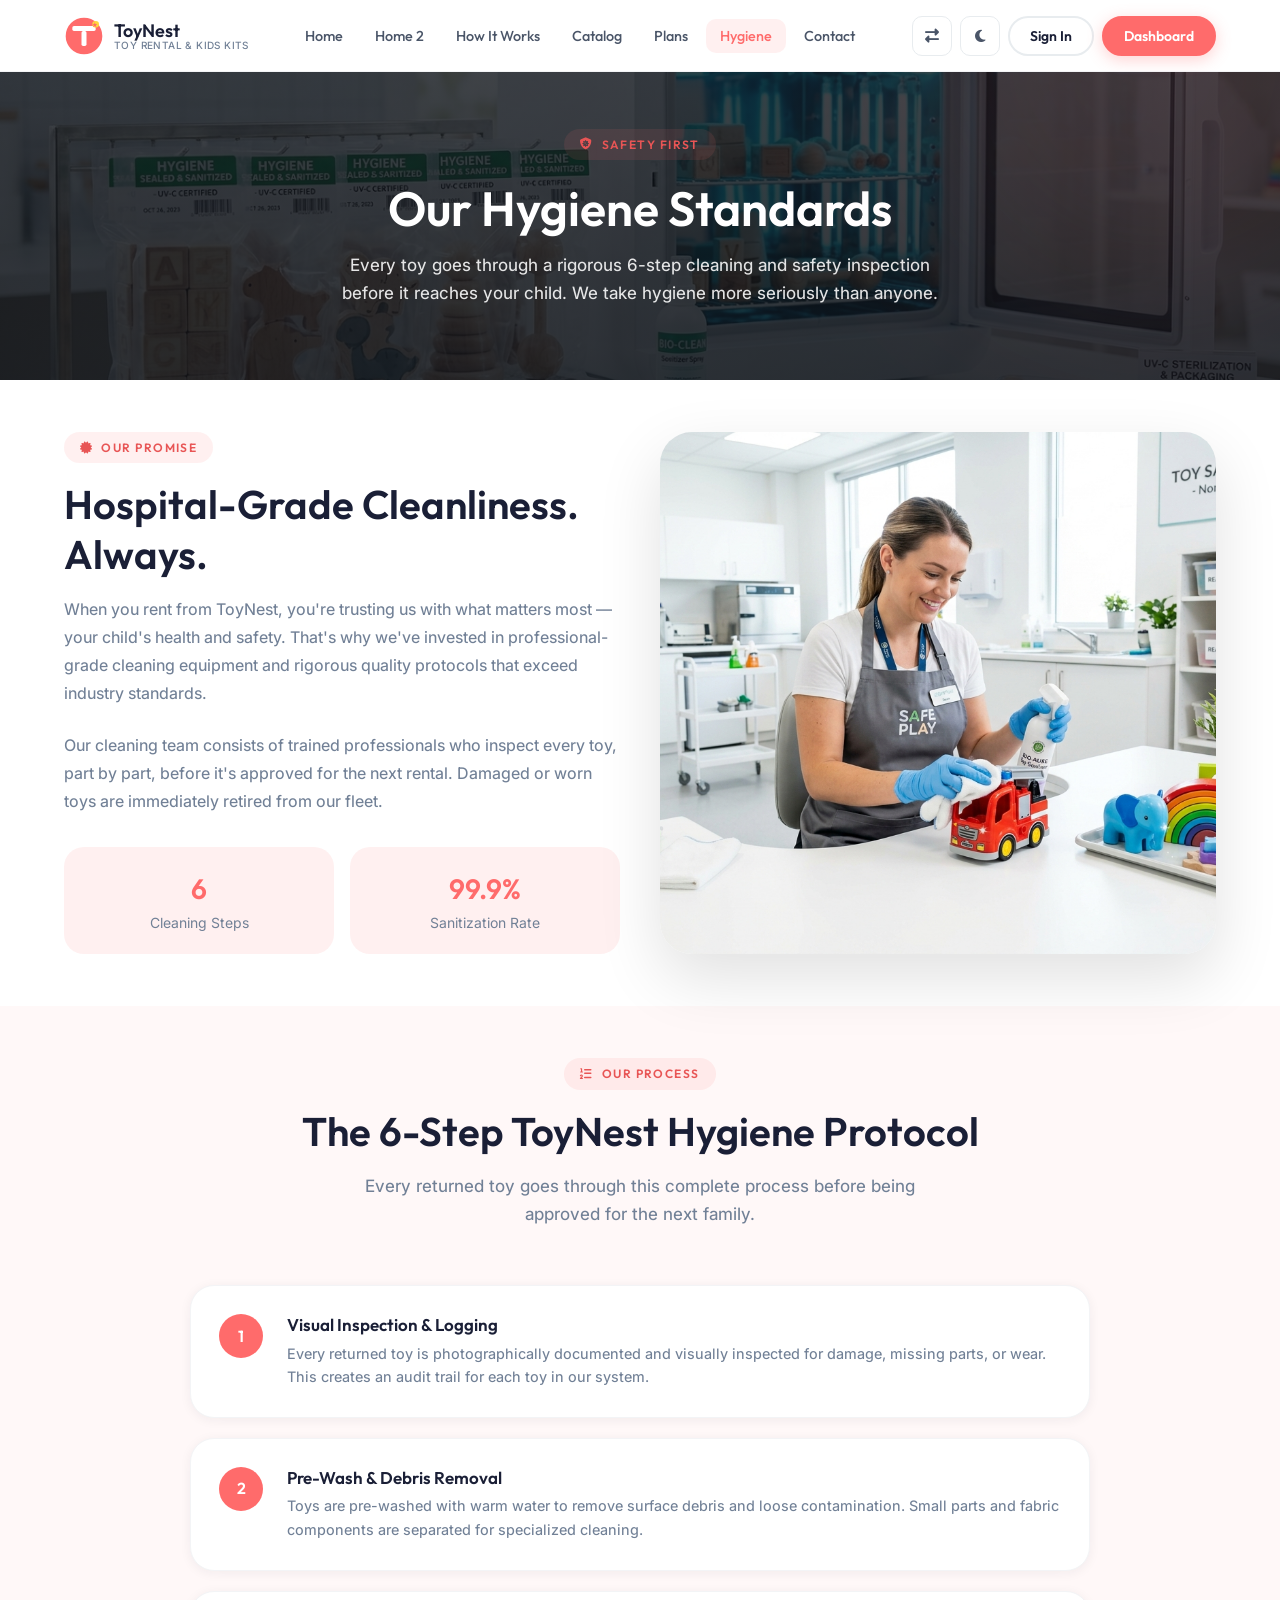
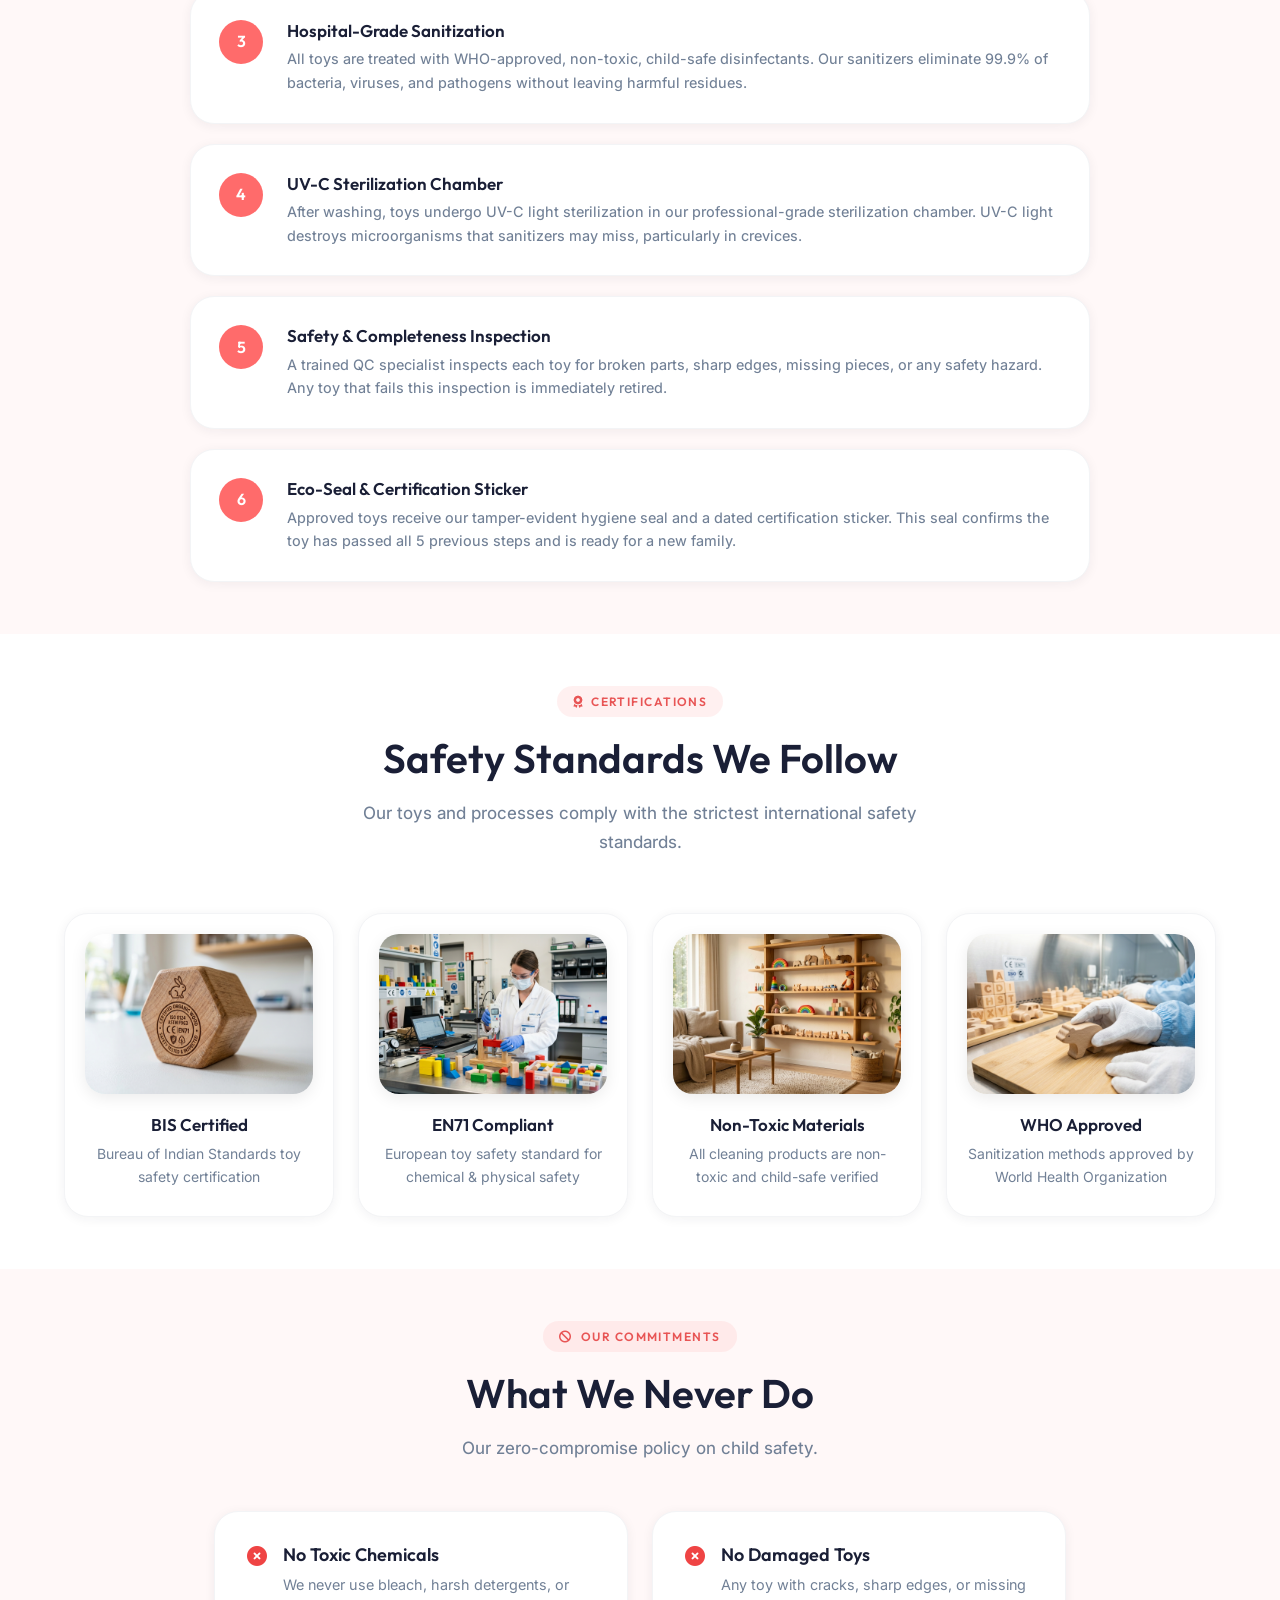
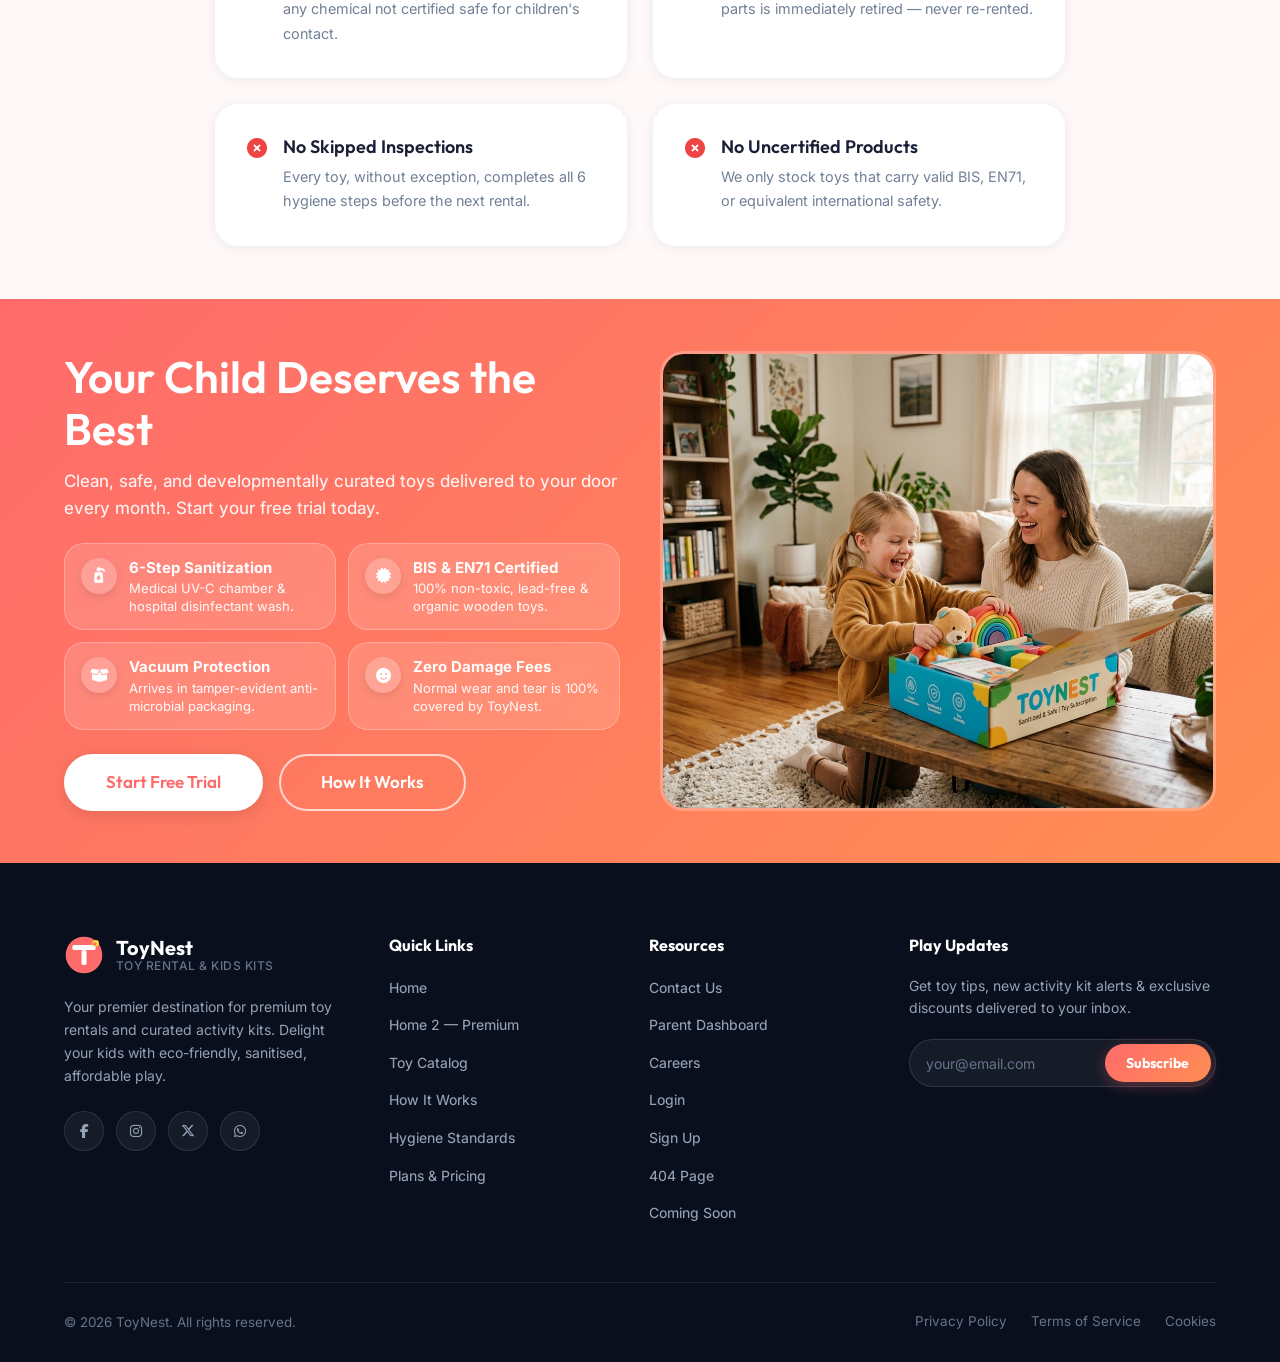
<file: hygiene.html>
<!DOCTYPE html>
<html lang="en" id="root-html">
<head>
  <meta charset="UTF-8">
  <meta name="viewport" content="width=device-width, initial-scale=1.0">
  <meta name="description" content="ToyNest's rigorous hygiene standards — 6-step cleaning process, UV sterilization, safety inspections, and hospital-grade sanitization for every toy before delivery.">
  <title>Hygiene Standards | ToyNest Toy Rental</title>
  <link rel="icon" type="image/svg+xml" href="favicon.svg">
  <link rel="stylesheet" href="https://cdnjs.cloudflare.com/ajax/libs/font-awesome/6.5.1/css/all.min.css">
  <link rel="stylesheet" href="style.css">
  <style>
    @media (max-width: 600px) {
      .grid-4 {
        grid-template-columns: 1fr !important;
        gap: 1.25rem !important;
      }
      .grid-4 .card {
        max-width: 380px;
        margin: 0 auto;
        width: 100%;
      }
    }
  </style>
</head>
<body>

<div id="navbar-placeholder"></div>

<!-- PAGE HERO -->
<section class="page-hero" style="background:linear-gradient(rgba(13,17,23,0.78), rgba(13,17,23,0.85)), url('assets/images/banner_hygiene.jpg') center/cover no-repeat;">
  <div class="container">
    <span class="section-label" style="margin-bottom:1.25rem;"><i class="fas fa-shield-virus"></i> Safety First</span>
    <h1 style="color:#ffffff;">Our Hygiene Standards</h1>
    <p style="color:rgba(255,255,255,0.88);">Every toy goes through a rigorous 6-step cleaning and safety inspection before it reaches your child. We take hygiene more seriously than anyone.</p>
  </div>
</section>

<!-- PROMISE SECTION -->
<section class="section">
  <div class="container">
    <div style="display:grid;grid-template-columns:repeat(auto-fit, minmax(300px, 1fr));gap:2.5rem;align-items:stretch;" class="reveal">
      <div>
        <span class="section-label"><i class="fas fa-certificate"></i> Our Promise</span>
        <h2 class="section-heading">Hospital-Grade Cleanliness. Always.</h2>
        <p style="color:var(--text-muted);line-height:1.75;margin-bottom:1.5rem;font-weight:450;">When you rent from ToyNest, you're trusting us with what matters most — your child's health and safety. That's why we've invested in professional-grade cleaning equipment and rigorous quality protocols that exceed industry standards.</p>
        <p style="color:var(--text-muted);line-height:1.75;margin-bottom:2rem;font-weight:450;">Our cleaning team consists of trained professionals who inspect every toy, part by part, before it's approved for the next rental. Damaged or worn toys are immediately retired from our fleet.</p>
        <div style="display:grid;grid-template-columns:1fr 1fr;gap:1rem;">
          <div style="text-align:center;padding:1.25rem;background:var(--primary-subtle);border-radius:var(--radius-xl);">
            <div style="font-family:var(--font-heading);font-size:1.75rem;font-weight:600;color:var(--primary);">6</div>
            <div style="font-size:0.875rem;color:var(--text-muted);">Cleaning Steps</div>
          </div>
          <div style="text-align:center;padding:1.25rem;background:var(--primary-subtle);border-radius:var(--radius-xl);">
            <div style="font-family:var(--font-heading);font-size:1.75rem;font-weight:600;color:var(--primary);">99.9%</div>
            <div style="font-size:0.875rem;color:var(--text-muted);">Sanitization Rate</div>
          </div>
        </div>
      </div>
      <div style="align-self:stretch;display:flex;flex-direction:column;">
        <div style="border-radius:var(--radius-3xl);overflow:hidden;box-shadow:var(--shadow-xl);width:100%;height:100%;min-height:380px;flex:1;">
          <img src="assets/images/hygiene_cleaning_toys_1790218387515.jpg" alt="Professional toy cleaning and sanitization process" style="width:100%;height:100%;object-fit:cover;display:block;">
        </div>
      </div>
    </div>
  </div>
</section>

<!-- 6-STEP PROCESS -->
<section class="section" style="background:var(--bg-surface);">
  <div class="container">
    <div class="text-center reveal" style="margin-bottom:3.5rem;">
      <span class="section-label"><i class="fas fa-list-ol"></i> Our Process</span>
      <h2 class="section-heading">The 6-Step ToyNest Hygiene Protocol</h2>
      <p class="section-sub">Every returned toy goes through this complete process before being approved for the next family.</p>
    </div>
    <div style="display:flex;flex-direction:column;gap:1.25rem;max-width:900px;margin:0 auto;" class="reveal">

      <div class="hygiene-step-card">
        <div class="hygiene-step-num">1</div>
        <div>
          <h4>Visual Inspection &amp; Logging</h4>
          <p>Every returned toy is photographically documented and visually inspected for damage, missing parts, or wear. This creates an audit trail for each toy in our system.</p>
        </div>
      </div>

      <div class="hygiene-step-card">
        <div class="hygiene-step-num">2</div>
        <div>
          <h4>Pre-Wash &amp; Debris Removal</h4>
          <p>Toys are pre-washed with warm water to remove surface debris and loose contamination. Small parts and fabric components are separated for specialized cleaning.</p>
        </div>
      </div>

      <div class="hygiene-step-card">
        <div class="hygiene-step-num">3</div>
        <div>
          <h4>Hospital-Grade Sanitization</h4>
          <p>All toys are treated with WHO-approved, non-toxic, child-safe disinfectants. Our sanitizers eliminate 99.9% of bacteria, viruses, and pathogens without leaving harmful residues.</p>
        </div>
      </div>

      <div class="hygiene-step-card">
        <div class="hygiene-step-num">4</div>
        <div>
          <h4>UV-C Sterilization Chamber</h4>
          <p>After washing, toys undergo UV-C light sterilization in our professional-grade sterilization chamber. UV-C light destroys microorganisms that sanitizers may miss, particularly in crevices.</p>
        </div>
      </div>

      <div class="hygiene-step-card">
        <div class="hygiene-step-num">5</div>
        <div>
          <h4>Safety &amp; Completeness Inspection</h4>
          <p>A trained QC specialist inspects each toy for broken parts, sharp edges, missing pieces, or any safety hazard. Any toy that fails this inspection is immediately retired.</p>
        </div>
      </div>

      <div class="hygiene-step-card">
        <div class="hygiene-step-num">6</div>
        <div>
          <h4>Eco-Seal &amp; Certification Sticker</h4>
          <p>Approved toys receive our tamper-evident hygiene seal and a dated certification sticker. This seal confirms the toy has passed all 5 previous steps and is ready for a new family.</p>
        </div>
      </div>

    </div>
  </div>
</section>

<!-- SAFETY STANDARDS -->
<section class="section">
  <div class="container">
    <div class="text-center reveal" style="margin-bottom:3.5rem;">
      <span class="section-label"><i class="fas fa-award"></i> Certifications</span>
      <h2 class="section-heading">Safety Standards We Follow</h2>
      <p class="section-sub">Our toys and processes comply with the strictest international safety standards.</p>
    </div>
    <div class="grid-4 reveal">
      <div class="card" style="padding:1.25rem 1.25rem 1.75rem;text-align:center;">
        <div style="border-radius:var(--radius-xl);overflow:hidden;height:160px;margin-bottom:1.25rem;position:relative;box-shadow:var(--shadow-md);">
          <img src="assets/images/hygiene_bis_certified.jpg" alt="BIS Certified safety standard mark on wooden toy" style="width:100%;height:100%;object-fit:cover;">
        </div>
        <h4 style="margin-bottom:0.5rem;font-size:1.0625rem;">BIS Certified</h4>
        <p style="font-size:0.875rem;color:var(--text-muted);line-height:1.6;">Bureau of Indian Standards toy safety certification</p>
      </div>
      <div class="card" style="padding:1.25rem 1.25rem 1.75rem;text-align:center;">
        <div style="border-radius:var(--radius-xl);overflow:hidden;height:160px;margin-bottom:1.25rem;position:relative;box-shadow:var(--shadow-md);">
          <img src="assets/images/hygiene_en71_compliant.jpg" alt="Laboratory testing for EN71 European toy safety compliance" style="width:100%;height:100%;object-fit:cover;">
        </div>
        <h4 style="margin-bottom:0.5rem;font-size:1.0625rem;">EN71 Compliant</h4>
        <p style="font-size:0.875rem;color:var(--text-muted);line-height:1.6;">European toy safety standard for chemical &amp; physical safety</p>
      </div>
      <div class="card" style="padding:1.25rem 1.25rem 1.75rem;text-align:center;">
        <div style="border-radius:var(--radius-xl);overflow:hidden;height:160px;margin-bottom:1.25rem;position:relative;box-shadow:var(--shadow-md);">
          <img src="assets/images/hygiene_nontoxic_materials.jpg" alt="Eco-certified non-toxic organic wooden toy materials" style="width:100%;height:100%;object-fit:cover;">
        </div>
        <h4 style="margin-bottom:0.5rem;font-size:1.0625rem;">Non-Toxic Materials</h4>
        <p style="font-size:0.875rem;color:var(--text-muted);line-height:1.6;">All cleaning products are non-toxic and child-safe verified</p>
      </div>
      <div class="card" style="padding:1.25rem 1.25rem 1.75rem;text-align:center;">
        <div style="border-radius:var(--radius-xl);overflow:hidden;height:160px;margin-bottom:1.25rem;position:relative;box-shadow:var(--shadow-md);">
          <img src="assets/images/hygiene_who_approved.jpg" alt="Medical grade UV-C sanitization chamber for toy safety" style="width:100%;height:100%;object-fit:cover;">
        </div>
        <h4 style="margin-bottom:0.5rem;font-size:1.0625rem;">WHO Approved</h4>
        <p style="font-size:0.875rem;color:var(--text-muted);line-height:1.6;">Sanitization methods approved by World Health Organization</p>
      </div>
    </div>
  </div>
</section>

<!-- WHAT WE NEVER DO -->
<section class="section" style="background:var(--bg-surface);">
  <div class="container" style="max-width:900px;">
    <div class="text-center reveal" style="margin-bottom:3rem;">
      <span class="section-label"><i class="fas fa-ban"></i> Our Commitments</span>
      <h2 class="section-heading">What We Never Do</h2>
      <p class="section-sub">Our zero-compromise policy on child safety.</p>
    </div>
    <div class="grid-2 reveal">
      <div class="card" style="display:flex;gap:1rem;align-items:flex-start;">
        <i class="fas fa-times-circle" style="color:var(--red);font-size:1.25rem;flex-shrink:0;margin-top:0.125rem;"></i>
        <div>
          <h4 style="margin-bottom:0.375rem;">No Toxic Chemicals</h4>
          <p style="font-size:0.9rem;color:var(--text-muted);">We never use bleach, harsh detergents, or any chemical not certified safe for children's contact.</p>
        </div>
      </div>
      <div class="card" style="display:flex;gap:1rem;align-items:flex-start;">
        <i class="fas fa-times-circle" style="color:var(--red);font-size:1.25rem;flex-shrink:0;margin-top:0.125rem;"></i>
        <div>
          <h4 style="margin-bottom:0.375rem;">No Damaged Toys</h4>
          <p style="font-size:0.9rem;color:var(--text-muted);">Any toy with cracks, sharp edges, or missing parts is immediately retired — never re-rented.</p>
        </div>
      </div>
      <div class="card" style="display:flex;gap:1rem;align-items:flex-start;">
        <i class="fas fa-times-circle" style="color:var(--red);font-size:1.25rem;flex-shrink:0;margin-top:0.125rem;"></i>
        <div>
          <h4 style="margin-bottom:0.375rem;">No Skipped Inspections</h4>
          <p style="font-size:0.9rem;color:var(--text-muted);">Every toy, without exception, completes all 6 hygiene steps before the next rental.</p>
        </div>
      </div>
      <div class="card" style="display:flex;gap:1rem;align-items:flex-start;">
        <i class="fas fa-times-circle" style="color:var(--red);font-size:1.25rem;flex-shrink:0;margin-top:0.125rem;"></i>
        <div>
          <h4 style="margin-bottom:0.375rem;">No Uncertified Products</h4>
          <p style="font-size:0.9rem;color:var(--text-muted);">We only stock toys that carry valid BIS, EN71, or equivalent international safety.</p>
        </div>
      </div>
    </div>
  </div>
</section>

<!-- CTA -->
<section class="cta-section">
  <div class="container" style="position:relative;z-index:1;">
    <div class="cta-grid">
      <div>
        <h2 style="font-size:clamp(1.875rem,4vw,2.75rem);margin-bottom:0.75rem;color:#fff;line-height:1.2;">Your Child Deserves the Best</h2>
        <p style="font-size:1.0625rem;margin-bottom:1.25rem;color:rgba(255,255,255,0.92);line-height:1.6;">Clean, safe, and developmentally curated toys delivered to your door every month. Start your free trial today.</p>

        <div class="cta-features-grid">
          <div class="cta-feature-card">
            <div class="cta-feature-icon"><i class="fas fa-pump-soap"></i></div>
            <div>
              <span class="cta-feature-title">6-Step Sanitization</span>
              <span class="cta-feature-desc">Medical UV-C chamber & hospital disinfectant wash.</span>
            </div>
          </div>
          <div class="cta-feature-card">
            <div class="cta-feature-icon"><i class="fas fa-certificate"></i></div>
            <div>
              <span class="cta-feature-title">BIS & EN71 Certified</span>
              <span class="cta-feature-desc">100% non-toxic, lead-free & organic wooden toys.</span>
            </div>
          </div>
          <div class="cta-feature-card">
            <div class="cta-feature-icon"><i class="fas fa-box-open"></i></div>
            <div>
              <span class="cta-feature-title">Vacuum Protection</span>
              <span class="cta-feature-desc">Arrives in tamper-evident anti-microbial packaging.</span>
            </div>
          </div>
          <div class="cta-feature-card">
            <div class="cta-feature-icon"><i class="fas fa-smile"></i></div>
            <div>
              <span class="cta-feature-title">Zero Damage Fees</span>
              <span class="cta-feature-desc">Normal wear and tear is 100% covered by ToyNest.</span>
            </div>
          </div>
        </div>

        <div style="display:flex;gap:1rem;flex-wrap:wrap;">
          <a href="signup.html" class="btn btn-white btn-xl" id="hygiene-cta-main">Start Free Trial</a>
          <a href="how-it-works.html" class="btn btn-outline-white btn-xl" id="hygiene-cta-hiw">How It Works</a>
        </div>
      </div>
      <div>
        <div class="cta-img-wrap">
          <img src="assets/images/hygiene_cta_box.jpg" alt="Mother and child opening sanitized ToyNest box">
        </div>
      </div>
    </div>
  </div>
</section>

<div id="footer-placeholder"></div>
<script src="components.js"></script>
</body>
</html>
</file>
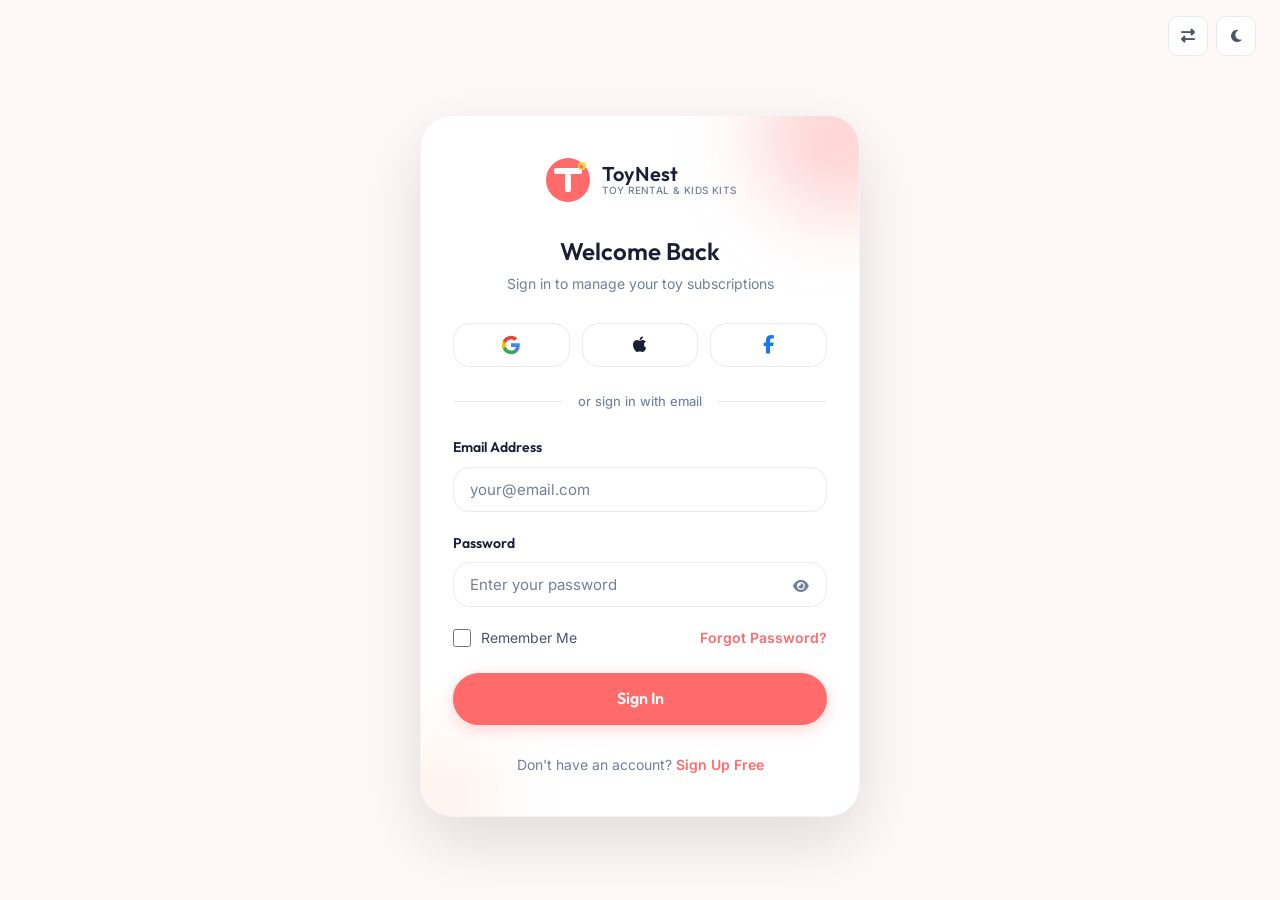
<file: login.html>
<!DOCTYPE html>
<html lang="en" id="root-html">
<head>
  <meta charset="UTF-8">
  <meta name="viewport" content="width=device-width, initial-scale=1.0">
  <meta name="description" content="Sign in to your ToyNest account to manage toy subscriptions, browse the catalog, request swaps, and view billing history.">
  <title>Sign In | ToyNest Toy Rental</title>
  <link rel="icon" type="image/svg+xml" href="favicon.svg">
  <link rel="stylesheet" href="https://cdnjs.cloudflare.com/ajax/libs/font-awesome/6.5.1/css/all.min.css">
  <link rel="stylesheet" href="style.css">
</head>
<body class="auth-page">

<div class="auth-topbar">
  <button onclick="toggleDir()" class="auth-toggle-btn dir-toggle-btn" title="Toggle Direction" aria-label="Toggle text direction">
    <i class="fas fa-right-left"></i>
  </button>
  <button onclick="toggleTheme()" class="auth-toggle-btn" title="Toggle Theme" aria-label="Toggle dark mode">
    <i class="fas fa-moon theme-icon"></i>
  </button>
</div>

<main class="auth-main">
  <div class="auth-card">
    <div style="position:absolute;top:-60px;right:-60px;width:160px;height:160px;background:var(--primary-glow);border-radius:50%;filter:blur(40px);pointer-events:none;"></div>
    <div style="position:absolute;bottom:-40px;left:-40px;width:120px;height:120px;background:rgba(255,142,83,0.1);border-radius:50%;filter:blur(30px);pointer-events:none;"></div>

    <a href="index.html" class="auth-logo" aria-label="ToyNest Home">
      <img src="logo.svg" alt="ToyNest Logo" width="48" height="48">
      <div class="auth-logo-text">
        <span class="brand-top">ToyNest</span>
        <span class="brand-bottom">Toy Rental &amp; Kids Kits</span>
      </div>
    </a>

    <div style="text-align:center;margin-bottom:1.75rem;">
      <h1 style="font-size:1.5rem;margin-bottom:0.375rem;">Welcome Back</h1>
      <p style="font-size:0.875rem;color:var(--text-muted);">Sign in to manage your toy subscriptions</p>
    </div>

    <div class="social-login-grid">
      <button class="social-btn social-btn-google" title="Sign in with Google" aria-label="Sign in with Google" id="google-login">
        <svg width="20" height="20" viewBox="0 0 24 24" aria-hidden="true" focusable="false">
          <path fill="#4285F4" d="M22.56 12.25c0-.78-.07-1.53-.2-2.25H12v4.26h5.92c-.26 1.37-1.04 2.53-2.21 3.31v2.77h3.57c2.08-1.92 3.28-4.74 3.28-8.09z"/>
          <path fill="#34A853" d="M12 23c2.97 0 5.46-.98 7.28-2.66l-3.57-2.77c-.98.66-2.23 1.06-3.71 1.06-2.86 0-5.29-1.93-6.16-4.53H2.18v2.84C3.99 20.53 7.7 23 12 23z"/>
          <path fill="#FBBC05" d="M5.84 14.09c-.22-.66-.35-1.36-.35-2.09s.13-1.43.35-2.09V7.06H2.18C1.43 8.55 1 10.22 1 12s.43 3.45 1.18 4.94l2.85-2.22.81-.63z"/>
          <path fill="#EA4335" d="M12 5.38c1.62 0 3.06.56 4.21 1.64l3.15-3.15C17.45 2.09 14.97 1 12 1 7.7 1 3.99 3.47 2.18 7.06l3.66 2.84c.87-2.6 3.3-4.52 6.16-4.52z"/>
        </svg>
      </button>
      <button class="social-btn social-btn-apple" title="Sign in with Apple" aria-label="Sign in with Apple" id="apple-login">
        <i class="fab fa-apple"></i>
      </button>
      <button class="social-btn social-btn-facebook" title="Sign in with Facebook" aria-label="Sign in with Facebook" id="facebook-login">
        <i class="fab fa-facebook-f"></i>
      </button>
    </div>

    <div class="divider">or sign in with email</div>

    <form onsubmit="event.preventDefault(); window.location.href='dashboard.html';" id="login-form">
      <div class="form-group">
        <label class="form-label" for="login-email">Email Address</label>
        <input type="email" id="login-email" class="form-input" placeholder="your@email.com" required>
      </div>
      <div class="form-group">
        <label class="form-label" for="login-password">Password</label>
        <div class="password-wrapper">
          <input type="password" id="login-password" class="form-input" placeholder="Enter your password" required>
          <button type="button" class="password-toggle" onclick="togglePasswordVisibility('login-password', this.querySelector('i'))" aria-label="Toggle password visibility">
            <i class="fas fa-eye"></i>
          </button>
        </div>
      </div>
      <div style="display:flex;align-items:center;justify-content:space-between;margin-bottom:1.5rem;flex-wrap:wrap;gap:0.5rem;">
        <div class="checkbox-wrapper">
          <input type="checkbox" id="remember-me">
          <label for="remember-me">Remember Me</label>
        </div>
        <a href="#" class="link-primary" style="font-size:0.875rem;">Forgot Password?</a>
      </div>
      <button type="submit" class="btn btn-primary w-full btn-lg" id="login-submit-btn">Sign In</button>
    </form>

    <p style="text-align:center;margin-top:1.75rem;font-size:0.875rem;color:var(--text-muted);">
      Don't have an account? <a href="signup.html" class="link-primary">Sign Up Free</a>
    </p>
  </div>
</main>

<script src="components.js"></script>
<script>document.addEventListener('DOMContentLoaded', function() { initAuthPage(); });</script>
</body>
</html>
</file>
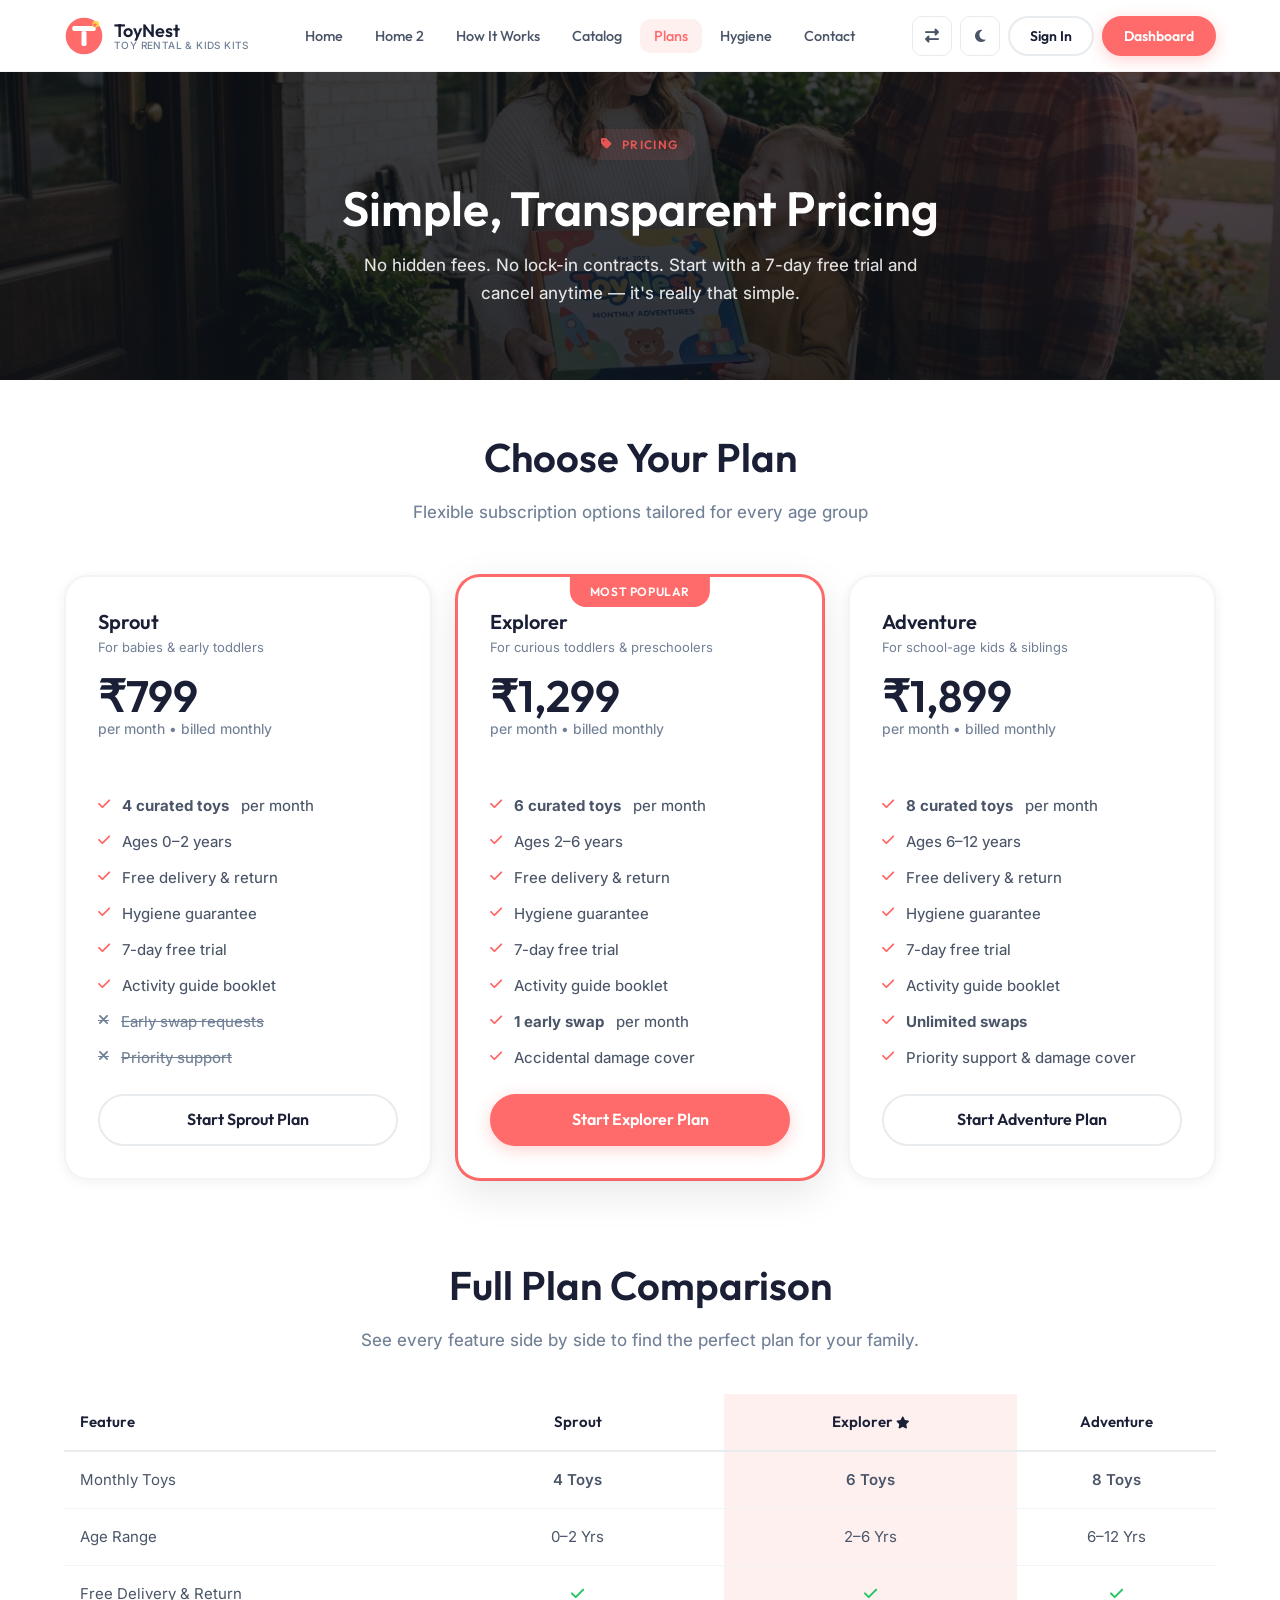
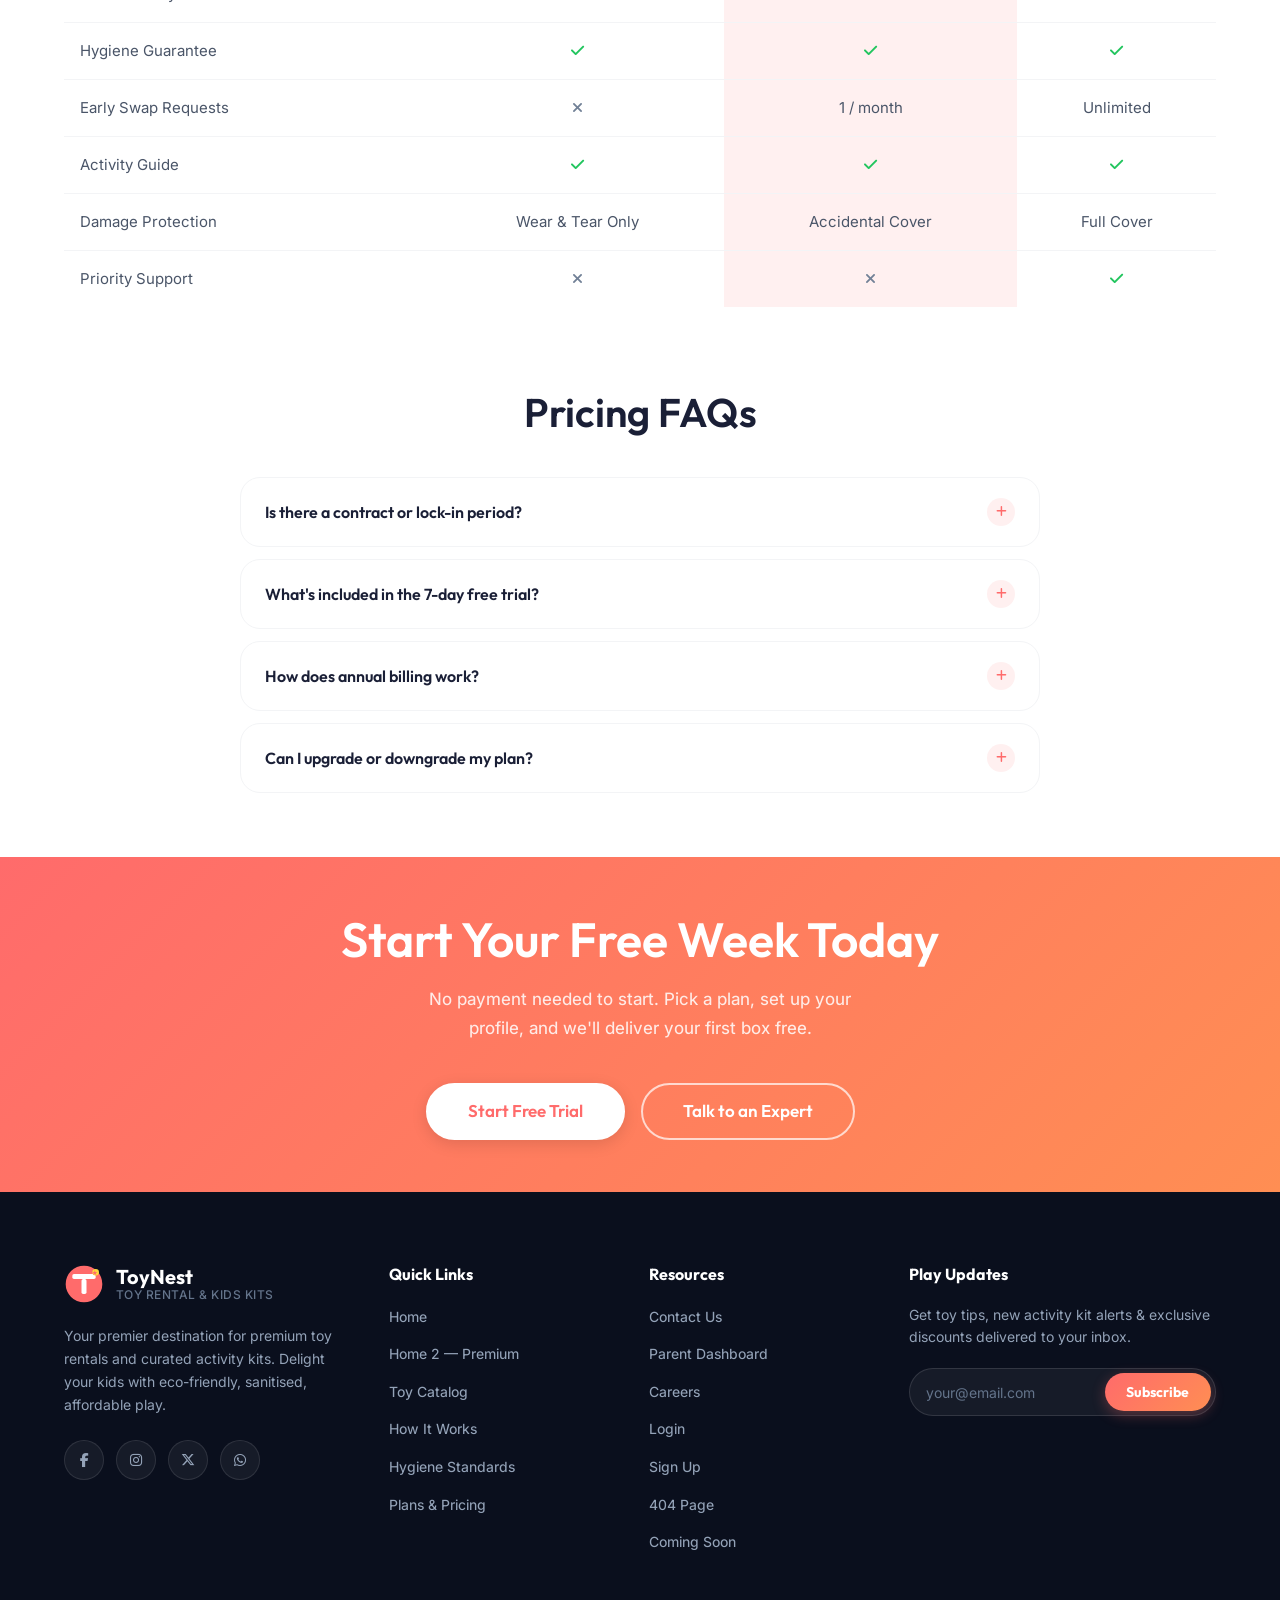
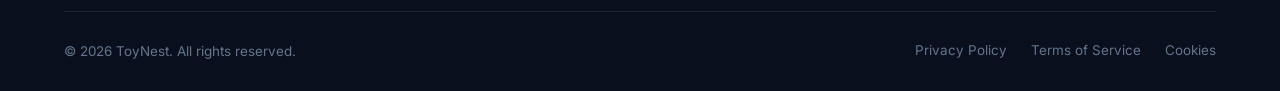
<file: pricing.html>
<!DOCTYPE html>
<html lang="en" id="root-html">
<head>
  <meta charset="UTF-8">
  <meta name="viewport" content="width=device-width, initial-scale=1.0">
  <meta name="description" content="ToyNest subscription plans — Sprout (₹799), Explorer (₹1,299), and Adventure (₹1,899). Monthly toy rental with free delivery, hygiene guarantee, and cancel anytime.">
  <title>Pricing Plans | ToyNest Toy Rental & Kids Activity Kit Subscription</title>
  <link rel="icon" type="image/svg+xml" href="favicon.svg">
  <link rel="stylesheet" href="https://cdnjs.cloudflare.com/ajax/libs/font-awesome/6.5.1/css/all.min.css">
  <link rel="stylesheet" href="style.css">
  <style>
    .table-container {
      width: 100%;
      overflow-x: hidden;
    }
    .pricing-table {
      width: 100%;
      border-collapse: collapse;
      font-size: 0.9375rem;
    }
    .pricing-table th, .pricing-table td {
      padding: 1rem;
      box-sizing: border-box;
    }
    .pricing-table th {
      font-family: var(--font-heading);
      font-weight: 600;
      color: var(--text-heading);
    }
    .pricing-table th:first-child,
    .pricing-table td:first-child {
      text-align: start;
    }
    [dir="rtl"] .pricing-table th:first-child,
    [dir="rtl"] .pricing-table td:first-child {
      text-align: right !important;
    }
    [dir="rtl"] .pricing-table td:not(:first-child) {
      direction: ltr;
      unicode-bidi: isolate;
    }
    .pricing-table .col-explorer {
      background: var(--primary-subtle);
    }
    .mobile-text { display: none; }
    .desktop-text { display: inline; }

    @media (max-width: 600px) {
      .mobile-text { display: inline; }
      .desktop-text { display: none; }
      .pricing-table {
        table-layout: fixed;
        font-size: 0.725rem;
      }
      .pricing-table th, .pricing-table td {
        padding: 0.5rem 0.2rem !important;
        line-height: 1.25;
        word-wrap: break-word;
        overflow-wrap: break-word;
      }
      .pricing-table th:nth-child(1), .pricing-table td:nth-child(1) {
        width: 37%;
        text-align: start;
      }
      [dir="rtl"] .pricing-table th:nth-child(1),
      [dir="rtl"] .pricing-table td:nth-child(1) {
        text-align: right !important;
      }
      .pricing-table th:nth-child(2), .pricing-table td:nth-child(2),
      .pricing-table th:nth-child(3), .pricing-table td:nth-child(3),
      .pricing-table th:nth-child(4), .pricing-table td:nth-child(4) {
        width: 21%;
        text-align: center;
      }
    }
  </style>
</head>
<body>

<div id="navbar-placeholder"></div>

<!-- PAGE HERO -->
<section class="page-hero" style="background:linear-gradient(rgba(13,17,23,0.78), rgba(13,17,23,0.85)), url('assets/images/banner_pricing.jpg') center/cover no-repeat;">
  <div class="container">
    <span class="section-label" style="margin-bottom:1.25rem;"><i class="fas fa-tag"></i> Pricing</span>
    <h1 style="color:#ffffff;">Simple, Transparent Pricing</h1>
    <p style="color:rgba(255,255,255,0.88);">No hidden fees. No lock-in contracts. Start with a 7-day free trial and cancel anytime — it's really that simple.</p>
  </div>
</section>

<!-- BILLING TOGGLE -->
<section class="section">
  <div class="container">
    <div class="text-center" style="margin-bottom:3rem;">
      <h2 class="section-heading">Choose Your Plan</h2>
      <p class="section-sub" style="margin:0 auto;">Flexible subscription options tailored for every age group</p>
    </div>

    <div class="pricing-grid reveal">

      <!-- Sprout -->
      <div class="pricing-card">
        <div style="margin-bottom:1rem;">
          <h3 style="font-size:1.25rem;margin-bottom:0.125rem;">Sprout</h3>
          <p style="font-size:0.8125rem;color:var(--text-muted);">For babies &amp; early toddlers</p>
        </div>
        <div style="margin-bottom:1.5rem;">
          <div class="price-amount" id="price-sprout">₹799</div>
          <div class="price-period">per month &bull; billed monthly</div>
          <div style="font-size:0.8125rem;color:var(--green);margin-top:0.375rem;" id="save-sprout"></div>
        </div>
        <ul class="price-features">
          <li><i class="fas fa-check"></i> <strong>4 curated toys</strong> per month</li>
          <li><i class="fas fa-check"></i> Ages 0–2 years</li>
          <li><i class="fas fa-check"></i> Free delivery &amp; return</li>
          <li><i class="fas fa-check"></i> Hygiene guarantee</li>
          <li><i class="fas fa-check"></i> 7-day free trial</li>
          <li><i class="fas fa-check"></i> Activity guide booklet</li>
          <li class="disabled"><i class="fas fa-times"></i> Early swap requests</li>
          <li class="disabled"><i class="fas fa-times"></i> Priority support</li>
        </ul>
        <a href="signup.html" class="btn btn-secondary w-full btn-lg" id="buy-sprout">Start Sprout Plan</a>
      </div>

      <!-- Explorer (Popular) -->
      <div class="pricing-card popular">
        <div class="popular-badge">Most Popular</div>
        <div style="margin-bottom:1rem;">
          <h3 style="font-size:1.25rem;margin-bottom:0.125rem;">Explorer</h3>
          <p style="font-size:0.8125rem;color:var(--text-muted);">For curious toddlers &amp; preschoolers</p>
        </div>
        <div style="margin-bottom:1.5rem;">
          <div class="price-amount" id="price-explorer">₹1,299</div>
          <div class="price-period">per month &bull; billed monthly</div>
          <div style="font-size:0.8125rem;color:var(--green);margin-top:0.375rem;" id="save-explorer"></div>
        </div>
        <ul class="price-features">
          <li><i class="fas fa-check"></i> <strong>6 curated toys</strong> per month</li>
          <li><i class="fas fa-check"></i> Ages 2–6 years</li>
          <li><i class="fas fa-check"></i> Free delivery &amp; return</li>
          <li><i class="fas fa-check"></i> Hygiene guarantee</li>
          <li><i class="fas fa-check"></i> 7-day free trial</li>
          <li><i class="fas fa-check"></i> Activity guide booklet</li>
          <li><i class="fas fa-check"></i> <strong>1 early swap</strong> per month</li>
          <li><i class="fas fa-check"></i> Accidental damage cover</li>
        </ul>
        <a href="signup.html" class="btn btn-primary w-full btn-lg" id="buy-explorer">Start Explorer Plan</a>
      </div>

      <!-- Adventure -->
      <div class="pricing-card">
        <div style="margin-bottom:1rem;">
          <h3 style="font-size:1.25rem;margin-bottom:0.125rem;">Adventure</h3>
          <p style="font-size:0.8125rem;color:var(--text-muted);">For school-age kids &amp; siblings</p>
        </div>
        <div style="margin-bottom:1.5rem;">
          <div class="price-amount" id="price-adventure">₹1,899</div>
          <div class="price-period">per month &bull; billed monthly</div>
          <div style="font-size:0.8125rem;color:var(--green);margin-top:0.375rem;" id="save-adventure"></div>
        </div>
        <ul class="price-features">
          <li><i class="fas fa-check"></i> <strong>8 curated toys</strong> per month</li>
          <li><i class="fas fa-check"></i> Ages 6–12 years</li>
          <li><i class="fas fa-check"></i> Free delivery &amp; return</li>
          <li><i class="fas fa-check"></i> Hygiene guarantee</li>
          <li><i class="fas fa-check"></i> 7-day free trial</li>
          <li><i class="fas fa-check"></i> Activity guide booklet</li>
          <li><i class="fas fa-check"></i> <strong>Unlimited swaps</strong></li>
          <li><i class="fas fa-check"></i> Priority support &amp; damage cover</li>
        </ul>
        <a href="signup.html" class="btn btn-secondary w-full btn-lg" id="buy-adventure">Start Adventure Plan</a>
      </div>

    </div>

    <!-- Feature Comparison -->
    <div class="reveal" style="margin-top:5rem;">
      <div class="text-center" style="margin-bottom:2.5rem;">
        <h2 class="section-heading">Full Plan Comparison</h2>
        <p class="section-sub" style="margin:0 auto;">See every feature side by side to find the perfect plan for your family.</p>
      </div>
      <div class="table-container">
        <table class="pricing-table">
          <thead>
            <tr style="border-bottom:2px solid var(--border-default);">
              <th>Feature</th>
              <th style="text-align:center;">Sprout</th>
              <th style="text-align:center;" class="col-explorer">Explorer <i class="fas fa-star" style="font-size:0.75rem;"></i></th>
              <th style="text-align:center;">Adventure</th>
            </tr>
          </thead>
          <tbody>
            <tr style="border-bottom:1px solid var(--border-light);">
              <td style="color:var(--text-body);">Monthly Toys</td>
              <td style="text-align:center;font-weight:600;">4 Toys</td>
              <td style="text-align:center;font-weight:600;" class="col-explorer">6 Toys</td>
              <td style="text-align:center;font-weight:600;">8 Toys</td>
            </tr>
            <tr style="border-bottom:1px solid var(--border-light);">
              <td style="color:var(--text-body);">Age Range</td>
              <td style="text-align:center;">0–2 Yrs</td>
              <td style="text-align:center;" class="col-explorer">2–6 Yrs</td>
              <td style="text-align:center;">6–12 Yrs</td>
            </tr>
            <tr style="border-bottom:1px solid var(--border-light);">
              <td style="color:var(--text-body);">
                <span class="desktop-text">Free Delivery &amp; Return</span>
                <span class="mobile-text">Free Delivery</span>
              </td>
              <td style="text-align:center;"><i class="fas fa-check" style="color:var(--green);"></i></td>
              <td style="text-align:center;" class="col-explorer"><i class="fas fa-check" style="color:var(--green);"></i></td>
              <td style="text-align:center;"><i class="fas fa-check" style="color:var(--green);"></i></td>
            </tr>
            <tr style="border-bottom:1px solid var(--border-light);">
              <td style="color:var(--text-body);">
                <span class="desktop-text">Hygiene Guarantee</span>
                <span class="mobile-text">Hygiene</span>
              </td>
              <td style="text-align:center;"><i class="fas fa-check" style="color:var(--green);"></i></td>
              <td style="text-align:center;" class="col-explorer"><i class="fas fa-check" style="color:var(--green);"></i></td>
              <td style="text-align:center;"><i class="fas fa-check" style="color:var(--green);"></i></td>
            </tr>
            <tr style="border-bottom:1px solid var(--border-light);">
              <td style="color:var(--text-body);">
                <span class="desktop-text">Early Swap Requests</span>
                <span class="mobile-text">Early Swaps</span>
              </td>
              <td style="text-align:center;"><i class="fas fa-times" style="color:var(--text-muted);"></i></td>
              <td style="text-align:center;" class="col-explorer">
                <span class="desktop-text">1 / month</span>
                <span class="mobile-text">1 / mo</span>
              </td>
              <td style="text-align:center;">
                <span class="desktop-text">Unlimited</span>
                <span class="mobile-text">Unlim</span>
              </td>
            </tr>
            <tr style="border-bottom:1px solid var(--border-light);">
              <td style="color:var(--text-body);">Activity Guide</td>
              <td style="text-align:center;"><i class="fas fa-check" style="color:var(--green);"></i></td>
              <td style="text-align:center;" class="col-explorer"><i class="fas fa-check" style="color:var(--green);"></i></td>
              <td style="text-align:center;"><i class="fas fa-check" style="color:var(--green);"></i></td>
            </tr>
            <tr style="border-bottom:1px solid var(--border-light);">
              <td style="color:var(--text-body);">
                <span class="desktop-text">Damage Protection</span>
                <span class="mobile-text">Damage Cover</span>
              </td>
              <td style="text-align:center;">
                <span class="desktop-text">Wear &amp; Tear Only</span>
                <span class="mobile-text">Basic</span>
              </td>
              <td style="text-align:center;" class="col-explorer">
                <span class="desktop-text">Accidental Cover</span>
                <span class="mobile-text">Accident</span>
              </td>
              <td style="text-align:center;">
                <span class="desktop-text">Full Cover</span>
                <span class="mobile-text">Full</span>
              </td>
            </tr>
            <tr>
              <td style="color:var(--text-body);">Priority Support</td>
              <td style="text-align:center;"><i class="fas fa-times" style="color:var(--text-muted);"></i></td>
              <td style="text-align:center;" class="col-explorer"><i class="fas fa-times" style="color:var(--text-muted);"></i></td>
              <td style="text-align:center;"><i class="fas fa-check" style="color:var(--green);"></i></td>
            </tr>
          </tbody>
        </table>
      </div>
    </div>

    <!-- FAQ -->
    <div style="margin-top:5rem;">
      <div class="text-center reveal" style="margin-bottom:2.5rem;">
        <h2 class="section-heading">Pricing FAQs</h2>
      </div>
      <div style="max-width:800px;margin:0 auto;" class="reveal">
        <div class="faq-item">
          <button class="faq-question"><span>Is there a contract or lock-in period?</span><span class="faq-icon"><i class="fas fa-plus"></i></span></button>
          <div class="faq-answer"><div class="faq-answer-inner">No contracts. No lock-in. Cancel anytime with 7 days notice before your next billing cycle. We believe in earning your trust every month.</div></div>
        </div>
        <div class="faq-item">
          <button class="faq-question"><span>What's included in the 7-day free trial?</span><span class="faq-icon"><i class="fas fa-plus"></i></span></button>
          <div class="faq-answer"><div class="faq-answer-inner">Your free trial includes a full toy box delivery, free return, and access to your parent dashboard. If you're not delighted within 7 days, we'll refund you completely — no questions asked.</div></div>
        </div>
        <div class="faq-item">
          <button class="faq-question"><span>How does annual billing work?</span><span class="faq-icon"><i class="fas fa-plus"></i></span></button>
          <div class="faq-answer"><div class="faq-answer-inner">Annual billing is charged once per year at a 20% discount compared to monthly billing. You get the same number of monthly boxes with automatic delivery throughout the year.</div></div>
        </div>
        <div class="faq-item">
          <button class="faq-question"><span>Can I upgrade or downgrade my plan?</span><span class="faq-icon"><i class="fas fa-plus"></i></span></button>
          <div class="faq-answer"><div class="faq-answer-inner">Yes! You can switch plans at any time from your dashboard. Upgrades take effect immediately, while downgrades apply from your next billing cycle.</div></div>
        </div>
      </div>
    </div>
  </div>
</section>

<!-- CTA -->
<section class="cta-section" style="margin-top:0;">
  <div class="container" style="position:relative;z-index:1;">
    <h2 style="font-size:clamp(1.875rem,4vw,3rem);margin-bottom:1rem;">Start Your Free Week Today</h2>
    <p style="font-size:1.0625rem;max-width:480px;margin:0 auto 2.5rem;">No payment needed to start. Pick a plan, set up your profile, and we'll deliver your first box free.</p>
    <div style="display:flex;gap:1rem;justify-content:center;flex-wrap:wrap;">
      <a href="signup.html" class="btn btn-white btn-xl" id="pricing-cta-main">Start Free Trial</a>
      <a href="contact.html" class="btn btn-outline-white btn-xl" id="pricing-cta-contact">Talk to an Expert</a>
    </div>
  </div>
</section>

<div id="footer-placeholder"></div>

<script src="components.js"></script>
<script>
const prices = {
    monthly: { sprout: '₹799', explorer: '₹1,299', adventure: '₹1,899' },
    annual: { sprout: '₹639', explorer: '₹1,039', adventure: '₹1,519' }
};

function setBilling(type) {
    const isMonthly = type === 'monthly';
    const btnM = document.getElementById('btn-monthly');
    const btnA = document.getElementById('btn-annual');
    if (btnM) btnM.className = isMonthly ? 'btn btn-primary btn-sm' : 'btn btn-secondary btn-sm';
    if (btnA) btnA.className = !isMonthly ? 'btn btn-primary btn-sm' : 'btn btn-secondary btn-sm';
    document.getElementById('price-sprout').textContent = prices[type].sprout;
    document.getElementById('price-explorer').textContent = prices[type].explorer;
    document.getElementById('price-adventure').textContent = prices[type].adventure;
    const period = isMonthly ? 'per month &bull; billed monthly' : 'per month &bull; billed annually';
    document.querySelectorAll('.price-period').forEach(el => el.textContent = period);
    const saveText = isMonthly ? '' : '<i class="fas fa-check"></i> Saving 20% with annual billing';
    ['save-sprout', 'save-explorer', 'save-adventure'].forEach(id => {
        const el = document.getElementById(id);
        if (el) el.innerHTML = saveText;
    });
}
</script>
</body>
</html>
</file>
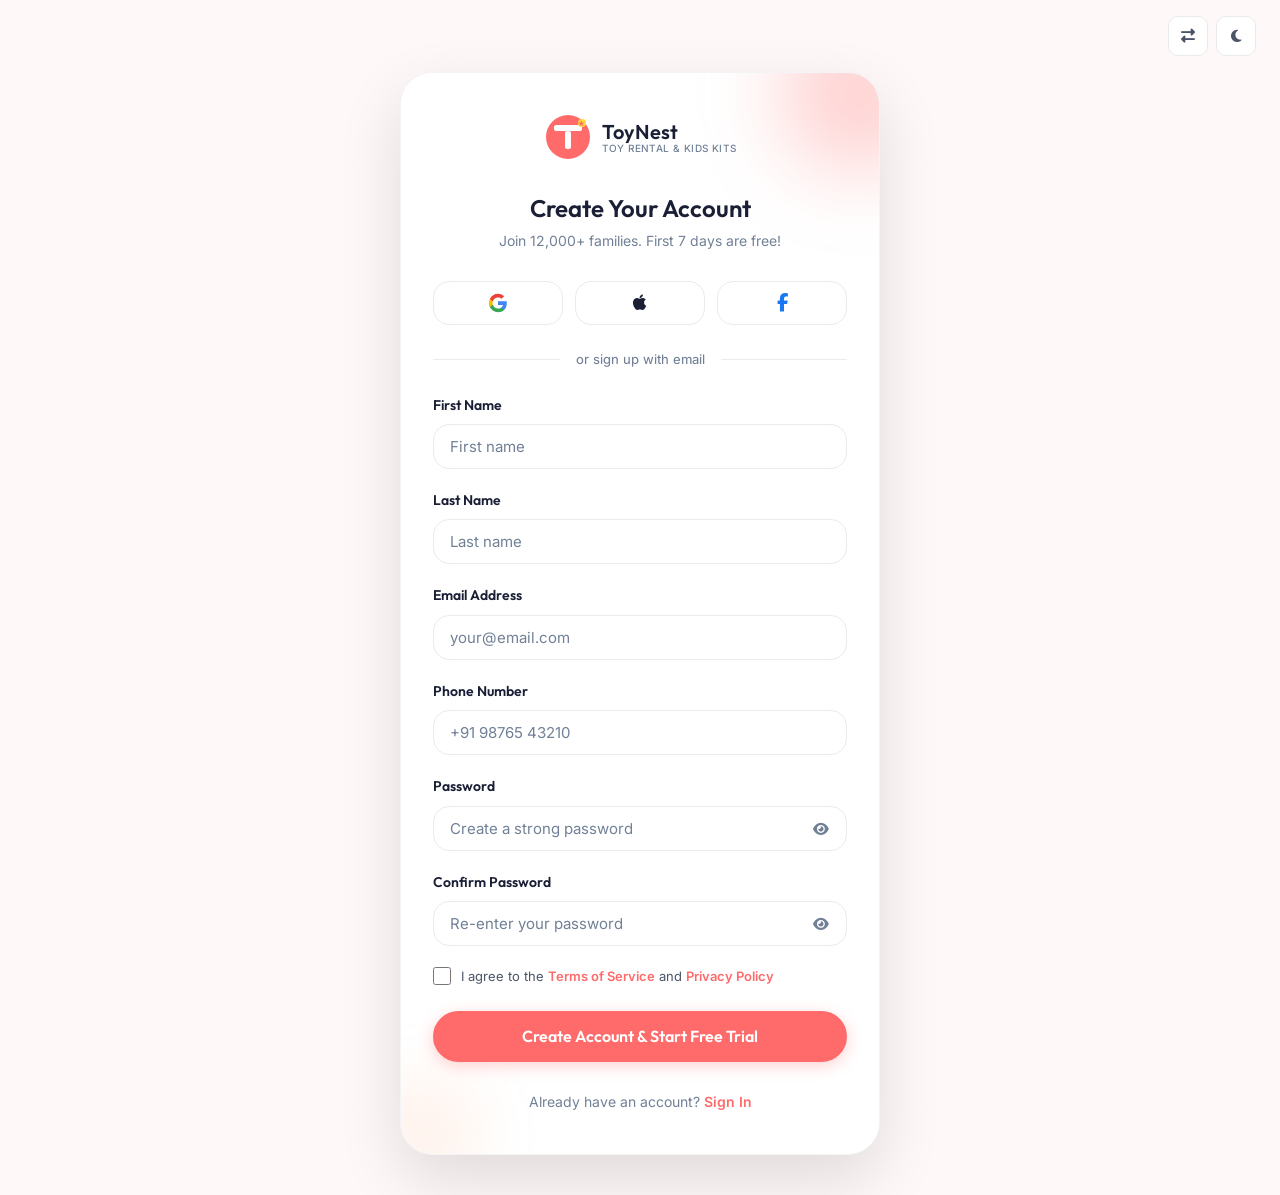
<file: signup.html>
<!DOCTYPE html>
<html lang="en" id="root-html">
<head>
  <meta charset="UTF-8">
  <meta name="viewport" content="width=device-width, initial-scale=1.0">
  <meta name="description" content="Create your ToyNest account and start your 7-day free trial. Access 500+ premium toys, monthly rotations, and the parent dashboard.">
  <title>Sign Up | ToyNest Toy Rental</title>
  <link rel="icon" type="image/svg+xml" href="favicon.svg">
  <link rel="stylesheet" href="https://cdnjs.cloudflare.com/ajax/libs/font-awesome/6.5.1/css/all.min.css">
  <link rel="stylesheet" href="style.css">
</head>
<body class="auth-page">

<div class="auth-topbar">
  <button onclick="toggleDir()" class="auth-toggle-btn dir-toggle-btn" title="Toggle Direction" aria-label="Toggle text direction">
    <i class="fas fa-right-left"></i>
  </button>
  <button onclick="toggleTheme()" class="auth-toggle-btn" title="Toggle Theme" aria-label="Toggle dark mode">
    <i class="fas fa-moon theme-icon"></i>
  </button>
</div>

<main class="auth-main">
  <div class="auth-card" style="max-width:480px;">
    <div style="position:absolute;top:-60px;right:-60px;width:160px;height:160px;background:var(--primary-glow);border-radius:50%;filter:blur(40px);pointer-events:none;"></div>
    <div style="position:absolute;bottom:-40px;left:-40px;width:120px;height:120px;background:rgba(255,142,83,0.1);border-radius:50%;filter:blur(30px);pointer-events:none;"></div>

    <a href="index.html" class="auth-logo" aria-label="ToyNest Home">
      <img src="logo.svg" alt="ToyNest Logo" width="48" height="48">
      <div class="auth-logo-text">
        <span class="brand-top">ToyNest</span>
        <span class="brand-bottom">Toy Rental &amp; Kids Kits</span>
      </div>
    </a>

    <div style="text-align:center;margin-bottom:1.75rem;">
      <h1 style="font-size:1.5rem;margin-bottom:0.375rem;">Create Your Account</h1>
      <p style="font-size:0.875rem;color:var(--text-muted);">Join 12,000+ families. First 7 days are free!</p>
    </div>

    <div class="social-login-grid">
      <button class="social-btn social-btn-google" title="Sign up with Google" aria-label="Sign up with Google" id="google-signup">
        <svg width="20" height="20" viewBox="0 0 24 24" aria-hidden="true" focusable="false">
          <path fill="#4285F4" d="M22.56 12.25c0-.78-.07-1.53-.2-2.25H12v4.26h5.92c-.26 1.37-1.04 2.53-2.21 3.31v2.77h3.57c2.08-1.92 3.28-4.74 3.28-8.09z"/>
          <path fill="#34A853" d="M12 23c2.97 0 5.46-.98 7.28-2.66l-3.57-2.77c-.98.66-2.23 1.06-3.71 1.06-2.86 0-5.29-1.93-6.16-4.53H2.18v2.84C3.99 20.53 7.7 23 12 23z"/>
          <path fill="#FBBC05" d="M5.84 14.09c-.22-.66-.35-1.36-.35-2.09s.13-1.43.35-2.09V7.06H2.18C1.43 8.55 1 10.22 1 12s.43 3.45 1.18 4.94l2.85-2.22.81-.63z"/>
          <path fill="#EA4335" d="M12 5.38c1.62 0 3.06.56 4.21 1.64l3.15-3.15C17.45 2.09 14.97 1 12 1 7.7 1 3.99 3.47 2.18 7.06l3.66 2.84c.87-2.6 3.3-4.52 6.16-4.52z"/>
        </svg>
      </button>
      <button class="social-btn social-btn-apple" title="Sign up with Apple" aria-label="Sign up with Apple" id="apple-signup">
        <i class="fab fa-apple"></i>
      </button>
      <button class="social-btn social-btn-facebook" title="Sign up with Facebook" aria-label="Sign up with Facebook" id="facebook-signup">
        <i class="fab fa-facebook-f"></i>
      </button>
    </div>

    <div class="divider">or sign up with email</div>

    <form onsubmit="event.preventDefault(); window.location.href='dashboard.html';" id="signup-form">
      <div class="form-group">
        <label class="form-label" for="su-first">First Name</label>
        <input type="text" id="su-first" class="form-input" placeholder="First name" required>
      </div>
      <div class="form-group">
        <label class="form-label" for="su-last">Last Name</label>
        <input type="text" id="su-last" class="form-input" placeholder="Last name" required>
      </div>
      <div class="form-group">
        <label class="form-label" for="su-email">Email Address</label>
        <input type="email" id="su-email" class="form-input" placeholder="your@email.com" required>
      </div>
      <div class="form-group">
        <label class="form-label" for="su-phone">Phone Number</label>
        <input type="tel" id="su-phone" class="form-input" placeholder="+91 98765 43210" required>
      </div>
      <div class="form-group">
        <label class="form-label" for="su-password">Password</label>
        <div class="password-wrapper">
          <input type="password" id="su-password" class="form-input" placeholder="Create a strong password" required>
          <button type="button" class="password-toggle" onclick="togglePasswordVisibility('su-password', this.querySelector('i'))" aria-label="Toggle password visibility">
            <i class="fas fa-eye"></i>
          </button>
        </div>
      </div>
      <div class="form-group">
        <label class="form-label" for="su-confirm">Confirm Password</label>
        <div class="password-wrapper">
          <input type="password" id="su-confirm" class="form-input" placeholder="Re-enter your password" required>
          <button type="button" class="password-toggle" onclick="togglePasswordVisibility('su-confirm', this.querySelector('i'))" aria-label="Toggle confirm password visibility">
            <i class="fas fa-eye"></i>
          </button>
        </div>
      </div>
      <div class="form-group" style="margin-bottom:1.5rem;">
        <div class="checkbox-wrapper">
          <input type="checkbox" id="agree-terms" required>
          <label for="agree-terms" style="font-size:0.8125rem;">I agree to the <a href="#" class="link-primary">Terms of Service</a> and <a href="#" class="link-primary">Privacy Policy</a></label>
        </div>
      </div>
      <button type="submit" class="btn btn-primary w-full btn-lg" id="signup-submit-btn">Create Account &amp; Start Free Trial</button>
    </form>

    <p style="text-align:center;margin-top:1.75rem;font-size:0.875rem;color:var(--text-muted);">
      Already have an account? <a href="login.html" class="link-primary">Sign In</a>
    </p>
  </div>
</main>

<script src="components.js"></script>
<script>document.addEventListener('DOMContentLoaded', function() { initAuthPage(); });</script>
</body>
</html>
</file>
<file: style.css>
/* ===== TOYNEST — TOY RENTAL & KIDS ACTIVITY KIT SUBSCRIPTION — DESIGN SYSTEM ===== */
@import url('https://fonts.googleapis.com/css2?family=Outfit:wght@300;400;500;600;700;800&family=Inter:wght@300;400;500;600;700&display=swap');
:root {
    --primary: #FF6B6B; --primary-hover: #E85555; --primary-dark: #C93E3E;
    --primary-light: #FFF5F5; --primary-glow: rgba(255,107,107,0.30);
    --primary-subtle: rgba(255,107,107,0.10); --primary-text: #E85555;
    --primary-gradient-2: #FF8E53; --primary-overlay: rgba(255,107,107,0.88);
    --primary-contrast: #FFFFFF; --secondary: #1A1F36; --secondary-hover: #252B45;
    --accent: #FFD93D; --accent-hover: #F4C700;
    --text-heading: #1A1F36; --text-body: #4A5568; --text-muted: #718096;
    --bg-body: #FFFFFF; --bg-surface: #FFF8F8; --bg-card: #FFFFFF;
    --border-default: #E8ECEF; --border-light: #F3F4F6;
    --shadow-sm: 0 1px 3px rgba(0,0,0,0.06); --shadow-md: 0 4px 16px rgba(0,0,0,0.08);
    --shadow-lg: 0 12px 40px rgba(0,0,0,0.10); --shadow-xl: 0 24px 64px rgba(0,0,0,0.12);
    --shadow-card: 0 2px 12px rgba(26,31,54,0.06);
    --shadow-card-hover: 0 12px 36px var(--primary-glow), 0 4px 12px rgba(26,31,54,0.06);
    --font-heading: 'Outfit', sans-serif; --font-body: 'Inter', sans-serif;
    --radius-sm: 0.5rem; --radius-md: 0.625rem; --radius-lg: 1rem;
    --radius-xl: 1.25rem; --radius-2xl: 1.5rem; --radius-3xl: 2rem; --radius-full: 9999px;
    --transition-fast: all 0.2s cubic-bezier(0.4,0,0.2,1);
    --transition-smooth: all 0.35s cubic-bezier(0.4,0,0.2,1);
    --green: #22C55E; --red: #EF4444; --amber: #F59E0B; --blue: #3B82F6;
    --nav-height: 72px; --container-padding: 1.5rem;
}
.dark {
    color-scheme: dark; --primary-light: rgba(255,107,107,0.15); --primary-text: #FF8E8E;
    --text-heading: #F1F5F9; --text-body: #94A3B8; --text-muted: #64748B;
    --bg-body: #0D1117; --bg-surface: #161B27; --bg-card: #1C2333;
    --border-default: #2D3748; --border-light: #1C2333;
    --shadow-card: 0 2px 12px rgba(0,0,0,0.4);
    --shadow-card-hover: 0 12px 36px var(--primary-glow), 0 4px 12px rgba(0,0,0,0.5);
}
*,*::before,*::after{box-sizing:border-box;margin:0;padding:0;}
::-webkit-scrollbar { width: 6px; height: 6px; }
::-webkit-scrollbar-track { background: transparent; }
::-webkit-scrollbar-thumb { background: rgba(148, 163, 184, 0.35); border-radius: 9999px; }
::-webkit-scrollbar-thumb:hover { background: rgba(148, 163, 184, 0.6); }
* { scrollbar-width: thin; scrollbar-color: rgba(148, 163, 184, 0.35) transparent; }
html{scroll-behavior:smooth;font-size:16px;scroll-padding-top:var(--nav-height);}
body{font-family:var(--font-body);font-weight:400;color:var(--text-body);background:var(--bg-body);line-height:1.6;transition:background 0.3s,color 0.3s;overflow-x:hidden;}
img{max-width:100%;height:auto;display:block;}
a{text-decoration:none;color:inherit;}
ul,ol{list-style:none;}
button{cursor:pointer;font-family:var(--font-body);border:none;background:none;}
input,textarea,select{font-family:var(--font-body);}
h1,h2,h3,h4,h5,h6{font-family:var(--font-heading);font-weight:600;color:var(--text-heading);line-height:1.25;}
h1{font-size:clamp(2rem,5vw,3.5rem);}h2{font-size:clamp(1.625rem,3.5vw,2.5rem);}
h3{font-size:clamp(1.25rem,2.5vw,1.625rem);}h4{font-size:1.125rem;}h5{font-size:1rem;}
p{font-weight:400;line-height:1.7;color:var(--text-body);}
.container{width:100%;max-width:1200px;margin:0 auto;padding:0 var(--container-padding);}
.section{padding:3.25rem 0;}.section-sm{padding:2rem 0;}
.section-label{display:inline-flex;align-items:center;gap:0.5rem;font-family:var(--font-heading);font-size:0.75rem;font-weight:600;letter-spacing:0.12em;text-transform:uppercase;color:var(--primary-text);background:var(--primary-subtle);padding:0.375rem 1rem;border-radius:var(--radius-full);margin-bottom:1rem;}
.section-heading{font-size:clamp(1.75rem,3.5vw,2.5rem);font-weight:600;color:var(--text-heading);margin-bottom:1rem;}
.section-sub{font-size:1.0625rem;color:var(--text-muted);max-width:600px;line-height:1.7;font-weight:450;}
.text-center{text-align:center;}.text-center .section-sub{margin:0 auto;}
.btn{display:inline-flex;align-items:center;justify-content:center;gap:0.5rem;font-family:var(--font-heading);font-weight:600;font-size:0.9375rem;padding:0.75rem 1.75rem;border-radius:var(--radius-full);border:2px solid transparent;cursor:pointer;transition:var(--transition-smooth);text-decoration:none;white-space:nowrap;line-height:1.2;}
.btn-primary{background:var(--primary);color:#fff;border-color:var(--primary);box-shadow:0 4px 16px var(--primary-glow);}
.btn-primary:hover{background:var(--primary-hover);border-color:var(--primary-hover);box-shadow:0 8px 24px var(--primary-glow);transform:translateY(-1px);}
.btn-secondary{background:transparent;color:var(--text-heading);border-color:var(--border-default);}
.btn-secondary:hover{border-color:var(--primary);color:var(--primary);transform:translateY(-1px);}
.btn-outline-primary{background:transparent;color:var(--primary);border-color:var(--primary);}
.btn-outline-primary:hover{background:var(--primary);color:#fff;transform:translateY(-1px);}
.btn-dark{background:var(--secondary);color:#fff;border-color:var(--secondary);}
.btn-dark:hover{background:var(--secondary-hover);transform:translateY(-1px);}
.btn-sm{font-size:0.875rem;height:40px;padding:0 1.25rem;display:inline-flex;align-items:center;justify-content:center;box-sizing:border-box;}.btn-lg{font-size:1rem;padding:0.875rem 2.25rem;}.btn-xl{font-size:1.0625rem;padding:1rem 2.5rem;}.w-full{width:100%;}
.btn-white{background:#FFFFFF;color:var(--primary);border-color:#FFFFFF;font-weight:600;box-shadow:0 4px 16px rgba(0,0,0,0.12);}
.btn-white:hover,.btn-white:focus-visible{background:#FFFFFF;color:var(--primary-dark);border-color:#FFFFFF;box-shadow:0 8px 28px rgba(0,0,0,0.22);transform:translateY(-2px);}
.btn-white:active{background:#FFF5F5;color:var(--primary-dark);transform:translateY(0);}
.dark .btn-white{background:#FFFFFF;color:var(--primary);border-color:#FFFFFF;}
.dark .btn-white:hover,.dark .btn-white:focus-visible{background:#FFFFFF;color:var(--primary-dark);border-color:#FFFFFF;box-shadow:0 8px 28px rgba(0,0,0,0.3);}
.btn-outline-white{background:transparent;color:#FFFFFF;border-color:rgba(255,255,255,0.7);font-weight:600;}
.btn-outline-white:hover,.btn-outline-white:focus-visible{background:rgba(255,255,255,0.2);border-color:#FFFFFF;color:#FFFFFF;transform:translateY(-2px);box-shadow:0 4px 16px rgba(0,0,0,0.15);}
.btn-outline-white:active{background:rgba(255,255,255,0.3);transform:translateY(0);}
.dark .btn-outline-white{background:transparent;color:#FFFFFF;border-color:rgba(255,255,255,0.7);}
.dark .btn-outline-white:hover,.dark .btn-outline-white:focus-visible{background:rgba(255,255,255,0.2);border-color:#FFFFFF;color:#FFFFFF;}.navbar{position:fixed;top:0;left:0;right:0;z-index:1000;height:var(--nav-height);background:var(--bg-body);border-bottom:1px solid var(--border-light);transition:var(--transition-smooth);}
.navbar.scrolled{box-shadow:var(--shadow-md);backdrop-filter:blur(12px);background:rgba(255,255,255,0.92);}
.dark .navbar.scrolled{background:rgba(13,17,23,0.92);}
.navbar-inner{display:flex;align-items:center;justify-content:space-between;height:var(--nav-height);gap:2rem;}
.nav-logo{display:flex;align-items:center;gap:0.625rem;flex-shrink:0;text-decoration:none;}
.nav-logo img{width:40px;height:40px;object-fit:contain;}
.nav-logo-text{display:flex;flex-direction:column;line-height:1.1;}
.nav-logo-text .brand-top{font-family:var(--font-heading);font-weight:600;font-size:1.125rem;color:var(--text-heading);}
.nav-logo-text .brand-bottom{font-size:0.625rem;color:var(--text-muted);font-weight:500;letter-spacing:0.04em;text-transform:uppercase;}
.nav-links{display:flex;align-items:center;gap:0.25rem;flex:1;justify-content:center;}
.nav-link{font-family:var(--font-heading);font-weight:500;font-size:0.9rem;color:var(--text-body);padding:0.5rem 0.875rem;border-radius:var(--radius-md);transition:var(--transition-fast);white-space:nowrap;}
.nav-link:hover,.nav-link.active{color:var(--primary);background:var(--primary-subtle);}
.nav-actions{display:flex;align-items:center;gap:0.5rem;flex-shrink:0;}
.nav-actions .btn{height:40px;padding:0 1.25rem;display:inline-flex;align-items:center;justify-content:center;box-sizing:border-box;font-size:0.875rem;}
.nav-icon-btn{width:40px;height:40px;display:flex;align-items:center;justify-content:center;border-radius:var(--radius-md);border:1px solid var(--border-default);background:var(--bg-card);color:var(--text-body);font-size:0.875rem;cursor:pointer;transition:var(--transition-fast);flex-shrink:0;box-sizing:border-box;}
.nav-icon-btn:hover{border-color:var(--primary);color:var(--primary);}
.nav-hamburger{display:none;flex-direction:column;gap:5px;width:40px;height:40px;align-items:center;justify-content:center;border-radius:var(--radius-md);border:1px solid var(--border-default);background:var(--bg-card);cursor:pointer;box-sizing:border-box;}
.nav-hamburger span{display:block;width:18px;height:2px;background:var(--text-heading);border-radius:2px;transition:var(--transition-fast);}
.nav-hamburger.open span:nth-child(1){transform:translateY(7px) rotate(45deg);}
.nav-hamburger.open span:nth-child(2){opacity:0;}
.nav-hamburger.open span:nth-child(3){transform:translateY(-7px) rotate(-45deg);}
.nav-mobile{display:none;position:fixed;top:var(--nav-height);left:0;right:0;max-height:calc(100vh - var(--nav-height));overflow-y:auto;background:var(--bg-body);border-bottom:1px solid var(--border-light);padding:1rem var(--container-padding) 1.5rem;z-index:999;box-shadow:var(--shadow-lg);flex-direction:column;gap:0.25rem;}
.nav-mobile.open{display:flex;}
.nav-mobile .nav-link{padding:0.75rem 1rem;display:block;border-radius:var(--radius-md);font-size:0.9375rem;}
.nav-mobile-toggles{display:flex;gap:0.75rem;margin-top:0.75rem;padding-top:0.75rem;border-top:1px solid var(--border-light);}
.nav-mobile-toggles .nav-icon-btn{flex:1;width:auto;height:42px;display:flex;align-items:center;justify-content:center;gap:0.5rem;font-size:0.875rem;font-family:var(--font-heading);font-weight:500;color:var(--text-body);border-radius:var(--radius-md);background:var(--bg-card);border:1px solid var(--border-default);transition:var(--transition-fast);}
.nav-mobile-toggles .nav-icon-btn:hover{border-color:var(--primary);color:var(--primary);}
.dir-toggle-btn.active{border-color:var(--primary);color:var(--primary);background:var(--primary-subtle);}
.nav-mobile-actions{display:flex;gap:0.75rem;margin-top:0.75rem;}
.nav-mobile-actions .btn{flex:1;}
.footer{background:#0A0F1D;color:#94A3B8;padding:4.5rem 0 0;position:relative;}
.footer-grid{display:grid;grid-template-columns:1.3fr 1fr 1fr 1.4fr;gap:2.5rem;padding-bottom:3.5rem;border-bottom:1px solid rgba(255,255,255,0.08);}
.footer-brand .nav-logo{display:inline-flex;align-items:center;gap:0.75rem;margin-bottom:1.25rem;text-decoration:none;}
.footer-brand .brand-top{color:#FFFFFF!important;font-size:1.25rem;font-weight:700;}
.footer-brand .brand-bottom{color:#64748B!important;font-size:0.75rem;}
.footer-brand p{font-size:0.875rem;color:#94A3B8;line-height:1.65;margin-bottom:1.5rem;max-width:320px;font-weight:400;}
.footer-socials{display:flex;gap:0.75rem;align-items:center;}
.social-icon-btn{width:40px;height:40px;border-radius:50%;background:rgba(255,255,255,0.05);border:1px solid rgba(255,255,255,0.1);color:#94A3B8;font-size:0.875rem;display:inline-flex;align-items:center;justify-content:center;transition:all 0.25s ease;text-decoration:none;}
.social-icon-btn:hover{background:rgba(255,255,255,0.12);color:#FFFFFF;border-color:rgba(255,255,255,0.25);transform:translateY(-2px);}
.footer-col h4{font-family:var(--font-heading);font-size:1rem;font-weight:700;color:#FFFFFF;margin-bottom:1.25rem;}
.footer-col ul{list-style:none;padding:0;margin:0;display:flex;flex-direction:column;gap:0.75rem;}
.footer-col ul li a{font-size:0.875rem;color:#94A3B8;text-decoration:none;transition:color 0.2s ease;font-weight:450;}
.footer-col ul li a:hover{color:#FFFFFF;}
.newsletter-sub{font-size:0.875rem;color:#94A3B8;line-height:1.6;margin-bottom:1.25rem;font-weight:400;}
.footer-newsletter-form{display:flex;align-items:center;background:rgba(255,255,255,0.05);border:1px solid rgba(255,255,255,0.12);border-radius:9999px;padding:4px 4px 4px 16px;transition:border-color 0.2s ease,box-shadow 0.2s ease;width:100%;max-width:380px;}
.footer-newsletter-form:focus-within{border-color:var(--primary);box-shadow:0 0 0 2px var(--primary-glow);}
.footer-email-input{background:transparent;border:none;outline:none;color:#FFFFFF;font-size:0.875rem;width:100%;flex:1;min-width:0;padding-right:8px;}
.footer-email-input::placeholder{color:#64748B;}
.btn-subscribe{background:linear-gradient(135deg,var(--primary),var(--primary-gradient-2));color:#FFFFFF;font-family:var(--font-heading);font-weight:700;font-size:0.875rem;border-radius:9999px;border:none;padding:0.6rem 1.35rem;cursor:pointer;transition:all 0.2s ease;white-space:nowrap;box-shadow:0 4px 14px var(--primary-glow);flex-shrink:0;}
.btn-subscribe:hover{background:var(--primary-hover);transform:translateY(-1px);box-shadow:0 6px 18px var(--primary-glow);}
.footer-bottom{padding:1.75rem 0;display:flex;align-items:center;justify-content:space-between;flex-wrap:wrap;gap:1rem;}
.footer-bottom p{font-size:0.84rem;color:#64748B;font-weight:400;margin:0;}
.footer-legal-links{display:flex;align-items:center;gap:1.5rem;}
.footer-legal-links a{font-size:0.84rem;color:#64748B;text-decoration:none;transition:color 0.2s ease;}
.footer-legal-links a:hover{color:var(--primary);}
.back-to-top-btn{position:fixed;bottom:2rem;right:2rem;width:46px;height:46px;border-radius:50%;background:linear-gradient(135deg,var(--primary),var(--primary-gradient-2));color:#FFFFFF;border:none;display:flex;align-items:center;justify-content:center;font-size:1.125rem;box-shadow:0 4px 20px var(--primary-glow);cursor:pointer;transition:all 0.3s cubic-bezier(0.16,1,0.3,1);z-index:999;opacity:0;visibility:hidden;transform:translateY(12px);}
.back-to-top-btn.show{opacity:1;visibility:visible;transform:translateY(0);}
.back-to-top-btn:hover{background:var(--primary-hover);transform:translateY(-3px) scale(1.08);box-shadow:0 6px 24px var(--primary-glow);}
.hero{min-height:auto;padding-top:calc(var(--nav-height) + 2rem);padding-bottom:1.5rem;position:relative;overflow:hidden;}
.hero-bg{position:absolute;inset:0;z-index:0;pointer-events:none;}
.hero-blob{position:absolute;border-radius:50%;filter:blur(80px);opacity:0.15;}
.hero-inner{display:grid;grid-template-columns:1fr 1fr;align-items:center;gap:4rem;padding:1rem 0;position:relative;z-index:1;}
.hero-badge{display:inline-flex;align-items:center;gap:0.5rem;background:var(--primary-subtle);border:1px solid var(--primary-glow);color:var(--primary-text);font-family:var(--font-heading);font-size:0.8125rem;font-weight:600;padding:0.375rem 1rem;border-radius:var(--radius-full);margin-bottom:1.5rem;}
.hero-title{font-size:clamp(2.125rem,4.2vw,3.375rem);font-weight:600;line-height:1.15;margin-bottom:1.25rem;}
.hero-title .highlight{color:var(--primary);}
.hero-desc{font-size:1rem;color:var(--text-muted);line-height:1.75;margin-bottom:2rem;font-weight:450;max-width:480px;}
.hero-ctas{display:flex;gap:1rem;flex-wrap:wrap;align-items:center;}
.hero-stats{display:flex;gap:2rem;margin-top:2rem;padding-top:1.5rem;border-top:1px solid var(--border-light);}
.hero-stat-num{font-family:var(--font-heading);font-size:1.5rem;font-weight:600;color:var(--text-heading);}
.hero-stat-label{font-size:0.8125rem;color:var(--text-muted);font-weight:450;}
.hero-visual{position:relative;}
.hero-img-wrap{border-radius:var(--radius-3xl);overflow:hidden;position:relative;aspect-ratio:4/3;box-shadow:var(--shadow-xl);}
.hero-img-wrap img{width:100%;height:100%;object-fit:cover;}
.hero-float-card{position:absolute;background:var(--bg-card);border:1px solid var(--border-light);border-radius:var(--radius-xl);padding:0.875rem 1.25rem;box-shadow:var(--shadow-lg);display:flex;align-items:center;gap:0.75rem;animation:floatCard 4s ease-in-out infinite;}
.hero-float-card.card-1{bottom:-1.5rem;left:-2rem;animation-delay:0s;}
.hero-float-card.card-2{top:-1rem;right:-1.5rem;animation-delay:2s;}
.hero-float-card .card-icon{width:40px;height:40px;border-radius:var(--radius-md);background:var(--primary-subtle);display:flex;align-items:center;justify-content:center;color:var(--primary);font-size:1.125rem;flex-shrink:0;}
.dark .hero-float-card .card-icon{background:rgba(255,107,107,0.18);color:var(--primary);}
.hero-float-card .card-text .label{font-family:var(--font-heading);font-weight:600;font-size:1rem;color:var(--text-heading);}
.hero-float-card .card-text .sub{font-size:0.75rem;color:var(--text-muted);font-weight:450;}
@keyframes floatCard{0%,100%{transform:translateY(0);}50%{transform:translateY(-8px);}}

/* ─── HERO SLIDER TRANSITIONS & CONTROLS ─── */
.hero-slider{display:grid;grid-template-areas:"slide";width:100%;position:relative;}
.hero-slide{grid-area:slide;opacity:0;visibility:hidden;pointer-events:none;transition:opacity 0.5s ease-in-out;width:100%;}
.hero-slide.active{opacity:1;visibility:visible;pointer-events:auto;}
.hero-slider-controls{display:flex;align-items:center;justify-content:center;gap:1.25rem;margin-top:1.5rem;padding-bottom:0.5rem;position:relative;z-index:10;}
.hero-slider-dots{display:flex;align-items:center;gap:0.625rem;}
.hero-dot{width:12px;height:12px;border-radius:50%;background:var(--border-default);border:none;padding:0;cursor:pointer;transition:all 0.35s cubic-bezier(0.4, 0, 0.2, 1);position:relative;overflow:hidden;}
.hero-dot:hover{background:var(--primary-hover);transform:scale(1.2);}
.hero-dot.active{width:36px;border-radius:8px;background:var(--primary);box-shadow:0 2px 8px var(--primary-glow);}
.hero-dot.active::after{content:'';position:absolute;top:0;left:0;height:100%;width:0%;background:rgba(255,255,255,0.45);animation:heroDotProgress 5s linear infinite;}
.hero-slider-arrow{width:38px;height:38px;border-radius:50%;border:1.5px solid var(--border-default);background:var(--bg-card);color:var(--text-heading);display:flex;align-items:center;justify-content:center;font-size:0.875rem;cursor:pointer;transition:all 0.25s cubic-bezier(0.16, 1, 0.3, 1);box-shadow:var(--shadow-sm);}
.hero-slider-arrow:hover{background:var(--primary);color:#FFFFFF;border-color:var(--primary);transform:scale(1.12);box-shadow:0 4px 14px var(--primary-glow);}
.hero-slider-arrow:active{transform:scale(0.95);}
.dark .hero-slider-arrow{background:var(--bg-card);border-color:var(--border-default);color:var(--text-heading);}

.hero-side-arrow{position:absolute;top:50%;transform:translateY(-50%);width:46px;height:46px;border-radius:50%;border:1.5px solid var(--border-default);background:var(--bg-card);color:var(--text-heading);display:flex;align-items:center;justify-content:center;font-size:0.9375rem;cursor:pointer;transition:all 0.25s cubic-bezier(0.16, 1, 0.3, 1);box-shadow:var(--shadow-md);z-index:20;}
.hero-side-arrow.prev{left:1.5rem;}
.hero-side-arrow.next{right:1.5rem;}
.dark .hero-side-arrow{background:var(--bg-card);border-color:var(--border-default);color:var(--text-heading);}
.hero-side-arrow:hover{background:var(--primary);color:#FFFFFF;border-color:var(--primary);transform:translateY(-50%) scale(1.12);box-shadow:0 4px 14px var(--primary-glow);}
.hero-side-arrow:active{transform:translateY(-50%) scale(0.95);}
@media(max-width:768px){.hero-side-arrow.prev{left:0.75rem;}.hero-side-arrow.next{right:0.75rem;}}
.feature-card-img{border-radius:var(--radius-xl);overflow:hidden;height:240px;margin-bottom:1.25rem;position:relative;box-shadow:var(--shadow-md);}
.feature-card-img img{width:100%;height:100%;object-fit:cover;object-position:center 25%;transition:transform 0.5s ease;}
.card:hover .feature-card-img img,.mag-card:hover .feature-card-img img{transform:scale(1.04);}
.feature-card-badge{position:absolute;bottom:0.75rem;left:0.75rem;width:44px;height:44px;border-radius:50%;color:#FFFFFF;display:flex;align-items:center;justify-content:center;font-size:1.15rem;border:2.5px solid #FFFFFF;box-shadow:0 6px 16px rgba(0,0,0,0.25);z-index:2;}
.card{background:var(--bg-card);border:1px solid var(--border-light);border-radius:var(--radius-2xl);padding:2rem;transition:var(--transition-smooth);box-shadow:var(--shadow-card);}
.card:hover{box-shadow:var(--shadow-card-hover);transform:translateY(-4px);border-color:var(--primary-glow);}
.card-icon-wrap{width:52px;height:52px;border-radius:var(--radius-lg);background:var(--primary-subtle);display:flex;align-items:center;justify-content:center;color:var(--primary);font-size:1.375rem;margin-bottom:1.25rem;flex-shrink:0;}
.grid-2{display:grid;grid-template-columns:repeat(2,1fr);gap:1.5rem;}
.grid-3{display:grid;grid-template-columns:repeat(3,1fr);gap:1.5rem;}
.grid-4{display:grid;grid-template-columns:repeat(4,1fr);gap:1.5rem;}
.grid-auto{display:grid;grid-template-columns:repeat(auto-fit,minmax(280px,1fr));gap:1.5rem;}
.category-card{text-decoration:none;text-align:center;padding:1.25rem 1.25rem 1.5rem;transition:var(--transition-smooth);display:flex;flex-direction:column;}
.category-card-img{height:220px;border-radius:var(--radius-xl);overflow:hidden;margin-bottom:1rem;position:relative;box-shadow:var(--shadow-sm);}
.category-card-img img{width:100%;height:100%;object-fit:cover;transition:transform 0.5s ease;}
.category-card:hover .category-card-img img{transform:scale(1.06);}
.category-card-title{font-size:1.0625rem;margin-bottom:0.375rem;color:var(--text-heading);font-weight:600;}
.category-card-desc{font-size:0.8125rem;color:var(--text-muted);}
.badge{display:inline-flex;align-items:center;gap:0.375rem;font-size:0.75rem;font-weight:600;font-family:var(--font-heading);padding:0.25rem 0.75rem;border-radius:var(--radius-full);letter-spacing:0.03em;}
.badge-primary{background:var(--primary-subtle);color:var(--primary-text);}
.badge-green{background:rgba(34,197,94,0.12);color:#16A34A;}
.badge-amber{background:rgba(245,158,11,0.12);color:#D97706;}
.badge-blue{background:rgba(59,130,246,0.12);color:#2563EB;}
.badge-outline{background:transparent;border:1px solid var(--border-default);color:var(--text-muted);}
.form-group{margin-bottom:1.25rem;}
.form-label{display:block;font-size:0.875rem;font-weight:600;color:var(--text-heading);margin-bottom:0.5rem;font-family:var(--font-heading);}
.form-input{width:100%;padding:0.75rem 1rem;border:1.5px solid var(--border-default);border-radius:var(--radius-lg);background:var(--bg-body);color:var(--text-heading);font-size:0.9375rem;font-family:var(--font-body);transition:var(--transition-fast);outline:none;}
.form-input:focus{border-color:var(--primary);box-shadow:0 0 0 3px var(--primary-subtle);}
.form-input::placeholder{color:var(--text-muted);}
.password-wrapper{position:relative;}.password-wrapper .form-input{padding-right:3rem;}
.password-toggle{position:absolute;right:0.875rem;top:50%;transform:translateY(-50%);color:var(--text-muted);font-size:0.875rem;transition:var(--transition-fast);background:none;border:none;cursor:pointer;padding:0.25rem;}
.password-toggle:hover{color:var(--primary);}
.checkbox-wrapper{display:flex;align-items:center;gap:0.625rem;cursor:pointer;}
.checkbox-wrapper input[type="checkbox"]{width:18px;height:18px;accent-color:var(--primary);cursor:pointer;flex-shrink:0;}
.checkbox-wrapper label{font-size:0.875rem;color:var(--text-body);cursor:pointer;}
[dir="rtl"] .form-input,[dir="rtl"] input[type="tel"],[dir="rtl"] input[type="text"],[dir="rtl"] input[type="email"],[dir="rtl"] input[type="password"],[dir="rtl"] textarea,[dir="rtl"] select{text-align:right;direction:rtl;}
[dir="rtl"] .form-input::placeholder,[dir="rtl"] input[type="tel"]::placeholder{text-align:right;direction:rtl;}
[dir="rtl"] .form-label{text-align:right;}
[dir="rtl"] .password-wrapper .form-input{padding-right:1rem;padding-left:3rem;}
[dir="rtl"] .password-toggle{right:auto;left:0.875rem;}
[dir="rtl"] .checkbox-wrapper{flex-direction:row-reverse;justify-content:flex-end;}
.auth-page{min-height:100vh;background:var(--bg-surface);display:flex;flex-direction:column;}
.auth-topbar{width:100%;display:flex;align-items:center;justify-content:flex-end;gap:0.5rem;padding:1rem var(--container-padding) 0.25rem;position:relative;z-index:10;flex-shrink:0;}
[dir="rtl"] .auth-topbar{justify-content:flex-end;}
.auth-toggle-btn{width:40px;height:40px;display:flex;align-items:center;justify-content:center;border-radius:var(--radius-md);border:1px solid var(--border-default);background:var(--bg-card);color:var(--text-body);font-size:0.875rem;cursor:pointer;transition:var(--transition-fast);flex-shrink:0;box-sizing:border-box;}
.auth-toggle-btn:hover{border-color:var(--primary);color:var(--primary);}
.auth-main{flex:1;display:flex;align-items:center;justify-content:center;padding:0.75rem var(--container-padding) 2.5rem;width:100%;}
.auth-card{width:100%;max-width:440px;background:var(--bg-card);border:1px solid var(--border-light);border-radius:var(--radius-3xl);padding:2.5rem 2rem;box-shadow:var(--shadow-xl);position:relative;overflow:hidden;}
.auth-logo{display:flex;align-items:center;gap:0.625rem;justify-content:center;margin-bottom:2rem;text-decoration:none;}
.auth-logo img{width:48px;height:48px;object-fit:contain;}
.auth-logo-text{display:flex;flex-direction:column;line-height:1.1;}
.auth-logo-text .brand-top{font-family:var(--font-heading);font-weight:600;font-size:1.25rem;color:var(--text-heading);}
.auth-logo-text .brand-bottom{font-size:0.625rem;color:var(--text-muted);font-weight:500;letter-spacing:0.04em;text-transform:uppercase;}
.social-login-grid{display:grid;grid-template-columns:repeat(3,1fr);gap:0.75rem;margin-bottom:1.5rem;}
.social-btn{height:44px;display:flex;align-items:center;justify-content:center;border:1.5px solid var(--border-default);border-radius:var(--radius-lg);background:var(--bg-body);font-size:1.125rem;cursor:pointer;transition:var(--transition-fast);color:var(--text-heading);}
.social-btn:hover{transform:translateY(-1px);box-shadow:var(--shadow-sm);}
.social-btn.social-btn-google, #google-login, #google-signup{color:#4285F4;}
.social-btn.social-btn-google:hover, #google-login:hover, #google-signup:hover{border-color:#4285F4;background:rgba(66,133,244,0.08);box-shadow:0 4px 12px rgba(66,133,244,0.15);}
.social-btn.social-btn-apple, #apple-login, #apple-signup{color:var(--text-heading);}
.social-btn.social-btn-apple:hover, #apple-login:hover, #apple-signup:hover{border-color:var(--text-heading);background:rgba(15,23,42,0.06);box-shadow:0 4px 12px rgba(15,23,42,0.12);}
.dark .social-btn.social-btn-apple:hover, .dark #apple-login:hover, .dark #apple-signup:hover{background:rgba(255,255,255,0.1);box-shadow:0 4px 12px rgba(255,255,255,0.1);}
.social-btn.social-btn-facebook, #facebook-login, #facebook-signup{color:#1877F2;}
.social-btn.social-btn-facebook:hover, #facebook-login:hover, #facebook-signup:hover{border-color:#1877F2;background:rgba(24,119,242,0.08);box-shadow:0 4px 12px rgba(24,119,242,0.15);}
.divider{display:flex;align-items:center;gap:1rem;font-size:0.8125rem;color:var(--text-muted);margin-bottom:1.5rem;font-weight:450;}
.divider::before,.divider::after{content:'';flex:1;height:1px;background:var(--border-default);}
.link-primary{color:var(--primary);font-weight:600;text-decoration:none;transition:var(--transition-fast);}
.link-primary:hover{color:var(--primary-hover);text-decoration:underline;}
.fullscreen-page{min-height:100vh;background:var(--bg-surface);display:flex;flex-direction:column;overflow-x:hidden;}
.fullscreen-topbar{display:flex;align-items:center;justify-content:space-between;padding:1rem var(--container-padding);border-bottom:1px solid var(--border-light);background:var(--bg-body);flex-shrink:0;}
.fullscreen-content{flex:1;display:flex;align-items:center;justify-content:center;text-align:center;padding:2rem var(--container-padding);overflow:hidden;width:100%;position:relative;}
.fullscreen-footer{padding:0.875rem var(--container-padding);text-align:center;font-size:0.75rem;color:var(--text-muted);border-top:1px solid var(--border-light);background:var(--bg-body);flex-shrink:0;direction:ltr;unicode-bidi:isolate;}
.error-code{font-family:var(--font-heading);font-size:clamp(4.5rem,16vw,8rem);font-weight:600;line-height:1;background:linear-gradient(135deg,var(--primary),var(--primary-gradient-2));-webkit-background-clip:text;-webkit-text-fill-color:transparent;background-clip:text;margin-bottom:0.25rem;}
.error-subtitle{font-family:var(--font-heading);font-size:clamp(1.25rem,3.5vw,1.875rem);font-weight:600;color:var(--text-heading);margin-bottom:0.75rem;}
.error-desc{font-size:0.9375rem;color:var(--text-muted);max-width:440px;margin:0 auto 1.75rem;line-height:1.65;font-weight:450;}
.pricing-grid{display:grid;grid-template-columns:repeat(3,1fr);gap:1.5rem;align-items:stretch;}
.pricing-card{background:var(--bg-card);border:2px solid var(--border-light);border-radius:var(--radius-2xl);padding:2rem;position:relative;transition:var(--transition-smooth);box-shadow:var(--shadow-card);display:flex;flex-direction:column;height:100%;box-sizing:border-box;}
.pricing-card:hover{box-shadow:var(--shadow-card-hover);transform:translateY(-4px);}
.pricing-card.popular{border-color:var(--primary);box-shadow:var(--shadow-lg),0 0 0 1px var(--primary);}
.pricing-card.popular:hover{transform:translateY(-4px);box-shadow:var(--shadow-card-hover),0 0 0 1px var(--primary);}
.popular-badge{position:absolute;top:-1px;left:50%;transform:translateX(-50%);background:var(--primary);color:#fff;font-family:var(--font-heading);font-size:0.75rem;font-weight:600;padding:0.375rem 1.25rem;border-radius:0 0 var(--radius-lg) var(--radius-lg);letter-spacing:0.05em;text-transform:uppercase;white-space:nowrap;}
.price-amount{font-family:var(--font-heading);font-size:2.75rem;font-weight:600;color:var(--text-heading);line-height:1;}
.price-period{font-size:0.875rem;color:var(--text-muted);font-weight:450;}
.price-features{list-style:none;padding:0;margin:1.5rem 0;display:flex;flex-direction:column;gap:0.75rem;flex:1;}
.pricing-card .btn{margin-top:auto;}
.price-features li{display:flex;align-items:flex-start;gap:0.75rem;font-size:0.9375rem;color:var(--text-body);font-weight:450;}
.price-features li i{color:var(--primary);font-size:0.875rem;margin-top:0.15rem;flex-shrink:0;}
.price-features li.disabled{color:var(--text-muted);text-decoration:line-through;}
.price-features li.disabled i{color:var(--text-muted);}
.toy-card{background:var(--bg-card);border:1px solid var(--border-light);border-radius:var(--radius-2xl);overflow:hidden;transition:var(--transition-smooth);box-shadow:var(--shadow-card);position:relative;display:flex;flex-direction:column;height:100%;box-sizing:border-box;}
.toy-card:hover{box-shadow:var(--shadow-card-hover);transform:translateY(-4px);}
.toy-card-img{aspect-ratio:4/3;width:100%;overflow:hidden;position:relative;background:var(--bg-surface);flex-shrink:0;}
.toy-card-img img{width:100%;height:100%;object-fit:cover;display:block;transition:transform 0.5s ease;}
.toy-card:hover .toy-card-img img{transform:scale(1.04);}
.toy-card-body{padding:1.25rem;display:flex;flex-direction:column;flex:1;}
.toy-card-age{font-size:0.75rem;font-weight:600;color:var(--primary-text);background:var(--primary-subtle);padding:0.25rem 0.625rem;border-radius:var(--radius-full);display:inline-flex;align-items:center;width:fit-content;align-self:flex-start;margin-bottom:0.625rem;font-family:var(--font-heading);}
.toy-card-title{font-family:var(--font-heading);font-weight:600;font-size:1rem;color:var(--text-heading);margin-bottom:0.375rem;line-height:1.3;display:-webkit-box;-webkit-line-clamp:2;-webkit-box-orient:vertical;overflow:hidden;min-height:2.6em;}
.toy-card-cat{font-size:0.8125rem;color:var(--text-muted);font-weight:450;margin-bottom:1rem;}
.toy-card-footer{display:flex;align-items:center;justify-content:space-between;gap:0.5rem;margin-top:auto;padding-top:0.5rem;}
.toy-availability{display:flex;align-items:center;gap:0.375rem;font-size:0.8125rem;font-weight:600;color:var(--green);}
.toy-availability::before{content:'';width:7px;height:7px;background:var(--green);border-radius:50%;flex-shrink:0;}
.filter-tabs{display:flex;flex-wrap:wrap;gap:0.5rem;margin-bottom:2rem;justify-content:center;}
.filter-tab{font-family:var(--font-heading);font-size:0.875rem;font-weight:600;padding:0.5rem 1.25rem;border-radius:var(--radius-full);border:1.5px solid var(--border-default);background:var(--bg-body);color:var(--text-body);cursor:pointer;transition:var(--transition-fast);}
.filter-tab:hover{border-color:var(--primary);color:var(--primary);}
.filter-tab.active{background:var(--primary);border-color:var(--primary);color:#fff;box-shadow:0 4px 12px var(--primary-glow);}
.step-item{display:flex;gap:2rem;align-items:flex-start;margin-bottom:3rem;}
.step-item:last-child{margin-bottom:0;}
.step-number{width:52px;height:52px;border-radius:50%;background:var(--primary);color:#fff;font-family:var(--font-heading);font-weight:600;font-size:1.125rem;display:flex;align-items:center;justify-content:center;flex-shrink:0;box-shadow:0 4px 16px var(--primary-glow);}
.step-content h3{font-size:1.125rem;margin-bottom:0.5rem;}
.step-content p{font-size:0.9375rem;color:var(--text-muted);font-weight:450;line-height:1.65;}
.testimonial-card{background:var(--bg-card);border:1px solid var(--border-light);border-radius:var(--radius-2xl);padding:1.75rem;box-shadow:var(--shadow-card);transition:var(--transition-smooth);}
.testimonial-card:hover{box-shadow:var(--shadow-card-hover);transform:translateY(-3px);}
.testimonial-stars{color:var(--accent);font-size:0.875rem;margin-bottom:1rem;letter-spacing:2px;}
.testimonial-text{font-size:0.9375rem;color:var(--text-body);line-height:1.7;margin-bottom:1.5rem;font-style:italic;font-weight:450;}
.testimonial-author{display:flex;align-items:center;gap:0.75rem;}
.testimonial-avatar{width:44px;height:44px;border-radius:50%;object-fit:cover;flex-shrink:0;}
.testimonial-info .name{font-family:var(--font-heading);font-weight:600;font-size:0.9375rem;color:var(--text-heading);}
.testimonial-info .role{font-size:0.8125rem;color:var(--text-muted);font-weight:450;}
.faq-item{border:1px solid var(--border-light);border-radius:var(--radius-xl);margin-bottom:0.75rem;overflow:hidden;background:var(--bg-card);transition:var(--transition-fast);}
.faq-item.open{border-color:var(--primary-glow);box-shadow:0 0 0 1px var(--primary-glow);}
.faq-question{width:100%;display:flex;align-items:center;justify-content:space-between;gap:1rem;padding:1.25rem 1.5rem;background:none;border:none;cursor:pointer;font-family:var(--font-heading);font-weight:600;font-size:1rem;color:var(--text-heading);text-align:left;transition:var(--transition-fast);direction:ltr;unicode-bidi:isolate;}
.faq-question > span:first-child{flex:1;text-align:left;unicode-bidi:isolate;}
[dir="rtl"] .faq-question{direction:rtl;text-align:right;}
[dir="rtl"] .faq-question > span:first-child{text-align:right;}
.faq-question:hover{color:var(--primary);}
.faq-icon{width:28px;height:28px;border-radius:50%;background:var(--primary-subtle);color:var(--primary);display:flex;align-items:center;justify-content:center;font-size:0.75rem;flex-shrink:0;transition:var(--transition-fast);}
.faq-item.open .faq-icon{background:var(--primary);color:#fff;transform:rotate(45deg);}
.faq-answer{max-height:0;overflow:hidden;transition:max-height 0.35s ease;}
.faq-item.open .faq-answer{max-height:400px;}
.faq-answer-inner{padding:0 1.5rem 1.5rem;font-size:0.9375rem;color:var(--text-muted);line-height:1.7;font-weight:450;}
.stats-strip{background:var(--primary);padding:3rem 0;}
.stats-grid{display:grid;grid-template-columns:repeat(4,1fr);gap:2rem;text-align:center;}
.stat-num{font-family:var(--font-heading);font-size:clamp(2rem,4vw,2.75rem);font-weight:600;color:#fff;line-height:1;margin-bottom:0.375rem;}
.stat-label{font-size:0.9rem;color:rgba(255,255,255,0.8);font-weight:450;}
.timeline-step{display:grid;grid-template-columns:80px 1fr;gap:2rem;margin-bottom:4rem;position:relative;}
.timeline-step:last-child{margin-bottom:0;}
.timeline-left{display:flex;flex-direction:column;align-items:center;}
.timeline-num{width:56px;height:56px;border-radius:50%;background:var(--primary);color:#fff;font-family:var(--font-heading);font-weight:600;font-size:1.25rem;display:flex;align-items:center;justify-content:center;box-shadow:0 4px 16px var(--primary-glow);flex-shrink:0;}
.timeline-line{width:2px;flex:1;background:linear-gradient(to bottom,var(--primary),transparent);margin-top:0.5rem;min-height:60px;}
.timeline-step:last-child .timeline-line{display:none;}
.timeline-content{padding-top:0.625rem;}
.timeline-content h3{font-size:1.25rem;margin-bottom:0.625rem;}
.timeline-content p{color:var(--text-muted);line-height:1.7;font-weight:450;}
.timeline-content .timeline-img{margin-top:1.5rem;border-radius:var(--radius-2xl);overflow:hidden;aspect-ratio:16/7;}
.timeline-content .timeline-img img{width:100%;height:100%;object-fit:cover;}
.hygiene-step-card{display:flex;gap:1.5rem;align-items:flex-start;padding:1.75rem;background:var(--bg-card);border:1px solid var(--border-light);border-radius:var(--radius-2xl);box-shadow:var(--shadow-card);transition:var(--transition-smooth);}
.hygiene-step-card:hover{box-shadow:var(--shadow-card-hover);transform:translateY(-3px);}
.hygiene-step-num{width:44px;height:44px;border-radius:50%;background:var(--primary);color:#fff;font-family:var(--font-heading);font-weight:600;font-size:1rem;display:flex;align-items:center;justify-content:center;flex-shrink:0;}
.hygiene-step-card h4{font-size:1.0625rem;margin-bottom:0.375rem;}
.hygiene-step-card p{font-size:0.9rem;color:var(--text-muted);font-weight:450;line-height:1.65;}
.cta-section{background:linear-gradient(135deg,var(--primary) 0%,var(--primary-gradient-2) 100%);padding:3.25rem 0;text-align:center;position:relative;overflow:hidden;}
.cta-section h2{color:#fff;}.cta-section p{color:rgba(255,255,255,0.85);font-weight:450;}
.cta-grid{display:grid;grid-template-columns:1fr 1fr;gap:2.5rem;align-items:stretch;text-align:left;}
.cta-img-wrap{border-radius:var(--radius-2xl);overflow:hidden;box-shadow:var(--shadow-2xl);border:3px solid rgba(255,255,255,0.25);height:100%;min-height:280px;width:100%;}
.cta-img-wrap img{width:100%;height:100%;object-fit:cover;display:block;}
.cta-features-grid{display:grid;grid-template-columns:repeat(2,1fr);gap:0.75rem;margin-top:1.25rem;margin-bottom:1.5rem;text-align:left;}
.cta-feature-card{display:flex;align-items:flex-start;gap:0.75rem;background:rgba(255,255,255,0.14);backdrop-filter:blur(8px);-webkit-backdrop-filter:blur(8px);padding:0.875rem 1rem;border-radius:var(--radius-xl);border:1px solid rgba(255,255,255,0.25);transition:transform 0.2s ease,background 0.2s ease;}
.cta-feature-card:hover{background:rgba(255,255,255,0.22);transform:translateY(-2px);}
.cta-feature-icon{width:36px;height:36px;border-radius:50%;background:rgba(255,255,255,0.22);display:flex;align-items:center;justify-content:center;flex-shrink:0;color:#fff;font-size:0.9375rem;box-shadow:0 3px 8px rgba(0,0,0,0.1);}
.cta-feature-title{color:#fff;display:block;font-size:0.9375rem;font-weight:700;margin-bottom:0.125rem;line-height:1.3;}
.cta-feature-desc{color:rgba(255,255,255,0.9);font-size:0.8125rem;line-height:1.4;display:block;font-weight:450;}
.reveal{opacity:0;transform:translateY(24px);transition:opacity 0.6s ease,transform 0.6s ease;}
.reveal.visible{opacity:1;transform:translateY(0);}
.gradient-text{background:linear-gradient(135deg,var(--primary),var(--primary-gradient-2));-webkit-background-clip:text;-webkit-text-fill-color:transparent;background-clip:text;}
.page-hero{height:380px;min-height:380px;display:flex;align-items:center;justify-content:center;padding:calc(var(--nav-height) + 1rem) 0 2rem;background:linear-gradient(135deg,var(--primary-subtle) 0%,var(--bg-surface) 100%);position:relative;overflow:hidden;text-align:center;box-sizing:border-box;}
.page-hero .container{width:100%;}
.page-hero::before{content:'';position:absolute;top:-50%;right:-10%;width:500px;height:500px;border-radius:50%;background:var(--primary-glow);filter:blur(100px);opacity:0.3;}
.page-hero .section-label{margin-bottom:1rem;}
.page-hero h1{font-size:clamp(2rem,4.5vw,3rem);font-weight:600;line-height:1.2;margin-bottom:0.875rem;}
.page-hero p{color:var(--text-muted);font-size:1.0625rem;max-width:600px;margin:0 auto;font-weight:450;line-height:1.65;}
.img-placeholder{background:linear-gradient(135deg,var(--bg-surface),var(--border-light));display:flex;align-items:center;justify-content:center;color:var(--text-muted);font-size:3rem;}
.dark .navbar{border-bottom-color:var(--border-default);}
.dark .footer{background:#080C14;}
.dark .page-hero{background:linear-gradient(135deg,rgba(255,107,107,0.12) 0%,var(--bg-surface) 100%);}
.theme-icon{transition:var(--transition-fast);}
[dir="rtl"] .nav-links,[dir="rtl"] .hero-inner,[dir="rtl"] .step-item,[dir="rtl"] .timeline-step{direction:rtl;}
.mt-1{margin-top:0.25rem;}.mt-2{margin-top:0.5rem;}.mt-4{margin-top:1rem;}.mt-6{margin-top:1.5rem;}.mt-8{margin-top:2rem;}
.mb-2{margin-bottom:0.5rem;}.mb-4{margin-bottom:1rem;}.mb-6{margin-bottom:1.5rem;}.mb-8{margin-bottom:2rem;}
.flex{display:flex;}.flex-col{flex-direction:column;}.items-center{align-items:center;}.justify-center{justify-content:center;}.justify-between{justify-content:space-between;}.flex-wrap{flex-wrap:wrap;}.gap-2{gap:0.5rem;}.gap-4{gap:1rem;}.gap-6{gap:1.5rem;}
.text-primary{color:var(--primary-text);}.text-muted{color:var(--text-muted);}.text-heading{color:var(--text-heading);}.font-heading{font-family:var(--font-heading);}.font-600{font-weight:600;}.font-700{font-weight:600;}
.sr-only{position:absolute;width:1px;height:1px;padding:0;margin:-1px;overflow:hidden;clip:rect(0,0,0,0);border:0;}
@keyframes float{0%,100%{transform:translateY(0);}50%{transform:translateY(-12px);}}
@keyframes spin-slow{from{transform:translate(-50%,-50%) rotate(0deg);}to{transform:translate(-50%,-50%) rotate(360deg);}}
@keyframes pulse{0%,100%{opacity:1;}50%{opacity:0.5;}}
@keyframes slideInUp{from{opacity:0;transform:translateY(20px);}to{opacity:1;transform:translateY(0);}}
@media(max-width:1024px){.nav-links{display:none;}.nav-actions{display:none;}.nav-hamburger{display:flex;}.hero-side-arrow{display:none;}.feature-card-img{height:260px;}.grid-4{grid-template-columns:repeat(2,1fr);}.footer-grid{grid-template-columns:1fr 1fr;gap:2.5rem;}.pricing-grid{gap:1rem;}.pricing-card.popular{transform:scale(1.02);}.hero-inner{gap:2.5rem;}.stats-grid{grid-template-columns:repeat(2,1fr);gap:1.5rem;}}
@media(max-width:768px){:root{--container-padding:1rem;}.section,.cta-section{padding:2rem 0;}.page-hero{height:auto;min-height:340px;padding:calc(var(--nav-height) + 1.25rem) 0 2rem;}.cta-grid{grid-template-columns:1fr;gap:1.75rem;}.cta-img-wrap{height:260px;min-height:260px;}.feature-card-img{height:300px;}.category-card-img{height:190px;}.hero-inner{grid-template-columns:1fr;gap:2rem;text-align:center;}.hero-desc{margin:0 auto 2rem;}.hero-ctas{justify-content:center;}.hero-stats{justify-content:center;}.hero-float-card.card-1{bottom:-1rem;left:0;}.hero-float-card.card-2{top:-0.5rem;right:0;}.grid-2{grid-template-columns:1fr;}.grid-3{grid-template-columns:1fr;}.grid-4{grid-template-columns:repeat(2,1fr);gap:1rem;}.pricing-grid{grid-template-columns:1fr;max-width:420px;margin:0 auto;}.pricing-card.popular{transform:none;}.footer-grid{grid-template-columns:1fr 1fr;gap:2.5rem;text-align:left;}.footer-brand p{margin-left:0;margin-right:0;text-align:left;}.footer-socials{justify-content:flex-start;}.footer-newsletter-form{margin:0;}.footer-bottom{flex-direction:row;justify-content:space-between;align-items:center;gap:1rem;}.footer-legal-links{justify-content:flex-end;}.stats-grid{grid-template-columns:repeat(2,1fr);}.timeline-step{grid-template-columns:56px 1fr;gap:1.25rem;}.auth-card{padding:2rem 1.25rem;}.back-to-top-btn{bottom:1.25rem;right:1.25rem;width:40px;height:40px;font-size:0.9375rem;}}
@media(max-width:480px){:root{--container-padding:0.875rem;}.section,.cta-section{padding:1.5rem 0;}.cta-features-grid{grid-template-columns:1fr;}.cta-img-wrap{height:210px;min-height:210px;}.page-hero{min-height:320px;padding:calc(var(--nav-height) + 1rem) 0 1.75rem;}.feature-card-img{height:220px;}.category-card-img{height:145px;}.category-card{padding:0.75rem;}.grid-2{grid-template-columns:1fr!important;gap:1.5rem!important;}.grid-4{grid-template-columns:repeat(2,1fr);gap:0.75rem;}.hero-title{font-size:1.875rem;}.hero-float-card{display:none;}.hero-stats{flex-wrap:wrap;gap:1.25rem;}.filter-tabs{gap:0.375rem;}.filter-tab{font-size:0.8125rem;padding:0.4rem 0.875rem;}.footer-grid{grid-template-columns:1fr;gap:2rem;text-align:left;}.footer-bottom{flex-direction:column;text-align:left;align-items:flex-start;}.pricing-grid{max-width:100%;}.stats-grid{grid-template-columns:1fr 1fr;gap:1rem;}.step-item{flex-direction:column;gap:1rem;}.timeline-step{grid-template-columns:1fr;}.timeline-left{flex-direction:row;gap:1rem;}.timeline-line{display:none;}.hygiene-step-card{padding:1rem!important;gap:0.875rem!important;}.hygiene-step-num{width:36px!important;height:36px!important;font-size:0.875rem!important;flex-shrink:0!important;}.auth-topbar{padding:0.75rem var(--container-padding) 0.25rem;}.auth-main{padding:0.5rem var(--container-padding) 2rem;}.countdown-grid{display:grid;grid-template-columns:repeat(4,1fr);gap:0.5rem;margin-bottom:2rem;}.countdown-item{min-width:0;padding:0.75rem 0.25rem;border-radius:var(--radius-xl);}.countdown-value{font-size:1.5rem;}.countdown-label{font-size:0.625rem;}.coming-soon-card{padding:1.5rem var(--container-padding)!important;margin:0 auto 1.75rem!important;}.coming-soon-card form{flex-direction:column;gap:0.625rem;width:100%;}.coming-soon-card .form-input{width:100%!important;text-align:center!important;}.coming-soon-card .btn{width:100%!important;justify-content:center!important;}.progress-bar-wrapper{width:100%;padding:0 var(--container-padding);}}
.countdown-grid{display:flex;gap:1rem;justify-content:center;flex-wrap:wrap;margin-bottom:2.5rem;}
.countdown-item{min-width:80px;text-align:center;background:var(--bg-card);border:1px solid var(--border-light);border-radius:var(--radius-2xl);padding:1.25rem 1rem;}
.countdown-value{font-family:var(--font-heading);font-weight:600;font-size:2.25rem;color:var(--primary);line-height:1;}
.countdown-label{font-size:0.6875rem;color:var(--text-muted);font-weight:500;text-transform:uppercase;letter-spacing:0.08em;margin-top:0.375rem;}
.progress-bar-wrapper{max-width:400px;margin:0 auto 1.5rem;width:100%;}
.progress-bar-bg{height:6px;background:var(--border-light);border-radius:var(--radius-full);overflow:hidden;}
.progress-bar-fill{height:100%;width:72%;background:linear-gradient(90deg,var(--primary),var(--primary-gradient-2));border-radius:var(--radius-full);animation:pulse-width 2s ease-in-out infinite;}
.coming-soon-card{background:var(--bg-card);border:1px solid var(--border-light);border-radius:var(--radius-2xl);padding:2rem;margin:0 auto 2rem;text-align:center;max-width:480px;width:100%;box-shadow:var(--shadow-card);}
@keyframes pulse-width{0%,100%{opacity:1;}50%{opacity:0.7;}}
</file>
